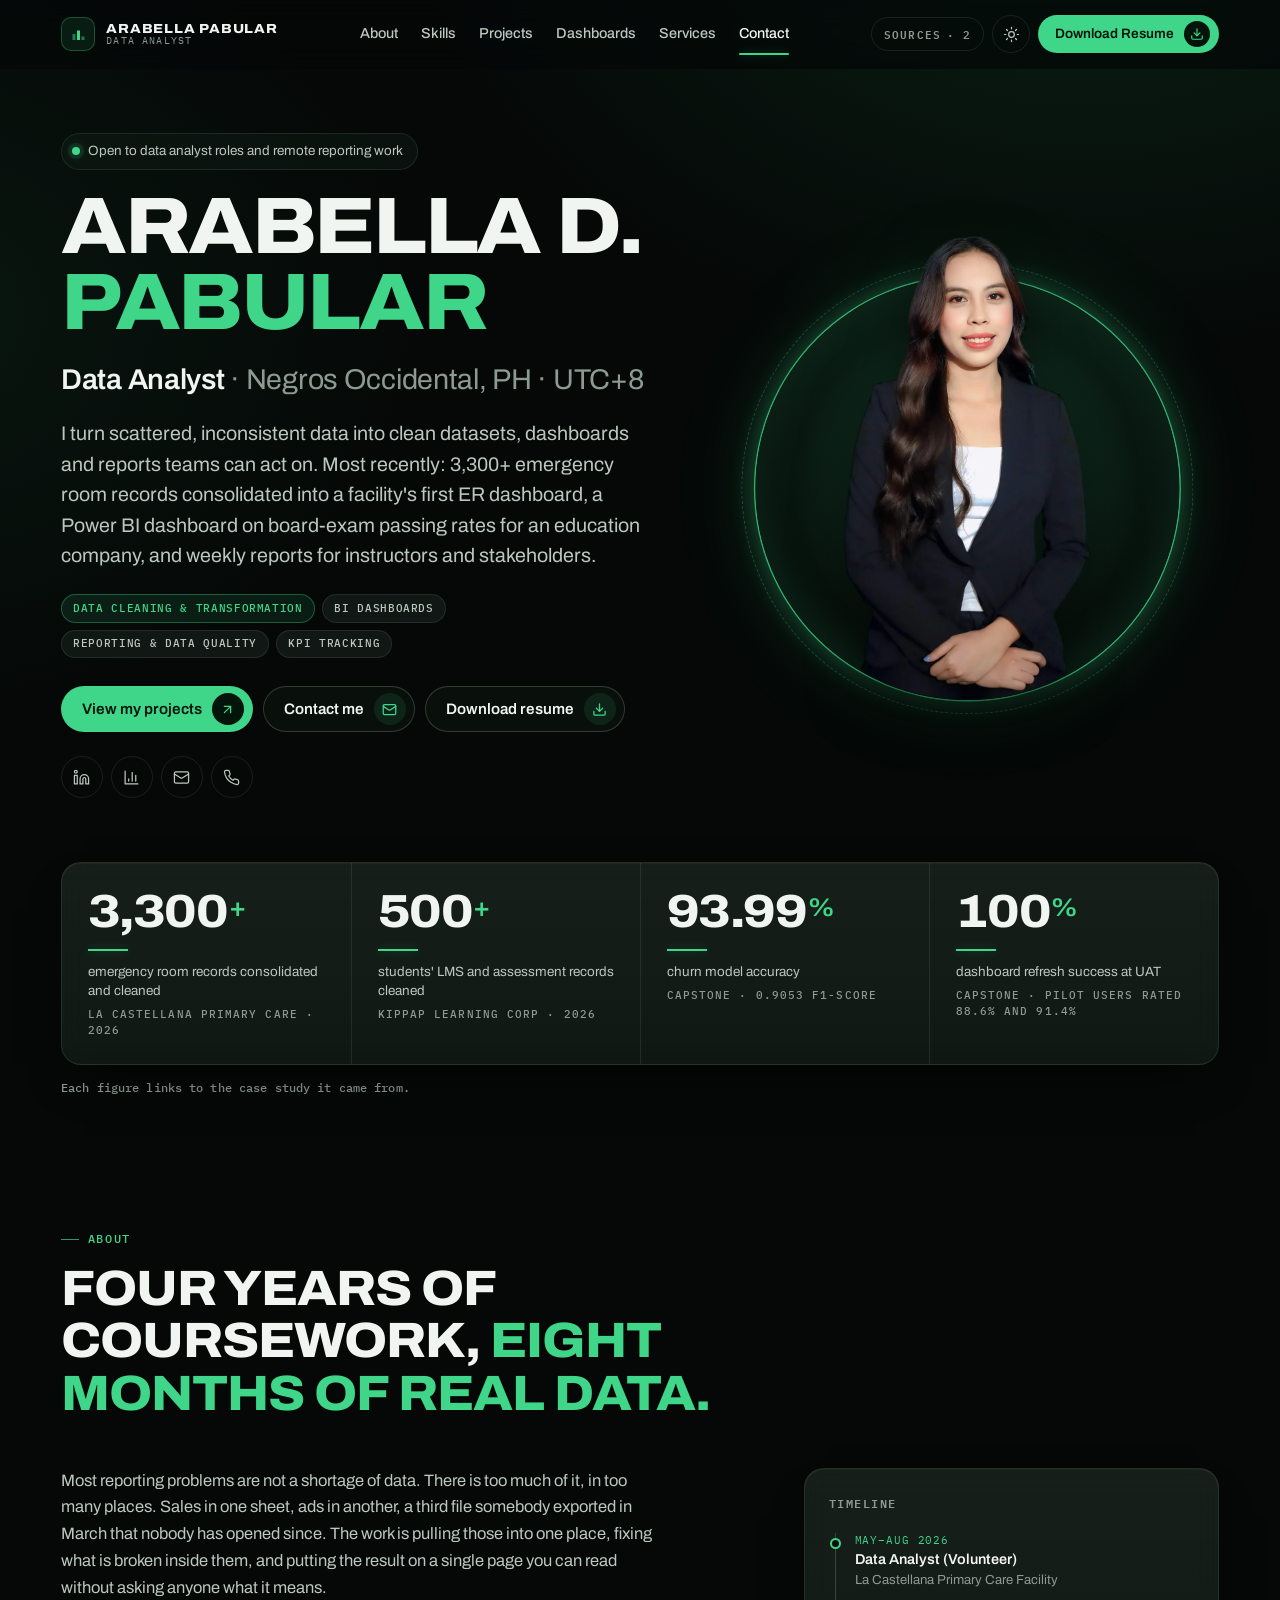
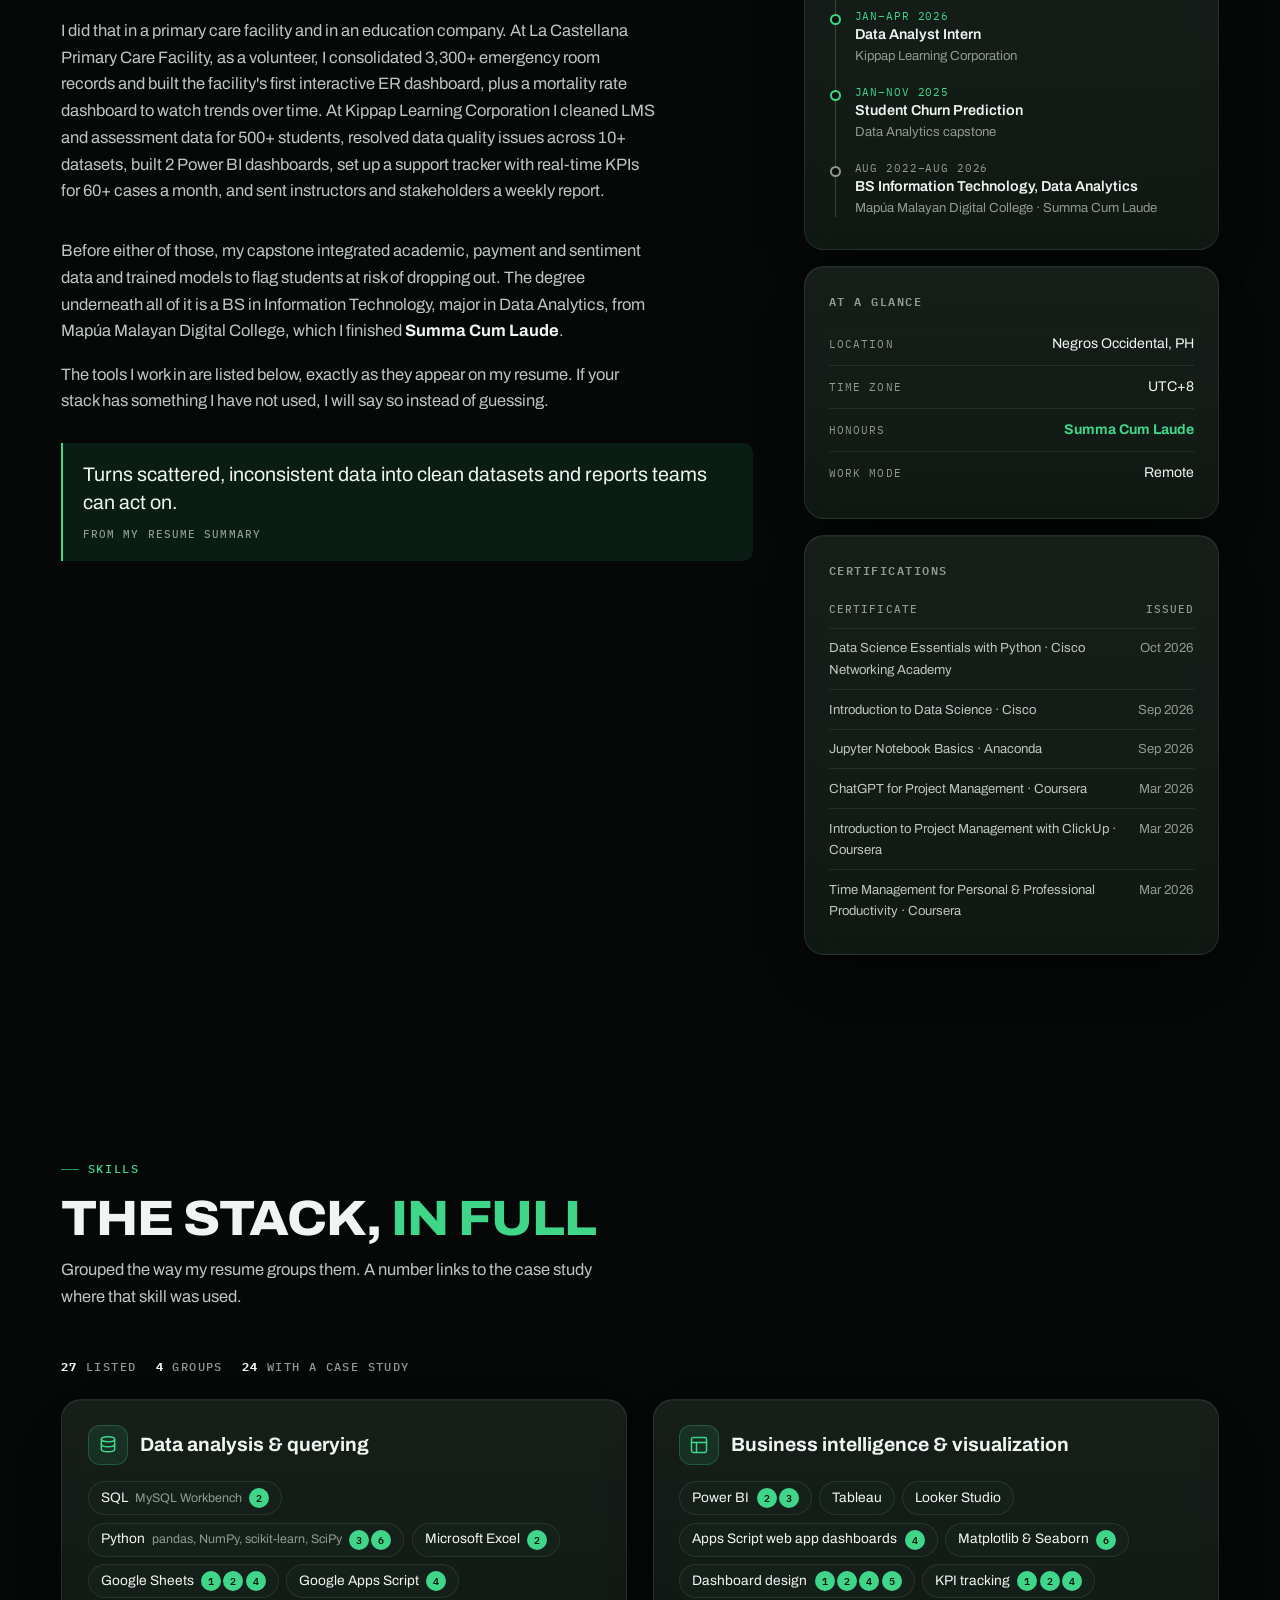
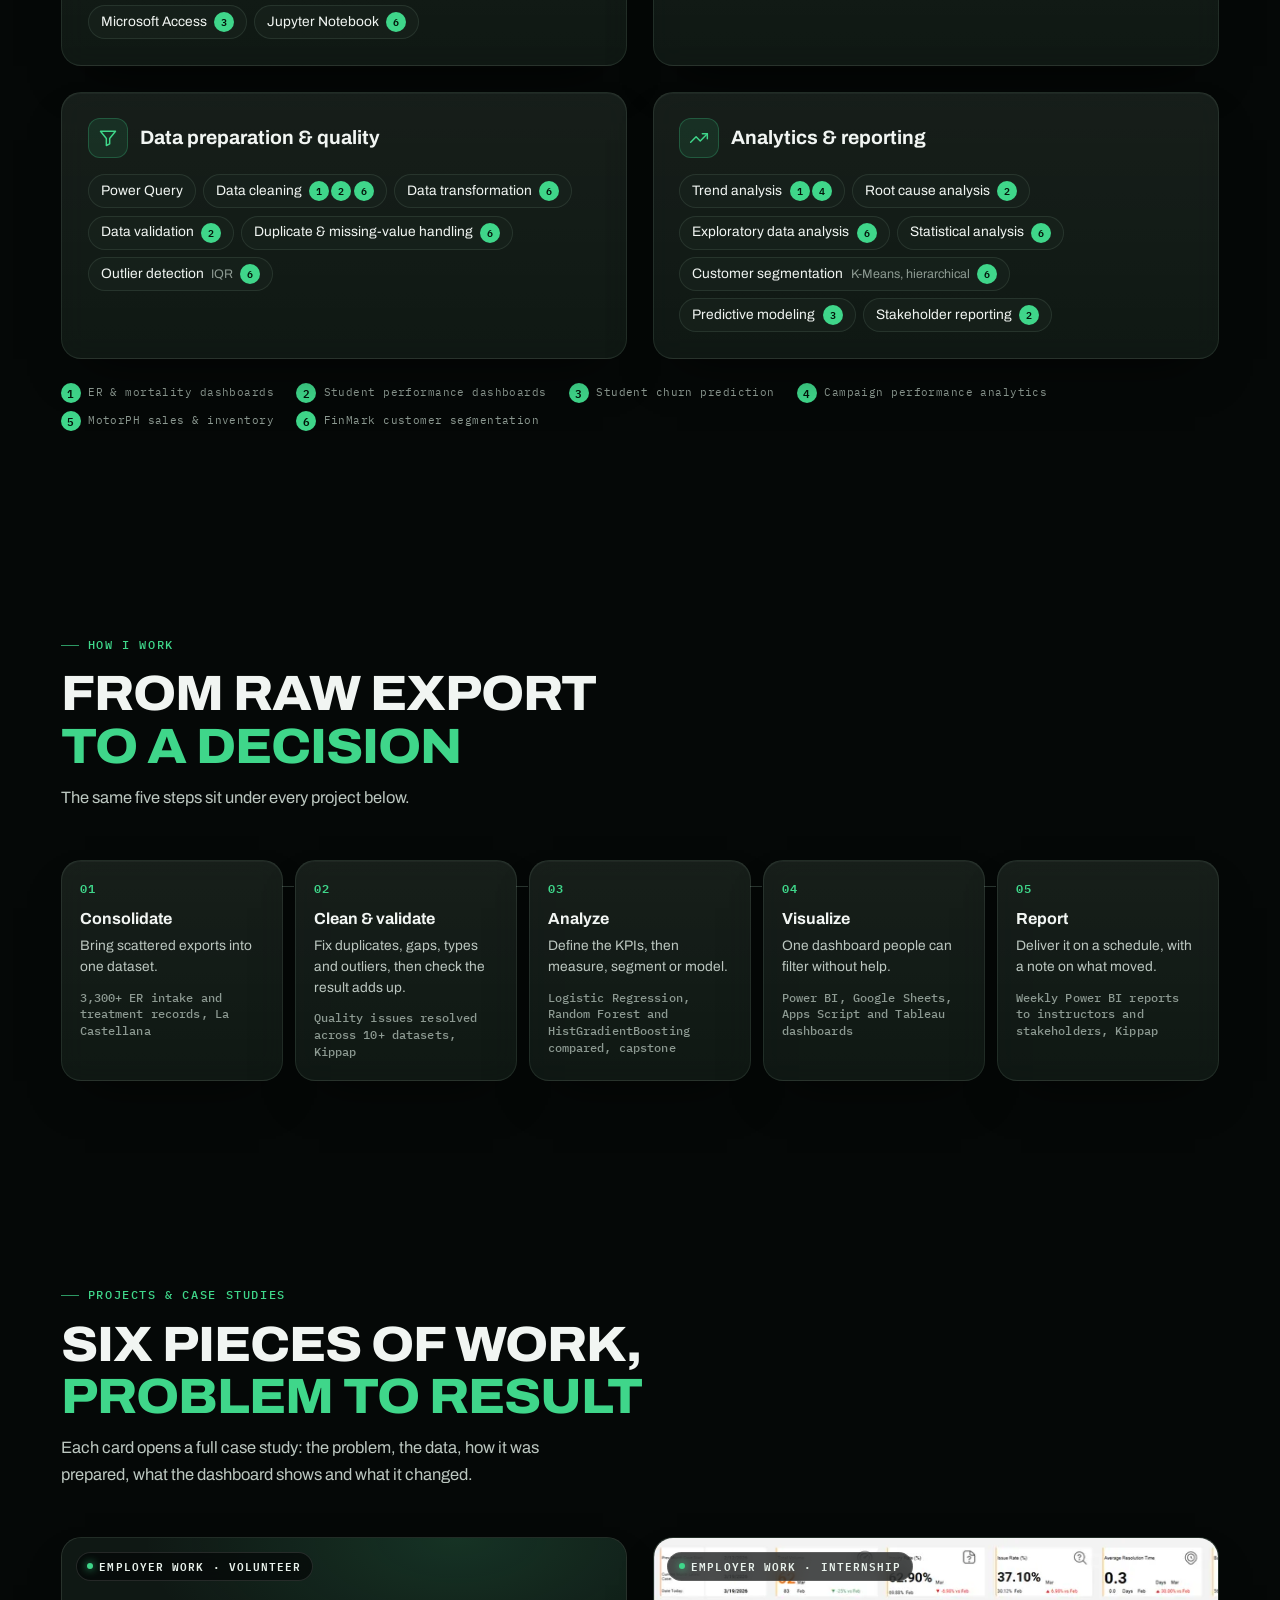
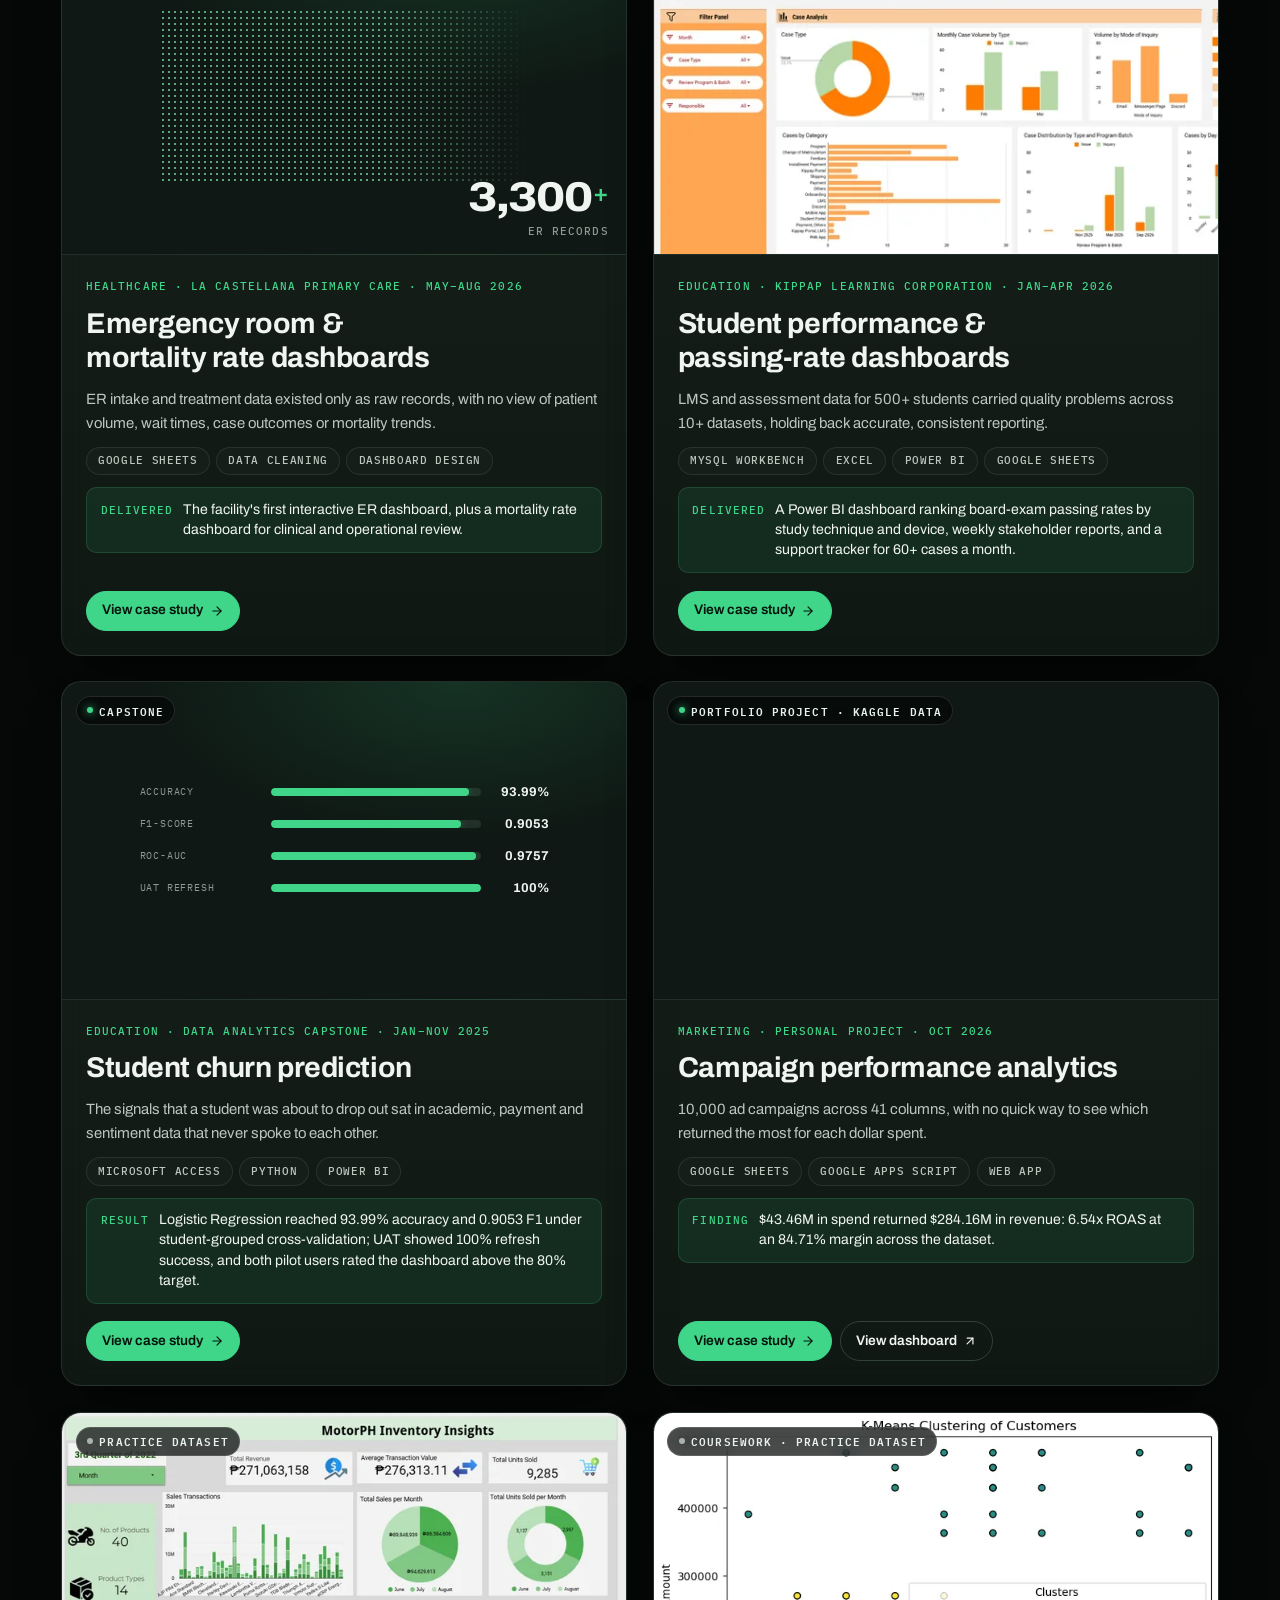
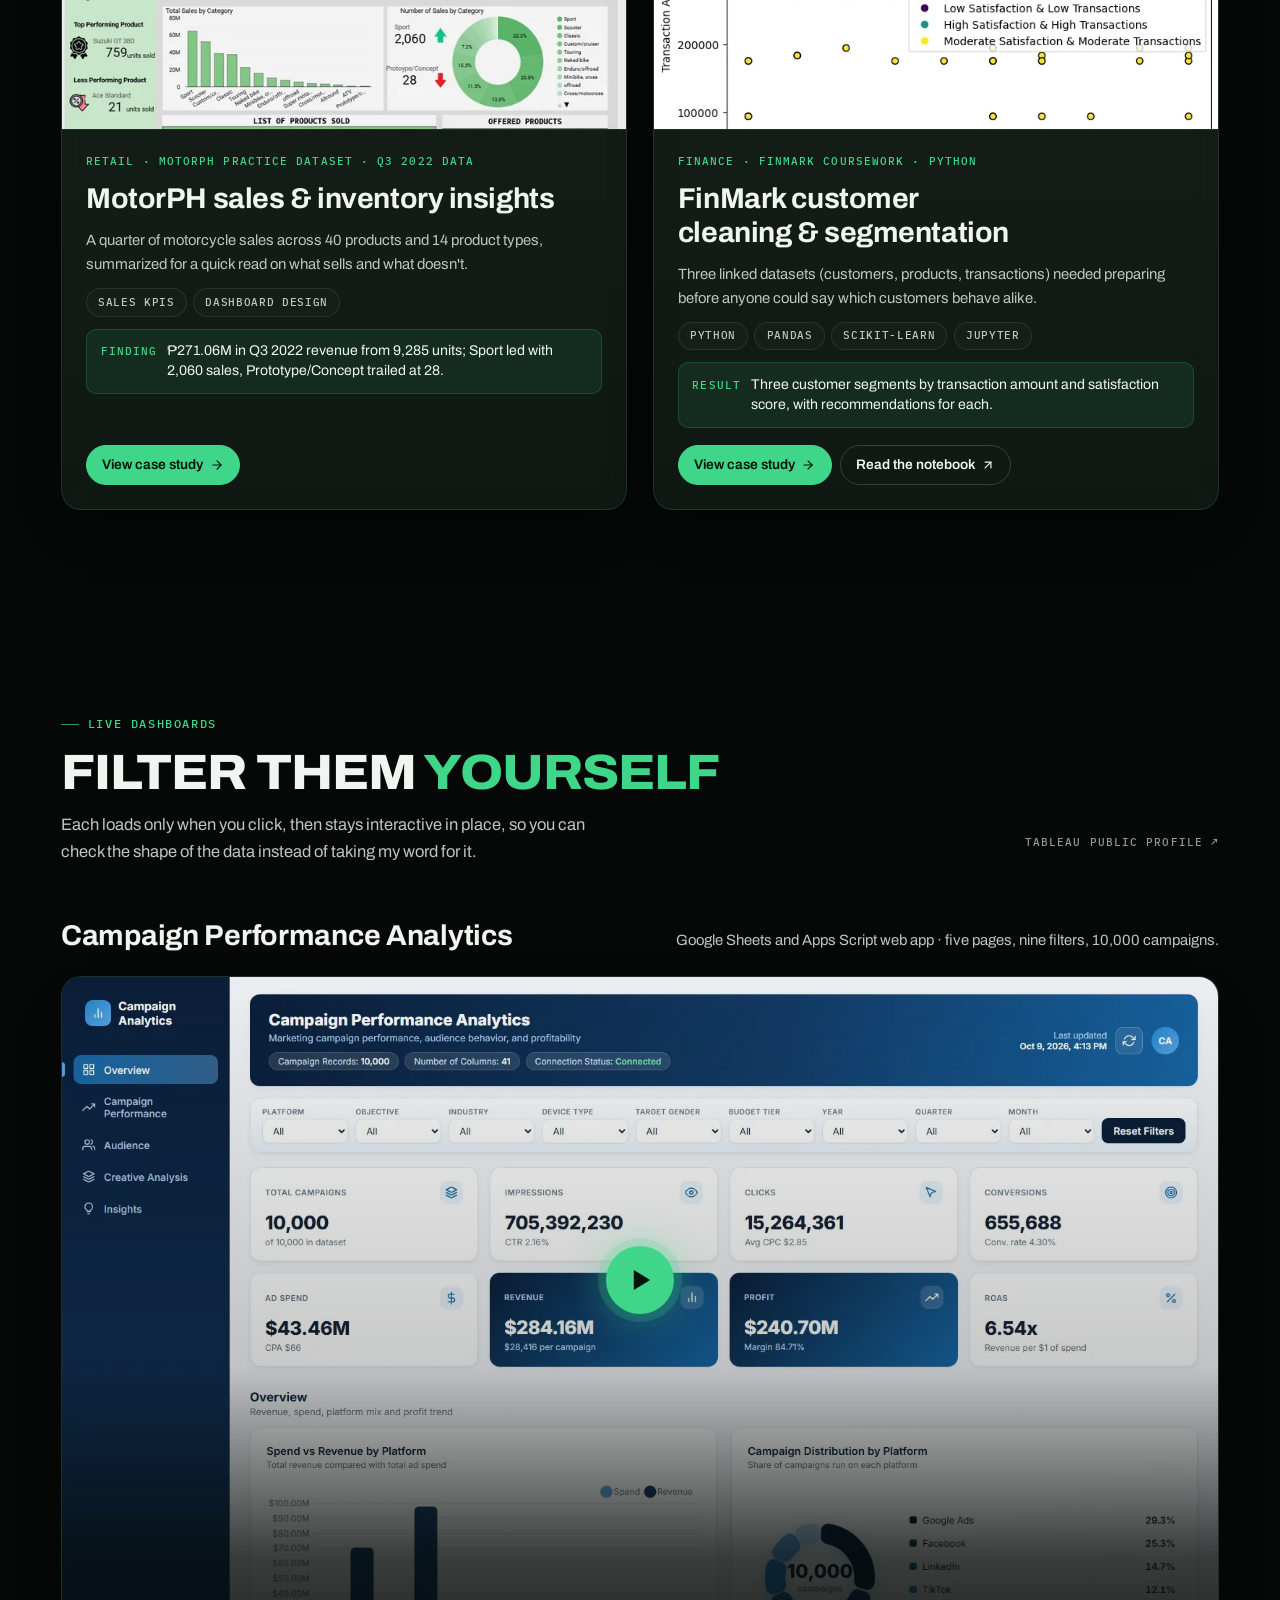
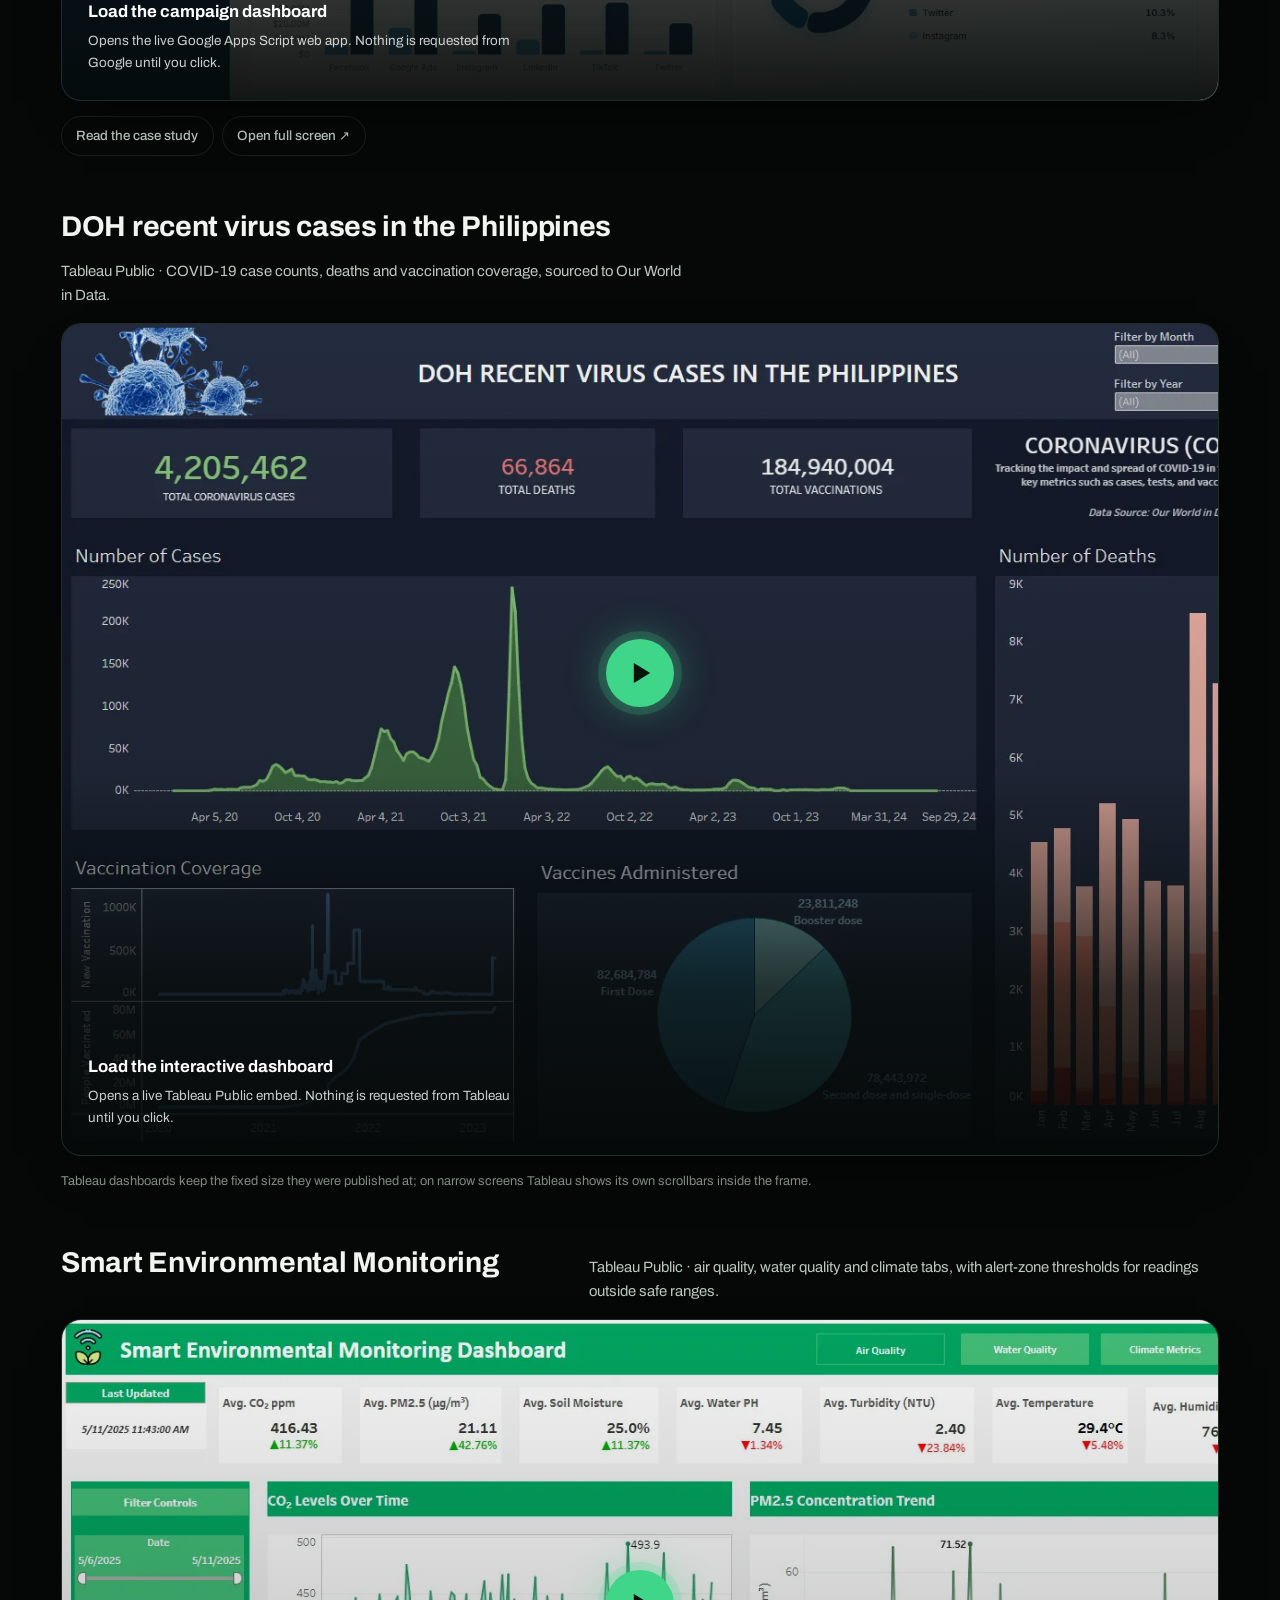
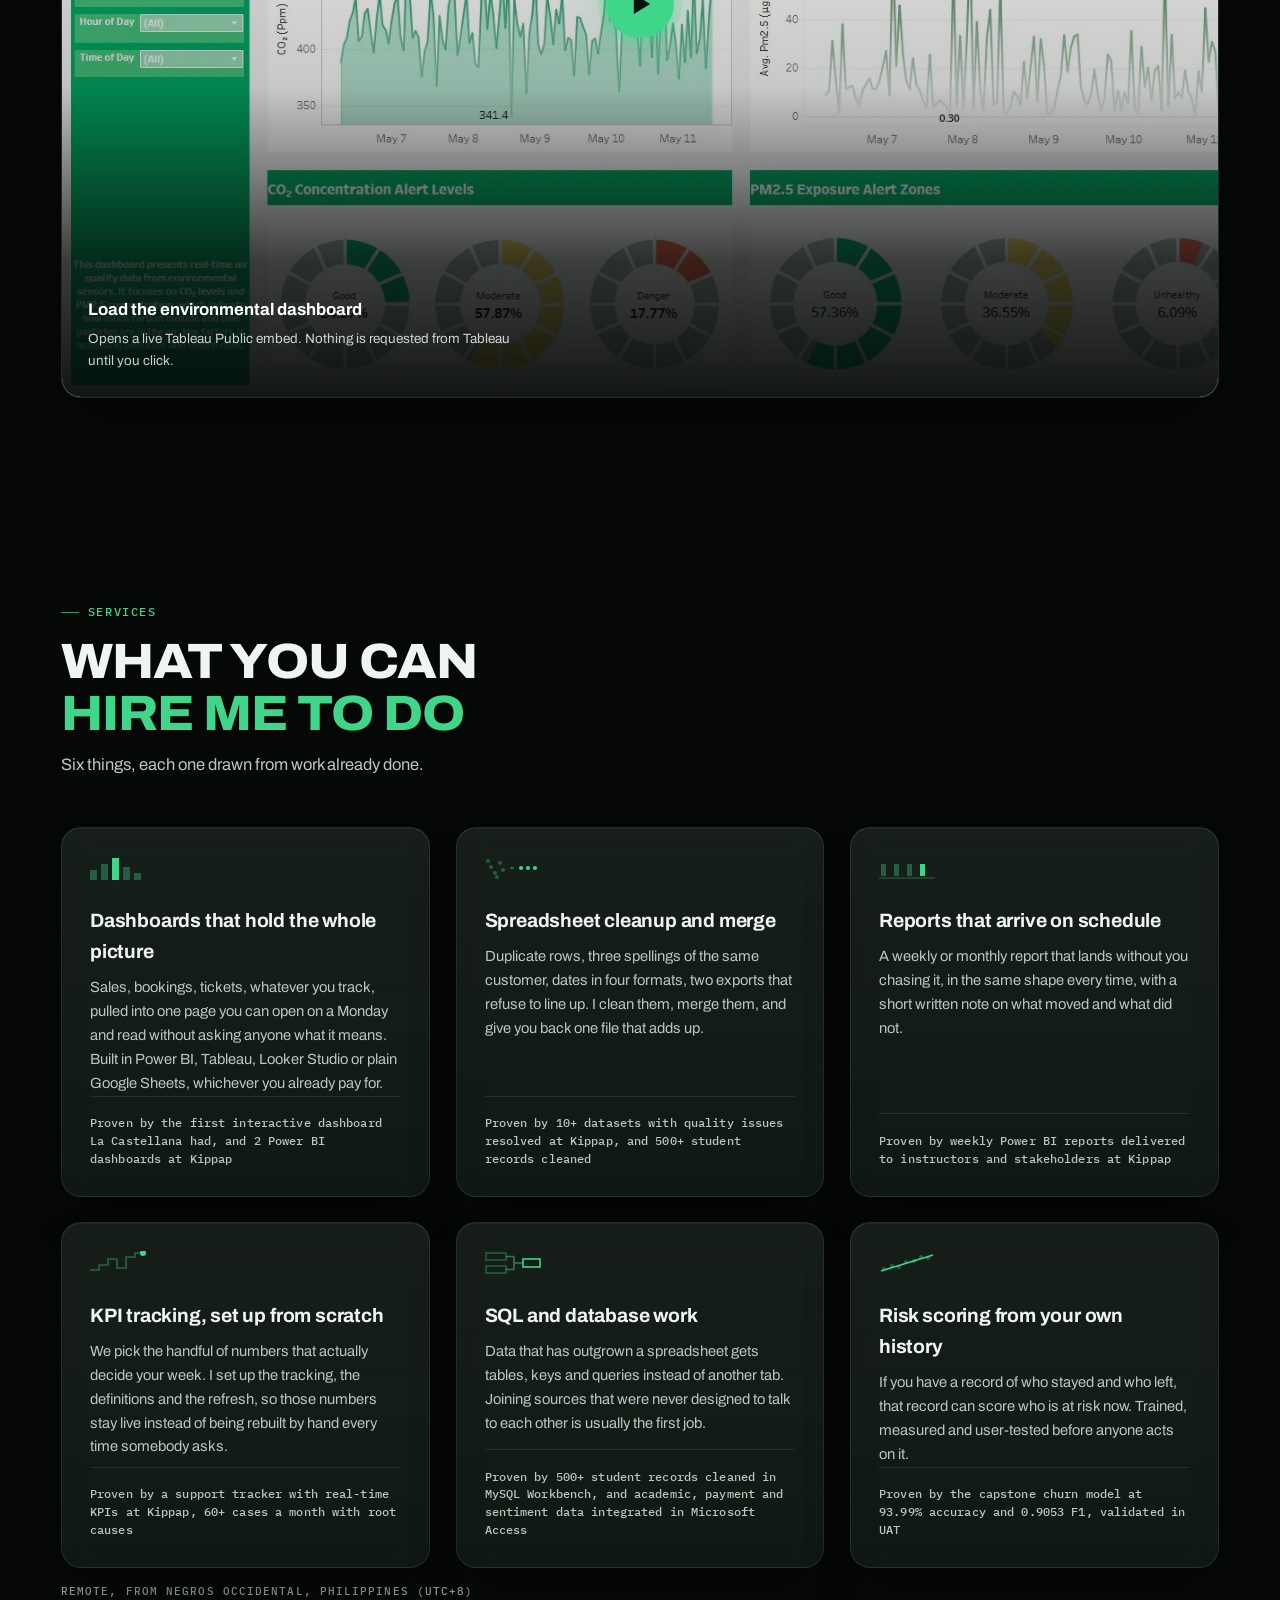
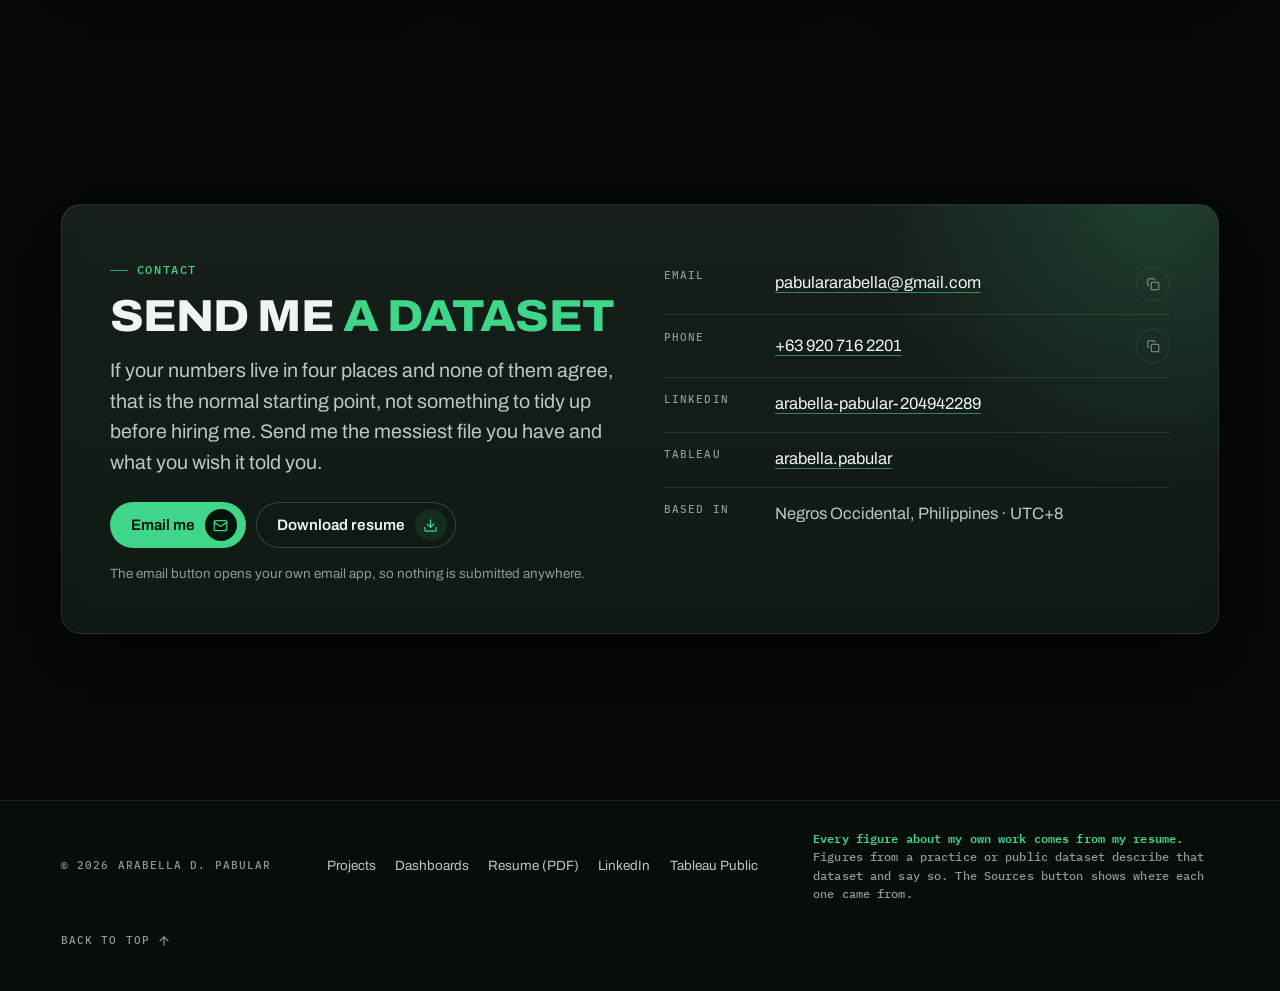
<file: index.html>
<!doctype html>
<html lang="en">
<head>
<meta charset="utf-8">
<meta name="viewport" content="width=device-width,initial-scale=1">
<title>Arabella D. Pabular — Data Analyst</title>
<meta name="description" content="Data Analyst in Negros Occidental, Philippines. Data cleaning and transformation, BI dashboards and recurring reporting in Power BI, SQL, Excel, Google Sheets, Python and Tableau.">
<meta name="author" content="Arabella D. Pabular">
<meta name="robots" content="index, follow, max-image-preview:large">
<meta name="color-scheme" content="dark light">
<meta name="theme-color" content="#050807">
<meta property="og:type" content="profile">
<meta property="og:site_name" content="Arabella D. Pabular">
<meta property="og:locale" content="en_PH">
<meta property="profile:first_name" content="Arabella">
<meta property="profile:last_name" content="Pabular">
<meta property="og:title" content="Arabella D. Pabular — Data Analyst">
<meta property="og:description" content="Dashboards, data cleaning and recurring KPI reporting. 3,300+ ER records consolidated, 500+ student records cleaned, a churn model at 93.99% accuracy.">
<link rel="canonical" href="https://aetherbella.github.io/">
<meta property="og:url" content="https://aetherbella.github.io/">
<meta property="og:image" content="https://aetherbella.github.io/assets/img/og.png">
<meta property="og:image:width" content="1200">
<meta property="og:image:height" content="630">
<meta property="og:image:alt" content="Arabella D. Pabular, Data Analyst. 3,300+ emergency room records analyzed, 500+ students' records cleaned, 93.99% predictive model accuracy, 100% dashboard refresh success at UAT.">
<meta name="twitter:card" content="summary_large_image">
<script>!function(){try{var d=document.documentElement;d.classList.add("js");var t=localStorage.getItem("apab-theme");("dark"===t||"light"===t)&&d.setAttribute("data-theme",t);"on"===localStorage.getItem("apab-sources")&&d.classList.add("sources-on")}catch(e){}}()</script>
<link rel="preconnect" href="https://fonts.googleapis.com">
<link rel="preconnect" href="https://fonts.gstatic.com" crossorigin>
<link rel="stylesheet" href="https://fonts.googleapis.com/css2?family=Archivo:wdth,wght@62..125,400..900&family=IBM+Plex+Mono:wght@400;500;600&display=swap">
<link rel="stylesheet" href="assets/css/site.css">
<link rel="preload" as="image" type="image/webp" href="assets/img/portrait/arabella-cutout.webp" imagesrcset="assets/img/portrait/arabella-cutout.webp 720w, assets/img/portrait/arabella-cutout@2x.webp 1080w" imagesizes="(max-width: 960px) 360px, 460px">
<link rel="icon" href="assets/img/favicon.svg" type="image/svg+xml">
<link rel="icon" href="assets/img/icon-180.png" sizes="180x180" type="image/png">
<link rel="apple-touch-icon" href="assets/img/icon-180.png">
<script type="application/ld+json">{
  "@context": "https://schema.org",
  "@type": "ProfilePage",
  "dateModified": "2026-10-09",
  "mainEntity": {
    "@type": "Person",
    "name": "Arabella D. Pabular",
    "givenName": "Arabella",
    "familyName": "Pabular",
    "jobTitle": "Data Analyst",
    "image": "https://aetherbella.github.io/assets/img/arabella.jpg",
    "description": "Data Analyst in Negros Occidental, Philippines. Cleans and consolidates spreadsheet and database exports, and builds dashboards and recurring KPI reports in Power BI, Tableau, Looker Studio, SQL, Python and Google Sheets.",
    "email": "mailto:pabulararabella@gmail.com",
    "telephone": "+63-920-716-2201",
    "address": { "@type": "PostalAddress", "addressRegion": "Negros Occidental", "addressCountry": "PH" },
    "award": "Summa Cum Laude",
    "alumniOf": { "@type": "CollegeOrUniversity", "name": "Mapúa Malayan Digital College" },
    "hasCredential": {
      "@type": "EducationalOccupationalCredential",
      "name": "Bachelor of Science in Information Technology, Major in Data Analytics",
      "credentialCategory": "degree",
      "educationalLevel": "Bachelor's degree",
      "recognizedBy": { "@type": "CollegeOrUniversity", "name": "Mapúa Malayan Digital College" }
    },
    "hasOccupation": {
      "@type": "Occupation",
      "name": "Data Analyst",
      "occupationalCategory": "Data Analyst",
      "skills": "Dashboard design, data cleaning, data transformation, data validation, SQL, Power BI, Power Query, Tableau, Looker Studio, Python, Google Apps Script, recurring KPI reporting"
    },
    "sameAs": [
      "https://www.linkedin.com/in/arabella-pabular-204942289",
      "https://public.tableau.com/app/profile/arabella.pabular"
    ],
    "knowsAbout": ["Power BI", "Power Query", "Tableau", "Looker Studio", "Google Sheets", "Google Apps Script", "Microsoft Excel", "SQL", "MySQL Workbench", "Microsoft Access", "Python", "Data Cleaning", "Data Transformation", "Data Validation", "Dashboard Design", "Predictive Modeling", "KPI Reporting"]
  }
}</script>
</head>
<body>
<a class="skip" href="#main">Skip to content</a>
<svg width="0" height="0" style="position:absolute" aria-hidden="true" focusable="false"><defs>
  <g id="i-mail"><rect width="20" height="16" x="2" y="4" rx="2"/><path d="m22 7-8.97 5.7a1.94 1.94 0 0 1-2.06 0L2 7"/></g>
  <g id="i-phone"><path d="M22 16.92v3a2 2 0 0 1-2.18 2 19.79 19.79 0 0 1-8.63-3.07 19.5 19.5 0 0 1-6-6 19.79 19.79 0 0 1-3.07-8.67A2 2 0 0 1 4.11 2h3a2 2 0 0 1 2 1.72 12.84 12.84 0 0 0 .7 2.81 2 2 0 0 1-.45 2.11L8.09 9.91a16 16 0 0 0 6 6l1.27-1.27a2 2 0 0 1 2.11-.45 12.84 12.84 0 0 0 2.81.7A2 2 0 0 1 22 16.92z"/></g>
  <g id="i-linkedin"><path d="M16 8a6 6 0 0 1 6 6v7h-4v-7a2 2 0 0 0-4 0v7h-4v-7a6 6 0 0 1 6-6z"/><rect width="4" height="12" x="2" y="9"/><circle cx="4" cy="4" r="2"/></g>
  <g id="i-chart"><path d="M3 3v18h18"/><path d="M18 17V9"/><path d="M13 17V5"/><path d="M8 17v-3"/></g>
  <g id="i-download"><path d="M12 15V3"/><path d="M21 15v4a2 2 0 0 1-2 2H5a2 2 0 0 1-2-2v-4"/><path d="m7 10 5 5 5-5"/></g>
  <g id="i-sun"><circle cx="12" cy="12" r="4"/><path d="M12 2v2M12 20v2M4.93 4.93l1.41 1.41M17.66 17.66l1.41 1.41M2 12h2M20 12h2M6.34 17.66l-1.41 1.41M19.07 4.93l-1.41 1.41"/></g>
  <g id="i-moon"><path d="M12 3a6 6 0 0 0 9 9 9 9 0 1 1-9-9Z"/></g>
  <g id="i-menu"><path d="M4 6h16M4 12h16M4 18h16"/></g>
  <g id="i-close"><path d="M18 6 6 18M6 6l12 12"/></g>
  <g id="i-copy"><rect width="13" height="13" x="9" y="9" rx="2"/><path d="M5 15a2 2 0 0 1-2-2V5a2 2 0 0 1 2-2h8a2 2 0 0 1 2 2"/></g>
  <g id="i-check"><path d="M20 6 9 17l-5-5"/></g>
  <g id="i-upright"><path d="M7 17 17 7"/><path d="M7 7h10v10"/></g>
  <g id="i-right"><path d="M5 12h14"/><path d="m12 5 7 7-7 7"/></g>
  <g id="i-up"><path d="M12 19V5"/><path d="m5 12 7-7 7 7"/></g>
  <g id="i-play"><path d="M5 3.5v17l14-8.5z"/></g>
  <g id="i-db"><ellipse cx="12" cy="5" rx="8" ry="3"/><path d="M4 5v6c0 1.66 3.58 3 8 3s8-1.34 8-3V5"/><path d="M4 11v6c0 1.66 3.58 3 8 3s8-1.34 8-3v-6"/></g>
  <g id="i-layout"><rect width="18" height="18" x="3" y="3" rx="2"/><path d="M3 9h18M9 21V9"/></g>
  <g id="i-filter"><path d="M3 4h18l-7 8.5V19l-4 2v-8.5z"/></g>
  <g id="i-trend"><path d="m22 7-8.5 8.5-5-5L2 17"/><path d="M16 7h6v6"/></g>
</defs></svg>
<div class="progress" id="progress" aria-hidden="true"></div>

<div class="page">
<header class="nav" id="nav">
  <div class="shell nav-inner">
    <a class="brand" href="#home">
      <span class="brand-mark" aria-hidden="true"><svg width="16" height="16" viewBox="0 0 16 16" fill="none"><rect x="2.5" y="8" width="3" height="6" fill="currentColor" opacity="0.5"/><rect x="7" y="4.5" width="3" height="9.5" fill="currentColor"/><rect x="11.5" y="10.5" width="3" height="3.5" fill="currentColor" opacity="0.5"/></svg></span>
      <span class="brand-name"><b>Arabella Pabular</b><span>Data Analyst</span></span>
      <span class="vh">, back to top</span>
    </a>
    <nav class="nav-links" id="navlinks" aria-label="Sections">
      <a href="#about">About</a>
      <a href="#skills">Skills</a>
      <a href="#projects">Projects</a>
      <a href="#dashboards">Dashboards</a>
      <a href="#services">Services</a>
      <a href="#contact">Contact</a>
      <span class="nav-ind" id="navind" aria-hidden="true"></span>
    </nav>
    <div class="nav-tools">
      <button class="pill" id="sources" type="button" aria-pressed="false" title="Show where every figure on this page comes from">Sources<span class="n" id="sources-n"></span></button>
      <button class="icon-btn" id="theme" type="button" aria-label="Switch to light theme"><svg width="17" height="17" viewBox="0 0 24 24" fill="none" stroke="currentColor" stroke-width="1.75" stroke-linecap="round" stroke-linejoin="round" aria-hidden="true"><use href="#i-sun" id="theme-icon"/></svg></button>
      <a class="btn btn-primary btn--sm" href="assets/docs/Arabella-Pabular-Data-Analyst-Resume.pdf" download><span><span class="cv-long">Download </span>Resume</span><span class="ico" aria-hidden="true"><svg width="14" height="14" viewBox="0 0 24 24" fill="none" stroke="currentColor" stroke-width="2" stroke-linecap="round" stroke-linejoin="round"><use href="#i-download"/></svg></span></a>
      <button class="icon-btn nav-toggle" id="navtoggle" type="button" aria-expanded="false" aria-controls="navlinks" aria-label="Open menu"><svg width="18" height="18" viewBox="0 0 24 24" fill="none" stroke="currentColor" stroke-width="1.75" stroke-linecap="round" stroke-linejoin="round" aria-hidden="true"><use href="#i-menu" id="navtoggle-icon"/></svg></button>
    </div>
  </div>
</header>

<main id="main" tabindex="-1">

<section id="home" class="hero">
  <div class="shell hero-grid">
    <div class="hero-text">
      <p class="hero-tag"><span class="dot" aria-hidden="true"></span>Open to data analyst roles and remote reporting work</p>
      <h1 class="hero-name">Arabella D. <span class="accent">Pabular</span></h1>
      <p class="hero-role">Data Analyst <span>· Negros Occidental, PH · UTC+8</span></p>
      <p class="lede hero-para">I turn scattered, inconsistent data into clean datasets, dashboards and reports teams can act on. Most recently: 3,300+ emergency room records consolidated into a facility's first ER dashboard, a Power BI dashboard on board-exam passing rates for an education company, and weekly reports for instructors and stakeholders.</p>
      <p class="cite"><span><span class="in">Resume · Professional summary; La Castellana Primary Care Facility, May–Aug 2026; Kippap Learning Corporation, Jan–Apr 2026.</span></span></p>
      <ul class="focus-list" aria-label="What I focus on">
        <li class="chip chip--accent">Data cleaning &amp; transformation</li>
        <li class="chip">BI dashboards</li>
        <li class="chip">Reporting &amp; data quality</li>
        <li class="chip">KPI tracking</li>
      </ul>
      <div class="hero-cta">
        <a class="btn btn-primary" href="#projects">View my projects<span class="ico" aria-hidden="true"><svg width="15" height="15" viewBox="0 0 24 24" fill="none" stroke="currentColor" stroke-width="2" stroke-linecap="round" stroke-linejoin="round"><use href="#i-upright"/></svg></span></a>
        <a class="btn btn-ghost" href="#contact">Contact me<span class="ico" aria-hidden="true"><svg width="15" height="15" viewBox="0 0 24 24" fill="none" stroke="currentColor" stroke-width="2" stroke-linecap="round" stroke-linejoin="round"><use href="#i-mail"/></svg></span></a>
        <a class="btn btn-ghost" href="assets/docs/Arabella-Pabular-Data-Analyst-Resume.pdf" download>Download resume<span class="ico" aria-hidden="true"><svg width="15" height="15" viewBox="0 0 24 24" fill="none" stroke="currentColor" stroke-width="2" stroke-linecap="round" stroke-linejoin="round"><use href="#i-download"/></svg></span></a>
      </div>
      <div class="hero-links">
        <a href="https://www.linkedin.com/in/arabella-pabular-204942289" target="_blank" rel="noopener" aria-label="LinkedIn profile (opens in a new tab)"><svg width="17" height="17" viewBox="0 0 24 24" fill="none" stroke="currentColor" stroke-width="1.75" stroke-linecap="round" stroke-linejoin="round" aria-hidden="true"><use href="#i-linkedin"/></svg></a>
        <a href="https://public.tableau.com/app/profile/arabella.pabular" target="_blank" rel="noopener" aria-label="Tableau Public profile (opens in a new tab)"><svg width="17" height="17" viewBox="0 0 24 24" fill="none" stroke="currentColor" stroke-width="1.75" stroke-linecap="round" stroke-linejoin="round" aria-hidden="true"><use href="#i-chart"/></svg></a>
        <a href="mailto:pabulararabella@gmail.com" aria-label="Email Arabella"><svg width="17" height="17" viewBox="0 0 24 24" fill="none" stroke="currentColor" stroke-width="1.75" stroke-linecap="round" stroke-linejoin="round" aria-hidden="true"><use href="#i-mail"/></svg></a>
        <a href="tel:+639207162201" aria-label="Call Arabella"><svg width="17" height="17" viewBox="0 0 24 24" fill="none" stroke="currentColor" stroke-width="1.75" stroke-linecap="round" stroke-linejoin="round" aria-hidden="true"><use href="#i-phone"/></svg></a>
      </div>
    </div>
    <div class="hero-figure">
      <div class="portrait-stage">
        <span class="ring" aria-hidden="true"></span>
        <picture>
          <source type="image/webp" srcset="assets/img/portrait/arabella-cutout.webp 720w, assets/img/portrait/arabella-cutout@2x.webp 1080w" sizes="(max-width: 960px) 360px, 460px">
          <img class="portrait" src="assets/img/portrait/arabella-cutout.png" width="720" height="1351" alt="Arabella D. Pabular, Data Analyst, in a black blazer" fetchpriority="high" decoding="async">
        </picture>
      </div>
    </div>
  </div>
</section>

<section class="stats" id="stats" aria-label="Headline figures">
  <div class="shell">
    <div class="stats-inner glass">
      <a class="stat" href="projects/er-mortality-dashboards.html"><span class="num">3,300<span class="u">+</span></span><span class="bar"></span><span class="lab">emergency room records consolidated and cleaned</span><span class="src micro">La Castellana Primary Care · 2026</span></a>
      <a class="stat" href="projects/student-performance-dashboards.html"><span class="num">500<span class="u">+</span></span><span class="bar"></span><span class="lab">students' LMS and assessment records cleaned</span><span class="src micro">Kippap Learning Corp · 2026</span></a>
      <a class="stat" href="projects/student-churn-prediction.html"><span class="num">93.99<span class="u">%</span></span><span class="bar"></span><span class="lab">churn model accuracy</span><span class="src micro">Capstone · 0.9053 F1-score</span></a>
      <a class="stat" href="projects/student-churn-prediction.html"><span class="num">100<span class="u">%</span></span><span class="bar"></span><span class="lab">dashboard refresh success at UAT</span><span class="src micro">Capstone · pilot users rated 88.6% and 91.4%</span></a>
    </div>
    <p class="stats-foot micro">Each figure links to the case study it came from.</p>
  </div>
</section>

<section id="about" class="section">
  <div class="shell">
    <div class="s-head" data-reveal>
      <span class="eyebrow">About</span>
      <h2 class="s-title">Four years of coursework, <span class="accent">eight months of real data.</span></h2>
    </div>
    <div class="about-grid">
      <div data-reveal>
        <div class="prose">
          <p>Most reporting problems are not a shortage of data. There is too much of it, in too many places. Sales in one sheet, ads in another, a third file somebody exported in March that nobody has opened since. The work is pulling those into one place, fixing what is broken inside them, and putting the result on a single page you can read without asking anyone what it means.</p>
          <p>I did that in a primary care facility and in an education company. At La Castellana Primary Care Facility, as a volunteer, I consolidated 3,300+ emergency room records and built the facility's first interactive ER dashboard, plus a mortality rate dashboard to watch trends over time. At Kippap Learning Corporation I cleaned LMS and assessment data for 500+ students, resolved data quality issues across 10+ datasets, built 2 Power BI dashboards, set up a support tracker with real-time KPIs for 60+ cases a month, and sent instructors and stakeholders a weekly report.</p>
          <p class="cite"><span><span class="in">Resume · Experience: La Castellana bullets 1–3, Kippap bullets 1–6.</span></span></p>
          <p>Before either of those, my capstone integrated academic, payment and sentiment data and trained models to flag students at risk of dropping out. The degree underneath all of it is a BS in Information Technology, major in Data Analytics, from Mapúa Malayan Digital College, which I finished <b>Summa Cum Laude</b>.</p>
          <p>The tools I work in are listed below, exactly as they appear on my resume. If your stack has something I have not used, I will say so instead of guessing.</p>
        </div>
        <blockquote class="pullquote">Turns scattered, inconsistent data into clean datasets and reports teams can act on. <cite class="micro">From my resume summary</cite></blockquote>
      </div>
      <aside data-reveal>
        <div class="side-card glass">
          <h3>Timeline</h3>
          <ol class="timeline">
            <li><a href="projects/er-mortality-dashboards.html"><span class="when">May–Aug 2026</span><span class="what">Data Analyst (Volunteer)</span><span class="where">La Castellana Primary Care Facility</span></a></li>
            <li><a href="projects/student-performance-dashboards.html"><span class="when">Jan–Apr 2026</span><span class="what">Data Analyst Intern</span><span class="where">Kippap Learning Corporation</span></a></li>
            <li><a href="projects/student-churn-prediction.html"><span class="when">Jan–Nov 2025</span><span class="what">Student Churn Prediction</span><span class="where">Data Analytics capstone</span></a></li>
            <li class="is-degree"><span class="when">Aug 2022–Aug 2026</span><span class="what">BS Information Technology, Data Analytics</span><span class="where">Mapúa Malayan Digital College · Summa Cum Laude</span></li>
          </ol>
        </div>
        <div class="side-card glass">
          <h3>At a glance</h3>
          <dl class="ledger">
            <div><dt>Location</dt><dd>Negros Occidental, PH</dd></div>
            <div><dt>Time zone</dt><dd>UTC+8</dd></div>
            <div class="hi"><dt>Honours</dt><dd>Summa Cum Laude</dd></div>
            <div><dt>Work mode</dt><dd>Remote</dd></div>
          </dl>
        </div>
        <div class="side-card glass">
          <table class="certs">
            <caption><h3>Certifications</h3></caption>
            <thead><tr><th scope="col">Certificate</th><th scope="col">Issued</th></tr></thead>
            <tbody>
              <tr><td>Data Science Essentials with Python · Cisco Networking Academy</td><td>Oct 2026</td></tr>
              <tr><td>Introduction to Data Science · Cisco</td><td>Sep 2026</td></tr>
              <tr><td>Jupyter Notebook Basics · Anaconda</td><td>Sep 2026</td></tr>
              <tr><td>ChatGPT for Project Management · Coursera</td><td>Mar 2026</td></tr>
              <tr><td>Introduction to Project Management with ClickUp · Coursera</td><td>Mar 2026</td></tr>
              <tr><td>Time Management for Personal &amp; Professional Productivity · Coursera</td><td>Mar 2026</td></tr>
            </tbody>
          </table>
        </div>
      </aside>
    </div>
  </div>
</section>

<section id="skills" class="section">
  <div class="shell">
    <div class="s-head" data-reveal>
      <span class="eyebrow">Skills</span>
      <h2 class="s-title">The stack, <span class="accent">in full</span></h2>
      <p class="s-stand">Grouped the way my resume groups them. A number links to the case study where that skill was used.</p>
    </div>
    <p class="counts mono"><span><b id="c-listed">27</b> listed</span> <span><b id="c-groups">4</b> groups</span> <span><b id="c-cases">24</b> with a case study</span></p>
    <div class="skill-grid">
      <div class="skillgroup glass" data-reveal>
        <div class="skillgroup-head"><span class="skillgroup-ico" aria-hidden="true"><svg width="20" height="20" viewBox="0 0 24 24" fill="none" stroke="currentColor" stroke-width="1.75" stroke-linecap="round" stroke-linejoin="round"><use href="#i-db"/></svg></span><h3>Data analysis &amp; querying</h3></div>
        <ul>
          <li>SQL <small>MySQL Workbench</small><span class="fn"><a href="projects/student-performance-dashboards.html" aria-label="Case study 2">2</a></span></li>
          <li>Python <small>pandas, NumPy, scikit-learn, SciPy</small><span class="fn"><a href="projects/student-churn-prediction.html" aria-label="Case study 3">3</a><a href="projects/finmark-customer-segmentation.html" aria-label="Case study 6">6</a></span></li>
          <li>Microsoft Excel<span class="fn"><a href="projects/student-performance-dashboards.html" aria-label="Case study 2">2</a></span></li>
          <li>Google Sheets<span class="fn"><a href="projects/er-mortality-dashboards.html" aria-label="Case study 1">1</a><a href="projects/student-performance-dashboards.html" aria-label="Case study 2">2</a><a href="projects/campaign-performance-analytics.html" aria-label="Case study 4">4</a></span></li>
          <li>Google Apps Script<span class="fn"><a href="projects/campaign-performance-analytics.html" aria-label="Case study 4">4</a></span></li>
          <li>Microsoft Access<span class="fn"><a href="projects/student-churn-prediction.html" aria-label="Case study 3">3</a></span></li>
          <li>Jupyter Notebook<span class="fn"><a href="projects/finmark-customer-segmentation.html" aria-label="Case study 6">6</a></span></li>
        </ul>
      </div>
      <div class="skillgroup glass" data-reveal>
        <div class="skillgroup-head"><span class="skillgroup-ico" aria-hidden="true"><svg width="20" height="20" viewBox="0 0 24 24" fill="none" stroke="currentColor" stroke-width="1.75" stroke-linecap="round" stroke-linejoin="round"><use href="#i-layout"/></svg></span><h3>Business intelligence &amp; visualization</h3></div>
        <ul>
          <li>Power BI<span class="fn"><a href="projects/student-performance-dashboards.html" aria-label="Case study 2">2</a><a href="projects/student-churn-prediction.html" aria-label="Case study 3">3</a></span></li>
          <li>Tableau</li>
          <li>Looker Studio</li>
          <li>Apps Script web app dashboards<span class="fn"><a href="projects/campaign-performance-analytics.html" aria-label="Case study 4">4</a></span></li>
          <li>Matplotlib &amp; Seaborn<span class="fn"><a href="projects/finmark-customer-segmentation.html" aria-label="Case study 6">6</a></span></li>
          <li>Dashboard design<span class="fn"><a href="projects/er-mortality-dashboards.html" aria-label="Case study 1">1</a><a href="projects/student-performance-dashboards.html" aria-label="Case study 2">2</a><a href="projects/campaign-performance-analytics.html" aria-label="Case study 4">4</a><a href="projects/motorph-sales-inventory.html" aria-label="Case study 5">5</a></span></li>
          <li>KPI tracking<span class="fn"><a href="projects/er-mortality-dashboards.html" aria-label="Case study 1">1</a><a href="projects/student-performance-dashboards.html" aria-label="Case study 2">2</a><a href="projects/campaign-performance-analytics.html" aria-label="Case study 4">4</a></span></li>
        </ul>
      </div>
      <div class="skillgroup glass" data-reveal>
        <div class="skillgroup-head"><span class="skillgroup-ico" aria-hidden="true"><svg width="20" height="20" viewBox="0 0 24 24" fill="none" stroke="currentColor" stroke-width="1.75" stroke-linecap="round" stroke-linejoin="round"><use href="#i-filter"/></svg></span><h3>Data preparation &amp; quality</h3></div>
        <ul>
          <li>Power Query</li>
          <li>Data cleaning<span class="fn"><a href="projects/er-mortality-dashboards.html" aria-label="Case study 1">1</a><a href="projects/student-performance-dashboards.html" aria-label="Case study 2">2</a><a href="projects/finmark-customer-segmentation.html" aria-label="Case study 6">6</a></span></li>
          <li>Data transformation<span class="fn"><a href="projects/finmark-customer-segmentation.html" aria-label="Case study 6">6</a></span></li>
          <li>Data validation<span class="fn"><a href="projects/student-performance-dashboards.html" aria-label="Case study 2">2</a></span></li>
          <li>Duplicate &amp; missing-value handling<span class="fn"><a href="projects/finmark-customer-segmentation.html" aria-label="Case study 6">6</a></span></li>
          <li>Outlier detection <small>IQR</small><span class="fn"><a href="projects/finmark-customer-segmentation.html" aria-label="Case study 6">6</a></span></li>
        </ul>
      </div>
      <div class="skillgroup glass" data-reveal>
        <div class="skillgroup-head"><span class="skillgroup-ico" aria-hidden="true"><svg width="20" height="20" viewBox="0 0 24 24" fill="none" stroke="currentColor" stroke-width="1.75" stroke-linecap="round" stroke-linejoin="round"><use href="#i-trend"/></svg></span><h3>Analytics &amp; reporting</h3></div>
        <ul>
          <li>Trend analysis<span class="fn"><a href="projects/er-mortality-dashboards.html" aria-label="Case study 1">1</a><a href="projects/campaign-performance-analytics.html" aria-label="Case study 4">4</a></span></li>
          <li>Root cause analysis<span class="fn"><a href="projects/student-performance-dashboards.html" aria-label="Case study 2">2</a></span></li>
          <li>Exploratory data analysis<span class="fn"><a href="projects/finmark-customer-segmentation.html" aria-label="Case study 6">6</a></span></li>
          <li>Statistical analysis<span class="fn"><a href="projects/finmark-customer-segmentation.html" aria-label="Case study 6">6</a></span></li>
          <li>Customer segmentation <small>K-Means, hierarchical</small><span class="fn"><a href="projects/finmark-customer-segmentation.html" aria-label="Case study 6">6</a></span></li>
          <li>Predictive modeling<span class="fn"><a href="projects/student-churn-prediction.html" aria-label="Case study 3">3</a></span></li>
          <li>Stakeholder reporting<span class="fn"><a href="projects/student-performance-dashboards.html" aria-label="Case study 2">2</a></span></li>
        </ul>
      </div>
    </div>
    <ul class="footnotes" aria-label="Case study numbers">
      <li><span class="m">1</span>ER &amp; mortality dashboards</li>
      <li><span class="m">2</span>Student performance dashboards</li>
      <li><span class="m">3</span>Student churn prediction</li>
      <li><span class="m">4</span>Campaign performance analytics</li>
      <li><span class="m">5</span>MotorPH sales &amp; inventory</li>
      <li><span class="m">6</span>FinMark customer segmentation</li>
    </ul>
  </div>
</section>

<section id="process" class="section" aria-labelledby="process-title">
  <div class="shell">
    <div class="s-head" data-reveal>
      <span class="eyebrow">How I work</span>
      <h2 class="s-title" id="process-title">From raw export <span class="accent">to a decision</span></h2>
      <p class="s-stand">The same five steps sit under every project below.</p>
    </div>
    <ol class="process">
      <li class="step glass" data-reveal><h3>Consolidate</h3><p>Bring scattered exports into one dataset.</p><span class="proof micro">3,300+ ER intake and treatment records, La Castellana</span></li>
      <li class="step glass" data-reveal><h3>Clean &amp; validate</h3><p>Fix duplicates, gaps, types and outliers, then check the result adds up.</p><span class="proof micro">Quality issues resolved across 10+ datasets, Kippap</span></li>
      <li class="step glass" data-reveal><h3>Analyze</h3><p>Define the KPIs, then measure, segment or model.</p><span class="proof micro">Logistic Regression, Random Forest and HistGradientBoosting compared, capstone</span></li>
      <li class="step glass" data-reveal><h3>Visualize</h3><p>One dashboard people can filter without help.</p><span class="proof micro">Power BI, Google Sheets, Apps Script and Tableau dashboards</span></li>
      <li class="step glass" data-reveal><h3>Report</h3><p>Deliver it on a schedule, with a note on what moved.</p><span class="proof micro">Weekly Power BI reports to instructors and stakeholders, Kippap</span></li>
    </ol>
  </div>
</section>

<section id="projects" class="section">
  <div class="shell">
    <div class="s-head s-head--row" data-reveal>
      <div class="s-head">
        <span class="eyebrow">Projects &amp; case studies</span>
        <h2 class="s-title">Six pieces of work, <span class="accent">problem to result</span></h2>
        <p class="s-stand">Each card opens a full case study: the problem, the data, how it was prepared, what the dashboard shows and what it changed.</p>
      </div>
    </div>
    <div class="project-grid">

      <article class="project-card glass" data-reveal>
        <div class="pc-thumb pc-thumb--gen" aria-hidden="true">
          <span class="badge">Employer work · Volunteer</span>
          <div class="gen-dots"></div>
          <div class="gen-figure"><span class="num">3,300<span class="u">+</span></span><span class="micro">ER records</span></div>
        </div>
        <div class="pc-body">
          <p class="pc-meta micro">Healthcare · La Castellana Primary Care · May–Aug 2026</p>
          <h3 class="pc-title"><a href="projects/er-mortality-dashboards.html">Emergency room &amp; mortality rate dashboards</a></h3>
          <p class="pc-problem">ER intake and treatment data existed only as raw records, with no view of patient volume, wait times, case outcomes or mortality trends.</p>
          <ul class="tags" aria-label="Tools"><li class="chip">Google Sheets</li><li class="chip">Data cleaning</li><li class="chip">Dashboard design</li></ul>
          <p class="pc-insight"><span class="micro">Delivered</span>The facility's first interactive ER dashboard, plus a mortality rate dashboard for clinical and operational review.</p>
          <div class="pc-links"><a class="link-arrow link-arrow--primary" href="projects/er-mortality-dashboards.html">View case study <svg width="14" height="14" viewBox="0 0 24 24" fill="none" stroke="currentColor" stroke-width="2" stroke-linecap="round" stroke-linejoin="round" aria-hidden="true"><use href="#i-right"/></svg></a></div>
        </div>
      </article>

      <article class="project-card glass" data-reveal>
        <div class="pc-thumb">
          <span class="badge">Employer work · Internship</span>
          <picture><source type="image/webp" srcset="assets/img/work/support-tracker.webp 700w, assets/img/work/support-tracker@2x.webp 1360w" sizes="(max-width: 760px) 92vw, 600px"><img src="assets/img/work/support-tracker.png" width="700" height="333" loading="lazy" decoding="async" alt="The Google Sheets support tracker built at Kippap, showing case volume, inquiry and issue rates, resolution time and root causes."></picture>
        </div>
        <div class="pc-body">
          <p class="pc-meta micro">Education · Kippap Learning Corporation · Jan–Apr 2026</p>
          <h3 class="pc-title"><a href="projects/student-performance-dashboards.html">Student performance &amp; passing-rate dashboards</a></h3>
          <p class="pc-problem">LMS and assessment data for 500+ students carried quality problems across 10+ datasets, holding back accurate, consistent reporting.</p>
          <ul class="tags" aria-label="Tools"><li class="chip">MySQL Workbench</li><li class="chip">Excel</li><li class="chip">Power BI</li><li class="chip">Google Sheets</li></ul>
          <p class="pc-insight"><span class="micro">Delivered</span>A Power BI dashboard ranking board-exam passing rates by study technique and device, weekly stakeholder reports, and a support tracker for 60+ cases a month.</p>
          <div class="pc-links"><a class="link-arrow link-arrow--primary" href="projects/student-performance-dashboards.html">View case study <svg width="14" height="14" viewBox="0 0 24 24" fill="none" stroke="currentColor" stroke-width="2" stroke-linecap="round" stroke-linejoin="round" aria-hidden="true"><use href="#i-right"/></svg></a></div>
        </div>
      </article>

      <article class="project-card glass" data-reveal>
        <div class="pc-thumb pc-thumb--gen" aria-hidden="true">
          <span class="badge">Capstone</span>
          <div class="gen-bars">
            <div><span>Accuracy</span><i style="--v:93.99%"></i><b>93.99%</b></div>
            <div><span>F1-score</span><i style="--v:90.53%"></i><b>0.9053</b></div>
            <div><span>ROC-AUC</span><i style="--v:97.57%"></i><b>0.9757</b></div>
            <div><span>UAT refresh</span><i style="--v:100%"></i><b>100%</b></div>
          </div>
        </div>
        <div class="pc-body">
          <p class="pc-meta micro">Education · Data Analytics capstone · Jan–Nov 2025</p>
          <h3 class="pc-title"><a href="projects/student-churn-prediction.html">Student churn prediction</a></h3>
          <p class="pc-problem">The signals that a student was about to drop out sat in academic, payment and sentiment data that never spoke to each other.</p>
          <ul class="tags" aria-label="Tools"><li class="chip">Microsoft Access</li><li class="chip">Python</li><li class="chip">Power BI</li></ul>
          <p class="pc-insight"><span class="micro">Result</span>Logistic Regression reached 93.99% accuracy and 0.9053 F1 under student-grouped cross-validation; UAT showed 100% refresh success, and both pilot users rated the dashboard above the 80% target.</p>
          <div class="pc-links"><a class="link-arrow link-arrow--primary" href="projects/student-churn-prediction.html">View case study <svg width="14" height="14" viewBox="0 0 24 24" fill="none" stroke="currentColor" stroke-width="2" stroke-linecap="round" stroke-linejoin="round" aria-hidden="true"><use href="#i-right"/></svg></a></div>
        </div>
      </article>

      <article class="project-card glass" data-reveal>
        <div class="pc-thumb">
          <span class="badge">Portfolio project · Kaggle data</span>
          <img src="assets/img/work/campaign-dashboard-preview.webp" width="1600" height="1000" loading="lazy" decoding="async" alt="The Campaign Performance Analytics dashboard overview: KPI cards for campaigns, impressions, clicks, conversions, spend, revenue, profit and ROAS, with filters across the top.">
        </div>
        <div class="pc-body">
          <p class="pc-meta micro">Marketing · Personal project · Oct 2026</p>
          <h3 class="pc-title"><a href="projects/campaign-performance-analytics.html">Campaign performance analytics</a></h3>
          <p class="pc-problem">10,000 ad campaigns across 41 columns, with no quick way to see which returned the most for each dollar spent.</p>
          <ul class="tags" aria-label="Tools"><li class="chip">Google Sheets</li><li class="chip">Google Apps Script</li><li class="chip">Web app</li></ul>
          <p class="pc-insight"><span class="micro">Finding</span>$43.46M in spend returned $284.16M in revenue: 6.54x ROAS at an 84.71% margin across the dataset.</p>
          <div class="pc-links">
            <a class="link-arrow link-arrow--primary" href="projects/campaign-performance-analytics.html">View case study <svg width="14" height="14" viewBox="0 0 24 24" fill="none" stroke="currentColor" stroke-width="2" stroke-linecap="round" stroke-linejoin="round" aria-hidden="true"><use href="#i-right"/></svg></a>
            <a class="link-arrow" href="https://script.google.com/macros/s/AKfycbzCHymbsDBk4rxQ4K7v3bkU-MygX-_5_xMVf3I42EPVuDA_x2kNFrJVzxo1gNPpK180/exec" target="_blank" rel="noopener">View dashboard <svg width="14" height="14" viewBox="0 0 24 24" fill="none" stroke="currentColor" stroke-width="2" stroke-linecap="round" stroke-linejoin="round" aria-hidden="true"><use href="#i-upright"/></svg><span class="vh"> (opens in a new tab)</span></a>
          </div>
        </div>
      </article>

      <article class="project-card glass" data-reveal>
        <div class="pc-thumb">
          <span class="badge badge--practice">Practice dataset</span>
          <picture><source type="image/webp" srcset="assets/img/work/motorph-inventory.webp 700w, assets/img/work/motorph-inventory@2x.webp 1105w" sizes="(max-width: 760px) 92vw, 600px"><img src="assets/img/work/motorph-inventory.png" width="700" height="531" loading="lazy" decoding="async" alt="The MotorPH Inventory Insights dashboard for Q3 2022: revenue, average transaction value, units sold, sales by month and category, and best and worst performing products."></picture>
        </div>
        <div class="pc-body">
          <p class="pc-meta micro">Retail · MotorPH practice dataset · Q3 2022 data</p>
          <h3 class="pc-title"><a href="projects/motorph-sales-inventory.html">MotorPH sales &amp; inventory insights</a></h3>
          <p class="pc-problem">A quarter of motorcycle sales across 40 products and 14 product types, summarized for a quick read on what sells and what doesn't.</p>
          <ul class="tags" aria-label="Topics"><li class="chip">Sales KPIs</li><li class="chip">Dashboard design</li></ul>
          <p class="pc-insight"><span class="micro">Finding</span>₱271.06M in Q3 2022 revenue from 9,285 units; Sport led with 2,060 sales, Prototype/Concept trailed at 28.</p>
          <div class="pc-links"><a class="link-arrow link-arrow--primary" href="projects/motorph-sales-inventory.html">View case study <svg width="14" height="14" viewBox="0 0 24 24" fill="none" stroke="currentColor" stroke-width="2" stroke-linecap="round" stroke-linejoin="round" aria-hidden="true"><use href="#i-right"/></svg></a></div>
        </div>
      </article>

      <article class="project-card glass" data-reveal>
        <div class="pc-thumb">
          <span class="badge badge--practice">Coursework · Practice dataset</span>
          <picture><source type="image/webp" srcset="assets/img/work/finmark-kmeans.webp"><img src="assets/img/work/finmark-kmeans.png" width="722" height="545" loading="lazy" decoding="async" alt="A K-Means scatter of FinMark practice-dataset customers, satisfaction score against transaction amount, split into three clusters."></picture>
        </div>
        <div class="pc-body">
          <p class="pc-meta micro">Finance · FinMark coursework · Python</p>
          <h3 class="pc-title"><a href="projects/finmark-customer-segmentation.html">FinMark customer cleaning &amp; segmentation</a></h3>
          <p class="pc-problem">Three linked datasets (customers, products, transactions) needed preparing before anyone could say which customers behave alike.</p>
          <ul class="tags" aria-label="Tools"><li class="chip">Python</li><li class="chip">pandas</li><li class="chip">scikit-learn</li><li class="chip">Jupyter</li></ul>
          <p class="pc-insight"><span class="micro">Result</span>Three customer segments by transaction amount and satisfaction score, with recommendations for each.</p>
          <div class="pc-links">
            <a class="link-arrow link-arrow--primary" href="projects/finmark-customer-segmentation.html">View case study <svg width="14" height="14" viewBox="0 0 24 24" fill="none" stroke="currentColor" stroke-width="2" stroke-linecap="round" stroke-linejoin="round" aria-hidden="true"><use href="#i-right"/></svg></a>
            <a class="link-arrow" href="notebooks/finmark-customer-segmentation.html">Read the notebook <svg width="14" height="14" viewBox="0 0 24 24" fill="none" stroke="currentColor" stroke-width="2" stroke-linecap="round" stroke-linejoin="round" aria-hidden="true"><use href="#i-upright"/></svg></a>
          </div>
        </div>
      </article>

    </div>
  </div>
</section>

<section id="dashboards" class="section">
  <div class="shell">
    <div class="s-head s-head--row" data-reveal>
      <div class="s-head">
        <span class="eyebrow">Live dashboards</span>
        <h2 class="s-title">Filter them <span class="accent">yourself</span></h2>
        <p class="s-stand">Each loads only when you click, then stays interactive in place, so you can check the shape of the data instead of taking my word for it.</p>
      </div>
      <a class="s-aside micro" href="https://public.tableau.com/app/profile/arabella.pabular" target="_blank" rel="noopener">Tableau Public profile ↗</a>
    </div>
    <div class="dash-list">

      <article class="dash" data-reveal>
        <div class="dash-head">
          <h3>Campaign Performance Analytics</h3>
          <p>Google Sheets and Apps Script web app · five pages, nine filters, 10,000 campaigns.</p>
        </div>
        <figure class="slot slot--embed slot--app" style="--ratio: 16 / 10" data-state="empty" data-embed="https://script.google.com/macros/s/AKfycbzCHymbsDBk4rxQ4K7v3bkU-MygX-_5_xMVf3I42EPVuDA_x2kNFrJVzxo1gNPpK180/exec" data-embed-title="Interactive campaign performance dashboard, a Google Apps Script web app">
          <button class="embed-load" type="button" hidden><img class="el-thumb" src="assets/img/work/campaign-dashboard-preview.webp" width="1600" height="1000" loading="lazy" decoding="async" alt="" onerror="this.remove()"><svg width="30" height="30" viewBox="0 0 24 24" fill="currentColor" aria-hidden="true"><use href="#i-play"/></svg><span class="el-title">Load the campaign dashboard</span><span class="el-note">Opens the live Google Apps Script web app. Nothing is requested from Google until you click.</span></button>
          <div class="slot-inner"><span class="slot-what">Live interactive dashboard</span><span class="slot-file"><code>Campaign Performance Analytics</code></span></div>
        </figure>
        <div class="slot-links">
          <a class="slot-link" href="projects/campaign-performance-analytics.html">Read the case study</a>
          <a class="slot-link" href="https://script.google.com/macros/s/AKfycbzCHymbsDBk4rxQ4K7v3bkU-MygX-_5_xMVf3I42EPVuDA_x2kNFrJVzxo1gNPpK180/exec" target="_blank" rel="noopener">Open full screen ↗</a>
        </div>
      </article>

      <article class="dash" data-reveal>
        <div class="dash-head">
          <h3>DOH recent virus cases in the Philippines</h3>
          <p>Tableau Public · COVID-19 case counts, deaths and vaccination coverage, sourced to Our World in Data.</p>
        </div>
        <figure class="slot slot--embed" style="--ratio: 1392 / 1000" data-state="empty" data-embed="https://public.tableau.com/views/Milestone2_MainDashboard/MainDashboard?:embed=y&amp;:showVizHome=no&amp;:display_count=n" data-embed-title="Interactive dashboard on Tableau Public: DOH recent virus cases in the Philippines">
          <button class="embed-load" type="button" hidden><img class="el-thumb" src="assets/img/work/doh-dashboard-preview.webp" width="1384" height="900" loading="lazy" decoding="async" alt="" onerror="this.remove()"><svg width="30" height="30" viewBox="0 0 24 24" fill="currentColor" aria-hidden="true"><use href="#i-play"/></svg><span class="el-title">Load the interactive dashboard</span><span class="el-note">Opens a live Tableau Public embed. Nothing is requested from Tableau until you click.</span></button>
          <div class="slot-inner"><span class="slot-what">Live interactive dashboard</span><span class="slot-file"><code>DOH virus cases · Philippines</code></span></div>
        </figure>
        <p class="embed-limit">Tableau dashboards keep the fixed size they were published at; on narrow screens Tableau shows its own scrollbars inside the frame.</p>
      </article>

      <article class="dash" data-reveal>
        <div class="dash-head">
          <h3>Smart Environmental Monitoring</h3>
          <p>Tableau Public · air quality, water quality and climate tabs, with alert-zone thresholds for readings outside safe ranges.</p>
        </div>
        <figure class="slot slot--embed" style="--ratio: 1366 / 800" data-state="empty" data-embed="https://public.tableau.com/views/SmartEnvironmentaltrackingDashboard3/AirDashboard?:embed=y&amp;:showVizHome=no&amp;:display_count=n" data-embed-title="Interactive dashboard on Tableau Public: Smart Environmental Monitoring">
          <button class="embed-load" type="button" hidden><img class="el-thumb" src="assets/img/work/environmental-dashboard-preview.webp" width="1350" height="755" loading="lazy" decoding="async" alt="" onerror="this.remove()"><svg width="30" height="30" viewBox="0 0 24 24" fill="currentColor" aria-hidden="true"><use href="#i-play"/></svg><span class="el-title">Load the environmental dashboard</span><span class="el-note">Opens a live Tableau Public embed. Nothing is requested from Tableau until you click.</span></button>
          <div class="slot-inner"><span class="slot-what">Live interactive dashboard</span><span class="slot-file"><code>Smart Environmental Monitoring</code></span></div>
        </figure>
      </article>

    </div>
  </div>
</section>

<section id="services" class="section">
  <div class="shell">
    <div class="s-head" data-reveal>
      <span class="eyebrow">Services</span>
      <h2 class="s-title">What you can <span class="accent">hire me to do</span></h2>
      <p class="s-stand">Six things, each one drawn from work already done.</p>
    </div>
    <div class="svc-grid">
      <article class="svc glass" data-reveal><span class="svc-mark" aria-hidden="true"><svg width="56" height="24" viewBox="0 0 56 24" fill="none"><rect x="0" y="14" width="7" height="10" fill="currentColor" opacity=".35"/><rect x="11" y="8" width="7" height="16" fill="currentColor" opacity=".35"/><rect x="22" y="2" width="7" height="22" fill="currentColor"/><rect x="33" y="11" width="7" height="13" fill="currentColor" opacity=".35"/><rect x="44" y="17" width="7" height="7" fill="currentColor" opacity=".35"/></svg></span><h3>Dashboards that hold the whole picture</h3><p>Sales, bookings, tickets, whatever you track, pulled into one page you can open on a Monday and read without asking anyone what it means. Built in Power BI, Tableau, Looker Studio or plain Google Sheets, whichever you already pay for.</p><p class="proof micro">Proven by the first interactive dashboard La Castellana had, and 2 Power BI dashboards at Kippap</p></article>
      <article class="svc glass" data-reveal><span class="svc-mark" aria-hidden="true"><svg width="56" height="24" viewBox="0 0 56 24" fill="none"><g fill="currentColor" opacity=".35"><circle cx="3" cy="5" r="2"/><circle cx="10" cy="17" r="2"/><circle cx="6" cy="11" r="2"/><circle cx="15" cy="7" r="2"/><circle cx="12" cy="21" r="2"/><circle cx="18" cy="14" r="2"/></g><path d="M25 12h4" stroke="currentColor" stroke-width="1.5" opacity=".5"/><g fill="currentColor"><circle cx="36" cy="12" r="2"/><circle cx="43" cy="12" r="2"/><circle cx="50" cy="12" r="2"/></g></svg></span><h3>Spreadsheet cleanup and merge</h3><p>Duplicate rows, three spellings of the same customer, dates in four formats, two exports that refuse to line up. I clean them, merge them, and give you back one file that adds up.</p><p class="proof micro">Proven by 10+ datasets with quality issues resolved at Kippap, and 500+ student records cleaned</p></article>
      <article class="svc glass" data-reveal><span class="svc-mark" aria-hidden="true"><svg width="56" height="24" viewBox="0 0 56 24" fill="none"><path d="M0 22h56" stroke="currentColor" stroke-width="1" opacity=".4"/><g fill="currentColor" opacity=".35"><rect x="2" y="8" width="5" height="12"/><rect x="15" y="8" width="5" height="12"/><rect x="28" y="8" width="5" height="12"/></g><rect x="41" y="8" width="5" height="12" fill="currentColor"/></svg></span><h3>Reports that arrive on schedule</h3><p>A weekly or monthly report that lands without you chasing it, in the same shape every time, with a short written note on what moved and what did not.</p><p class="proof micro">Proven by weekly Power BI reports delivered to instructors and stakeholders at Kippap</p></article>
      <article class="svc glass" data-reveal><span class="svc-mark" aria-hidden="true"><svg width="56" height="24" viewBox="0 0 56 24" fill="none" stroke="currentColor"><path d="M0 19h9v-5h9v-6h9v9h9V6h9v-4h11" stroke-width="1.6" opacity=".4" fill="none"/><circle cx="53" cy="2" r="3" fill="currentColor" stroke="none"/></svg></span><h3>KPI tracking, set up from scratch</h3><p>We pick the handful of numbers that actually decide your week. I set up the tracking, the definitions and the refresh, so those numbers stay live instead of being rebuilt by hand every time somebody asks.</p><p class="proof micro">Proven by a support tracker with real-time KPIs at Kippap, 60+ cases a month with root causes</p></article>
      <article class="svc glass" data-reveal><span class="svc-mark" aria-hidden="true"><svg width="56" height="24" viewBox="0 0 56 24" fill="none" stroke="currentColor" stroke-width="1.6"><rect x="1" y="2" width="20" height="7" opacity=".35"/><rect x="1" y="15" width="20" height="7" opacity=".35"/><path d="M21 5.5h8M21 18.5h8M29 5.5v13M29 12h9" opacity=".5"/><rect x="38" y="8" width="17" height="8"/></svg></span><h3>SQL and database work</h3><p>Data that has outgrown a spreadsheet gets tables, keys and queries instead of another tab. Joining sources that were never designed to talk to each other is usually the first job.</p><p class="proof micro">Proven by 500+ student records cleaned in MySQL Workbench, and academic, payment and sentiment data integrated in Microsoft Access</p></article>
      <article class="svc glass" data-reveal><span class="svc-mark" aria-hidden="true"><svg width="56" height="24" viewBox="0 0 56 24" fill="none"><g fill="currentColor" opacity=".35"><circle cx="5" cy="18" r="2"/><circle cx="13" cy="15" r="2"/><circle cx="20" cy="16" r="2"/><circle cx="27" cy="11" r="2"/><circle cx="35" cy="10" r="2"/><circle cx="42" cy="6" r="2"/><circle cx="49" cy="7" r="2"/></g><path d="M2 20 54 4" stroke="currentColor" stroke-width="1.8"/></svg></span><h3>Risk scoring from your own history</h3><p>If you have a record of who stayed and who left, that record can score who is at risk now. Trained, measured and user-tested before anyone acts on it.</p><p class="proof micro">Proven by the capstone churn model at 93.99% accuracy and 0.9053 F1, validated in UAT</p></article>
    </div>
    <p class="svc-foot micro">Remote, from Negros Occidental, Philippines (UTC+8)</p>
  </div>
</section>

<section id="contact" class="section">
  <div class="shell">
    <div class="contact-card glass" data-reveal>
      <div class="contact-lead">
        <span class="eyebrow">Contact</span>
        <h2 class="s-title" style="margin-top:.8rem">Send me <span class="accent">a dataset</span></h2>
        <p class="lede">If your numbers live in four places and none of them agree, that is the normal starting point, not something to tidy up before hiring me. Send me the messiest file you have and what you wish it told you.</p>
        <div class="hero-cta">
          <a class="btn btn-primary" href="mailto:pabulararabella@gmail.com?subject=Reporting%20work">Email me<span class="ico" aria-hidden="true"><svg width="15" height="15" viewBox="0 0 24 24" fill="none" stroke="currentColor" stroke-width="2" stroke-linecap="round" stroke-linejoin="round"><use href="#i-mail"/></svg></span></a>
          <a class="btn btn-ghost" href="assets/docs/Arabella-Pabular-Data-Analyst-Resume.pdf" download>Download resume<span class="ico" aria-hidden="true"><svg width="15" height="15" viewBox="0 0 24 24" fill="none" stroke="currentColor" stroke-width="2" stroke-linecap="round" stroke-linejoin="round"><use href="#i-download"/></svg></span></a>
        </div>
        <p class="contact-note">The email button opens your own email app, so nothing is submitted anywhere.</p>
      </div>
      <div>
        <table class="ctable">
          <caption class="vh">Contact details</caption>
          <tbody>
            <tr><th scope="row">Email</th><td><span class="row"><a href="mailto:pabulararabella@gmail.com">pabulararabella@gmail.com</a><button class="copy" type="button" data-copy="pabulararabella@gmail.com" aria-label="Copy email address"><svg width="14" height="14" viewBox="0 0 24 24" fill="none" stroke="currentColor" stroke-width="1.75" stroke-linecap="round" stroke-linejoin="round" aria-hidden="true"><use href="#i-copy"/></svg></button></span></td></tr>
            <tr><th scope="row">Phone</th><td><span class="row"><a href="tel:+639207162201">+63 920 716 2201</a><button class="copy" type="button" data-copy="+639207162201" aria-label="Copy phone number"><svg width="14" height="14" viewBox="0 0 24 24" fill="none" stroke="currentColor" stroke-width="1.75" stroke-linecap="round" stroke-linejoin="round" aria-hidden="true"><use href="#i-copy"/></svg></button></span></td></tr>
            <tr><th scope="row">LinkedIn</th><td><a href="https://www.linkedin.com/in/arabella-pabular-204942289" target="_blank" rel="noopener">arabella-pabular-204942289</a></td></tr>
            <tr><th scope="row">Tableau</th><td><a href="https://public.tableau.com/app/profile/arabella.pabular" target="_blank" rel="noopener">arabella.pabular</a></td></tr>
            <tr><th scope="row">Based in</th><td>Negros Occidental, Philippines · UTC+8</td></tr>
          </tbody>
        </table>
        <p class="vh" id="copy-status" role="status" aria-live="polite"></p>
      </div>
    </div>
  </div>
</section>

</main>

<footer class="foot">
  <div class="shell foot-inner">
    <p class="micro">© 2026 Arabella D. Pabular</p>
    <nav class="foot-links" aria-label="Footer">
      <a href="#projects">Projects</a>
      <a href="#dashboards">Dashboards</a>
      <a href="assets/docs/Arabella-Pabular-Data-Analyst-Resume.pdf" download>Resume (PDF)</a>
      <a href="https://www.linkedin.com/in/arabella-pabular-204942289" target="_blank" rel="noopener">LinkedIn</a>
      <a href="https://public.tableau.com/app/profile/arabella.pabular" target="_blank" rel="noopener">Tableau Public</a>
    </nav>
    <p class="ethic micro"><b>Every figure about my own work comes from my resume.</b> Figures from a practice or public dataset describe that dataset and say so. The Sources button shows where each one came from.</p>
    <a class="to-top" href="#home"><span class="micro">Back to top</span><svg width="14" height="14" viewBox="0 0 24 24" fill="none" stroke="currentColor" stroke-width="2" stroke-linecap="round" stroke-linejoin="round" aria-hidden="true"><use href="#i-up"/></svg></a>
  </div>
</footer>
</div>

<div class="lightbox" id="lightbox" hidden role="dialog" aria-modal="true" aria-label="Enlarged image">
  <button class="lightbox-close" id="lightbox-close" type="button" aria-label="Close image"><svg width="18" height="18" viewBox="0 0 24 24" fill="none" stroke="currentColor" stroke-width="1.75" stroke-linecap="round" stroke-linejoin="round" aria-hidden="true"><use href="#i-close"/></svg></button>
  <figure><img id="lightbox-img" alt=""><figcaption id="lightbox-cap" class="micro"></figcaption></figure>
</div>
<script src="assets/js/site.js" defer></script>
</body>
</html>
</file>
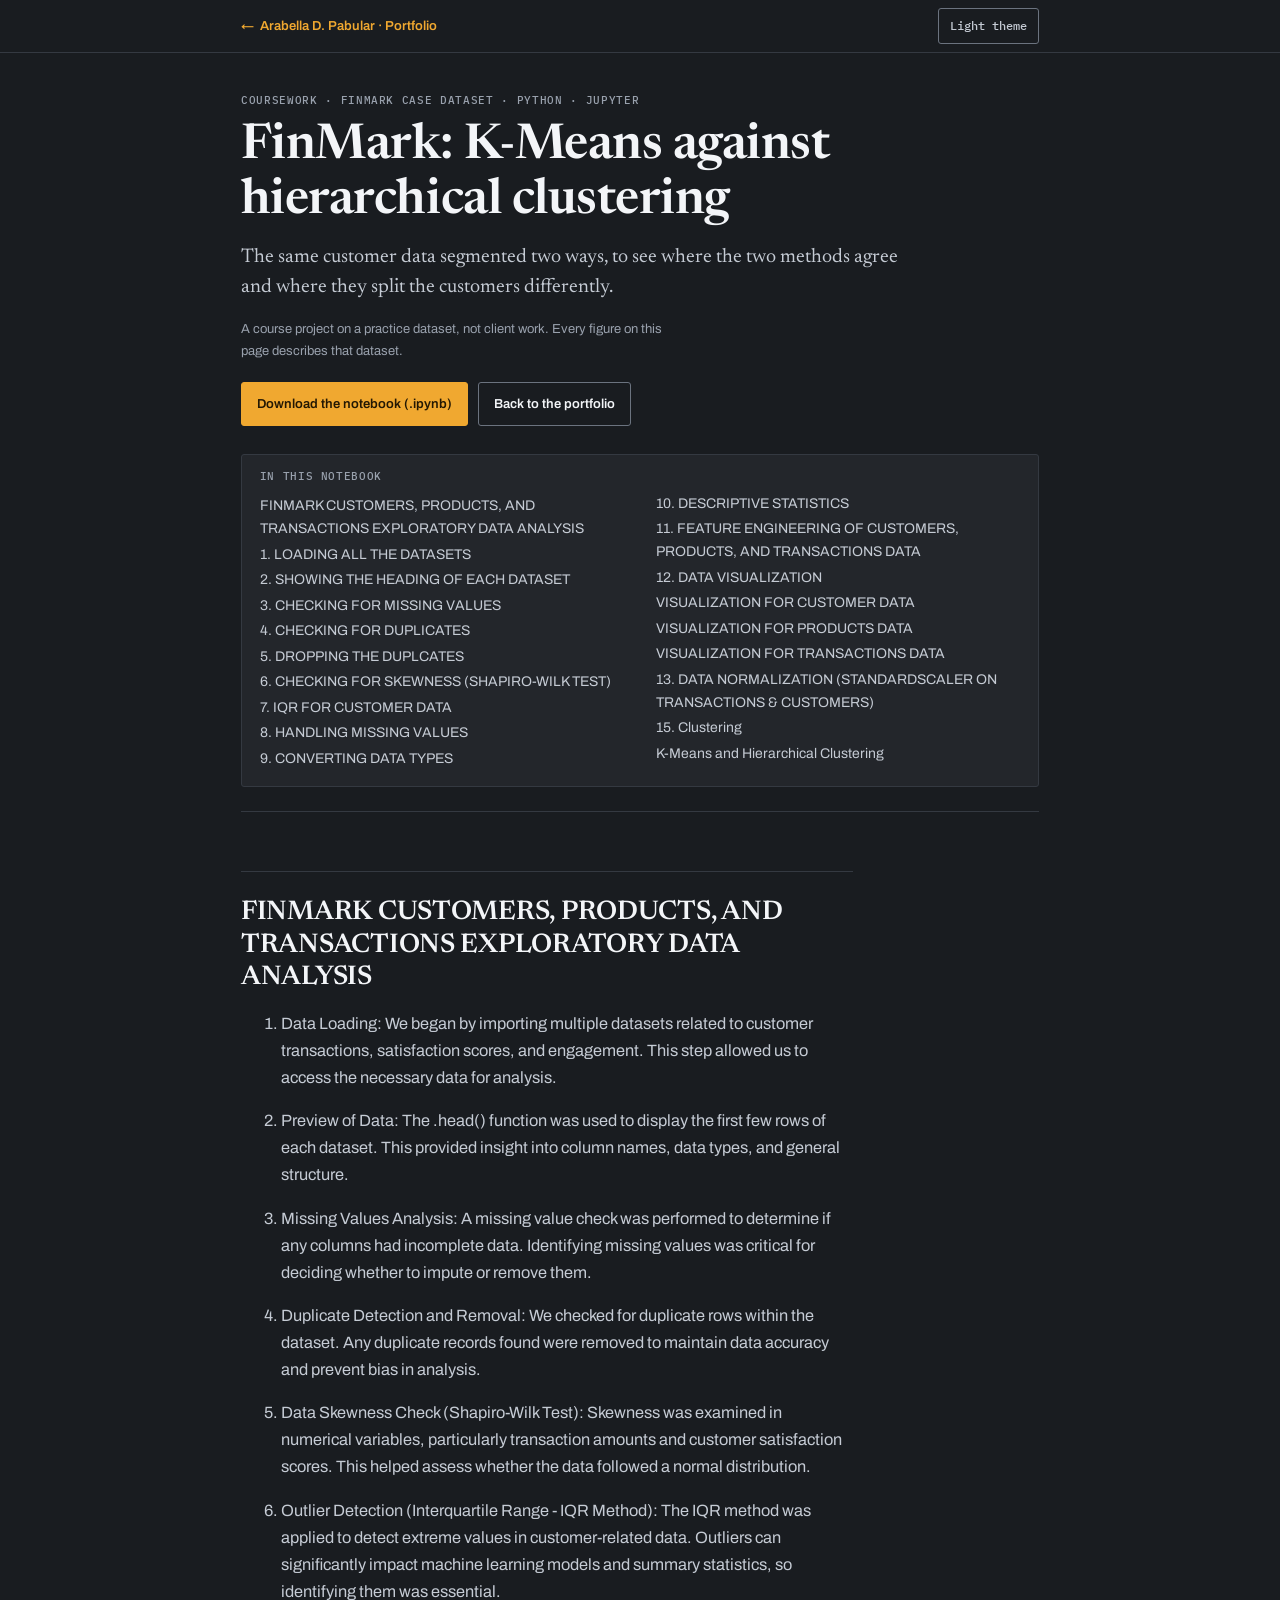
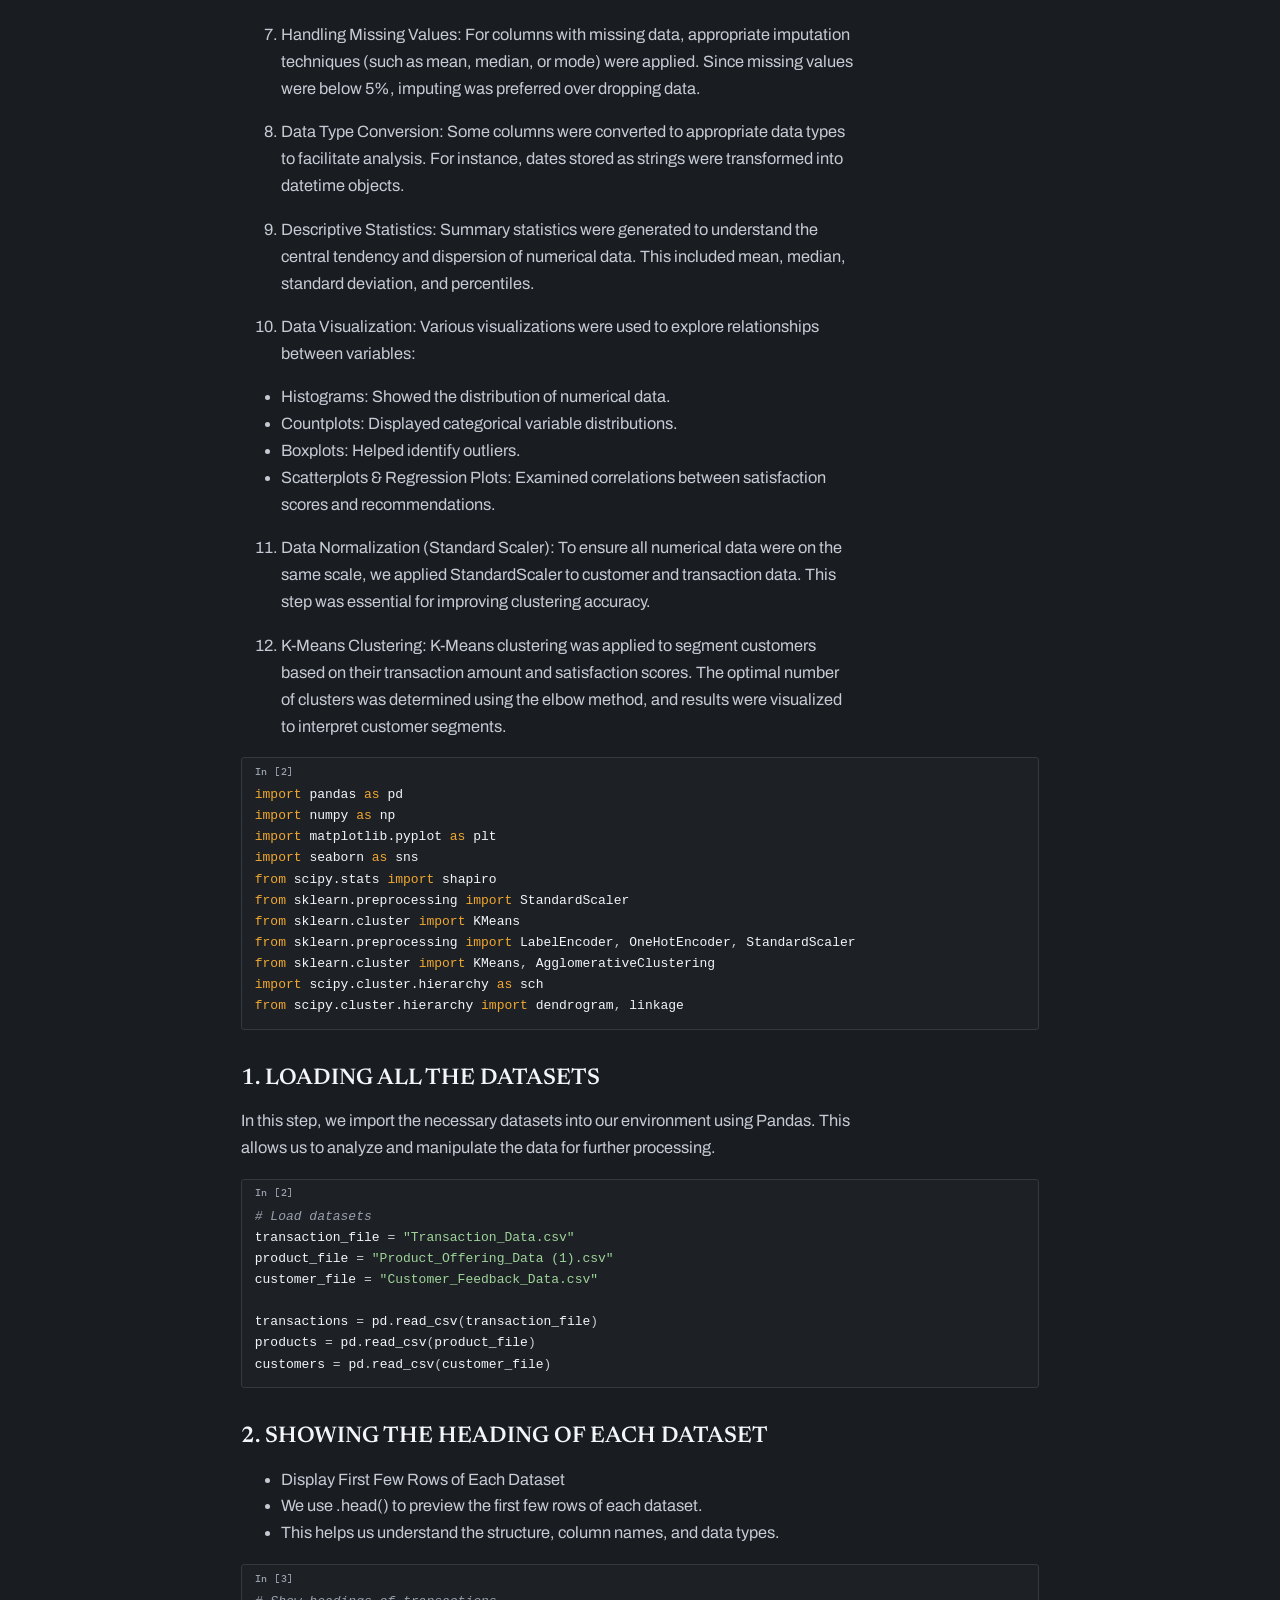
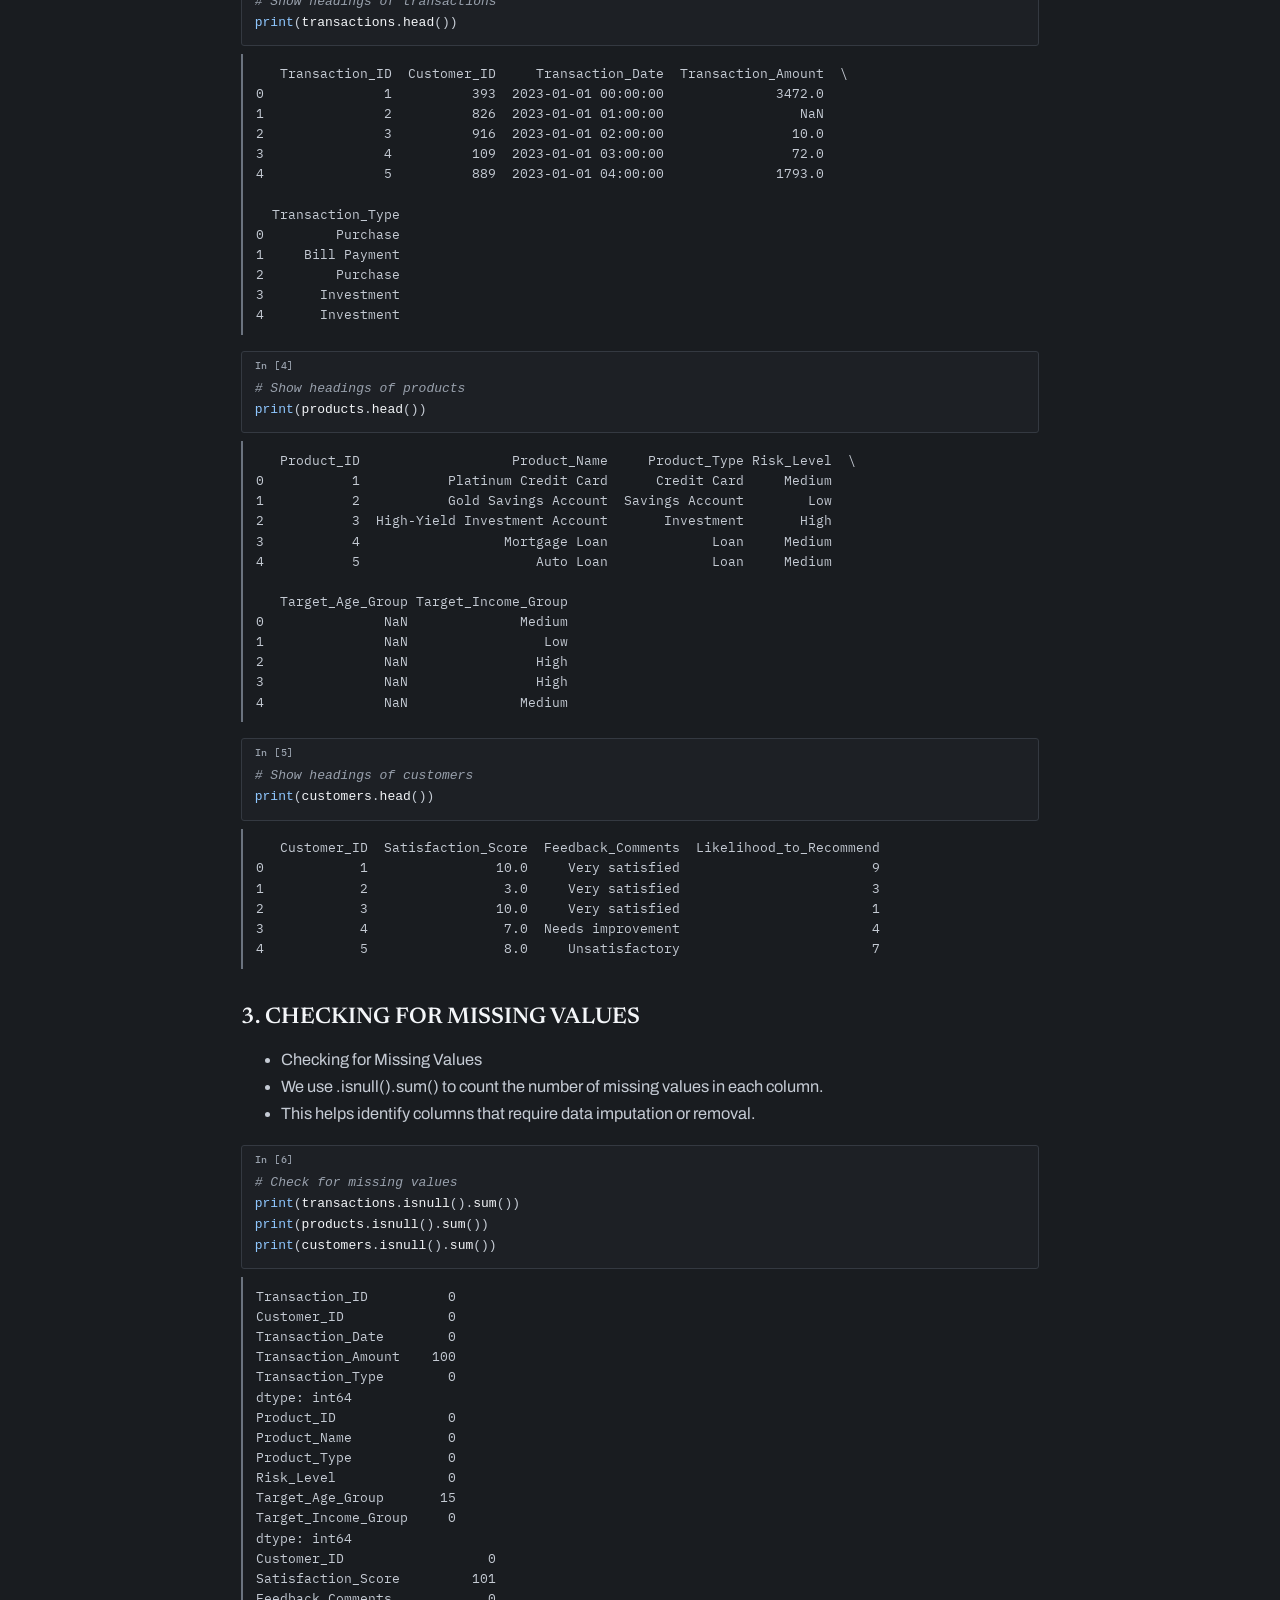
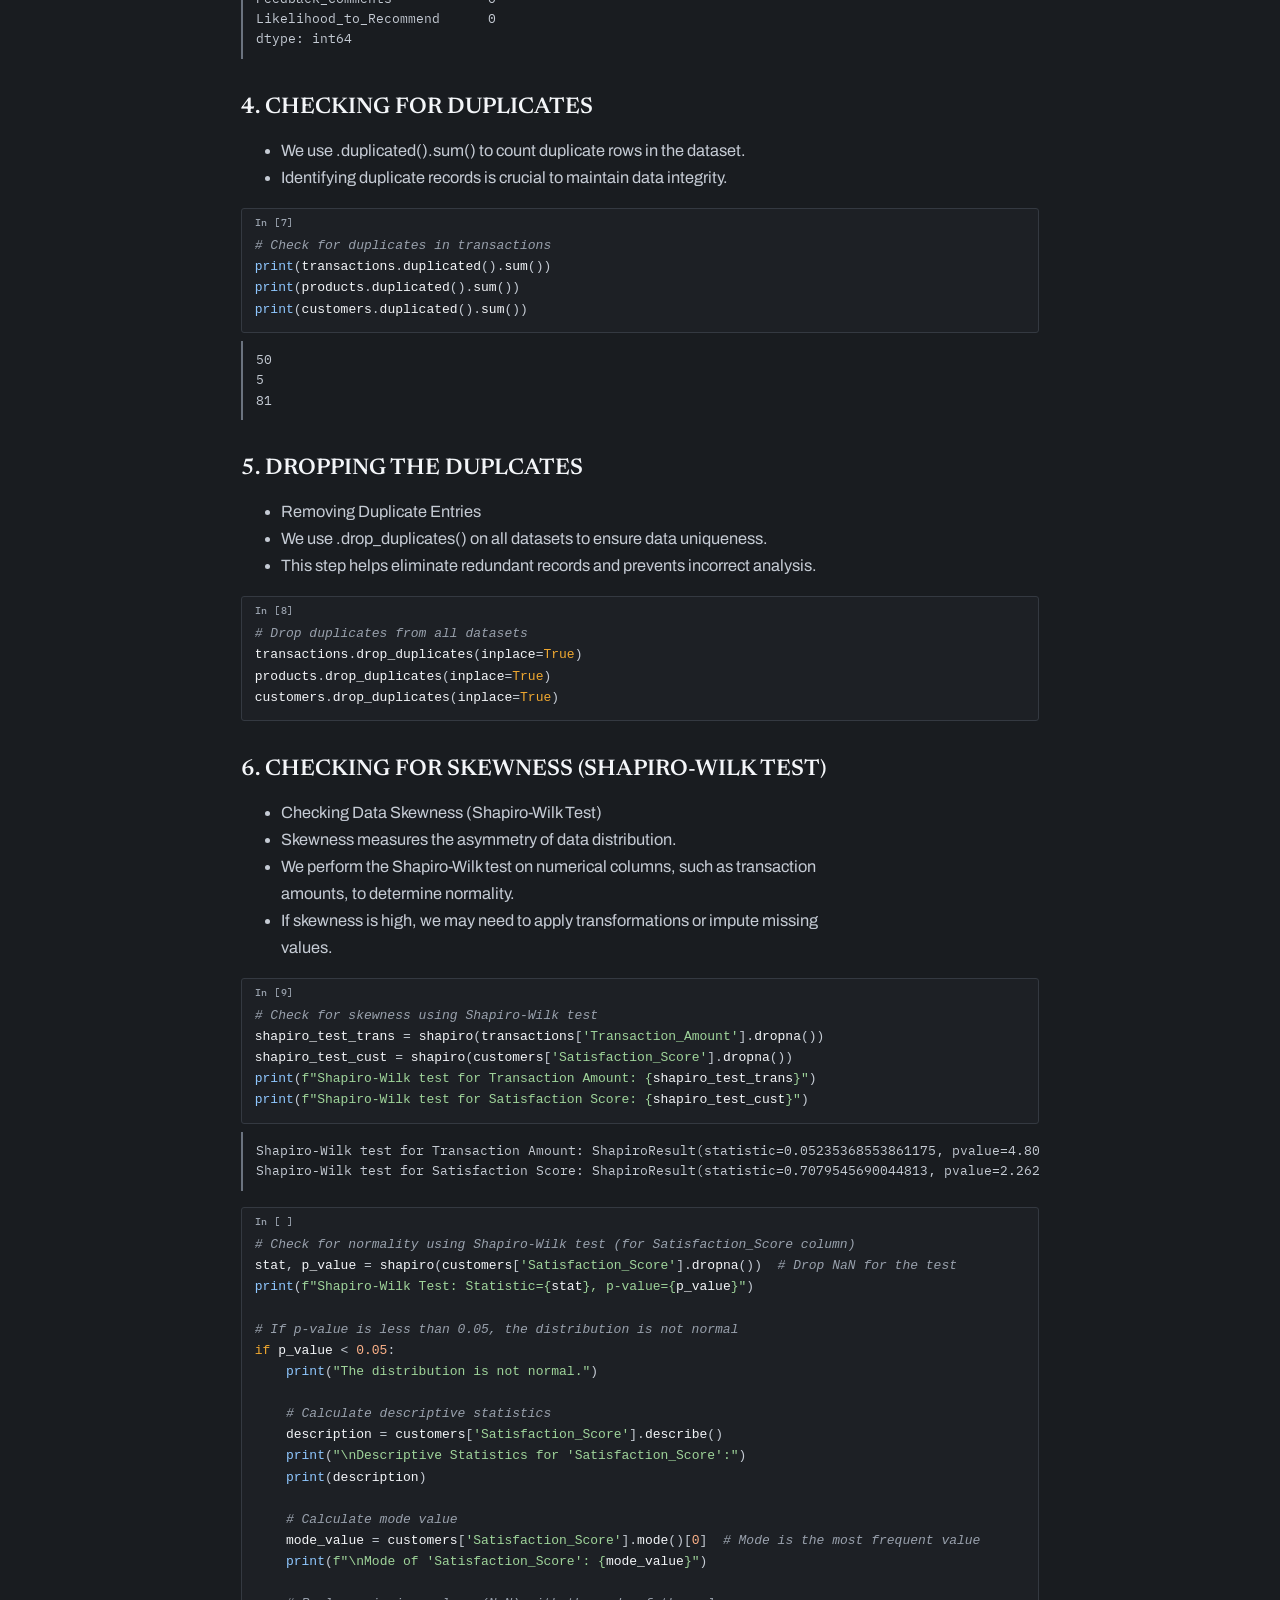
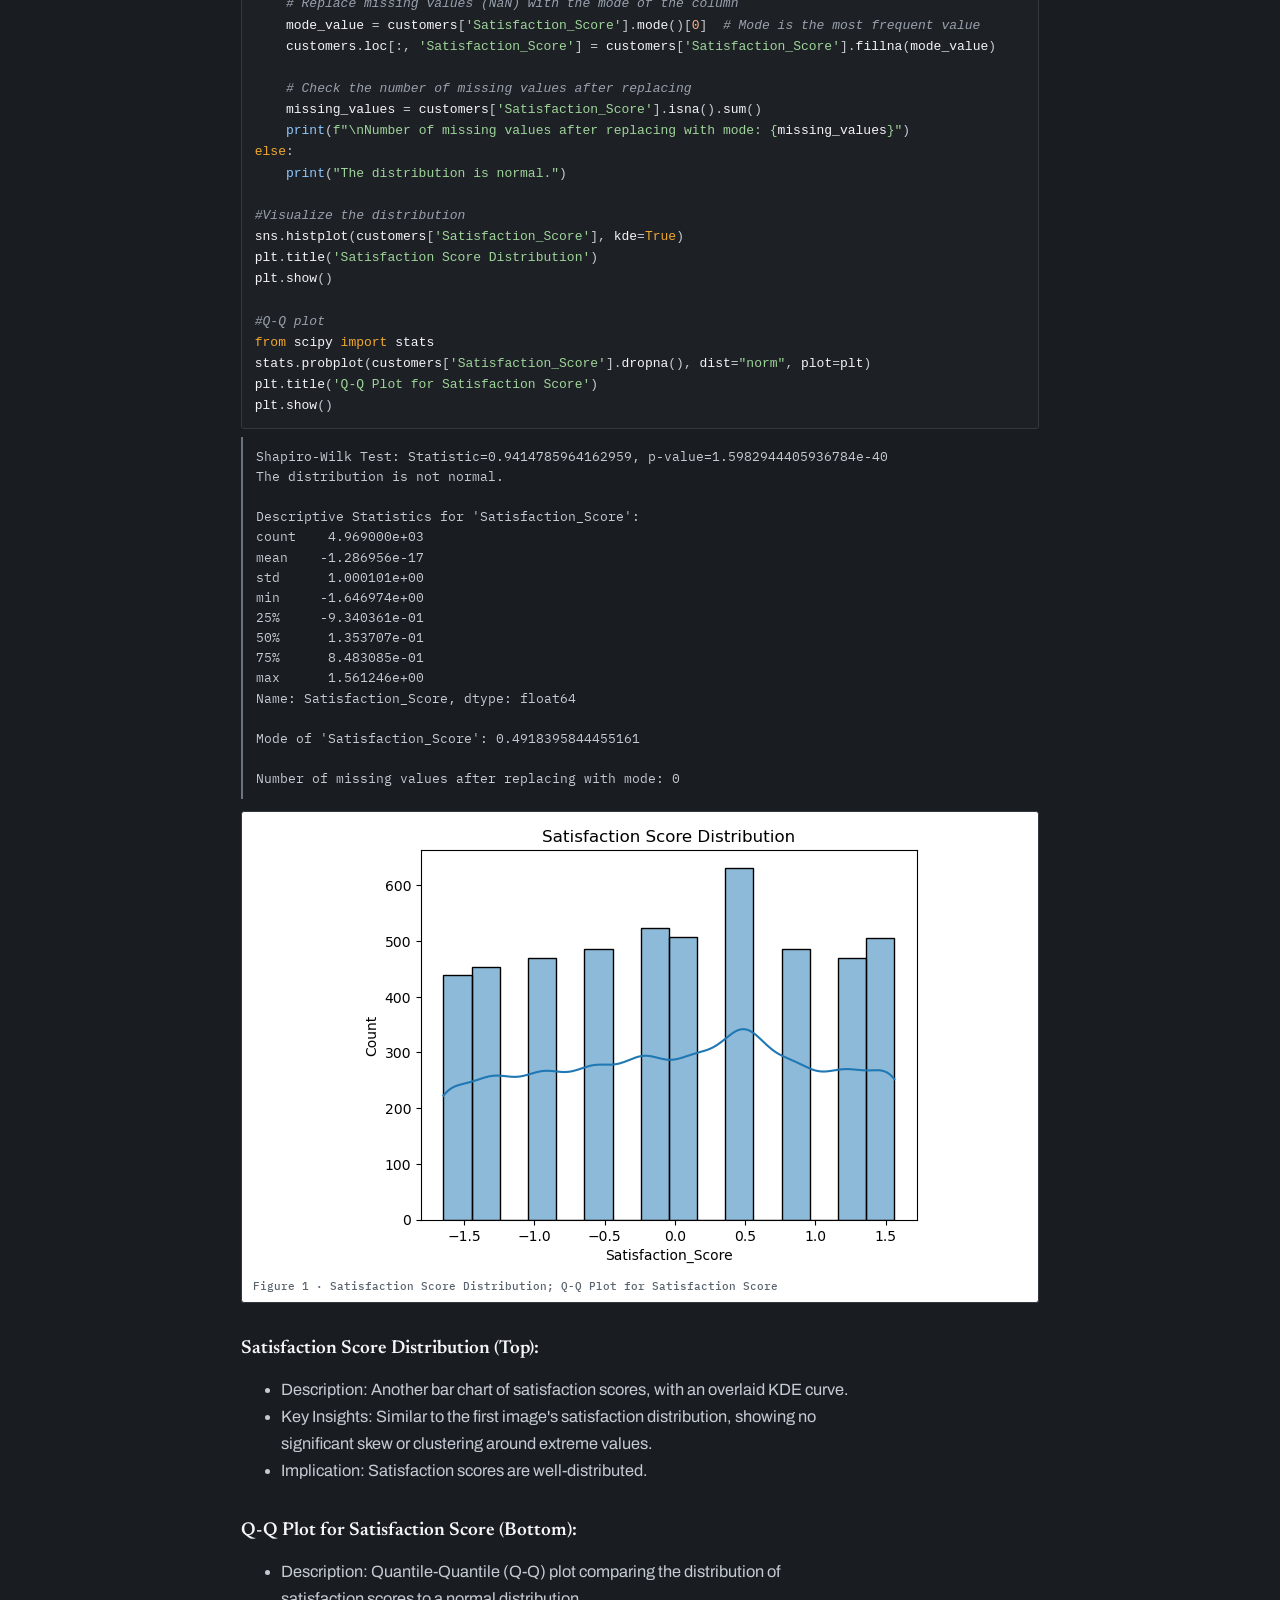
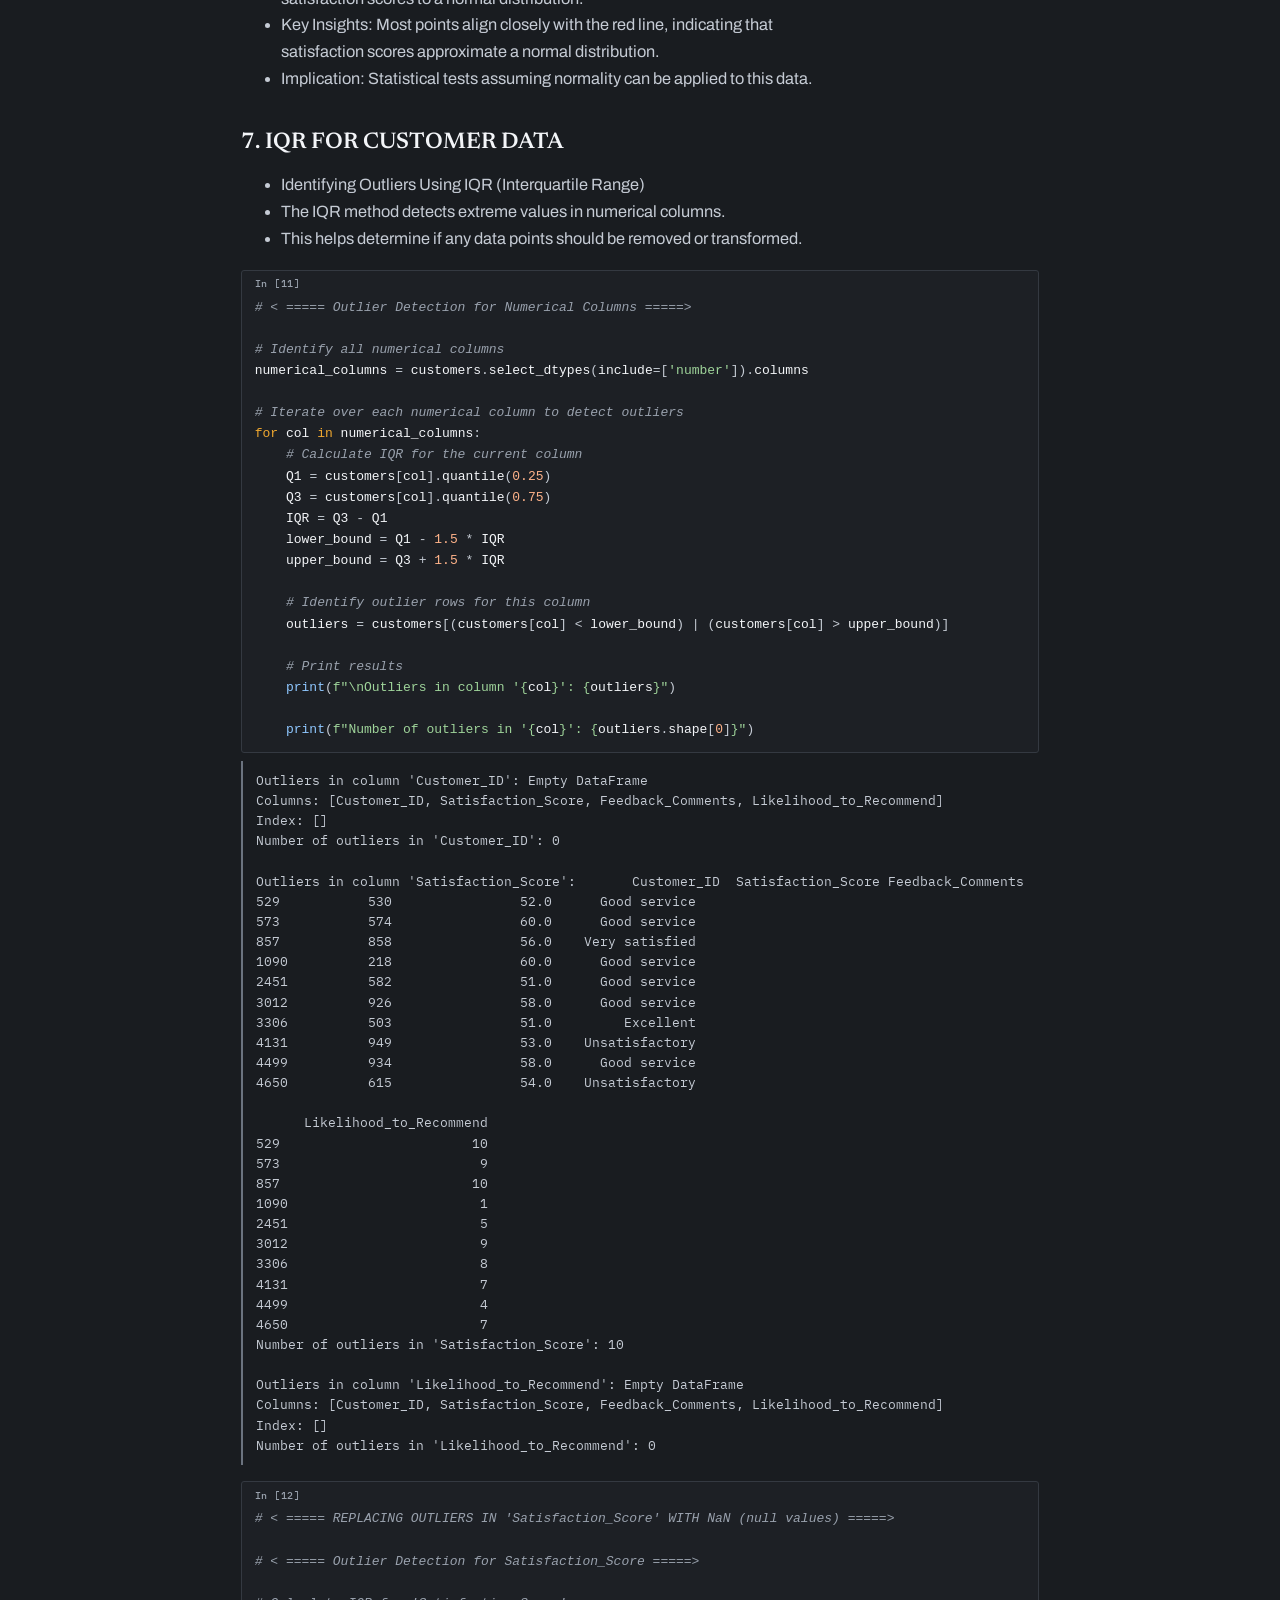
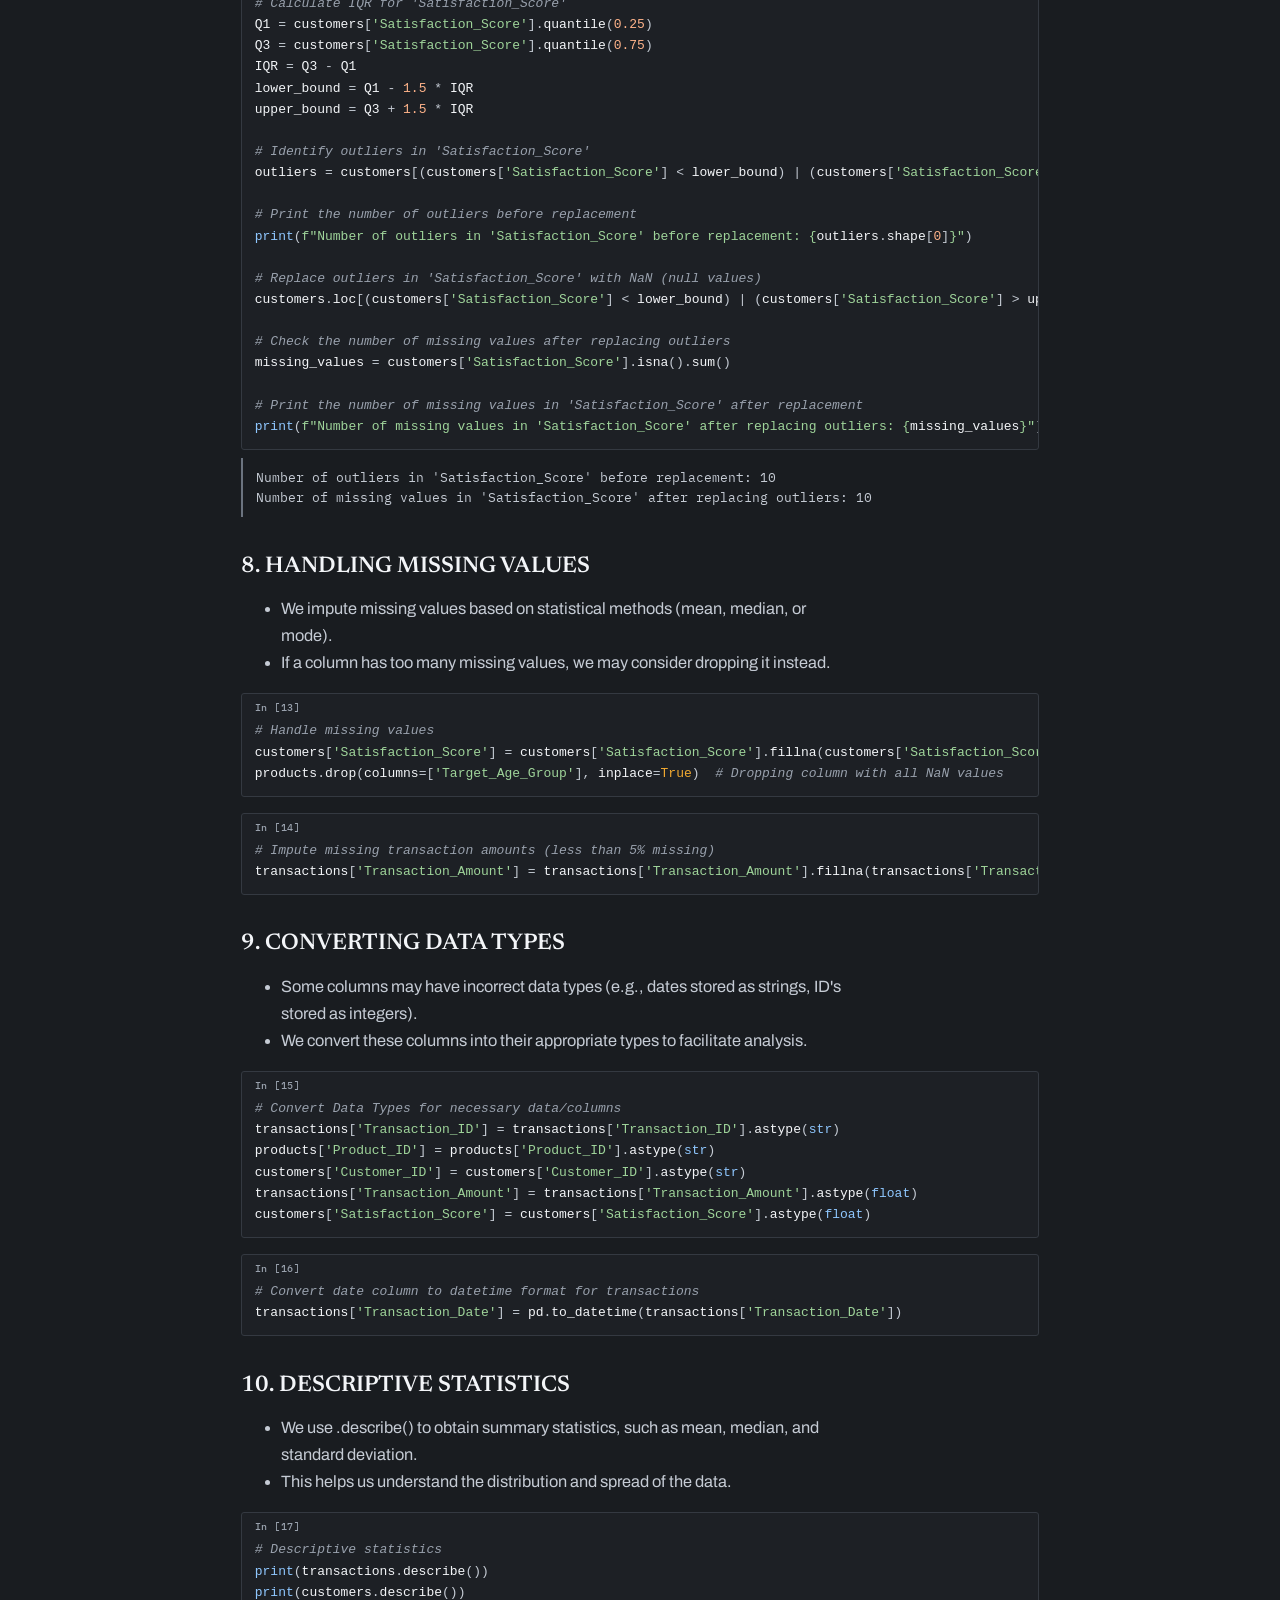
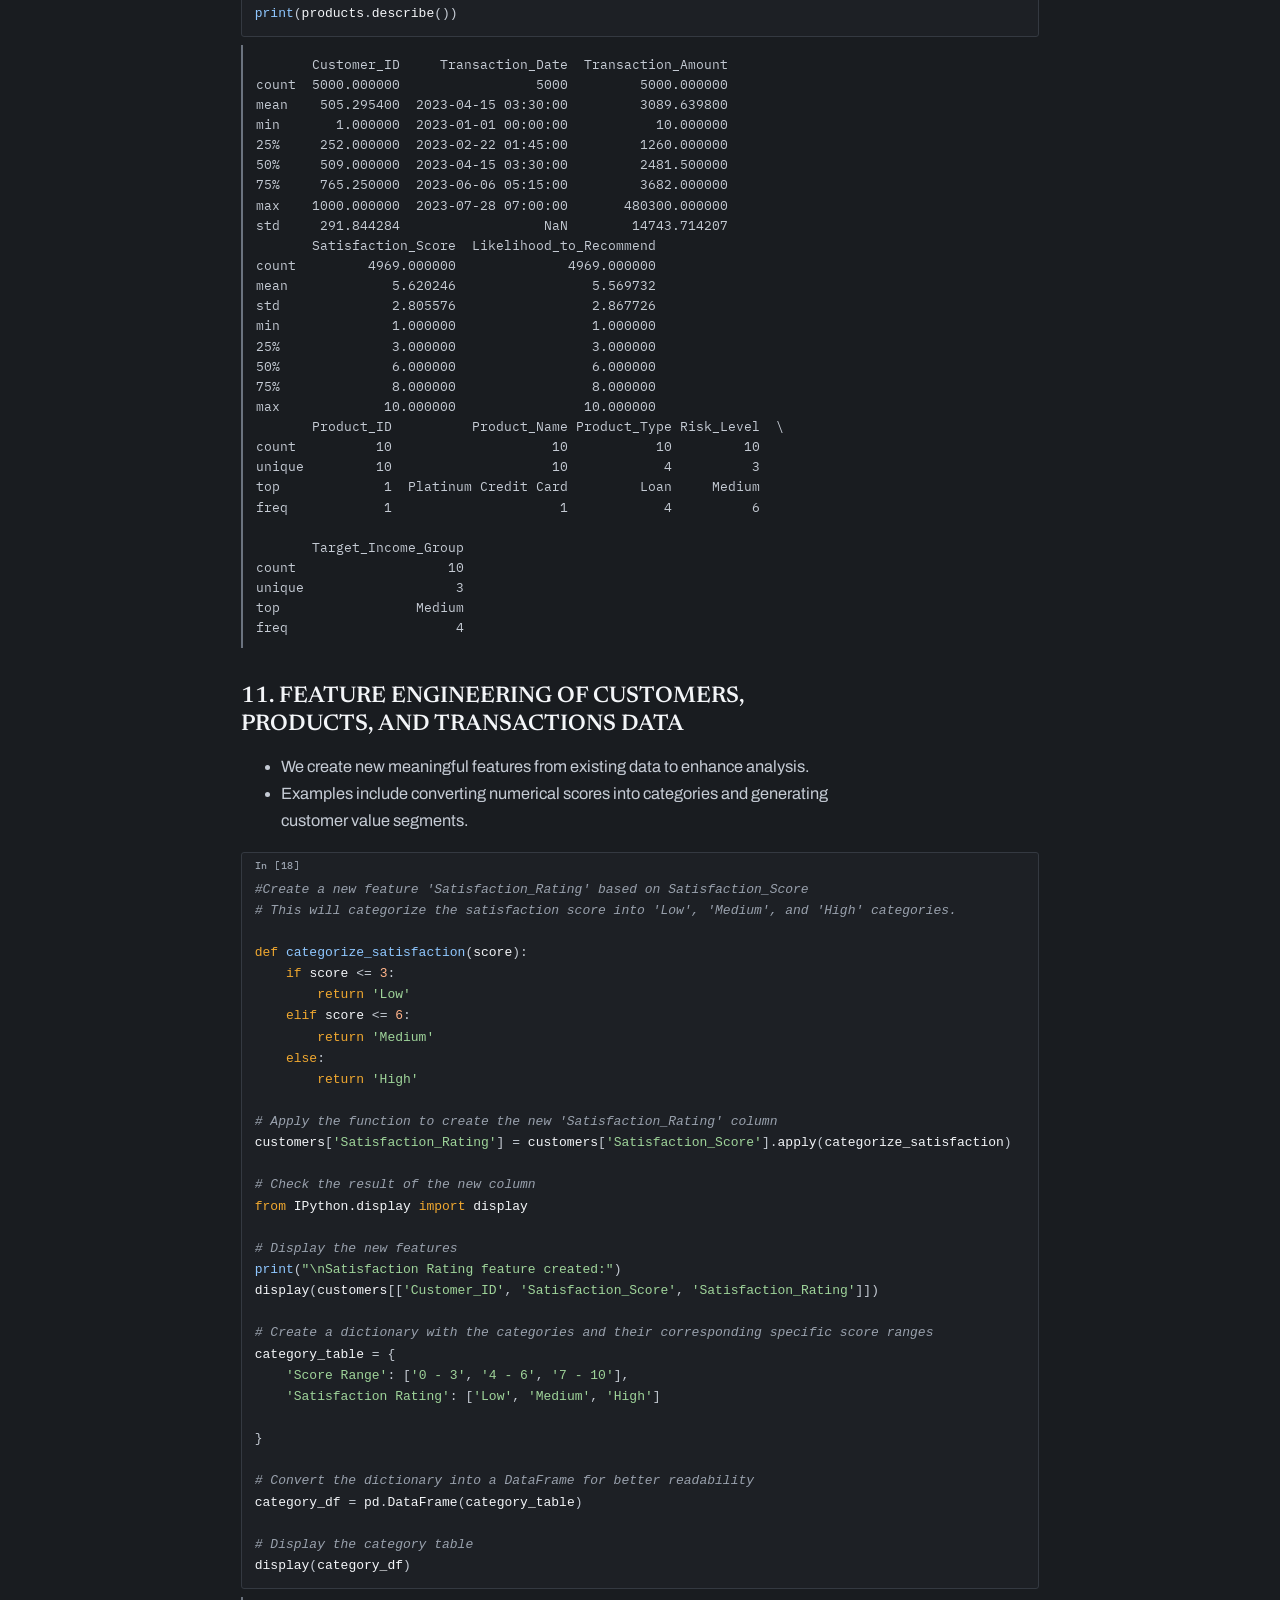
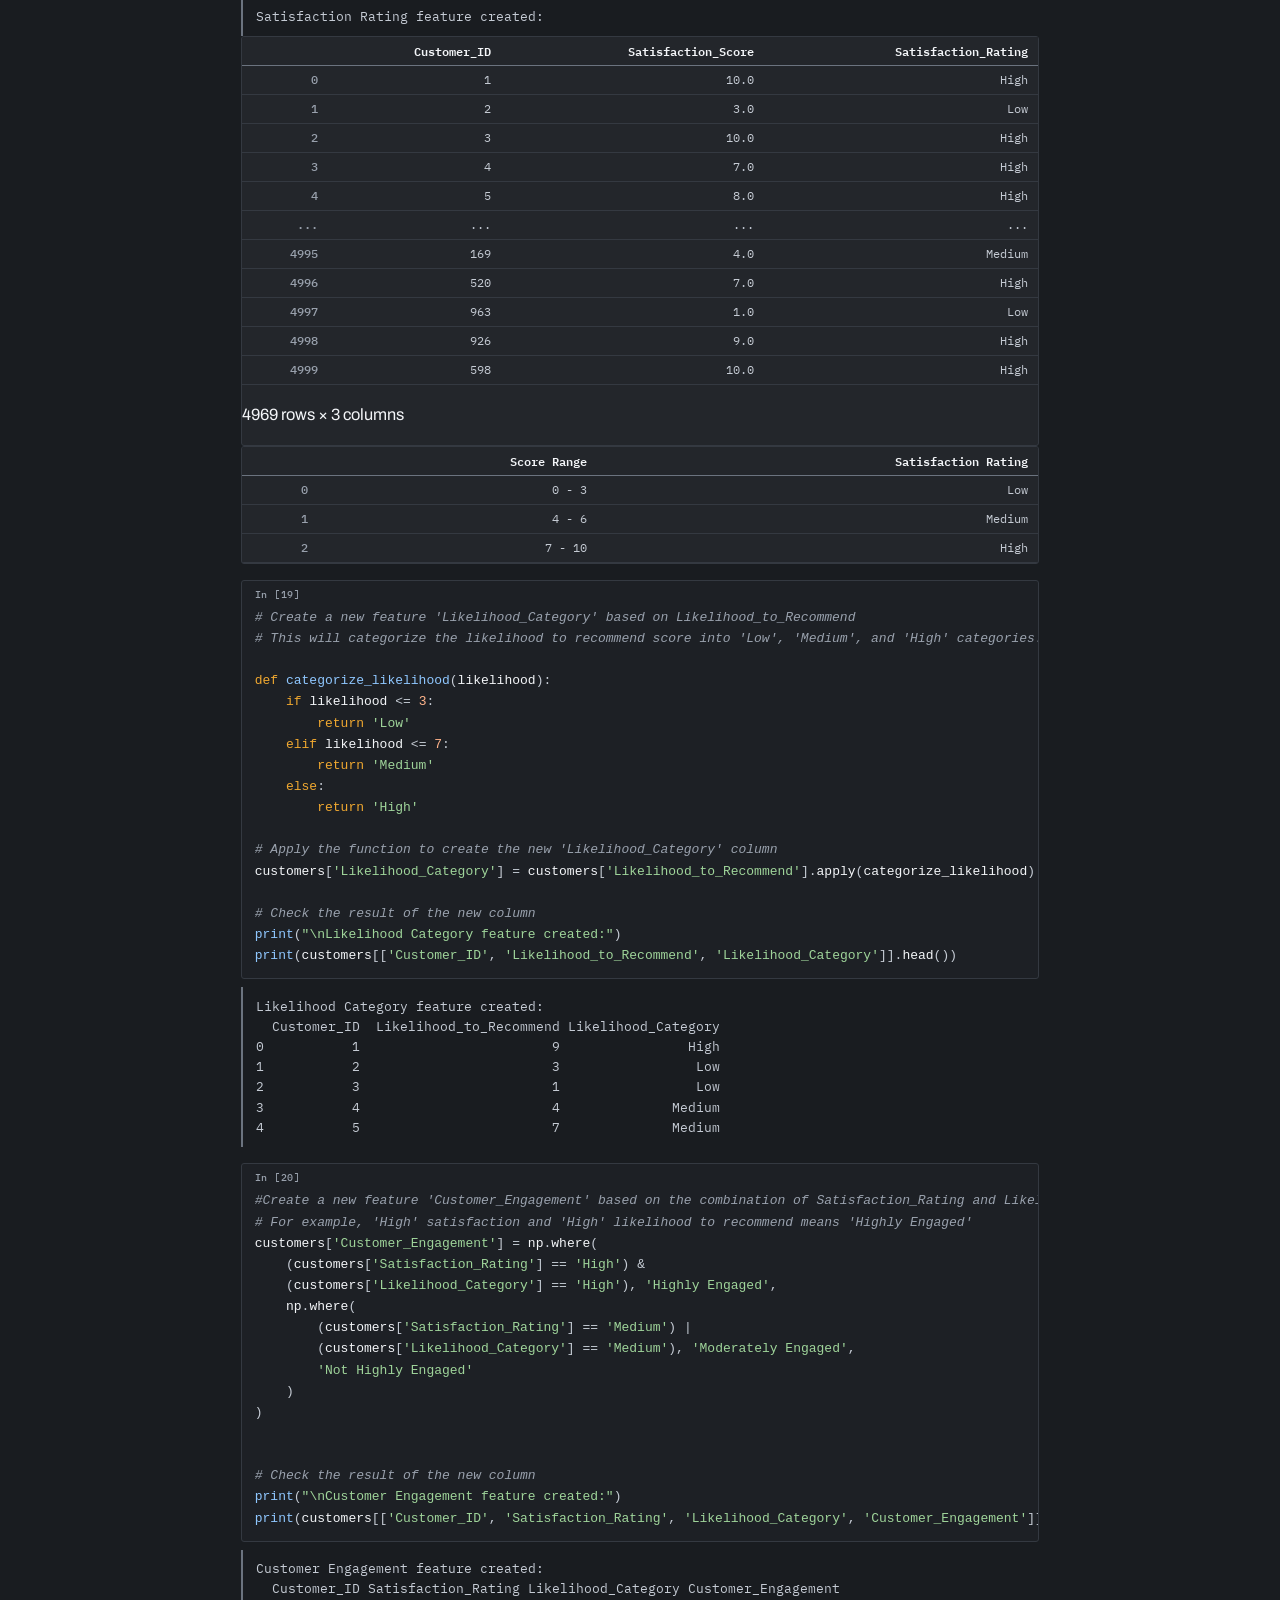
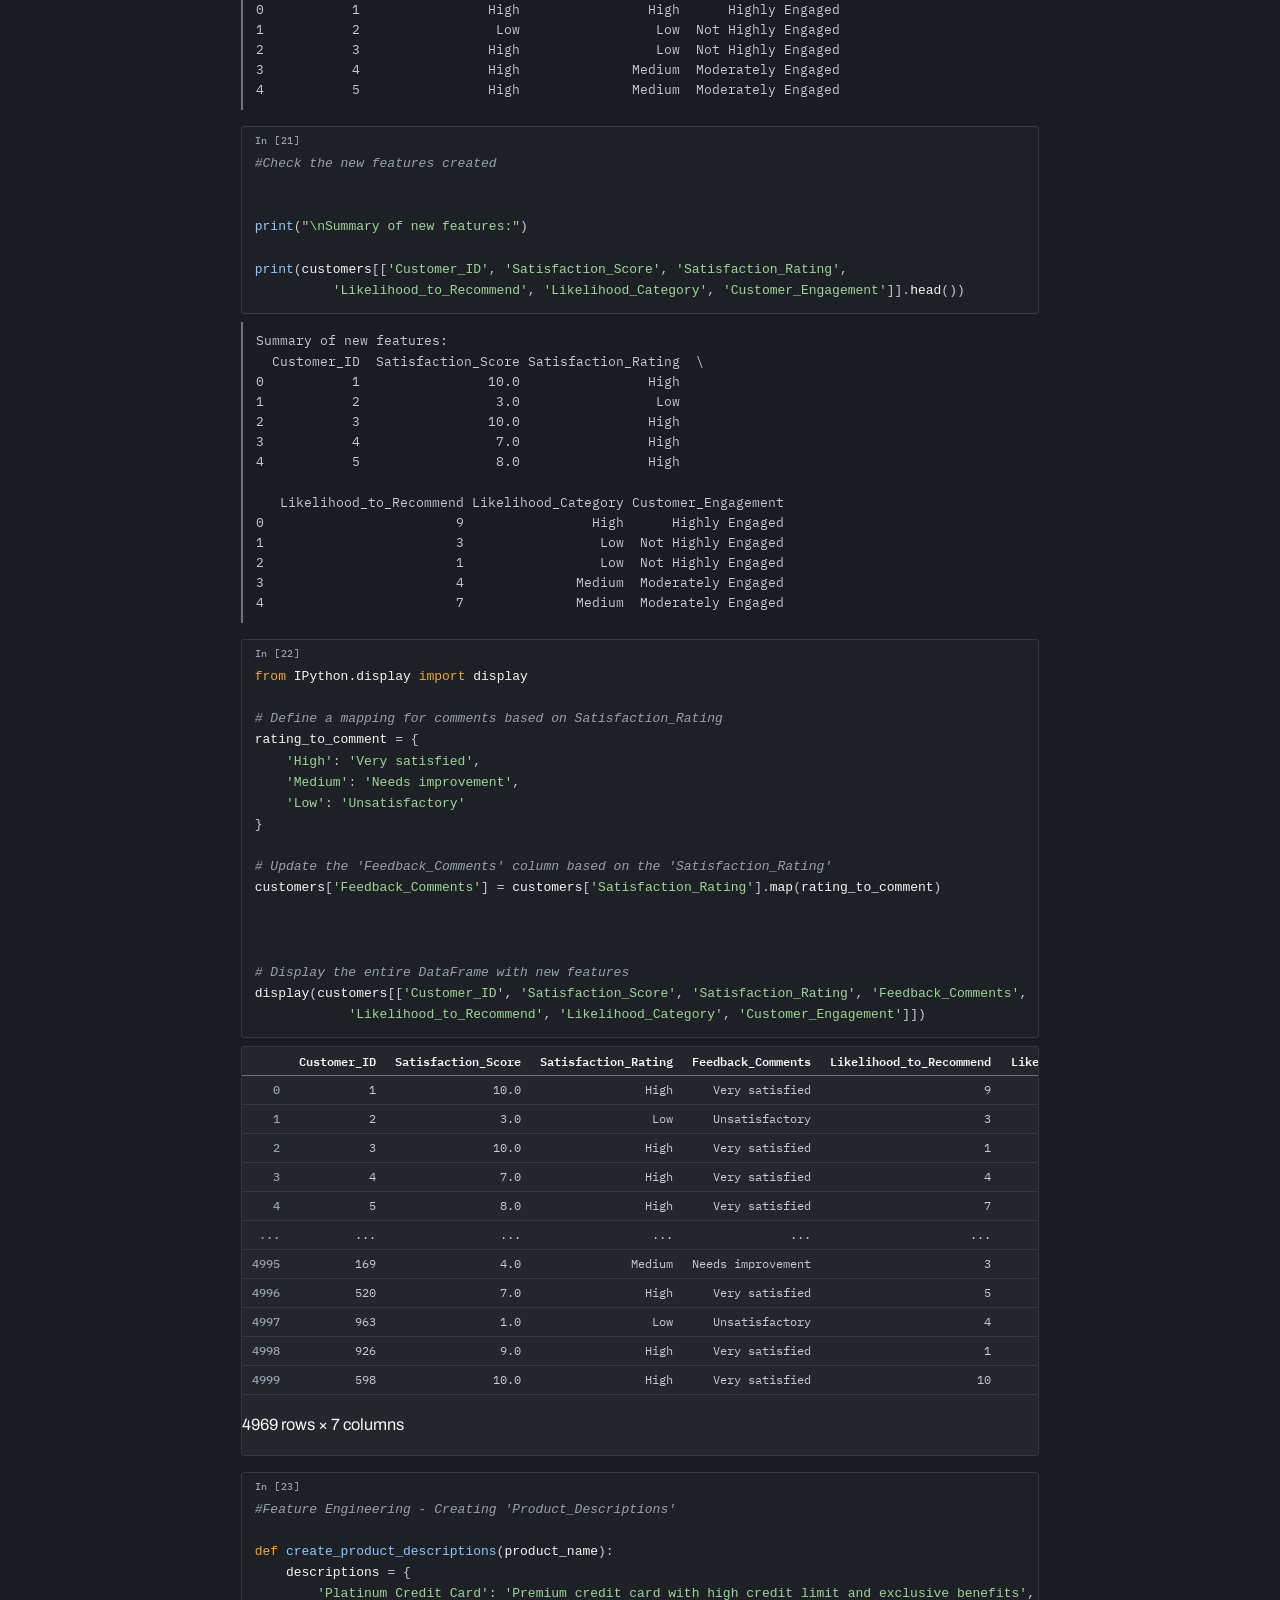
<file: notebooks/finmark-clustering-comparison.html>
<!doctype html><html lang="en"><head><meta charset="utf-8"><meta name="viewport" content="width=device-width,initial-scale=1"><title>FinMark: K-Means against hierarchical clustering · Arabella D. Pabular</title><meta name="description" content="The same customer data segmented two ways, to see where the two methods agree and where they split the customers differently."><meta name="robots" content="index, follow"><meta name="color-scheme" content="dark light"><link rel="icon" href="../assets/img/favicon.svg" type="image/svg+xml"><script>!function(){try{var t=localStorage.getItem("apab-theme");"dark"!==t&&"light"!==t||document.documentElement.setAttribute("data-theme",t)}catch(t){}}()</script><link rel="preconnect" href="https://fonts.googleapis.com"><link rel="preconnect" href="https://fonts.gstatic.com" crossorigin><link rel="stylesheet" href="https://fonts.googleapis.com/css2?family=Archivo:wdth,wght@62..125,100..900&amp;family=Newsreader:ital,opsz,wght@0,6..72,400..700;1,6..72,400..600&amp;family=IBM+Plex+Mono:wght@400;500;600&amp;display=swap"><style>:root{--ground:#191C20;--paper:#23262B;--paper-raised:#2B2F36;--paper-sunken:#1D2025;--rule:#343941;--rule-strong:#6B737F;--ink:#F3F5F8;--ink-2:#C5CBD4;--ink-3:#99A1AD;--accent:#F0A830;--accent-ink:#231803;--focus:#FFC96B;--select-bg:rgba(240,168,48,.28);--c-kw:#F0A830;--c-str:#9FD49A;--c-num:#FFB38A;--c-com:#99A1AD;--c-fn:#8FC7FF;--c-op:#C5CBD4;--serif:"Newsreader",Georgia,"Times New Roman",serif;--sans:"Archivo","Helvetica Neue",Arial,sans-serif;--mono:"IBM Plex Mono",ui-monospace,"Cascadia Mono",Menlo,Consolas,monospace;color-scheme:dark}:root[data-theme=light]{--ground:#E4DED0;--paper:#F7F4EE;--paper-raised:#FFFDF9;--paper-sunken:#EDE8DE;--rule:#DCD5C7;--rule-strong:#B3A992;--ink:#141A22;--ink-2:#3D4855;--ink-3:#59646F;--accent:#8A5200;--accent-ink:#FFFBF4;--focus:#8A5200;--select-bg:rgba(138,82,0,.18);--c-kw:#8A5200;--c-str:#2E6B2A;--c-num:#A3380F;--c-com:#59646F;--c-fn:#1F5B9A;--c-op:#3D4855;color-scheme:light}*,::after,::before{box-sizing:border-box}html{-webkit-text-size-adjust:100%}body{margin:0;background:var(--ground);color:var(--ink);font:400 clamp(.9375rem,.91rem + .14vw,1.0625rem)/1.65 var(--sans)}::selection{background:var(--select-bg)}a{color:var(--accent);text-underline-offset:.18em}.scroll:focus-visible,a:focus-visible,button:focus-visible{outline:2px solid var(--focus);outline-offset:2px}.skip{position:absolute;left:-999px;top:0;background:var(--accent);color:var(--accent-ink);padding:.5rem .8rem;z-index:9}.skip:focus{left:.5rem;top:.5rem}.wrap{max-width:880px;margin:0 auto;padding:0 clamp(1rem,3.2vw,2.75rem)}.bar{position:sticky;top:0;z-index:5;background:var(--ground);border-bottom:1px solid var(--rule)}.bar .wrap{display:flex;align-items:center;justify-content:space-between;gap:1rem;min-height:3.25rem}.back{font:600 .8125rem/1 var(--sans);text-decoration:none;display:inline-flex;align-items:center;gap:.4rem;min-height:44px}.theme{font:500 .75rem/1 var(--mono);color:var(--ink-2);background:0 0;border:1px solid var(--rule-strong);border-radius:3px;padding:.5rem .7rem;min-height:36px;cursor:pointer}header.head{padding:2.5rem 0 1.5rem;border-bottom:1px solid var(--rule)}.meta{font:500 .6875rem/1.4 var(--mono);letter-spacing:.06em;text-transform:uppercase;color:var(--ink-3);margin:0 0 .75rem}h1{font:600 clamp(1.875rem,1.4rem + 2.11vw,3.125rem)/1.1 var(--serif);margin:0 0 .9rem;letter-spacing:-.01em}.lede{font:400 clamp(1.0625rem,.99rem + .32vw,1.3125rem)/1.5 var(--serif);color:var(--ink-2);margin:0 0 1rem;max-width:62ch}.note{font-size:.8125rem;color:var(--ink-3);margin:0 0 1.25rem;max-width:62ch}.acts{display:flex;flex-wrap:wrap;gap:.6rem}.btn{display:inline-flex;align-items:center;min-height:44px;padding:.55rem .95rem;border-radius:3px;font:600 .8125rem/1 var(--sans);text-decoration:none;border:1px solid var(--rule-strong);color:var(--ink)}.btn.primary{background:var(--accent);color:var(--accent-ink);border-color:var(--accent)}nav.toc{margin:1.75rem 0 0;padding:1rem 1.1rem;background:var(--paper);border:1px solid var(--rule);border-radius:3px}nav.toc h2{font:500 .6875rem/1 var(--mono);letter-spacing:.06em;text-transform:uppercase;color:var(--ink-3);margin:0 0 .6rem}nav.toc ul{margin:0;padding:0;list-style:none;columns:2 16rem;column-gap:2rem}nav.toc li{margin:.15rem 0;break-inside:avoid;font-size:.875rem}nav.toc li.l3{list-style:none;margin-left:-.2rem;font-size:.8125rem}nav.toc a{color:var(--ink-2);text-decoration:none}nav.toc a:hover{color:var(--accent);text-decoration:underline}main{padding:1.5rem 0 4rem}.md{max-width:68ch}.md h1,.md h2,.md h3,.md h4{font-family:var(--serif);font-weight:600;line-height:1.2;margin:2.2rem 0 .7rem;scroll-margin-top:4.5rem}.md h1{font-size:clamp(1.3125rem,1.17rem + .65vw,1.75rem);border-top:1px solid var(--rule);padding-top:1.6rem}.md h2{font-size:clamp(1.1875rem,1.1rem + .4vw,1.4375rem)}.md h3{font-size:clamp(1.0625rem,1.02rem + .19vw,1.1875rem)}.md h4{font-size:1rem}.md li,.md p{color:var(--ink-2)}.md strong{color:var(--ink)}.md code{font:.85em var(--mono);background:var(--paper-sunken);padding:.08em .3em;border-radius:3px}.md table{border-collapse:collapse;margin:1rem 0;font-size:.875rem}.md td,.md th{border:1px solid var(--rule);padding:.35rem .6rem;text-align:left}.cell{margin:1rem 0}.code{background:var(--paper-sunken);border:1px solid var(--rule);border-radius:3px}.code .lbl{display:block;font:500 .625rem/1 var(--mono);color:var(--ink-3);padding:.55rem .8rem 0;letter-spacing:.05em}pre{margin:0;font:400 .8125rem/1.55 var(--mono);white-space:pre;tab-size:4}.scroll{overflow-x:auto;max-width:100%}.code pre{padding:.45rem .8rem .75rem}.out{margin-top:.5rem}.out pre{padding:.6rem .8rem;color:var(--ink-2);border-left:2px solid var(--rule-strong)}.out figure{margin:.75rem 0;background:#fff;border:1px solid var(--rule);border-radius:3px;padding:.5rem;max-width:100%}.out figure img{display:block;max-width:100%;height:auto;margin:0 auto}.out figcaption{font:500 .6875rem/1.3 var(--mono);color:#59646f;padding:.4rem .2rem 0}.tbl{border:1px solid var(--rule);border-radius:3px;background:var(--paper)}.tbl table{border-collapse:collapse;font:400 .75rem/1.4 var(--mono);color:var(--ink-2);min-width:100%}.tbl td,.tbl th{padding:.35rem .6rem;border-bottom:1px solid var(--rule);text-align:right;white-space:nowrap}.tbl thead th{color:var(--ink);font-weight:600;border-bottom:1px solid var(--rule-strong);position:sticky;top:0;background:var(--paper)}.tbl tbody th{color:var(--ink-3);font-weight:500}footer{border-top:1px solid var(--rule);padding:1.5rem 0 3rem;font-size:.8125rem;color:var(--ink-3)}.tk-k,.tk-kc,.tk-kd,.tk-kn,.tk-kr,.tk-ow{color:var(--c-kw)}.tk-s,.tk-s1,.tk-s2,.tk-sa,.tk-sb,.tk-sd,.tk-se,.tk-si{color:var(--c-str)}.tk-m,.tk-mf,.tk-mh,.tk-mi{color:var(--c-num)}.tk-c,.tk-c1,.tk-ch,.tk-cm{color:var(--c-com);font-style:italic}.tk-bp,.tk-nb,.tk-nc,.tk-nf{color:var(--c-fn)}.tk-o,.tk-p{color:var(--c-op)}.tk-n,.tk-nn{color:var(--ink)}@media (prefers-reduced-motion:no-preference){html{scroll-behavior:smooth}}@media print{.acts,.bar,nav.toc{display:none}body{background:#fff;color:#000}}</style></head><body><a class="skip" href="#main">Skip to content</a><div class="bar"><div class="wrap"><a class="back" href="../index.html#notebooks"><span aria-hidden="true">&larr;</span> Arabella D. Pabular · Portfolio</a> <button class="theme" id="theme" type="button" hidden>Light theme</button></div></div><div class="wrap"><header class="head"><p class="meta">Coursework · FinMark case dataset · Python · Jupyter</p><h1>FinMark: K-Means against hierarchical clustering</h1><p class="lede">The same customer data segmented two ways, to see where the two methods agree and where they split the customers differently.</p><p class="note">A course project on a practice dataset, not client work. Every figure on this page describes that dataset.</p><div class="acts"><a class="btn primary" href="finmark-clustering-comparison.ipynb" download>Download the notebook (.ipynb)</a> <a class="btn" href="../index.html#notebooks">Back to the portfolio</a></div><nav class="toc" aria-label="Sections of this notebook"><h2>In this notebook</h2><ul><li class="l1"><a href="#finmark-customers-products-and-transactions-exploratory-data">FINMARK CUSTOMERS, PRODUCTS, AND TRANSACTIONS EXPLORATORY DATA ANALYSIS</a></li><li class="l2"><a href="#1-loading-all-the-datasets">1. LOADING ALL THE DATASETS</a></li><li class="l2"><a href="#2-showing-the-heading-of-each-dataset">2. SHOWING THE HEADING OF EACH DATASET</a></li><li class="l2"><a href="#3-checking-for-missing-values">3. CHECKING FOR MISSING VALUES</a></li><li class="l2"><a href="#4-checking-for-duplicates">4. CHECKING FOR DUPLICATES</a></li><li class="l2"><a href="#5-dropping-the-duplcates">5. DROPPING THE DUPLCATES</a></li><li class="l2"><a href="#6-checking-for-skewness-shapiro-wilk-test">6. CHECKING FOR SKEWNESS (SHAPIRO-WILK TEST)</a></li><li class="l2"><a href="#7-iqr-for-customer-data">7. IQR FOR CUSTOMER DATA</a></li><li class="l2"><a href="#8-handling-missing-values">8. HANDLING MISSING VALUES</a></li><li class="l2"><a href="#9-converting-data-types">9. CONVERTING DATA TYPES</a></li><li class="l2"><a href="#10-descriptive-statistics">10. DESCRIPTIVE STATISTICS</a></li><li class="l2"><a href="#11-feature-engineering-of-customers-products-and-transaction">11. FEATURE ENGINEERING OF CUSTOMERS, PRODUCTS, AND TRANSACTIONS DATA</a></li><li class="l2"><a href="#12-data-visualization">12. DATA VISUALIZATION</a></li><li class="l2"><a href="#visualization-for-customer-data">VISUALIZATION FOR CUSTOMER DATA</a></li><li class="l2"><a href="#visualization-for-products-data">VISUALIZATION FOR PRODUCTS DATA</a></li><li class="l2"><a href="#visualization-for-transactions-data">VISUALIZATION FOR TRANSACTIONS DATA</a></li><li class="l2"><a href="#13-data-normalization-standardscaler-on-transactions-custome">13. DATA NORMALIZATION (STANDARDSCALER ON TRANSACTIONS &amp; CUSTOMERS)</a></li><li class="l1"><a href="#15-clustering">15. Clustering</a></li><li class="l2"><a href="#k-means-and-hierarchical-clustering">K-Means and Hierarchical Clustering</a></li></ul></nav></header><main id="main"><div class="cell md"><h1 id="finmark-customers-products-and-transactions-exploratory-data">FINMARK CUSTOMERS, PRODUCTS, AND TRANSACTIONS EXPLORATORY DATA ANALYSIS</h1><ol><li><p>Data Loading: We began by importing multiple datasets related to customer transactions, satisfaction scores, and engagement. This step allowed us to access the necessary data for analysis.</p></li><li><p>Preview of Data: The .head() function was used to display the first few rows of each dataset. This provided insight into column names, data types, and general structure.</p></li><li><p>Missing Values Analysis: A missing value check was performed to determine if any columns had incomplete data. Identifying missing values was critical for deciding whether to impute or remove them.</p></li><li><p>Duplicate Detection and Removal: We checked for duplicate rows within the dataset. Any duplicate records found were removed to maintain data accuracy and prevent bias in analysis.</p></li><li><p>Data Skewness Check (Shapiro-Wilk Test): Skewness was examined in numerical variables, particularly transaction amounts and customer satisfaction scores. This helped assess whether the data followed a normal distribution.</p></li><li><p>Outlier Detection (Interquartile Range - IQR Method): The IQR method was applied to detect extreme values in customer-related data. Outliers can significantly impact machine learning models and summary statistics, so identifying them was essential.</p></li><li><p>Handling Missing Values: For columns with missing data, appropriate imputation techniques (such as mean, median, or mode) were applied. Since missing values were below 5%, imputing was preferred over dropping data.</p></li><li><p>Data Type Conversion: Some columns were converted to appropriate data types to facilitate analysis. For instance, dates stored as strings were transformed into datetime objects.</p></li><li><p>Descriptive Statistics: Summary statistics were generated to understand the central tendency and dispersion of numerical data. This included mean, median, standard deviation, and percentiles.</p></li><li><p>Data Visualization: Various visualizations were used to explore relationships between variables:</p></li></ol><ul><li>Histograms: Showed the distribution of numerical data.</li><li>Countplots: Displayed categorical variable distributions.</li><li>Boxplots: Helped identify outliers.</li><li>Scatterplots &amp; Regression Plots: Examined correlations between satisfaction scores and recommendations.</li></ul><ol start="11"><li><p>Data Normalization (Standard Scaler): To ensure all numerical data were on the same scale, we applied StandardScaler to customer and transaction data. This step was essential for improving clustering accuracy.</p></li><li><p>K-Means Clustering: K-Means clustering was applied to segment customers based on their transaction amount and satisfaction scores. The optimal number of clusters was determined using the elbow method, and results were visualized to interpret customer segments.</p></li></ol></div><div class="cell"><div class="code"><span class="lbl">In [2]</span><div class="scroll" tabindex="0" role="region" aria-label="Code, cell 2"><pre><code><span class="tk-kn">import</span><span class="tk-w"> </span><span class="tk-nn">pandas</span><span class="tk-w"> </span><span class="tk-k">as</span><span class="tk-w"> </span><span class="tk-nn">pd</span>
<span class="tk-kn">import</span><span class="tk-w"> </span><span class="tk-nn">numpy</span><span class="tk-w"> </span><span class="tk-k">as</span><span class="tk-w"> </span><span class="tk-nn">np</span>
<span class="tk-kn">import</span><span class="tk-w"> </span><span class="tk-nn">matplotlib.pyplot</span><span class="tk-w"> </span><span class="tk-k">as</span><span class="tk-w"> </span><span class="tk-nn">plt</span>
<span class="tk-kn">import</span><span class="tk-w"> </span><span class="tk-nn">seaborn</span><span class="tk-w"> </span><span class="tk-k">as</span><span class="tk-w"> </span><span class="tk-nn">sns</span>
<span class="tk-kn">from</span><span class="tk-w"> </span><span class="tk-nn">scipy.stats</span><span class="tk-w"> </span><span class="tk-kn">import</span> <span class="tk-n">shapiro</span>
<span class="tk-kn">from</span><span class="tk-w"> </span><span class="tk-nn">sklearn.preprocessing</span><span class="tk-w"> </span><span class="tk-kn">import</span> <span class="tk-n">StandardScaler</span>
<span class="tk-kn">from</span><span class="tk-w"> </span><span class="tk-nn">sklearn.cluster</span><span class="tk-w"> </span><span class="tk-kn">import</span> <span class="tk-n">KMeans</span>
<span class="tk-kn">from</span><span class="tk-w"> </span><span class="tk-nn">sklearn.preprocessing</span><span class="tk-w"> </span><span class="tk-kn">import</span> <span class="tk-n">LabelEncoder</span><span class="tk-p">,</span> <span class="tk-n">OneHotEncoder</span><span class="tk-p">,</span> <span class="tk-n">StandardScaler</span>
<span class="tk-kn">from</span><span class="tk-w"> </span><span class="tk-nn">sklearn.cluster</span><span class="tk-w"> </span><span class="tk-kn">import</span> <span class="tk-n">KMeans</span><span class="tk-p">,</span> <span class="tk-n">AgglomerativeClustering</span>
<span class="tk-kn">import</span><span class="tk-w"> </span><span class="tk-nn">scipy.cluster.hierarchy</span><span class="tk-w"> </span><span class="tk-k">as</span><span class="tk-w"> </span><span class="tk-nn">sch</span>
<span class="tk-kn">from</span><span class="tk-w"> </span><span class="tk-nn">scipy.cluster.hierarchy</span><span class="tk-w"> </span><span class="tk-kn">import</span> <span class="tk-n">dendrogram</span><span class="tk-p">,</span> <span class="tk-n">linkage</span>
</code></pre></div></div></div><div class="cell md"><h2 id="1-loading-all-the-datasets">1. LOADING ALL THE DATASETS</h2><p>In this step, we import the necessary datasets into our environment using Pandas. This allows us to analyze and manipulate the data for further processing.</p></div><div class="cell"><div class="code"><span class="lbl">In [2]</span><div class="scroll" tabindex="0" role="region" aria-label="Code, cell 2"><pre><code><span class="tk-c1"># Load datasets</span>
<span class="tk-n">transaction_file</span> <span class="tk-o">=</span> <span class="tk-s2">"Transaction_Data.csv"</span>
<span class="tk-n">product_file</span> <span class="tk-o">=</span> <span class="tk-s2">"Product_Offering_Data (1).csv"</span>
<span class="tk-n">customer_file</span> <span class="tk-o">=</span> <span class="tk-s2">"Customer_Feedback_Data.csv"</span>

<span class="tk-n">transactions</span> <span class="tk-o">=</span> <span class="tk-n">pd</span><span class="tk-o">.</span><span class="tk-n">read_csv</span><span class="tk-p">(</span><span class="tk-n">transaction_file</span><span class="tk-p">)</span>
<span class="tk-n">products</span> <span class="tk-o">=</span> <span class="tk-n">pd</span><span class="tk-o">.</span><span class="tk-n">read_csv</span><span class="tk-p">(</span><span class="tk-n">product_file</span><span class="tk-p">)</span>
<span class="tk-n">customers</span> <span class="tk-o">=</span> <span class="tk-n">pd</span><span class="tk-o">.</span><span class="tk-n">read_csv</span><span class="tk-p">(</span><span class="tk-n">customer_file</span><span class="tk-p">)</span>
</code></pre></div></div></div><div class="cell md"><h2 id="2-showing-the-heading-of-each-dataset">2. SHOWING THE HEADING OF EACH DATASET</h2><ul><li>Display First Few Rows of Each Dataset</li><li>We use .head() to preview the first few rows of each dataset.</li><li>This helps us understand the structure, column names, and data types.</li></ul></div><div class="cell"><div class="code"><span class="lbl">In [3]</span><div class="scroll" tabindex="0" role="region" aria-label="Code, cell 3"><pre><code><span class="tk-c1"># Show headings of transactions</span>
<span class="tk-nb">print</span><span class="tk-p">(</span><span class="tk-n">transactions</span><span class="tk-o">.</span><span class="tk-n">head</span><span class="tk-p">())</span>
</code></pre></div></div><div class="out"><div class="scroll" tabindex="0" role="region" aria-label="Printed output"><pre>   Transaction_ID  Customer_ID     Transaction_Date  Transaction_Amount  \
0               1          393  2023-01-01 00:00:00              3472.0   
1               2          826  2023-01-01 01:00:00                 NaN   
2               3          916  2023-01-01 02:00:00                10.0   
3               4          109  2023-01-01 03:00:00                72.0   
4               5          889  2023-01-01 04:00:00              1793.0   

  Transaction_Type  
0         Purchase  
1     Bill Payment  
2         Purchase  
3       Investment  
4       Investment</pre></div></div></div><div class="cell"><div class="code"><span class="lbl">In [4]</span><div class="scroll" tabindex="0" role="region" aria-label="Code, cell 4"><pre><code><span class="tk-c1"># Show headings of products</span>
<span class="tk-nb">print</span><span class="tk-p">(</span><span class="tk-n">products</span><span class="tk-o">.</span><span class="tk-n">head</span><span class="tk-p">())</span>
</code></pre></div></div><div class="out"><div class="scroll" tabindex="0" role="region" aria-label="Printed output"><pre>   Product_ID                   Product_Name     Product_Type Risk_Level  \
0           1           Platinum Credit Card      Credit Card     Medium   
1           2           Gold Savings Account  Savings Account        Low   
2           3  High-Yield Investment Account       Investment       High   
3           4                  Mortgage Loan             Loan     Medium   
4           5                      Auto Loan             Loan     Medium   

   Target_Age_Group Target_Income_Group  
0               NaN              Medium  
1               NaN                 Low  
2               NaN                High  
3               NaN                High  
4               NaN              Medium</pre></div></div></div><div class="cell"><div class="code"><span class="lbl">In [5]</span><div class="scroll" tabindex="0" role="region" aria-label="Code, cell 5"><pre><code><span class="tk-c1"># Show headings of customers</span>
<span class="tk-nb">print</span><span class="tk-p">(</span><span class="tk-n">customers</span><span class="tk-o">.</span><span class="tk-n">head</span><span class="tk-p">())</span>
</code></pre></div></div><div class="out"><div class="scroll" tabindex="0" role="region" aria-label="Printed output"><pre>   Customer_ID  Satisfaction_Score  Feedback_Comments  Likelihood_to_Recommend
0            1                10.0     Very satisfied                        9
1            2                 3.0     Very satisfied                        3
2            3                10.0     Very satisfied                        1
3            4                 7.0  Needs improvement                        4
4            5                 8.0     Unsatisfactory                        7</pre></div></div></div><div class="cell md"><h2 id="3-checking-for-missing-values">3. CHECKING FOR MISSING VALUES</h2><ul><li>Checking for Missing Values</li><li>We use .isnull().sum() to count the number of missing values in each column.</li><li>This helps identify columns that require data imputation or removal.</li></ul></div><div class="cell"><div class="code"><span class="lbl">In [6]</span><div class="scroll" tabindex="0" role="region" aria-label="Code, cell 6"><pre><code><span class="tk-c1"># Check for missing values</span>
<span class="tk-nb">print</span><span class="tk-p">(</span><span class="tk-n">transactions</span><span class="tk-o">.</span><span class="tk-n">isnull</span><span class="tk-p">()</span><span class="tk-o">.</span><span class="tk-n">sum</span><span class="tk-p">())</span>
<span class="tk-nb">print</span><span class="tk-p">(</span><span class="tk-n">products</span><span class="tk-o">.</span><span class="tk-n">isnull</span><span class="tk-p">()</span><span class="tk-o">.</span><span class="tk-n">sum</span><span class="tk-p">())</span>
<span class="tk-nb">print</span><span class="tk-p">(</span><span class="tk-n">customers</span><span class="tk-o">.</span><span class="tk-n">isnull</span><span class="tk-p">()</span><span class="tk-o">.</span><span class="tk-n">sum</span><span class="tk-p">())</span>
</code></pre></div></div><div class="out"><div class="scroll" tabindex="0" role="region" aria-label="Printed output"><pre>Transaction_ID          0
Customer_ID             0
Transaction_Date        0
Transaction_Amount    100
Transaction_Type        0
dtype: int64
Product_ID              0
Product_Name            0
Product_Type            0
Risk_Level              0
Target_Age_Group       15
Target_Income_Group     0
dtype: int64
Customer_ID                  0
Satisfaction_Score         101
Feedback_Comments            0
Likelihood_to_Recommend      0
dtype: int64</pre></div></div></div><div class="cell md"><h2 id="4-checking-for-duplicates">4. CHECKING FOR DUPLICATES</h2><ul><li>We use .duplicated().sum() to count duplicate rows in the dataset.</li><li>Identifying duplicate records is crucial to maintain data integrity.</li></ul></div><div class="cell"><div class="code"><span class="lbl">In [7]</span><div class="scroll" tabindex="0" role="region" aria-label="Code, cell 7"><pre><code><span class="tk-c1"># Check for duplicates in transactions</span>
<span class="tk-nb">print</span><span class="tk-p">(</span><span class="tk-n">transactions</span><span class="tk-o">.</span><span class="tk-n">duplicated</span><span class="tk-p">()</span><span class="tk-o">.</span><span class="tk-n">sum</span><span class="tk-p">())</span>
<span class="tk-nb">print</span><span class="tk-p">(</span><span class="tk-n">products</span><span class="tk-o">.</span><span class="tk-n">duplicated</span><span class="tk-p">()</span><span class="tk-o">.</span><span class="tk-n">sum</span><span class="tk-p">())</span>
<span class="tk-nb">print</span><span class="tk-p">(</span><span class="tk-n">customers</span><span class="tk-o">.</span><span class="tk-n">duplicated</span><span class="tk-p">()</span><span class="tk-o">.</span><span class="tk-n">sum</span><span class="tk-p">())</span>
</code></pre></div></div><div class="out"><div class="scroll" tabindex="0" role="region" aria-label="Printed output"><pre>50
5
81</pre></div></div></div><div class="cell md"><h2 id="5-dropping-the-duplcates">5. DROPPING THE DUPLCATES</h2><ul><li>Removing Duplicate Entries</li><li>We use .drop_duplicates() on all datasets to ensure data uniqueness.</li><li>This step helps eliminate redundant records and prevents incorrect analysis.</li></ul></div><div class="cell"><div class="code"><span class="lbl">In [8]</span><div class="scroll" tabindex="0" role="region" aria-label="Code, cell 8"><pre><code><span class="tk-c1"># Drop duplicates from all datasets</span>
<span class="tk-n">transactions</span><span class="tk-o">.</span><span class="tk-n">drop_duplicates</span><span class="tk-p">(</span><span class="tk-n">inplace</span><span class="tk-o">=</span><span class="tk-kc">True</span><span class="tk-p">)</span>
<span class="tk-n">products</span><span class="tk-o">.</span><span class="tk-n">drop_duplicates</span><span class="tk-p">(</span><span class="tk-n">inplace</span><span class="tk-o">=</span><span class="tk-kc">True</span><span class="tk-p">)</span>
<span class="tk-n">customers</span><span class="tk-o">.</span><span class="tk-n">drop_duplicates</span><span class="tk-p">(</span><span class="tk-n">inplace</span><span class="tk-o">=</span><span class="tk-kc">True</span><span class="tk-p">)</span>
</code></pre></div></div></div><div class="cell md"><h2 id="6-checking-for-skewness-shapiro-wilk-test">6. CHECKING FOR SKEWNESS (SHAPIRO-WILK TEST)</h2><ul><li>Checking Data Skewness (Shapiro-Wilk Test)</li><li>Skewness measures the asymmetry of data distribution.</li><li>We perform the Shapiro-Wilk test on numerical columns, such as transaction amounts, to determine normality.</li><li>If skewness is high, we may need to apply transformations or impute missing values.</li></ul></div><div class="cell"><div class="code"><span class="lbl">In [9]</span><div class="scroll" tabindex="0" role="region" aria-label="Code, cell 9"><pre><code><span class="tk-c1"># Check for skewness using Shapiro-Wilk test</span>
<span class="tk-n">shapiro_test_trans</span> <span class="tk-o">=</span> <span class="tk-n">shapiro</span><span class="tk-p">(</span><span class="tk-n">transactions</span><span class="tk-p">[</span><span class="tk-s1">'Transaction_Amount'</span><span class="tk-p">]</span><span class="tk-o">.</span><span class="tk-n">dropna</span><span class="tk-p">())</span>
<span class="tk-n">shapiro_test_cust</span> <span class="tk-o">=</span> <span class="tk-n">shapiro</span><span class="tk-p">(</span><span class="tk-n">customers</span><span class="tk-p">[</span><span class="tk-s1">'Satisfaction_Score'</span><span class="tk-p">]</span><span class="tk-o">.</span><span class="tk-n">dropna</span><span class="tk-p">())</span>
<span class="tk-nb">print</span><span class="tk-p">(</span><span class="tk-sa">f</span><span class="tk-s2">"Shapiro-Wilk test for Transaction Amount: </span><span class="tk-si">{</span><span class="tk-n">shapiro_test_trans</span><span class="tk-si">}</span><span class="tk-s2">"</span><span class="tk-p">)</span>
<span class="tk-nb">print</span><span class="tk-p">(</span><span class="tk-sa">f</span><span class="tk-s2">"Shapiro-Wilk test for Satisfaction Score: </span><span class="tk-si">{</span><span class="tk-n">shapiro_test_cust</span><span class="tk-si">}</span><span class="tk-s2">"</span><span class="tk-p">)</span>
</code></pre></div></div><div class="out"><div class="scroll" tabindex="0" role="region" aria-label="Printed output"><pre>Shapiro-Wilk test for Transaction Amount: ShapiroResult(statistic=0.05235368553861175, pvalue=4.807730692666409e-94)
Shapiro-Wilk test for Satisfaction Score: ShapiroResult(statistic=0.7079545690044813, pvalue=2.2627974536637874e-68)</pre></div></div></div><div class="cell"><div class="code"><span class="lbl">In [ ]</span><div class="scroll" tabindex="0" role="region" aria-label="Code, cell "><pre><code><span class="tk-c1"># Check for normality using Shapiro-Wilk test (for Satisfaction_Score column)</span>
<span class="tk-n">stat</span><span class="tk-p">,</span> <span class="tk-n">p_value</span> <span class="tk-o">=</span> <span class="tk-n">shapiro</span><span class="tk-p">(</span><span class="tk-n">customers</span><span class="tk-p">[</span><span class="tk-s1">'Satisfaction_Score'</span><span class="tk-p">]</span><span class="tk-o">.</span><span class="tk-n">dropna</span><span class="tk-p">())</span>  <span class="tk-c1"># Drop NaN for the test</span>
<span class="tk-nb">print</span><span class="tk-p">(</span><span class="tk-sa">f</span><span class="tk-s2">"Shapiro-Wilk Test: Statistic=</span><span class="tk-si">{</span><span class="tk-n">stat</span><span class="tk-si">}</span><span class="tk-s2">, p-value=</span><span class="tk-si">{</span><span class="tk-n">p_value</span><span class="tk-si">}</span><span class="tk-s2">"</span><span class="tk-p">)</span>

<span class="tk-c1"># If p-value is less than 0.05, the distribution is not normal</span>
<span class="tk-k">if</span> <span class="tk-n">p_value</span> <span class="tk-o">&lt;</span> <span class="tk-mf">0.05</span><span class="tk-p">:</span>
    <span class="tk-nb">print</span><span class="tk-p">(</span><span class="tk-s2">"The distribution is not normal."</span><span class="tk-p">)</span>
    
    <span class="tk-c1"># Calculate descriptive statistics</span>
    <span class="tk-n">description</span> <span class="tk-o">=</span> <span class="tk-n">customers</span><span class="tk-p">[</span><span class="tk-s1">'Satisfaction_Score'</span><span class="tk-p">]</span><span class="tk-o">.</span><span class="tk-n">describe</span><span class="tk-p">()</span>
    <span class="tk-nb">print</span><span class="tk-p">(</span><span class="tk-s2">"</span><span class="tk-se">\n</span><span class="tk-s2">Descriptive Statistics for 'Satisfaction_Score':"</span><span class="tk-p">)</span>
    <span class="tk-nb">print</span><span class="tk-p">(</span><span class="tk-n">description</span><span class="tk-p">)</span>
    
    <span class="tk-c1"># Calculate mode value</span>
    <span class="tk-n">mode_value</span> <span class="tk-o">=</span> <span class="tk-n">customers</span><span class="tk-p">[</span><span class="tk-s1">'Satisfaction_Score'</span><span class="tk-p">]</span><span class="tk-o">.</span><span class="tk-n">mode</span><span class="tk-p">()[</span><span class="tk-mi">0</span><span class="tk-p">]</span>  <span class="tk-c1"># Mode is the most frequent value</span>
    <span class="tk-nb">print</span><span class="tk-p">(</span><span class="tk-sa">f</span><span class="tk-s2">"</span><span class="tk-se">\n</span><span class="tk-s2">Mode of 'Satisfaction_Score': </span><span class="tk-si">{</span><span class="tk-n">mode_value</span><span class="tk-si">}</span><span class="tk-s2">"</span><span class="tk-p">)</span>

    <span class="tk-c1"># Replace missing values (NaN) with the mode of the column</span>
    <span class="tk-n">mode_value</span> <span class="tk-o">=</span> <span class="tk-n">customers</span><span class="tk-p">[</span><span class="tk-s1">'Satisfaction_Score'</span><span class="tk-p">]</span><span class="tk-o">.</span><span class="tk-n">mode</span><span class="tk-p">()[</span><span class="tk-mi">0</span><span class="tk-p">]</span>  <span class="tk-c1"># Mode is the most frequent value</span>
    <span class="tk-n">customers</span><span class="tk-o">.</span><span class="tk-n">loc</span><span class="tk-p">[:,</span> <span class="tk-s1">'Satisfaction_Score'</span><span class="tk-p">]</span> <span class="tk-o">=</span> <span class="tk-n">customers</span><span class="tk-p">[</span><span class="tk-s1">'Satisfaction_Score'</span><span class="tk-p">]</span><span class="tk-o">.</span><span class="tk-n">fillna</span><span class="tk-p">(</span><span class="tk-n">mode_value</span><span class="tk-p">)</span>
    
    <span class="tk-c1"># Check the number of missing values after replacing</span>
    <span class="tk-n">missing_values</span> <span class="tk-o">=</span> <span class="tk-n">customers</span><span class="tk-p">[</span><span class="tk-s1">'Satisfaction_Score'</span><span class="tk-p">]</span><span class="tk-o">.</span><span class="tk-n">isna</span><span class="tk-p">()</span><span class="tk-o">.</span><span class="tk-n">sum</span><span class="tk-p">()</span>
    <span class="tk-nb">print</span><span class="tk-p">(</span><span class="tk-sa">f</span><span class="tk-s2">"</span><span class="tk-se">\n</span><span class="tk-s2">Number of missing values after replacing with mode: </span><span class="tk-si">{</span><span class="tk-n">missing_values</span><span class="tk-si">}</span><span class="tk-s2">"</span><span class="tk-p">)</span>
<span class="tk-k">else</span><span class="tk-p">:</span>
    <span class="tk-nb">print</span><span class="tk-p">(</span><span class="tk-s2">"The distribution is normal."</span><span class="tk-p">)</span>

<span class="tk-c1">#Visualize the distribution</span>
<span class="tk-n">sns</span><span class="tk-o">.</span><span class="tk-n">histplot</span><span class="tk-p">(</span><span class="tk-n">customers</span><span class="tk-p">[</span><span class="tk-s1">'Satisfaction_Score'</span><span class="tk-p">],</span> <span class="tk-n">kde</span><span class="tk-o">=</span><span class="tk-kc">True</span><span class="tk-p">)</span>
<span class="tk-n">plt</span><span class="tk-o">.</span><span class="tk-n">title</span><span class="tk-p">(</span><span class="tk-s1">'Satisfaction Score Distribution'</span><span class="tk-p">)</span>
<span class="tk-n">plt</span><span class="tk-o">.</span><span class="tk-n">show</span><span class="tk-p">()</span>

<span class="tk-c1">#Q-Q plot</span>
<span class="tk-kn">from</span><span class="tk-w"> </span><span class="tk-nn">scipy</span><span class="tk-w"> </span><span class="tk-kn">import</span> <span class="tk-n">stats</span>
<span class="tk-n">stats</span><span class="tk-o">.</span><span class="tk-n">probplot</span><span class="tk-p">(</span><span class="tk-n">customers</span><span class="tk-p">[</span><span class="tk-s1">'Satisfaction_Score'</span><span class="tk-p">]</span><span class="tk-o">.</span><span class="tk-n">dropna</span><span class="tk-p">(),</span> <span class="tk-n">dist</span><span class="tk-o">=</span><span class="tk-s2">"norm"</span><span class="tk-p">,</span> <span class="tk-n">plot</span><span class="tk-o">=</span><span class="tk-n">plt</span><span class="tk-p">)</span>
<span class="tk-n">plt</span><span class="tk-o">.</span><span class="tk-n">title</span><span class="tk-p">(</span><span class="tk-s1">'Q-Q Plot for Satisfaction Score'</span><span class="tk-p">)</span>
<span class="tk-n">plt</span><span class="tk-o">.</span><span class="tk-n">show</span><span class="tk-p">()</span>
</code></pre></div></div><div class="out"><div class="scroll" tabindex="0" role="region" aria-label="Printed output"><pre>Shapiro-Wilk Test: Statistic=0.9414785964162959, p-value=1.5982944405936784e-40
The distribution is not normal.

Descriptive Statistics for &#x27;Satisfaction_Score&#x27;:
count    4.969000e+03
mean    -1.286956e-17
std      1.000101e+00
min     -1.646974e+00
25%     -9.340361e-01
50%      1.353707e-01
75%      8.483085e-01
max      1.561246e+00
Name: Satisfaction_Score, dtype: float64

Mode of &#x27;Satisfaction_Score&#x27;: 0.4918395844455161

Number of missing values after replacing with mode: 0</pre></div><figure><img src="finmark-clustering-comparison/fig-01.png" width="571" height="453" loading="lazy" decoding="async" alt="Chart: Satisfaction Score Distribution; Q-Q Plot for Satisfaction Score"><figcaption>Figure 1 · Satisfaction Score Distribution; Q-Q Plot for Satisfaction Score</figcaption></figure></div></div><div class="cell md"><h3 id="satisfaction-score-distribution-top">Satisfaction Score Distribution (Top):</h3><ul><li>Description: Another bar chart of satisfaction scores, with an overlaid KDE curve.</li><li>Key Insights: Similar to the first image's satisfaction distribution, showing no significant skew or clustering around extreme values.</li><li>Implication: Satisfaction scores are well-distributed.</li></ul><h3 id="q-q-plot-for-satisfaction-score-bottom">Q-Q Plot for Satisfaction Score (Bottom):</h3><ul><li>Description: Quantile-Quantile (Q-Q) plot comparing the distribution of satisfaction scores to a normal distribution.</li><li>Key Insights: Most points align closely with the red line, indicating that satisfaction scores approximate a normal distribution.</li><li>Implication: Statistical tests assuming normality can be applied to this data.</li></ul></div><div class="cell md"><h2 id="7-iqr-for-customer-data">7. IQR FOR CUSTOMER DATA</h2><ul><li>Identifying Outliers Using IQR (Interquartile Range)</li><li>The IQR method detects extreme values in numerical columns.</li><li>This helps determine if any data points should be removed or transformed.</li></ul></div><div class="cell"><div class="code"><span class="lbl">In [11]</span><div class="scroll" tabindex="0" role="region" aria-label="Code, cell 11"><pre><code><span class="tk-c1"># &lt; ===== Outlier Detection for Numerical Columns =====&gt;</span>

<span class="tk-c1"># Identify all numerical columns</span>
<span class="tk-n">numerical_columns</span> <span class="tk-o">=</span> <span class="tk-n">customers</span><span class="tk-o">.</span><span class="tk-n">select_dtypes</span><span class="tk-p">(</span><span class="tk-n">include</span><span class="tk-o">=</span><span class="tk-p">[</span><span class="tk-s1">'number'</span><span class="tk-p">])</span><span class="tk-o">.</span><span class="tk-n">columns</span>

<span class="tk-c1"># Iterate over each numerical column to detect outliers</span>
<span class="tk-k">for</span> <span class="tk-n">col</span> <span class="tk-ow">in</span> <span class="tk-n">numerical_columns</span><span class="tk-p">:</span>
    <span class="tk-c1"># Calculate IQR for the current column</span>
    <span class="tk-n">Q1</span> <span class="tk-o">=</span> <span class="tk-n">customers</span><span class="tk-p">[</span><span class="tk-n">col</span><span class="tk-p">]</span><span class="tk-o">.</span><span class="tk-n">quantile</span><span class="tk-p">(</span><span class="tk-mf">0.25</span><span class="tk-p">)</span>
    <span class="tk-n">Q3</span> <span class="tk-o">=</span> <span class="tk-n">customers</span><span class="tk-p">[</span><span class="tk-n">col</span><span class="tk-p">]</span><span class="tk-o">.</span><span class="tk-n">quantile</span><span class="tk-p">(</span><span class="tk-mf">0.75</span><span class="tk-p">)</span>
    <span class="tk-n">IQR</span> <span class="tk-o">=</span> <span class="tk-n">Q3</span> <span class="tk-o">-</span> <span class="tk-n">Q1</span>
    <span class="tk-n">lower_bound</span> <span class="tk-o">=</span> <span class="tk-n">Q1</span> <span class="tk-o">-</span> <span class="tk-mf">1.5</span> <span class="tk-o">*</span> <span class="tk-n">IQR</span>
    <span class="tk-n">upper_bound</span> <span class="tk-o">=</span> <span class="tk-n">Q3</span> <span class="tk-o">+</span> <span class="tk-mf">1.5</span> <span class="tk-o">*</span> <span class="tk-n">IQR</span>
    
    <span class="tk-c1"># Identify outlier rows for this column</span>
    <span class="tk-n">outliers</span> <span class="tk-o">=</span> <span class="tk-n">customers</span><span class="tk-p">[(</span><span class="tk-n">customers</span><span class="tk-p">[</span><span class="tk-n">col</span><span class="tk-p">]</span> <span class="tk-o">&lt;</span> <span class="tk-n">lower_bound</span><span class="tk-p">)</span> <span class="tk-o">|</span> <span class="tk-p">(</span><span class="tk-n">customers</span><span class="tk-p">[</span><span class="tk-n">col</span><span class="tk-p">]</span> <span class="tk-o">&gt;</span> <span class="tk-n">upper_bound</span><span class="tk-p">)]</span>
    
    <span class="tk-c1"># Print results</span>
    <span class="tk-nb">print</span><span class="tk-p">(</span><span class="tk-sa">f</span><span class="tk-s2">"</span><span class="tk-se">\n</span><span class="tk-s2">Outliers in column '</span><span class="tk-si">{</span><span class="tk-n">col</span><span class="tk-si">}</span><span class="tk-s2">': </span><span class="tk-si">{</span><span class="tk-n">outliers</span><span class="tk-si">}</span><span class="tk-s2">"</span><span class="tk-p">)</span>
   
    <span class="tk-nb">print</span><span class="tk-p">(</span><span class="tk-sa">f</span><span class="tk-s2">"Number of outliers in '</span><span class="tk-si">{</span><span class="tk-n">col</span><span class="tk-si">}</span><span class="tk-s2">': </span><span class="tk-si">{</span><span class="tk-n">outliers</span><span class="tk-o">.</span><span class="tk-n">shape</span><span class="tk-p">[</span><span class="tk-mi">0</span><span class="tk-p">]</span><span class="tk-si">}</span><span class="tk-s2">"</span><span class="tk-p">)</span>
</code></pre></div></div><div class="out"><div class="scroll" tabindex="0" role="region" aria-label="Printed output"><pre>
Outliers in column &#x27;Customer_ID&#x27;: Empty DataFrame
Columns: [Customer_ID, Satisfaction_Score, Feedback_Comments, Likelihood_to_Recommend]
Index: []
Number of outliers in &#x27;Customer_ID&#x27;: 0

Outliers in column &#x27;Satisfaction_Score&#x27;:       Customer_ID  Satisfaction_Score Feedback_Comments  \
529           530                52.0      Good service   
573           574                60.0      Good service   
857           858                56.0    Very satisfied   
1090          218                60.0      Good service   
2451          582                51.0      Good service   
3012          926                58.0      Good service   
3306          503                51.0         Excellent   
4131          949                53.0    Unsatisfactory   
4499          934                58.0      Good service   
4650          615                54.0    Unsatisfactory   

      Likelihood_to_Recommend  
529                        10  
573                         9  
857                        10  
1090                        1  
2451                        5  
3012                        9  
3306                        8  
4131                        7  
4499                        4  
4650                        7  
Number of outliers in &#x27;Satisfaction_Score&#x27;: 10

Outliers in column &#x27;Likelihood_to_Recommend&#x27;: Empty DataFrame
Columns: [Customer_ID, Satisfaction_Score, Feedback_Comments, Likelihood_to_Recommend]
Index: []
Number of outliers in &#x27;Likelihood_to_Recommend&#x27;: 0</pre></div></div></div><div class="cell"><div class="code"><span class="lbl">In [12]</span><div class="scroll" tabindex="0" role="region" aria-label="Code, cell 12"><pre><code><span class="tk-c1"># &lt; ===== REPLACING OUTLIERS IN 'Satisfaction_Score' WITH NaN (null values) =====&gt;</span>

<span class="tk-c1"># &lt; ===== Outlier Detection for Satisfaction_Score =====&gt;</span>

<span class="tk-c1"># Calculate IQR for 'Satisfaction_Score'</span>
<span class="tk-n">Q1</span> <span class="tk-o">=</span> <span class="tk-n">customers</span><span class="tk-p">[</span><span class="tk-s1">'Satisfaction_Score'</span><span class="tk-p">]</span><span class="tk-o">.</span><span class="tk-n">quantile</span><span class="tk-p">(</span><span class="tk-mf">0.25</span><span class="tk-p">)</span>
<span class="tk-n">Q3</span> <span class="tk-o">=</span> <span class="tk-n">customers</span><span class="tk-p">[</span><span class="tk-s1">'Satisfaction_Score'</span><span class="tk-p">]</span><span class="tk-o">.</span><span class="tk-n">quantile</span><span class="tk-p">(</span><span class="tk-mf">0.75</span><span class="tk-p">)</span>
<span class="tk-n">IQR</span> <span class="tk-o">=</span> <span class="tk-n">Q3</span> <span class="tk-o">-</span> <span class="tk-n">Q1</span>
<span class="tk-n">lower_bound</span> <span class="tk-o">=</span> <span class="tk-n">Q1</span> <span class="tk-o">-</span> <span class="tk-mf">1.5</span> <span class="tk-o">*</span> <span class="tk-n">IQR</span>
<span class="tk-n">upper_bound</span> <span class="tk-o">=</span> <span class="tk-n">Q3</span> <span class="tk-o">+</span> <span class="tk-mf">1.5</span> <span class="tk-o">*</span> <span class="tk-n">IQR</span>

<span class="tk-c1"># Identify outliers in 'Satisfaction_Score'</span>
<span class="tk-n">outliers</span> <span class="tk-o">=</span> <span class="tk-n">customers</span><span class="tk-p">[(</span><span class="tk-n">customers</span><span class="tk-p">[</span><span class="tk-s1">'Satisfaction_Score'</span><span class="tk-p">]</span> <span class="tk-o">&lt;</span> <span class="tk-n">lower_bound</span><span class="tk-p">)</span> <span class="tk-o">|</span> <span class="tk-p">(</span><span class="tk-n">customers</span><span class="tk-p">[</span><span class="tk-s1">'Satisfaction_Score'</span><span class="tk-p">]</span> <span class="tk-o">&gt;</span> <span class="tk-n">upper_bound</span><span class="tk-p">)]</span>

<span class="tk-c1"># Print the number of outliers before replacement</span>
<span class="tk-nb">print</span><span class="tk-p">(</span><span class="tk-sa">f</span><span class="tk-s2">"Number of outliers in 'Satisfaction_Score' before replacement: </span><span class="tk-si">{</span><span class="tk-n">outliers</span><span class="tk-o">.</span><span class="tk-n">shape</span><span class="tk-p">[</span><span class="tk-mi">0</span><span class="tk-p">]</span><span class="tk-si">}</span><span class="tk-s2">"</span><span class="tk-p">)</span>

<span class="tk-c1"># Replace outliers in 'Satisfaction_Score' with NaN (null values)</span>
<span class="tk-n">customers</span><span class="tk-o">.</span><span class="tk-n">loc</span><span class="tk-p">[(</span><span class="tk-n">customers</span><span class="tk-p">[</span><span class="tk-s1">'Satisfaction_Score'</span><span class="tk-p">]</span> <span class="tk-o">&lt;</span> <span class="tk-n">lower_bound</span><span class="tk-p">)</span> <span class="tk-o">|</span> <span class="tk-p">(</span><span class="tk-n">customers</span><span class="tk-p">[</span><span class="tk-s1">'Satisfaction_Score'</span><span class="tk-p">]</span> <span class="tk-o">&gt;</span> <span class="tk-n">upper_bound</span><span class="tk-p">),</span> <span class="tk-s1">'Satisfaction_Score'</span><span class="tk-p">]</span> <span class="tk-o">=</span> <span class="tk-n">np</span><span class="tk-o">.</span><span class="tk-n">nan</span>

<span class="tk-c1"># Check the number of missing values after replacing outliers</span>
<span class="tk-n">missing_values</span> <span class="tk-o">=</span> <span class="tk-n">customers</span><span class="tk-p">[</span><span class="tk-s1">'Satisfaction_Score'</span><span class="tk-p">]</span><span class="tk-o">.</span><span class="tk-n">isna</span><span class="tk-p">()</span><span class="tk-o">.</span><span class="tk-n">sum</span><span class="tk-p">()</span>

<span class="tk-c1"># Print the number of missing values in 'Satisfaction_Score' after replacement</span>
<span class="tk-nb">print</span><span class="tk-p">(</span><span class="tk-sa">f</span><span class="tk-s2">"Number of missing values in 'Satisfaction_Score' after replacing outliers: </span><span class="tk-si">{</span><span class="tk-n">missing_values</span><span class="tk-si">}</span><span class="tk-s2">"</span><span class="tk-p">)</span>
</code></pre></div></div><div class="out"><div class="scroll" tabindex="0" role="region" aria-label="Printed output"><pre>Number of outliers in &#x27;Satisfaction_Score&#x27; before replacement: 10
Number of missing values in &#x27;Satisfaction_Score&#x27; after replacing outliers: 10</pre></div></div></div><div class="cell md"><h2 id="8-handling-missing-values">8. HANDLING MISSING VALUES</h2><ul><li>We impute missing values based on statistical methods (mean, median, or mode).</li><li>If a column has too many missing values, we may consider dropping it instead.</li></ul></div><div class="cell"><div class="code"><span class="lbl">In [13]</span><div class="scroll" tabindex="0" role="region" aria-label="Code, cell 13"><pre><code><span class="tk-c1"># Handle missing values</span>
<span class="tk-n">customers</span><span class="tk-p">[</span><span class="tk-s1">'Satisfaction_Score'</span><span class="tk-p">]</span> <span class="tk-o">=</span> <span class="tk-n">customers</span><span class="tk-p">[</span><span class="tk-s1">'Satisfaction_Score'</span><span class="tk-p">]</span><span class="tk-o">.</span><span class="tk-n">fillna</span><span class="tk-p">(</span><span class="tk-n">customers</span><span class="tk-p">[</span><span class="tk-s1">'Satisfaction_Score'</span><span class="tk-p">]</span><span class="tk-o">.</span><span class="tk-n">median</span><span class="tk-p">())</span>
<span class="tk-n">products</span><span class="tk-o">.</span><span class="tk-n">drop</span><span class="tk-p">(</span><span class="tk-n">columns</span><span class="tk-o">=</span><span class="tk-p">[</span><span class="tk-s1">'Target_Age_Group'</span><span class="tk-p">],</span> <span class="tk-n">inplace</span><span class="tk-o">=</span><span class="tk-kc">True</span><span class="tk-p">)</span>  <span class="tk-c1"># Dropping column with all NaN values</span>
</code></pre></div></div></div><div class="cell"><div class="code"><span class="lbl">In [14]</span><div class="scroll" tabindex="0" role="region" aria-label="Code, cell 14"><pre><code><span class="tk-c1"># Impute missing transaction amounts (less than 5% missing)</span>
<span class="tk-n">transactions</span><span class="tk-p">[</span><span class="tk-s1">'Transaction_Amount'</span><span class="tk-p">]</span> <span class="tk-o">=</span> <span class="tk-n">transactions</span><span class="tk-p">[</span><span class="tk-s1">'Transaction_Amount'</span><span class="tk-p">]</span><span class="tk-o">.</span><span class="tk-n">fillna</span><span class="tk-p">(</span><span class="tk-n">transactions</span><span class="tk-p">[</span><span class="tk-s1">'Transaction_Amount'</span><span class="tk-p">]</span><span class="tk-o">.</span><span class="tk-n">median</span><span class="tk-p">())</span>
</code></pre></div></div></div><div class="cell md"><h2 id="9-converting-data-types">9. CONVERTING DATA TYPES</h2><ul><li>Some columns may have incorrect data types (e.g., dates stored as strings, ID's stored as integers).</li><li>We convert these columns into their appropriate types to facilitate analysis.</li></ul></div><div class="cell"><div class="code"><span class="lbl">In [15]</span><div class="scroll" tabindex="0" role="region" aria-label="Code, cell 15"><pre><code><span class="tk-c1"># Convert Data Types for necessary data/columns</span>
<span class="tk-n">transactions</span><span class="tk-p">[</span><span class="tk-s1">'Transaction_ID'</span><span class="tk-p">]</span> <span class="tk-o">=</span> <span class="tk-n">transactions</span><span class="tk-p">[</span><span class="tk-s1">'Transaction_ID'</span><span class="tk-p">]</span><span class="tk-o">.</span><span class="tk-n">astype</span><span class="tk-p">(</span><span class="tk-nb">str</span><span class="tk-p">)</span>
<span class="tk-n">products</span><span class="tk-p">[</span><span class="tk-s1">'Product_ID'</span><span class="tk-p">]</span> <span class="tk-o">=</span> <span class="tk-n">products</span><span class="tk-p">[</span><span class="tk-s1">'Product_ID'</span><span class="tk-p">]</span><span class="tk-o">.</span><span class="tk-n">astype</span><span class="tk-p">(</span><span class="tk-nb">str</span><span class="tk-p">)</span>
<span class="tk-n">customers</span><span class="tk-p">[</span><span class="tk-s1">'Customer_ID'</span><span class="tk-p">]</span> <span class="tk-o">=</span> <span class="tk-n">customers</span><span class="tk-p">[</span><span class="tk-s1">'Customer_ID'</span><span class="tk-p">]</span><span class="tk-o">.</span><span class="tk-n">astype</span><span class="tk-p">(</span><span class="tk-nb">str</span><span class="tk-p">)</span>
<span class="tk-n">transactions</span><span class="tk-p">[</span><span class="tk-s1">'Transaction_Amount'</span><span class="tk-p">]</span> <span class="tk-o">=</span> <span class="tk-n">transactions</span><span class="tk-p">[</span><span class="tk-s1">'Transaction_Amount'</span><span class="tk-p">]</span><span class="tk-o">.</span><span class="tk-n">astype</span><span class="tk-p">(</span><span class="tk-nb">float</span><span class="tk-p">)</span>
<span class="tk-n">customers</span><span class="tk-p">[</span><span class="tk-s1">'Satisfaction_Score'</span><span class="tk-p">]</span> <span class="tk-o">=</span> <span class="tk-n">customers</span><span class="tk-p">[</span><span class="tk-s1">'Satisfaction_Score'</span><span class="tk-p">]</span><span class="tk-o">.</span><span class="tk-n">astype</span><span class="tk-p">(</span><span class="tk-nb">float</span><span class="tk-p">)</span>
</code></pre></div></div></div><div class="cell"><div class="code"><span class="lbl">In [16]</span><div class="scroll" tabindex="0" role="region" aria-label="Code, cell 16"><pre><code><span class="tk-c1"># Convert date column to datetime format for transactions</span>
<span class="tk-n">transactions</span><span class="tk-p">[</span><span class="tk-s1">'Transaction_Date'</span><span class="tk-p">]</span> <span class="tk-o">=</span> <span class="tk-n">pd</span><span class="tk-o">.</span><span class="tk-n">to_datetime</span><span class="tk-p">(</span><span class="tk-n">transactions</span><span class="tk-p">[</span><span class="tk-s1">'Transaction_Date'</span><span class="tk-p">])</span>
</code></pre></div></div></div><div class="cell md"><h2 id="10-descriptive-statistics">10. DESCRIPTIVE STATISTICS</h2><ul><li>We use .describe() to obtain summary statistics, such as mean, median, and standard deviation.</li><li>This helps us understand the distribution and spread of the data.</li></ul></div><div class="cell"><div class="code"><span class="lbl">In [17]</span><div class="scroll" tabindex="0" role="region" aria-label="Code, cell 17"><pre><code><span class="tk-c1"># Descriptive statistics</span>
<span class="tk-nb">print</span><span class="tk-p">(</span><span class="tk-n">transactions</span><span class="tk-o">.</span><span class="tk-n">describe</span><span class="tk-p">())</span>
<span class="tk-nb">print</span><span class="tk-p">(</span><span class="tk-n">customers</span><span class="tk-o">.</span><span class="tk-n">describe</span><span class="tk-p">())</span>
<span class="tk-nb">print</span><span class="tk-p">(</span><span class="tk-n">products</span><span class="tk-o">.</span><span class="tk-n">describe</span><span class="tk-p">())</span>
</code></pre></div></div><div class="out"><div class="scroll" tabindex="0" role="region" aria-label="Printed output"><pre>       Customer_ID     Transaction_Date  Transaction_Amount
count  5000.000000                 5000         5000.000000
mean    505.295400  2023-04-15 03:30:00         3089.639800
min       1.000000  2023-01-01 00:00:00           10.000000
25%     252.000000  2023-02-22 01:45:00         1260.000000
50%     509.000000  2023-04-15 03:30:00         2481.500000
75%     765.250000  2023-06-06 05:15:00         3682.000000
max    1000.000000  2023-07-28 07:00:00       480300.000000
std     291.844284                  NaN        14743.714207
       Satisfaction_Score  Likelihood_to_Recommend
count         4969.000000              4969.000000
mean             5.620246                 5.569732
std              2.805576                 2.867726
min              1.000000                 1.000000
25%              3.000000                 3.000000
50%              6.000000                 6.000000
75%              8.000000                 8.000000
max             10.000000                10.000000
       Product_ID          Product_Name Product_Type Risk_Level  \
count          10                    10           10         10   
unique         10                    10            4          3   
top             1  Platinum Credit Card         Loan     Medium   
freq            1                     1            4          6   

       Target_Income_Group  
count                   10  
unique                   3  
top                 Medium  
freq                     4</pre></div></div></div><div class="cell md"><h2 id="11-feature-engineering-of-customers-products-and-transaction">11. FEATURE ENGINEERING OF CUSTOMERS, PRODUCTS, AND TRANSACTIONS DATA</h2><ul><li>We create new meaningful features from existing data to enhance analysis.</li><li>Examples include converting numerical scores into categories and generating customer value segments.</li></ul></div><div class="cell"><div class="code"><span class="lbl">In [18]</span><div class="scroll" tabindex="0" role="region" aria-label="Code, cell 18"><pre><code><span class="tk-c1">#Create a new feature 'Satisfaction_Rating' based on Satisfaction_Score</span>
<span class="tk-c1"># This will categorize the satisfaction score into 'Low', 'Medium', and 'High' categories.</span>

<span class="tk-k">def</span><span class="tk-w"> </span><span class="tk-nf">categorize_satisfaction</span><span class="tk-p">(</span><span class="tk-n">score</span><span class="tk-p">):</span>
    <span class="tk-k">if</span> <span class="tk-n">score</span> <span class="tk-o">&lt;=</span> <span class="tk-mi">3</span><span class="tk-p">:</span>
        <span class="tk-k">return</span> <span class="tk-s1">'Low'</span>
    <span class="tk-k">elif</span> <span class="tk-n">score</span> <span class="tk-o">&lt;=</span> <span class="tk-mi">6</span><span class="tk-p">:</span>
        <span class="tk-k">return</span> <span class="tk-s1">'Medium'</span>
    <span class="tk-k">else</span><span class="tk-p">:</span>
        <span class="tk-k">return</span> <span class="tk-s1">'High'</span>

<span class="tk-c1"># Apply the function to create the new 'Satisfaction_Rating' column</span>
<span class="tk-n">customers</span><span class="tk-p">[</span><span class="tk-s1">'Satisfaction_Rating'</span><span class="tk-p">]</span> <span class="tk-o">=</span> <span class="tk-n">customers</span><span class="tk-p">[</span><span class="tk-s1">'Satisfaction_Score'</span><span class="tk-p">]</span><span class="tk-o">.</span><span class="tk-n">apply</span><span class="tk-p">(</span><span class="tk-n">categorize_satisfaction</span><span class="tk-p">)</span>

<span class="tk-c1"># Check the result of the new column</span>
<span class="tk-kn">from</span><span class="tk-w"> </span><span class="tk-nn">IPython.display</span><span class="tk-w"> </span><span class="tk-kn">import</span> <span class="tk-n">display</span>

<span class="tk-c1"># Display the new features</span>
<span class="tk-nb">print</span><span class="tk-p">(</span><span class="tk-s2">"</span><span class="tk-se">\n</span><span class="tk-s2">Satisfaction Rating feature created:"</span><span class="tk-p">)</span>
<span class="tk-n">display</span><span class="tk-p">(</span><span class="tk-n">customers</span><span class="tk-p">[[</span><span class="tk-s1">'Customer_ID'</span><span class="tk-p">,</span> <span class="tk-s1">'Satisfaction_Score'</span><span class="tk-p">,</span> <span class="tk-s1">'Satisfaction_Rating'</span><span class="tk-p">]])</span>

<span class="tk-c1"># Create a dictionary with the categories and their corresponding specific score ranges</span>
<span class="tk-n">category_table</span> <span class="tk-o">=</span> <span class="tk-p">{</span>
    <span class="tk-s1">'Score Range'</span><span class="tk-p">:</span> <span class="tk-p">[</span><span class="tk-s1">'0 - 3'</span><span class="tk-p">,</span> <span class="tk-s1">'4 - 6'</span><span class="tk-p">,</span> <span class="tk-s1">'7 - 10'</span><span class="tk-p">],</span>
    <span class="tk-s1">'Satisfaction Rating'</span><span class="tk-p">:</span> <span class="tk-p">[</span><span class="tk-s1">'Low'</span><span class="tk-p">,</span> <span class="tk-s1">'Medium'</span><span class="tk-p">,</span> <span class="tk-s1">'High'</span><span class="tk-p">]</span>
    
<span class="tk-p">}</span>

<span class="tk-c1"># Convert the dictionary into a DataFrame for better readability</span>
<span class="tk-n">category_df</span> <span class="tk-o">=</span> <span class="tk-n">pd</span><span class="tk-o">.</span><span class="tk-n">DataFrame</span><span class="tk-p">(</span><span class="tk-n">category_table</span><span class="tk-p">)</span>

<span class="tk-c1"># Display the category table</span>
<span class="tk-n">display</span><span class="tk-p">(</span><span class="tk-n">category_df</span><span class="tk-p">)</span>
</code></pre></div></div><div class="out"><div class="scroll" tabindex="0" role="region" aria-label="Printed output"><pre>
Satisfaction Rating feature created:</pre></div><div class="tbl scroll" tabindex="0" role="region" aria-label="Table output"><div><table><thead><tr style="text-align:right"><th></th><th>Customer_ID</th><th>Satisfaction_Score</th><th>Satisfaction_Rating</th></tr></thead><tbody><tr><th>0</th><td>1</td><td>10.0</td><td>High</td></tr><tr><th>1</th><td>2</td><td>3.0</td><td>Low</td></tr><tr><th>2</th><td>3</td><td>10.0</td><td>High</td></tr><tr><th>3</th><td>4</td><td>7.0</td><td>High</td></tr><tr><th>4</th><td>5</td><td>8.0</td><td>High</td></tr><tr><th>...</th><td>...</td><td>...</td><td>...</td></tr><tr><th>4995</th><td>169</td><td>4.0</td><td>Medium</td></tr><tr><th>4996</th><td>520</td><td>7.0</td><td>High</td></tr><tr><th>4997</th><td>963</td><td>1.0</td><td>Low</td></tr><tr><th>4998</th><td>926</td><td>9.0</td><td>High</td></tr><tr><th>4999</th><td>598</td><td>10.0</td><td>High</td></tr></tbody></table><p>4969 rows × 3 columns</p></div></div><div class="tbl scroll" tabindex="0" role="region" aria-label="Table output"><div><table><thead><tr style="text-align:right"><th></th><th>Score Range</th><th>Satisfaction Rating</th></tr></thead><tbody><tr><th>0</th><td>0 - 3</td><td>Low</td></tr><tr><th>1</th><td>4 - 6</td><td>Medium</td></tr><tr><th>2</th><td>7 - 10</td><td>High</td></tr></tbody></table></div></div></div></div><div class="cell"><div class="code"><span class="lbl">In [19]</span><div class="scroll" tabindex="0" role="region" aria-label="Code, cell 19"><pre><code><span class="tk-c1"># Create a new feature 'Likelihood_Category' based on Likelihood_to_Recommend</span>
<span class="tk-c1"># This will categorize the likelihood to recommend score into 'Low', 'Medium', and 'High' categories.</span>

<span class="tk-k">def</span><span class="tk-w"> </span><span class="tk-nf">categorize_likelihood</span><span class="tk-p">(</span><span class="tk-n">likelihood</span><span class="tk-p">):</span>
    <span class="tk-k">if</span> <span class="tk-n">likelihood</span> <span class="tk-o">&lt;=</span> <span class="tk-mi">3</span><span class="tk-p">:</span>
        <span class="tk-k">return</span> <span class="tk-s1">'Low'</span>
    <span class="tk-k">elif</span> <span class="tk-n">likelihood</span> <span class="tk-o">&lt;=</span> <span class="tk-mi">7</span><span class="tk-p">:</span>
        <span class="tk-k">return</span> <span class="tk-s1">'Medium'</span>
    <span class="tk-k">else</span><span class="tk-p">:</span>
        <span class="tk-k">return</span> <span class="tk-s1">'High'</span>

<span class="tk-c1"># Apply the function to create the new 'Likelihood_Category' column</span>
<span class="tk-n">customers</span><span class="tk-p">[</span><span class="tk-s1">'Likelihood_Category'</span><span class="tk-p">]</span> <span class="tk-o">=</span> <span class="tk-n">customers</span><span class="tk-p">[</span><span class="tk-s1">'Likelihood_to_Recommend'</span><span class="tk-p">]</span><span class="tk-o">.</span><span class="tk-n">apply</span><span class="tk-p">(</span><span class="tk-n">categorize_likelihood</span><span class="tk-p">)</span>

<span class="tk-c1"># Check the result of the new column</span>
<span class="tk-nb">print</span><span class="tk-p">(</span><span class="tk-s2">"</span><span class="tk-se">\n</span><span class="tk-s2">Likelihood Category feature created:"</span><span class="tk-p">)</span>
<span class="tk-nb">print</span><span class="tk-p">(</span><span class="tk-n">customers</span><span class="tk-p">[[</span><span class="tk-s1">'Customer_ID'</span><span class="tk-p">,</span> <span class="tk-s1">'Likelihood_to_Recommend'</span><span class="tk-p">,</span> <span class="tk-s1">'Likelihood_Category'</span><span class="tk-p">]]</span><span class="tk-o">.</span><span class="tk-n">head</span><span class="tk-p">())</span>
</code></pre></div></div><div class="out"><div class="scroll" tabindex="0" role="region" aria-label="Printed output"><pre>
Likelihood Category feature created:
  Customer_ID  Likelihood_to_Recommend Likelihood_Category
0           1                        9                High
1           2                        3                 Low
2           3                        1                 Low
3           4                        4              Medium
4           5                        7              Medium</pre></div></div></div><div class="cell"><div class="code"><span class="lbl">In [20]</span><div class="scroll" tabindex="0" role="region" aria-label="Code, cell 20"><pre><code><span class="tk-c1">#Create a new feature 'Customer_Engagement' based on the combination of Satisfaction_Rating and Likelihood_Category</span>
<span class="tk-c1"># For example, 'High' satisfaction and 'High' likelihood to recommend means 'Highly Engaged'</span>
<span class="tk-n">customers</span><span class="tk-p">[</span><span class="tk-s1">'Customer_Engagement'</span><span class="tk-p">]</span> <span class="tk-o">=</span> <span class="tk-n">np</span><span class="tk-o">.</span><span class="tk-n">where</span><span class="tk-p">(</span>
    <span class="tk-p">(</span><span class="tk-n">customers</span><span class="tk-p">[</span><span class="tk-s1">'Satisfaction_Rating'</span><span class="tk-p">]</span> <span class="tk-o">==</span> <span class="tk-s1">'High'</span><span class="tk-p">)</span> <span class="tk-o">&amp;</span> 
    <span class="tk-p">(</span><span class="tk-n">customers</span><span class="tk-p">[</span><span class="tk-s1">'Likelihood_Category'</span><span class="tk-p">]</span> <span class="tk-o">==</span> <span class="tk-s1">'High'</span><span class="tk-p">),</span> <span class="tk-s1">'Highly Engaged'</span><span class="tk-p">,</span>
    <span class="tk-n">np</span><span class="tk-o">.</span><span class="tk-n">where</span><span class="tk-p">(</span>
        <span class="tk-p">(</span><span class="tk-n">customers</span><span class="tk-p">[</span><span class="tk-s1">'Satisfaction_Rating'</span><span class="tk-p">]</span> <span class="tk-o">==</span> <span class="tk-s1">'Medium'</span><span class="tk-p">)</span> <span class="tk-o">|</span> 
        <span class="tk-p">(</span><span class="tk-n">customers</span><span class="tk-p">[</span><span class="tk-s1">'Likelihood_Category'</span><span class="tk-p">]</span> <span class="tk-o">==</span> <span class="tk-s1">'Medium'</span><span class="tk-p">),</span> <span class="tk-s1">'Moderately Engaged'</span><span class="tk-p">,</span>
        <span class="tk-s1">'Not Highly Engaged'</span>
    <span class="tk-p">)</span>
<span class="tk-p">)</span>


<span class="tk-c1"># Check the result of the new column</span>
<span class="tk-nb">print</span><span class="tk-p">(</span><span class="tk-s2">"</span><span class="tk-se">\n</span><span class="tk-s2">Customer Engagement feature created:"</span><span class="tk-p">)</span>
<span class="tk-nb">print</span><span class="tk-p">(</span><span class="tk-n">customers</span><span class="tk-p">[[</span><span class="tk-s1">'Customer_ID'</span><span class="tk-p">,</span> <span class="tk-s1">'Satisfaction_Rating'</span><span class="tk-p">,</span> <span class="tk-s1">'Likelihood_Category'</span><span class="tk-p">,</span> <span class="tk-s1">'Customer_Engagement'</span><span class="tk-p">]]</span><span class="tk-o">.</span><span class="tk-n">head</span><span class="tk-p">())</span>
</code></pre></div></div><div class="out"><div class="scroll" tabindex="0" role="region" aria-label="Printed output"><pre>
Customer Engagement feature created:
  Customer_ID Satisfaction_Rating Likelihood_Category Customer_Engagement
0           1                High                High      Highly Engaged
1           2                 Low                 Low  Not Highly Engaged
2           3                High                 Low  Not Highly Engaged
3           4                High              Medium  Moderately Engaged
4           5                High              Medium  Moderately Engaged</pre></div></div></div><div class="cell"><div class="code"><span class="lbl">In [21]</span><div class="scroll" tabindex="0" role="region" aria-label="Code, cell 21"><pre><code><span class="tk-c1">#Check the new features created</span>


<span class="tk-nb">print</span><span class="tk-p">(</span><span class="tk-s2">"</span><span class="tk-se">\n</span><span class="tk-s2">Summary of new features:"</span><span class="tk-p">)</span>

<span class="tk-nb">print</span><span class="tk-p">(</span><span class="tk-n">customers</span><span class="tk-p">[[</span><span class="tk-s1">'Customer_ID'</span><span class="tk-p">,</span> <span class="tk-s1">'Satisfaction_Score'</span><span class="tk-p">,</span> <span class="tk-s1">'Satisfaction_Rating'</span><span class="tk-p">,</span>
          <span class="tk-s1">'Likelihood_to_Recommend'</span><span class="tk-p">,</span> <span class="tk-s1">'Likelihood_Category'</span><span class="tk-p">,</span> <span class="tk-s1">'Customer_Engagement'</span><span class="tk-p">]]</span><span class="tk-o">.</span><span class="tk-n">head</span><span class="tk-p">())</span>
</code></pre></div></div><div class="out"><div class="scroll" tabindex="0" role="region" aria-label="Printed output"><pre>
Summary of new features:
  Customer_ID  Satisfaction_Score Satisfaction_Rating  \
0           1                10.0                High   
1           2                 3.0                 Low   
2           3                10.0                High   
3           4                 7.0                High   
4           5                 8.0                High   

   Likelihood_to_Recommend Likelihood_Category Customer_Engagement  
0                        9                High      Highly Engaged  
1                        3                 Low  Not Highly Engaged  
2                        1                 Low  Not Highly Engaged  
3                        4              Medium  Moderately Engaged  
4                        7              Medium  Moderately Engaged</pre></div></div></div><div class="cell"><div class="code"><span class="lbl">In [22]</span><div class="scroll" tabindex="0" role="region" aria-label="Code, cell 22"><pre><code><span class="tk-kn">from</span><span class="tk-w"> </span><span class="tk-nn">IPython.display</span><span class="tk-w"> </span><span class="tk-kn">import</span> <span class="tk-n">display</span>

<span class="tk-c1"># Define a mapping for comments based on Satisfaction_Rating</span>
<span class="tk-n">rating_to_comment</span> <span class="tk-o">=</span> <span class="tk-p">{</span>
    <span class="tk-s1">'High'</span><span class="tk-p">:</span> <span class="tk-s1">'Very satisfied'</span><span class="tk-p">,</span>
    <span class="tk-s1">'Medium'</span><span class="tk-p">:</span> <span class="tk-s1">'Needs improvement'</span><span class="tk-p">,</span>
    <span class="tk-s1">'Low'</span><span class="tk-p">:</span> <span class="tk-s1">'Unsatisfactory'</span>
<span class="tk-p">}</span>

<span class="tk-c1"># Update the 'Feedback_Comments' column based on the 'Satisfaction_Rating'</span>
<span class="tk-n">customers</span><span class="tk-p">[</span><span class="tk-s1">'Feedback_Comments'</span><span class="tk-p">]</span> <span class="tk-o">=</span> <span class="tk-n">customers</span><span class="tk-p">[</span><span class="tk-s1">'Satisfaction_Rating'</span><span class="tk-p">]</span><span class="tk-o">.</span><span class="tk-n">map</span><span class="tk-p">(</span><span class="tk-n">rating_to_comment</span><span class="tk-p">)</span>



<span class="tk-c1"># Display the entire DataFrame with new features</span>
<span class="tk-n">display</span><span class="tk-p">(</span><span class="tk-n">customers</span><span class="tk-p">[[</span><span class="tk-s1">'Customer_ID'</span><span class="tk-p">,</span> <span class="tk-s1">'Satisfaction_Score'</span><span class="tk-p">,</span> <span class="tk-s1">'Satisfaction_Rating'</span><span class="tk-p">,</span> <span class="tk-s1">'Feedback_Comments'</span><span class="tk-p">,</span>
            <span class="tk-s1">'Likelihood_to_Recommend'</span><span class="tk-p">,</span> <span class="tk-s1">'Likelihood_Category'</span><span class="tk-p">,</span> <span class="tk-s1">'Customer_Engagement'</span><span class="tk-p">]])</span>
</code></pre></div></div><div class="out"><div class="tbl scroll" tabindex="0" role="region" aria-label="Table output"><div><table><thead><tr style="text-align:right"><th></th><th>Customer_ID</th><th>Satisfaction_Score</th><th>Satisfaction_Rating</th><th>Feedback_Comments</th><th>Likelihood_to_Recommend</th><th>Likelihood_Category</th><th>Customer_Engagement</th></tr></thead><tbody><tr><th>0</th><td>1</td><td>10.0</td><td>High</td><td>Very satisfied</td><td>9</td><td>High</td><td>Highly Engaged</td></tr><tr><th>1</th><td>2</td><td>3.0</td><td>Low</td><td>Unsatisfactory</td><td>3</td><td>Low</td><td>Not Highly Engaged</td></tr><tr><th>2</th><td>3</td><td>10.0</td><td>High</td><td>Very satisfied</td><td>1</td><td>Low</td><td>Not Highly Engaged</td></tr><tr><th>3</th><td>4</td><td>7.0</td><td>High</td><td>Very satisfied</td><td>4</td><td>Medium</td><td>Moderately Engaged</td></tr><tr><th>4</th><td>5</td><td>8.0</td><td>High</td><td>Very satisfied</td><td>7</td><td>Medium</td><td>Moderately Engaged</td></tr><tr><th>...</th><td>...</td><td>...</td><td>...</td><td>...</td><td>...</td><td>...</td><td>...</td></tr><tr><th>4995</th><td>169</td><td>4.0</td><td>Medium</td><td>Needs improvement</td><td>3</td><td>Low</td><td>Moderately Engaged</td></tr><tr><th>4996</th><td>520</td><td>7.0</td><td>High</td><td>Very satisfied</td><td>5</td><td>Medium</td><td>Moderately Engaged</td></tr><tr><th>4997</th><td>963</td><td>1.0</td><td>Low</td><td>Unsatisfactory</td><td>4</td><td>Medium</td><td>Moderately Engaged</td></tr><tr><th>4998</th><td>926</td><td>9.0</td><td>High</td><td>Very satisfied</td><td>1</td><td>Low</td><td>Not Highly Engaged</td></tr><tr><th>4999</th><td>598</td><td>10.0</td><td>High</td><td>Very satisfied</td><td>10</td><td>High</td><td>Highly Engaged</td></tr></tbody></table><p>4969 rows × 7 columns</p></div></div></div></div><div class="cell"><div class="code"><span class="lbl">In [23]</span><div class="scroll" tabindex="0" role="region" aria-label="Code, cell 23"><pre><code><span class="tk-c1">#Feature Engineering - Creating 'Product_Descriptions'</span>

<span class="tk-k">def</span><span class="tk-w"> </span><span class="tk-nf">create_product_descriptions</span><span class="tk-p">(</span><span class="tk-n">product_name</span><span class="tk-p">):</span>
    <span class="tk-n">descriptions</span> <span class="tk-o">=</span> <span class="tk-p">{</span>
        <span class="tk-s1">'Platinum Credit Card'</span><span class="tk-p">:</span> <span class="tk-s1">'Premium credit card with high credit limit and exclusive benefits'</span><span class="tk-p">,</span>
        <span class="tk-s1">'Gold Savings Account'</span><span class="tk-p">:</span> <span class="tk-s1">'High-interest savings account for substantial deposits'</span><span class="tk-p">,</span>
        <span class="tk-s1">'High-Yield Investment Account'</span><span class="tk-p">:</span> <span class="tk-s1">'Investment account designed for maximizing returns'</span><span class="tk-p">,</span>
        <span class="tk-s1">'Mortgage Loan'</span><span class="tk-p">:</span> <span class="tk-s1">'Long-term financing for real estate property purchase'</span><span class="tk-p">,</span>
        <span class="tk-s1">'Auto Loan'</span><span class="tk-p">:</span> <span class="tk-s1">'Vehicle financing with competitive interest rates'</span><span class="tk-p">,</span>
        <span class="tk-s1">'Personal Loan'</span><span class="tk-p">:</span> <span class="tk-s1">'Unsecured loan for various personal expenses'</span><span class="tk-p">,</span>
        <span class="tk-s1">'Youth Savings Account'</span><span class="tk-p">:</span> <span class="tk-s1">'Savings account tailored for young customers'</span><span class="tk-p">,</span>
        <span class="tk-s1">'Retirement Investment Fund'</span><span class="tk-p">:</span> <span class="tk-s1">'Long-term investment vehicle for retirement planning'</span><span class="tk-p">,</span>
        <span class="tk-s1">'Business Loan'</span><span class="tk-p">:</span> <span class="tk-s1">'Financial support for business growth and operations'</span><span class="tk-p">,</span>
        <span class="tk-s1">'Travel Credit Card'</span><span class="tk-p">:</span> <span class="tk-s1">'Credit card offering travel rewards and benefits'</span>
    <span class="tk-p">}</span>
    <span class="tk-k">return</span> <span class="tk-n">descriptions</span><span class="tk-o">.</span><span class="tk-n">get</span><span class="tk-p">(</span><span class="tk-n">product_name</span><span class="tk-p">,</span> <span class="tk-s1">'Unspecified product'</span><span class="tk-p">)</span>

<span class="tk-c1"># Apply the function to create the new column</span>
<span class="tk-n">products</span><span class="tk-p">[</span><span class="tk-s1">'Product_Description'</span><span class="tk-p">]</span> <span class="tk-o">=</span> <span class="tk-n">products</span><span class="tk-p">[</span><span class="tk-s1">'Product_Name'</span><span class="tk-p">]</span><span class="tk-o">.</span><span class="tk-n">apply</span><span class="tk-p">(</span><span class="tk-n">create_product_descriptions</span><span class="tk-p">)</span>
</code></pre></div></div></div><div class="cell"><div class="code"><span class="lbl">In [24]</span><div class="scroll" tabindex="0" role="region" aria-label="Code, cell 24"><pre><code><span class="tk-c1">#Verify Changes</span>

<span class="tk-nb">print</span><span class="tk-p">(</span><span class="tk-n">products</span><span class="tk-p">)</span>
</code></pre></div></div><div class="out"><div class="scroll" tabindex="0" role="region" aria-label="Printed output"><pre>  Product_ID                   Product_Name     Product_Type Risk_Level  \
0          1           Platinum Credit Card      Credit Card     Medium   
1          2           Gold Savings Account  Savings Account        Low   
2          3  High-Yield Investment Account       Investment       High   
3          4                  Mortgage Loan             Loan     Medium   
4          5                      Auto Loan             Loan     Medium   
5          6                  Personal Loan             Loan     Medium   
6          7          Youth Savings Account  Savings Account        Low   
7          8     Retirement Investment Fund       Investment       High   
8          9                  Business Loan             Loan     Medium   
9         10             Travel Credit Card      Credit Card     Medium   

  Target_Income_Group                                Product_Description  
0              Medium  Premium credit card with high credit limit and...  
1                 Low  High-interest savings account for substantial ...  
2                High  Investment account designed for maximizing ret...  
3                High  Long-term financing for real estate property p...  
4              Medium  Vehicle financing with competitive interest rates  
5                 Low       Unsecured loan for various personal expenses  
6                 Low       Savings account tailored for young customers  
7                High  Long-term investment vehicle for retirement pl...  
8              Medium  Financial support for business growth and oper...  
9              Medium   Credit card offering travel rewards and benefits</pre></div></div></div><div class="cell"><div class="code"><span class="lbl">In [25]</span><div class="scroll" tabindex="0" role="region" aria-label="Code, cell 25"><pre><code><span class="tk-c1"># Feature Engineering - Year &amp; Month</span>

<span class="tk-c1"># Extract date features</span>
<span class="tk-n">transactions</span><span class="tk-p">[</span><span class="tk-s1">'Year'</span><span class="tk-p">]</span> <span class="tk-o">=</span> <span class="tk-n">transactions</span><span class="tk-p">[</span><span class="tk-s1">'Transaction_Date'</span><span class="tk-p">]</span><span class="tk-o">.</span><span class="tk-n">dt</span><span class="tk-o">.</span><span class="tk-n">year</span>
<span class="tk-n">transactions</span><span class="tk-p">[</span><span class="tk-s1">'Month'</span><span class="tk-p">]</span> <span class="tk-o">=</span> <span class="tk-n">transactions</span><span class="tk-p">[</span><span class="tk-s1">'Transaction_Date'</span><span class="tk-p">]</span><span class="tk-o">.</span><span class="tk-n">dt</span><span class="tk-o">.</span><span class="tk-n">strftime</span><span class="tk-p">(</span><span class="tk-s1">'%B'</span><span class="tk-p">)</span>  <span class="tk-c1"># Use '%B' for full month names, or '%m' for month numbers</span>


<span class="tk-n">transactions</span>
</code></pre></div></div><div class="out"><div class="tbl scroll" tabindex="0" role="region" aria-label="Table output"><div><table><thead><tr style="text-align:right"><th></th><th>Transaction_ID</th><th>Customer_ID</th><th>Transaction_Date</th><th>Transaction_Amount</th><th>Transaction_Type</th><th>Year</th><th>Month</th></tr></thead><tbody><tr><th>0</th><td>1</td><td>393</td><td>2023-01-01 00:00:00</td><td>3472.0</td><td>Purchase</td><td>2023</td><td>January</td></tr><tr><th>1</th><td>2</td><td>826</td><td>2023-01-01 01:00:00</td><td>2481.5</td><td>Bill Payment</td><td>2023</td><td>January</td></tr><tr><th>2</th><td>3</td><td>916</td><td>2023-01-01 02:00:00</td><td>10.0</td><td>Purchase</td><td>2023</td><td>January</td></tr><tr><th>3</th><td>4</td><td>109</td><td>2023-01-01 03:00:00</td><td>72.0</td><td>Investment</td><td>2023</td><td>January</td></tr><tr><th>4</th><td>5</td><td>889</td><td>2023-01-01 04:00:00</td><td>1793.0</td><td>Investment</td><td>2023</td><td>January</td></tr><tr><th>...</th><td>...</td><td>...</td><td>...</td><td>...</td><td>...</td><td>...</td><td>...</td></tr><tr><th>4995</th><td>4996</td><td>175</td><td>2023-07-28 03:00:00</td><td>2755.0</td><td>Investment</td><td>2023</td><td>July</td></tr><tr><th>4996</th><td>4997</td><td>338</td><td>2023-07-28 04:00:00</td><td>3555.0</td><td>Bill Payment</td><td>2023</td><td>July</td></tr><tr><th>4997</th><td>4998</td><td>694</td><td>2023-07-28 05:00:00</td><td>3003.0</td><td>Bill Payment</td><td>2023</td><td>July</td></tr><tr><th>4998</th><td>4999</td><td>940</td><td>2023-07-28 06:00:00</td><td>790.0</td><td>Purchase</td><td>2023</td><td>July</td></tr><tr><th>4999</th><td>5000</td><td>353</td><td>2023-07-28 07:00:00</td><td>955.0</td><td>Investment</td><td>2023</td><td>July</td></tr></tbody></table><p>5000 rows × 7 columns</p></div></div></div></div><div class="cell md"><h2 id="12-data-visualization">12. DATA VISUALIZATION</h2><ul><li>Visualizing the data</li><li>Various charts and graphs help us understand trends, distributions, and relationships between variables.</li></ul></div><div class="cell md"><h2 id="visualization-for-customer-data">VISUALIZATION FOR CUSTOMER DATA</h2></div><div class="cell md"><h3 id="1-satisfaction-score-distribution">1. Satisfaction Score Distribution</h3><ul><li>Description: Another bar chart of satisfaction scores, with an overlaid KDE curve.</li><li>Key Insights: Similar to the first image's satisfaction distribution, showing no significant skew or clustering around extreme values.</li><li>Implication: Satisfaction scores are well-distributed.</li></ul><h3 id="2-q-q-plot-for-satisfaction-score">2. Q-Q Plot for Satisfaction Score</h3><ul><li>Description: Quantile-Quantile (Q-Q) plot comparing the distribution of satisfaction scores to a normal distribution.</li><li>Key Insights: Most points align closely with the red line, indicating that satisfaction scores approximate a normal distribution.</li><li>Implication: Statistical tests assuming normality can be applied to this data.</li></ul></div><div class="cell"><div class="code"><span class="lbl">In [26]</span><div class="scroll" tabindex="0" role="region" aria-label="Code, cell 26"><pre><code><span class="tk-c1"># Set up the figure for multiple subplots</span>
<span class="tk-n">plt</span><span class="tk-o">.</span><span class="tk-n">figure</span><span class="tk-p">(</span><span class="tk-n">figsize</span><span class="tk-o">=</span><span class="tk-p">(</span><span class="tk-mi">18</span><span class="tk-p">,</span> <span class="tk-mi">12</span><span class="tk-p">))</span>

<span class="tk-c1"># 1. Satisfaction Score Distribution</span>
<span class="tk-n">plt</span><span class="tk-o">.</span><span class="tk-n">subplot</span><span class="tk-p">(</span><span class="tk-mi">2</span><span class="tk-p">,</span> <span class="tk-mi">3</span><span class="tk-p">,</span> <span class="tk-mi">1</span><span class="tk-p">)</span>
<span class="tk-n">sns</span><span class="tk-o">.</span><span class="tk-n">histplot</span><span class="tk-p">(</span><span class="tk-n">customers</span><span class="tk-p">[</span><span class="tk-s1">'Satisfaction_Score'</span><span class="tk-p">],</span> <span class="tk-n">kde</span><span class="tk-o">=</span><span class="tk-kc">True</span><span class="tk-p">,</span> <span class="tk-n">color</span><span class="tk-o">=</span><span class="tk-s1">'blue'</span><span class="tk-p">)</span>
<span class="tk-n">plt</span><span class="tk-o">.</span><span class="tk-n">title</span><span class="tk-p">(</span><span class="tk-s1">'Satisfaction Score Distribution'</span><span class="tk-p">)</span>

<span class="tk-c1"># 2. Satisfaction Rating Count (Fixed Warning)</span>
<span class="tk-n">plt</span><span class="tk-o">.</span><span class="tk-n">subplot</span><span class="tk-p">(</span><span class="tk-mi">2</span><span class="tk-p">,</span> <span class="tk-mi">3</span><span class="tk-p">,</span> <span class="tk-mi">2</span><span class="tk-p">)</span>
<span class="tk-n">sns</span><span class="tk-o">.</span><span class="tk-n">countplot</span><span class="tk-p">(</span><span class="tk-n">x</span><span class="tk-o">=</span><span class="tk-s1">'Satisfaction_Rating'</span><span class="tk-p">,</span> <span class="tk-n">data</span><span class="tk-o">=</span><span class="tk-n">customers</span><span class="tk-p">,</span> <span class="tk-n">hue</span><span class="tk-o">=</span><span class="tk-s1">'Satisfaction_Rating'</span><span class="tk-p">,</span> <span class="tk-n">palette</span><span class="tk-o">=</span><span class="tk-s1">'coolwarm'</span><span class="tk-p">,</span> <span class="tk-n">legend</span><span class="tk-o">=</span><span class="tk-kc">False</span><span class="tk-p">)</span>
<span class="tk-n">plt</span><span class="tk-o">.</span><span class="tk-n">title</span><span class="tk-p">(</span><span class="tk-s1">'Satisfaction Rating Count'</span><span class="tk-p">)</span>

<span class="tk-c1"># 3. Likelihood to Recommend Distribution</span>
<span class="tk-n">plt</span><span class="tk-o">.</span><span class="tk-n">subplot</span><span class="tk-p">(</span><span class="tk-mi">2</span><span class="tk-p">,</span> <span class="tk-mi">3</span><span class="tk-p">,</span> <span class="tk-mi">3</span><span class="tk-p">)</span>
<span class="tk-n">sns</span><span class="tk-o">.</span><span class="tk-n">histplot</span><span class="tk-p">(</span><span class="tk-n">customers</span><span class="tk-p">[</span><span class="tk-s1">'Likelihood_to_Recommend'</span><span class="tk-p">],</span> <span class="tk-n">kde</span><span class="tk-o">=</span><span class="tk-kc">True</span><span class="tk-p">,</span> <span class="tk-n">color</span><span class="tk-o">=</span><span class="tk-s1">'green'</span><span class="tk-p">)</span>
<span class="tk-n">plt</span><span class="tk-o">.</span><span class="tk-n">title</span><span class="tk-p">(</span><span class="tk-s1">'Likelihood to Recommend Distribution'</span><span class="tk-p">)</span>

<span class="tk-c1"># 4. Likelihood Category Count (Fixed Warning)</span>
<span class="tk-n">plt</span><span class="tk-o">.</span><span class="tk-n">subplot</span><span class="tk-p">(</span><span class="tk-mi">2</span><span class="tk-p">,</span> <span class="tk-mi">3</span><span class="tk-p">,</span> <span class="tk-mi">4</span><span class="tk-p">)</span>
<span class="tk-n">sns</span><span class="tk-o">.</span><span class="tk-n">countplot</span><span class="tk-p">(</span><span class="tk-n">x</span><span class="tk-o">=</span><span class="tk-s1">'Likelihood_Category'</span><span class="tk-p">,</span> <span class="tk-n">data</span><span class="tk-o">=</span><span class="tk-n">customers</span><span class="tk-p">,</span> <span class="tk-n">hue</span><span class="tk-o">=</span><span class="tk-s1">'Likelihood_Category'</span><span class="tk-p">,</span> <span class="tk-n">palette</span><span class="tk-o">=</span><span class="tk-s1">'viridis'</span><span class="tk-p">,</span> <span class="tk-n">legend</span><span class="tk-o">=</span><span class="tk-kc">False</span><span class="tk-p">)</span>
<span class="tk-n">plt</span><span class="tk-o">.</span><span class="tk-n">title</span><span class="tk-p">(</span><span class="tk-s1">'Likelihood Category Count'</span><span class="tk-p">)</span>

<span class="tk-c1"># 5. Customer Engagement Count (Fixed Warning)</span>
<span class="tk-n">plt</span><span class="tk-o">.</span><span class="tk-n">subplot</span><span class="tk-p">(</span><span class="tk-mi">2</span><span class="tk-p">,</span> <span class="tk-mi">3</span><span class="tk-p">,</span> <span class="tk-mi">5</span><span class="tk-p">)</span>
<span class="tk-n">sns</span><span class="tk-o">.</span><span class="tk-n">countplot</span><span class="tk-p">(</span><span class="tk-n">x</span><span class="tk-o">=</span><span class="tk-s1">'Customer_Engagement'</span><span class="tk-p">,</span> <span class="tk-n">data</span><span class="tk-o">=</span><span class="tk-n">customers</span><span class="tk-p">,</span> <span class="tk-n">hue</span><span class="tk-o">=</span><span class="tk-s1">'Customer_Engagement'</span><span class="tk-p">,</span> <span class="tk-n">palette</span><span class="tk-o">=</span><span class="tk-s1">'Set2'</span><span class="tk-p">,</span> <span class="tk-n">legend</span><span class="tk-o">=</span><span class="tk-kc">False</span><span class="tk-p">)</span>
<span class="tk-n">plt</span><span class="tk-o">.</span><span class="tk-n">title</span><span class="tk-p">(</span><span class="tk-s1">'Customer Engagement Count'</span><span class="tk-p">)</span>

<span class="tk-c1"># Adjust layout to avoid overlap</span>
<span class="tk-n">plt</span><span class="tk-o">.</span><span class="tk-n">tight_layout</span><span class="tk-p">()</span>

<span class="tk-c1"># Show the plot</span>
<span class="tk-n">plt</span><span class="tk-o">.</span><span class="tk-n">show</span><span class="tk-p">()</span>
</code></pre></div></div><div class="out"><figure><img src="finmark-clustering-comparison/fig-02.png" width="1790" height="1190" loading="lazy" decoding="async" alt="Chart: Satisfaction Score Distribution; Satisfaction Rating Count; Likelihood to Recommend Distribution; Likelihood Category Count; Customer Engagement Count"><figcaption>Figure 2 · Satisfaction Score Distribution; Satisfaction Rating Count; Likelihood to Recommend Distribution; Likelihood Category Count; Customer Engagement Count</figcaption></figure></div></div><div class="cell"><div class="code"><span class="lbl">In [27]</span><div class="scroll" tabindex="0" role="region" aria-label="Code, cell 27"><pre><code><span class="tk-c1">#Finding the correlation coeffecient for 'Satisfaction_Score' and 'Likelihood_to_Recommend'</span>

<span class="tk-n">correlation_matrix</span> <span class="tk-o">=</span> <span class="tk-n">customers</span><span class="tk-p">[[</span><span class="tk-s1">'Satisfaction_Score'</span><span class="tk-p">,</span> <span class="tk-s1">'Likelihood_to_Recommend'</span><span class="tk-p">]]</span><span class="tk-o">.</span><span class="tk-n">corr</span><span class="tk-p">()</span>
<span class="tk-nb">print</span><span class="tk-p">(</span><span class="tk-n">correlation_matrix</span><span class="tk-p">)</span>

<span class="tk-c1">#corr (Satisfaction_Score, Likelihood_to_Recommend) == (Likelihood_to_Recommend, Satisfaction_Score)</span>
</code></pre></div></div><div class="out"><div class="scroll" tabindex="0" role="region" aria-label="Printed output"><pre>                         Satisfaction_Score  Likelihood_to_Recommend
Satisfaction_Score                 1.000000                -0.022439
Likelihood_to_Recommend           -0.022439                 1.000000</pre></div></div></div><div class="cell md"><h3 id="1-satisfaction-score-distribution-top-left">1. Satisfaction Score Distribution (Top-Left):</h3><ul><li>Description: This bar chart displays the distribution of satisfaction scores among the customers.</li><li>Key Insights: Scores are relatively balanced, with no significant skew. The overlaid line (likely a KDE curve) indicates the density, showing where most scores cluster.</li><li>Implication: Customer satisfaction appears spread across all score ranges, suggesting varied customer experiences.</li></ul><h3 id="2-satisfaction-rating-count-top-middle">2. Satisfaction Rating Count (Top-Middle):</h3><ul><li>Description: A bar chart showing the count of customers grouped by satisfaction rating (High, Medium, Low).</li><li>Key Insights: "High" ratings dominate, followed by "Medium" and then "Low."</li><li>Implication: The company is performing well overall in terms of customer satisfaction.</li></ul><h3 id="3-likelihood-to-recommend-distribution-top-right">3. Likelihood to Recommend Distribution (Top-Right):</h3><ul><li>Description: Bar chart showing the distribution of customers’ likelihood to recommend (scale 1-10).</li><li>Key Insights: Scores are fairly uniform, with some peaks around higher values.</li><li>Implication: A significant portion of customers are likely to recommend the service, though variability exists.</li></ul><h3 id="4-likelihood-category-count-bottom-left">4. Likelihood Category Count (Bottom-Left):</h3><ul><li>Description: A bar chart categorizing likelihood to recommend into High, Medium, and Low categories.</li><li>Key Insights: "Medium" dominates, with "Low" and "High" nearly equal.</li><li>Implication: There's room for improvement in shifting "Medium" to "High."</li></ul><h3 id="5-customer-engagement-count-bottom-middle">5. Customer Engagement Count (Bottom-Middle):</h3><ul><li>Description: Engagement levels are divided into "Highly Engaged," "Moderately Engaged," and "Not Highly Engaged."</li><li>Key Insights: The majority are "Moderately Engaged," with fewer "Highly Engaged."</li><li>Implication: Efforts can be focused on increasing customer engagement levels.</li></ul><h3 id="6-satisfaction-score-vs-likelihood-to-recommend-bottom-right">6. Satisfaction Score vs. Likelihood to Recommend (Bottom-Right):</h3><ul><li>Description: A scatter plot showing the relationship between satisfaction scores and likelihood to recommend.</li><li>Key Insights: Points are spread out, indicating no strong correlation. The red line suggests a trend.</li><li>Implication: While satisfaction influences recommendation, other factors may play a role.</li></ul></div><div class="cell md"><h2 id="visualization-for-products-data">VISUALIZATION FOR PRODUCTS DATA</h2></div><div class="cell"><div class="code"><span class="lbl">In [28]</span><div class="scroll" tabindex="0" role="region" aria-label="Code, cell 28"><pre><code><span class="tk-c1"># Risk Level vs Target Income Group</span>

<span class="tk-c1"># Define the desired order</span>
<span class="tk-n">risk_order</span> <span class="tk-o">=</span> <span class="tk-p">[</span><span class="tk-s1">'Low'</span><span class="tk-p">,</span> <span class="tk-s1">'Medium'</span><span class="tk-p">,</span> <span class="tk-s1">'High'</span><span class="tk-p">]</span>
<span class="tk-n">income_order</span> <span class="tk-o">=</span> <span class="tk-p">[</span><span class="tk-s1">'Low'</span><span class="tk-p">,</span> <span class="tk-s1">'Medium'</span><span class="tk-p">,</span> <span class="tk-s1">'High'</span><span class="tk-p">]</span>

<span class="tk-c1"># Create the crosstab</span>
<span class="tk-n">cross_tab</span> <span class="tk-o">=</span> <span class="tk-n">pd</span><span class="tk-o">.</span><span class="tk-n">crosstab</span><span class="tk-p">(</span><span class="tk-n">products</span><span class="tk-p">[</span><span class="tk-s1">'Risk_Level'</span><span class="tk-p">],</span> <span class="tk-n">products</span><span class="tk-p">[</span><span class="tk-s1">'Target_Income_Group'</span><span class="tk-p">])</span>

<span class="tk-c1"># Reorder the index and columns</span>
<span class="tk-n">cross_tab</span> <span class="tk-o">=</span> <span class="tk-n">cross_tab</span><span class="tk-o">.</span><span class="tk-n">reindex</span><span class="tk-p">(</span><span class="tk-n">index</span><span class="tk-o">=</span><span class="tk-n">risk_order</span><span class="tk-p">,</span> <span class="tk-n">columns</span><span class="tk-o">=</span><span class="tk-n">income_order</span><span class="tk-p">)</span>

<span class="tk-c1"># Create the heatmap</span>
<span class="tk-n">plt</span><span class="tk-o">.</span><span class="tk-n">figure</span><span class="tk-p">(</span><span class="tk-n">figsize</span><span class="tk-o">=</span><span class="tk-p">(</span><span class="tk-mi">10</span><span class="tk-p">,</span> <span class="tk-mi">8</span><span class="tk-p">))</span>
<span class="tk-n">sns</span><span class="tk-o">.</span><span class="tk-n">heatmap</span><span class="tk-p">(</span><span class="tk-n">cross_tab</span><span class="tk-p">,</span> <span class="tk-n">annot</span><span class="tk-o">=</span><span class="tk-kc">True</span><span class="tk-p">,</span> <span class="tk-n">cmap</span><span class="tk-o">=</span><span class="tk-s1">'Blues'</span><span class="tk-p">,</span> <span class="tk-n">fmt</span><span class="tk-o">=</span><span class="tk-s1">'d'</span><span class="tk-p">)</span>
<span class="tk-n">plt</span><span class="tk-o">.</span><span class="tk-n">title</span><span class="tk-p">(</span><span class="tk-s1">'Risk Level vs Target Income Group'</span><span class="tk-p">)</span>
<span class="tk-n">plt</span><span class="tk-o">.</span><span class="tk-n">xlabel</span><span class="tk-p">(</span><span class="tk-s1">'Target Income Group'</span><span class="tk-p">)</span>
<span class="tk-n">plt</span><span class="tk-o">.</span><span class="tk-n">ylabel</span><span class="tk-p">(</span><span class="tk-s1">'Risk Level'</span><span class="tk-p">)</span>
<span class="tk-n">plt</span><span class="tk-o">.</span><span class="tk-n">show</span><span class="tk-p">()</span>
</code></pre></div></div><div class="out"><figure><img src="finmark-clustering-comparison/fig-03.png" width="784" height="699" loading="lazy" decoding="async" alt="Chart: Risk Level vs Target Income Group"><figcaption>Figure 3 · Risk Level vs Target Income Group</figcaption></figure></div></div><div class="cell md"><h3 id="risk-level-vs-target-income-group">Risk Level vs Target Income Group</h3><p>The heatmap visualizes the relationship between Risk Level and Target Income Group across our financial products. Here's what we can interpret:</p><p>• Diagonal Pattern: 1. There's a clear diagonal pattern from top-left to bottom-right, suggesting a strong positive correlation between risk levels and target income groups 2. Products with low risk tend to target low-income groups 3. Products with medium risk predominantly target medium-income groups 4. High-risk products are mainly aimed at high-income groups</p><p>• Key Concentrations:</p><ol><li>The highest concentration appears in the Medium Risk - Medium Income cell, indicating this is our most common product configuration</li><li>We see 2 products each in the Low Risk - Low Income and High Risk - High Income segments, showing a balanced approach at the extremes</li></ol><p>• Notable Gaps:</p><ol><li>There are no products in the High Risk - Low Income combination, which demonstrates responsible product design</li><li>Similarly, we don't see any Low Risk - High Income products, suggesting our high-income products are designed to offer higher potential returns with corresponding risk</li></ol><p>• Business Implications:</p><ol><li>The alignment between risk and income groups suggests a well-thought-out product strategy</li><li>The bank appears to practice responsible risk management by matching product risk levels with customers' income capacity</li><li>There's a clear focus on medium-risk, medium-income products, which likely represents the largest market segment</li></ol></div><div class="cell"><div class="code"><span class="lbl">In [29]</span><div class="scroll" tabindex="0" role="region" aria-label="Code, cell 29"><pre><code><span class="tk-c1"># Let's also visualize the distribution of Product Types</span>
<span class="tk-n">plt</span><span class="tk-o">.</span><span class="tk-n">figure</span><span class="tk-p">(</span><span class="tk-n">figsize</span><span class="tk-o">=</span><span class="tk-p">(</span><span class="tk-mi">12</span><span class="tk-p">,</span> <span class="tk-mi">6</span><span class="tk-p">))</span>
<span class="tk-n">products</span><span class="tk-p">[</span><span class="tk-s1">'Product_Type'</span><span class="tk-p">]</span><span class="tk-o">.</span><span class="tk-n">value_counts</span><span class="tk-p">()</span><span class="tk-o">.</span><span class="tk-n">plot</span><span class="tk-p">(</span><span class="tk-n">kind</span><span class="tk-o">=</span><span class="tk-s1">'bar'</span><span class="tk-p">)</span>
<span class="tk-n">plt</span><span class="tk-o">.</span><span class="tk-n">title</span><span class="tk-p">(</span><span class="tk-s1">'Distribution of Product Types'</span><span class="tk-p">)</span>
<span class="tk-n">plt</span><span class="tk-o">.</span><span class="tk-n">xlabel</span><span class="tk-p">(</span><span class="tk-s1">'Product Type'</span><span class="tk-p">)</span>
<span class="tk-n">plt</span><span class="tk-o">.</span><span class="tk-n">ylabel</span><span class="tk-p">(</span><span class="tk-s1">'Count'</span><span class="tk-p">)</span>
<span class="tk-n">plt</span><span class="tk-o">.</span><span class="tk-n">xticks</span><span class="tk-p">(</span><span class="tk-n">rotation</span><span class="tk-o">=</span><span class="tk-mi">45</span><span class="tk-p">)</span>
<span class="tk-n">plt</span><span class="tk-o">.</span><span class="tk-n">tight_layout</span><span class="tk-p">()</span>
<span class="tk-n">plt</span><span class="tk-o">.</span><span class="tk-n">show</span><span class="tk-p">()</span>
</code></pre></div></div><div class="out"><figure><img src="finmark-clustering-comparison/fig-04.png" width="1189" height="590" loading="lazy" decoding="async" alt="Chart: Distribution of Product Types"><figcaption>Figure 4 · Distribution of Product Types</figcaption></figure></div></div><div class="cell md"><h3 id="distribution-of-product-types-explanation">Distribution of Product Types (Explanation)</h3><ul><li>Loans (4 products):</li></ul><ol><li>The highest category with 4 different products</li><li>Includes Mortgage Loan, Auto Loan, Personal Loan, and Business Loan</li><li>Most of these have Medium risk level and varying target income groups</li></ol><ul><li>Credit Cards (2 products):</li></ul><ol><li>Two offerings: Platinum Credit Card and Travel Credit Card</li><li>Both have Medium risk level and are targeted at Medium income groups</li><li>Each has distinct benefits (premium/exclusive benefits vs. travel rewards)</li></ol><ul><li>Savings Accounts (2 products):</li></ul><ol><li>Gold Savings Account and Youth Savings Account</li><li>Both have Low risk level and are targeted at Low income groups</li><li>Different target audiences (general vs. young customers)</li></ol><ul><li>Investment (2 products):</li></ul><ol><li>High-Yield Investment Account and Retirement Investment Fund</li><li>Both have High risk level and target High income groups</li><li>Different purposes (maximizing returns vs. retirement planning)</li></ol></div><div class="cell md"><h2 id="visualization-for-transactions-data">VISUALIZATION FOR TRANSACTIONS DATA</h2></div><div class="cell"><div class="code"><span class="lbl">In [30]</span><div class="scroll" tabindex="0" role="region" aria-label="Code, cell 30"><pre><code><span class="tk-c1"># Pie Chart for Transaction Type Distribution</span>

<span class="tk-n">plt</span><span class="tk-o">.</span><span class="tk-n">figure</span><span class="tk-p">(</span><span class="tk-n">figsize</span><span class="tk-o">=</span><span class="tk-p">(</span><span class="tk-mi">6</span><span class="tk-p">,</span> <span class="tk-mi">6</span><span class="tk-p">))</span>
<span class="tk-n">transactions</span><span class="tk-p">[</span><span class="tk-s1">'Transaction_Type'</span><span class="tk-p">]</span><span class="tk-o">.</span><span class="tk-n">value_counts</span><span class="tk-p">()</span><span class="tk-o">.</span><span class="tk-n">plot</span><span class="tk-o">.</span><span class="tk-n">pie</span><span class="tk-p">(</span><span class="tk-n">autopct</span><span class="tk-o">=</span><span class="tk-s1">'</span><span class="tk-si">%1.1f%%</span><span class="tk-s1">'</span><span class="tk-p">,</span> <span class="tk-n">startangle</span><span class="tk-o">=</span><span class="tk-mi">90</span><span class="tk-p">,</span> <span class="tk-n">cmap</span><span class="tk-o">=</span><span class="tk-s2">"Set2"</span><span class="tk-p">)</span>
<span class="tk-n">plt</span><span class="tk-o">.</span><span class="tk-n">ylabel</span><span class="tk-p">(</span><span class="tk-s2">""</span><span class="tk-p">)</span>  <span class="tk-c1"># Remove y-label</span>
<span class="tk-n">plt</span><span class="tk-o">.</span><span class="tk-n">title</span><span class="tk-p">(</span><span class="tk-s2">"Transaction Type Distribution"</span><span class="tk-p">)</span>
<span class="tk-n">plt</span><span class="tk-o">.</span><span class="tk-n">show</span><span class="tk-p">()</span>
</code></pre></div></div><div class="out"><figure><img src="finmark-clustering-comparison/fig-05.png" width="498" height="502" loading="lazy" decoding="async" alt="Chart: Transaction Type Distribution"><figcaption>Figure 5 · Transaction Type Distribution</figcaption></figure></div></div><div class="cell md"><h3 id="transaction-type-distribution">Transaction Type Distribution</h3><ul><li>Loan Payments: The top category indicates that users place a high priority on repaying their debt, which may be a sign of a responsible financial attitude or a strong borrowing culture. Financial institutions can benefit from this trend, which shows a consistent need for credit management services.</li><li>Investments: A high proportion shows that users are becoming more financially aware and are actively making investments in assets that increase wealth. Financial institutions now have the chance to provide customized investment products.</li><li>Purchases and Bill Payments: These two categories are almost equal, indicating consistent consumer expenditure on necessities as well as wants. Retailers and utility companies can more precisely predict demand thanks to this stability.</li></ul></div><div class="cell"><div class="code"><span class="lbl">In [31]</span><div class="scroll" tabindex="0" role="region" aria-label="Code, cell 31"><pre><code><span class="tk-c1"># Group by month and calculate statistics for the 'Month' column</span>
<span class="tk-n">monthly_sales_stats</span> <span class="tk-o">=</span> <span class="tk-n">transactions</span><span class="tk-o">.</span><span class="tk-n">groupby</span><span class="tk-p">(</span><span class="tk-s1">'Month'</span><span class="tk-p">)[</span><span class="tk-s1">'Transaction_Amount'</span><span class="tk-p">]</span><span class="tk-o">.</span><span class="tk-n">describe</span><span class="tk-p">()</span>

<span class="tk-c1"># Sort months in calendar order (optional)</span>
<span class="tk-n">monthly_sales_stats</span> <span class="tk-o">=</span> <span class="tk-n">monthly_sales_stats</span><span class="tk-o">.</span><span class="tk-n">reindex</span><span class="tk-p">([</span>
    <span class="tk-s1">'January'</span><span class="tk-p">,</span> <span class="tk-s1">'February'</span><span class="tk-p">,</span> <span class="tk-s1">'March'</span><span class="tk-p">,</span> <span class="tk-s1">'April'</span><span class="tk-p">,</span> <span class="tk-s1">'May'</span><span class="tk-p">,</span> <span class="tk-s1">'June'</span><span class="tk-p">,</span>
    <span class="tk-s1">'July'</span><span class="tk-p">,</span> <span class="tk-s1">'August'</span><span class="tk-p">,</span> <span class="tk-s1">'September'</span><span class="tk-p">,</span> <span class="tk-s1">'October'</span><span class="tk-p">,</span> <span class="tk-s1">'November'</span><span class="tk-p">,</span> <span class="tk-s1">'December'</span>
<span class="tk-p">])</span>

<span class="tk-c1"># Display the statistics for each month</span>
<span class="tk-nb">print</span><span class="tk-p">(</span><span class="tk-n">monthly_sales_stats</span><span class="tk-p">)</span>
</code></pre></div></div><div class="out"><div class="scroll" tabindex="0" role="region" aria-label="Printed output"><pre>           count         mean           std   min      25%      50%      75%  \
Month                                                                          
January    744.0  3135.504032  17574.087199  10.0  1271.75  2481.50  3662.75   
February   672.0  3035.272321  15021.278262  16.0  1263.25  2481.50  3578.25   
March      744.0  2955.174731   9775.199441  13.0  1249.25  2443.00  3682.00   
April      720.0  3232.765972  16316.270778  11.0  1292.25  2481.50  3719.50   
May        744.0  3749.199597  20440.386536  10.0  1265.75  2481.50  3832.25   
June       720.0  2457.652778   1413.335878  18.0  1242.50  2479.25  3598.50   
July       656.0  3034.336890  14134.943328  21.0  1271.50  2496.00  3679.50   
August       NaN          NaN           NaN   NaN      NaN      NaN      NaN   
September    NaN          NaN           NaN   NaN      NaN      NaN      NaN   
October      NaN          NaN           NaN   NaN      NaN      NaN      NaN   
November     NaN          NaN           NaN   NaN      NaN      NaN      NaN   
December     NaN          NaN           NaN   NaN      NaN      NaN      NaN   

                max  
Month                
January    480300.0  
February   390200.0  
March      194500.0  
April      428900.0  
May        458600.0  
June         4986.0  
July       362700.0  
August          NaN  
September       NaN  
October         NaN  
November        NaN  
December        NaN</pre></div></div></div><div class="cell"><div class="code"><span class="lbl">In [32]</span><div class="scroll" tabindex="0" role="region" aria-label="Code, cell 32"><pre><code><span class="tk-c1"># Plot count of sales for each month</span>
<span class="tk-n">monthly_sales_stats</span><span class="tk-p">[</span><span class="tk-s1">'count'</span><span class="tk-p">]</span><span class="tk-o">.</span><span class="tk-n">plot</span><span class="tk-p">(</span><span class="tk-n">kind</span><span class="tk-o">=</span><span class="tk-s1">'line'</span><span class="tk-p">,</span> <span class="tk-n">figsize</span><span class="tk-o">=</span><span class="tk-p">(</span><span class="tk-mi">10</span><span class="tk-p">,</span> <span class="tk-mi">6</span><span class="tk-p">),</span> <span class="tk-n">marker</span><span class="tk-o">=</span><span class="tk-s1">'o'</span><span class="tk-p">,</span> <span class="tk-n">title</span><span class="tk-o">=</span><span class="tk-s1">'Monthly Sales Trend'</span><span class="tk-p">)</span>
<span class="tk-n">plt</span><span class="tk-o">.</span><span class="tk-n">xlabel</span><span class="tk-p">(</span><span class="tk-s1">'Month'</span><span class="tk-p">)</span>
<span class="tk-n">plt</span><span class="tk-o">.</span><span class="tk-n">ylabel</span><span class="tk-p">(</span><span class="tk-s1">'Sales Count'</span><span class="tk-p">)</span>
<span class="tk-n">plt</span><span class="tk-o">.</span><span class="tk-n">grid</span><span class="tk-p">()</span>
<span class="tk-n">plt</span><span class="tk-o">.</span><span class="tk-n">xticks</span><span class="tk-p">(</span><span class="tk-n">rotation</span><span class="tk-o">=</span><span class="tk-mi">45</span><span class="tk-p">)</span>
<span class="tk-n">plt</span><span class="tk-o">.</span><span class="tk-n">show</span><span class="tk-p">()</span>
</code></pre></div></div><div class="out"><figure><img src="finmark-clustering-comparison/fig-06.png" width="850" height="585" loading="lazy" decoding="async" alt="Chart: Monthly Sales Trend"><figcaption>Figure 6 · Monthly Sales Trend</figcaption></figure></div></div><div class="cell md"><h3 id="monthly-sales-trend">Monthly Sales Trend</h3><ul><li>Sales Volume Trends: Sales reach their highest levels in January and May, indicating increased financial activity. February and July see significant drops in transactions.</li><li>Seasonal Patterns: A drop every February shows as a seasonal pattern likely due to post-holiday spending reductions after December and January. The drop from June to July might be a sign of a seasonal decline, brought on by mid-year holidays, a slowdown in business, or consumer hesitancy before larger purchases in later months.</li></ul></div><div class="cell"><div class="code"><span class="lbl">In [33]</span><div class="scroll" tabindex="0" role="region" aria-label="Code, cell 33"><pre><code><span class="tk-c1"># Group by month and calculate statistics for the 'Year' column</span>
<span class="tk-n">yearly_sales_stats</span> <span class="tk-o">=</span> <span class="tk-n">transactions</span><span class="tk-o">.</span><span class="tk-n">groupby</span><span class="tk-p">(</span><span class="tk-s1">'Year'</span><span class="tk-p">)[</span><span class="tk-s1">'Transaction_Amount'</span><span class="tk-p">]</span><span class="tk-o">.</span><span class="tk-n">describe</span><span class="tk-p">()</span>

<span class="tk-c1"># Display the statistics for each month</span>
<span class="tk-nb">print</span><span class="tk-p">(</span><span class="tk-n">yearly_sales_stats</span><span class="tk-p">)</span>
</code></pre></div></div><div class="out"><div class="scroll" tabindex="0" role="region" aria-label="Printed output"><pre>       count       mean           std   min     25%     50%     75%       max
Year                                                                         
2023  5000.0  3089.6398  14743.714207  10.0  1260.0  2481.5  3682.0  480300.0</pre></div></div></div><div class="cell"><div class="code"><span class="lbl">In [34]</span><div class="scroll" tabindex="0" role="region" aria-label="Code, cell 34"><pre><code><span class="tk-c1"># Line graph visualization for top 3 products for each month</span>

<span class="tk-c1"># Group by Month and Product, then sum sales</span>
<span class="tk-n">monthly_sales</span> <span class="tk-o">=</span> <span class="tk-n">transactions</span><span class="tk-o">.</span><span class="tk-n">groupby</span><span class="tk-p">([</span><span class="tk-s1">'Month'</span><span class="tk-p">,</span> <span class="tk-s1">'Transaction_Type'</span><span class="tk-p">])[</span><span class="tk-s1">'Transaction_Amount'</span><span class="tk-p">]</span><span class="tk-o">.</span><span class="tk-n">sum</span><span class="tk-p">()</span><span class="tk-o">.</span><span class="tk-n">reset_index</span><span class="tk-p">()</span>

<span class="tk-c1"># Get the top 3 best-selling products overall</span>
<span class="tk-n">top_products</span> <span class="tk-o">=</span> <span class="tk-n">monthly_sales</span><span class="tk-o">.</span><span class="tk-n">groupby</span><span class="tk-p">(</span><span class="tk-s2">"Transaction_Type"</span><span class="tk-p">)[</span><span class="tk-s2">"Transaction_Amount"</span><span class="tk-p">]</span><span class="tk-o">.</span><span class="tk-n">sum</span><span class="tk-p">()</span><span class="tk-o">.</span><span class="tk-n">nlargest</span><span class="tk-p">(</span><span class="tk-mi">3</span><span class="tk-p">)</span><span class="tk-o">.</span><span class="tk-n">index</span>

<span class="tk-c1"># Filter dataset to include only these top products</span>
<span class="tk-n">filtered_sales</span> <span class="tk-o">=</span> <span class="tk-n">monthly_sales</span><span class="tk-p">[</span><span class="tk-n">monthly_sales</span><span class="tk-p">[</span><span class="tk-s2">"Transaction_Type"</span><span class="tk-p">]</span><span class="tk-o">.</span><span class="tk-n">isin</span><span class="tk-p">(</span><span class="tk-n">top_products</span><span class="tk-p">)]</span>

<span class="tk-c1"># Pivot table to reshape data for line plotting</span>
<span class="tk-n">pivot_table</span> <span class="tk-o">=</span> <span class="tk-n">filtered_sales</span><span class="tk-o">.</span><span class="tk-n">pivot</span><span class="tk-p">(</span><span class="tk-n">index</span><span class="tk-o">=</span><span class="tk-s2">"Month"</span><span class="tk-p">,</span> <span class="tk-n">columns</span><span class="tk-o">=</span><span class="tk-s2">"Transaction_Type"</span><span class="tk-p">,</span> <span class="tk-n">values</span><span class="tk-o">=</span><span class="tk-s2">"Transaction_Amount"</span><span class="tk-p">)</span>

<span class="tk-c1"># Sort months if needed (assuming months are strings like "January", "February", etc.)</span>
<span class="tk-n">month_order</span> <span class="tk-o">=</span> <span class="tk-p">[</span><span class="tk-s2">"January"</span><span class="tk-p">,</span> <span class="tk-s2">"February"</span><span class="tk-p">,</span> <span class="tk-s2">"March"</span><span class="tk-p">,</span> <span class="tk-s2">"April"</span><span class="tk-p">,</span> <span class="tk-s2">"May"</span><span class="tk-p">,</span> <span class="tk-s2">"June"</span><span class="tk-p">,</span> <span class="tk-s2">"July"</span><span class="tk-p">,</span> <span class="tk-s2">"August"</span><span class="tk-p">,</span> <span class="tk-s2">"September"</span><span class="tk-p">,</span> <span class="tk-s2">"October"</span><span class="tk-p">,</span> <span class="tk-s2">"November"</span><span class="tk-p">,</span> <span class="tk-s2">"December"</span><span class="tk-p">]</span>
<span class="tk-n">pivot_table</span> <span class="tk-o">=</span> <span class="tk-n">pivot_table</span><span class="tk-o">.</span><span class="tk-n">reindex</span><span class="tk-p">(</span><span class="tk-n">month_order</span><span class="tk-p">)</span>

<span class="tk-c1"># Plot the line graph</span>
<span class="tk-n">plt</span><span class="tk-o">.</span><span class="tk-n">figure</span><span class="tk-p">(</span><span class="tk-n">figsize</span><span class="tk-o">=</span><span class="tk-p">(</span><span class="tk-mi">10</span><span class="tk-p">,</span> <span class="tk-mi">5</span><span class="tk-p">))</span>
<span class="tk-n">sns</span><span class="tk-o">.</span><span class="tk-n">lineplot</span><span class="tk-p">(</span><span class="tk-n">data</span><span class="tk-o">=</span><span class="tk-n">pivot_table</span><span class="tk-p">,</span> <span class="tk-n">markers</span><span class="tk-o">=</span><span class="tk-kc">True</span><span class="tk-p">,</span> <span class="tk-n">dashes</span><span class="tk-o">=</span><span class="tk-kc">False</span><span class="tk-p">)</span>

<span class="tk-c1"># Titles and labels</span>
<span class="tk-n">plt</span><span class="tk-o">.</span><span class="tk-n">title</span><span class="tk-p">(</span><span class="tk-s2">"Top 3 Best-Selling Products Over Time"</span><span class="tk-p">)</span>
<span class="tk-n">plt</span><span class="tk-o">.</span><span class="tk-n">xlabel</span><span class="tk-p">(</span><span class="tk-s2">"Month"</span><span class="tk-p">)</span>
<span class="tk-n">plt</span><span class="tk-o">.</span><span class="tk-n">ylabel</span><span class="tk-p">(</span><span class="tk-s2">"Total Sales"</span><span class="tk-p">)</span>
<span class="tk-n">plt</span><span class="tk-o">.</span><span class="tk-n">xticks</span><span class="tk-p">(</span><span class="tk-n">rotation</span><span class="tk-o">=</span><span class="tk-mi">45</span><span class="tk-p">)</span>  <span class="tk-c1"># Rotate x-axis labels for better readability</span>
<span class="tk-n">plt</span><span class="tk-o">.</span><span class="tk-n">legend</span><span class="tk-p">(</span><span class="tk-n">title</span><span class="tk-o">=</span><span class="tk-s2">"Product"</span><span class="tk-p">)</span>  <span class="tk-c1"># Add legend for product names</span>
<span class="tk-n">plt</span><span class="tk-o">.</span><span class="tk-n">grid</span><span class="tk-p">(</span><span class="tk-kc">True</span><span class="tk-p">)</span>

<span class="tk-n">plt</span><span class="tk-o">.</span><span class="tk-n">show</span><span class="tk-p">()</span>
</code></pre></div></div><div class="out"><figure><img src="finmark-clustering-comparison/fig-07.png" width="877" height="508" loading="lazy" decoding="async" alt="Chart: Top 3 Best-Selling Products Over Time"><figcaption>Figure 7 · Top 3 Best-Selling Products Over Time</figcaption></figure></div></div><div class="cell md"><h3 id="the-top-3-products-and-their-sales-each-month">The Top 3 Products and their Sales Each Month</h3><ul><li>Bill Payments show two major peaks in January and May, with notable drops between these months, reflecting when consumers typically handle their financial obligations.</li><li>Investment Sales reach their highest point in April, possibly driven by tax season and financial planning activities, followed by a decline in subsequent months.</li><li>Loan Payments begin at a low level and steadily rise until reaching their peak in July, indicating a preference for mid-year loan settlements. These patterns help businesses anticipate customer behavior and plan their services accordingly throughout the year.</li></ul></div><div class="cell md"><h3 id="1-customers-data-k-means-clustering-of-feedback-comments">1. Customers Data (K-Means Clustering of Feedback_Comments)</h3></div><div class="cell md"><h2 id="13-data-normalization-standardscaler-on-transactions-custome">13. DATA NORMALIZATION (STANDARDSCALER ON TRANSACTIONS &amp; CUSTOMERS)</h2><ul><li>Normalizing data using StandardScaler</li><li>Standardization ensures all numerical features are on the same scale, improving the performance of clustering algorithms.</li></ul></div><div class="cell"><div class="code"><span class="lbl">In [35]</span><div class="scroll" tabindex="0" role="region" aria-label="Code, cell 35"><pre><code><span class="tk-c1"># Normalization using Standard Scaler</span>
<span class="tk-n">scaler</span> <span class="tk-o">=</span> <span class="tk-n">StandardScaler</span><span class="tk-p">()</span>
<span class="tk-n">transactions</span><span class="tk-p">[[</span><span class="tk-s1">'Transaction_Amount'</span><span class="tk-p">]]</span> <span class="tk-o">=</span> <span class="tk-n">scaler</span><span class="tk-o">.</span><span class="tk-n">fit_transform</span><span class="tk-p">(</span><span class="tk-n">transactions</span><span class="tk-p">[[</span><span class="tk-s1">'Transaction_Amount'</span><span class="tk-p">]])</span>
<span class="tk-n">customers</span><span class="tk-p">[[</span><span class="tk-s1">'Satisfaction_Score'</span><span class="tk-p">]]</span> <span class="tk-o">=</span> <span class="tk-n">scaler</span><span class="tk-o">.</span><span class="tk-n">fit_transform</span><span class="tk-p">(</span><span class="tk-n">customers</span><span class="tk-p">[[</span><span class="tk-s1">'Satisfaction_Score'</span><span class="tk-p">]])</span>
</code></pre></div></div></div><div class="cell"><div class="code"><span class="lbl">In [36]</span><div class="scroll" tabindex="0" role="region" aria-label="Code, cell 36"><pre><code><span class="tk-nb">print</span><span class="tk-p">(</span><span class="tk-s2">"Normalized Transaction Amounts:"</span><span class="tk-p">)</span>
<span class="tk-nb">print</span><span class="tk-p">(</span><span class="tk-n">transactions</span><span class="tk-p">[[</span><span class="tk-s1">'Transaction_Amount'</span><span class="tk-p">]]</span><span class="tk-o">.</span><span class="tk-n">head</span><span class="tk-p">())</span>

<span class="tk-nb">print</span><span class="tk-p">(</span><span class="tk-s2">"Normalized Satisfaction Scores:"</span><span class="tk-p">)</span>
<span class="tk-nb">print</span><span class="tk-p">(</span><span class="tk-n">customers</span><span class="tk-p">[[</span><span class="tk-s1">'Satisfaction_Score'</span><span class="tk-p">]]</span><span class="tk-o">.</span><span class="tk-n">head</span><span class="tk-p">())</span>
</code></pre></div></div><div class="out"><div class="scroll" tabindex="0" role="region" aria-label="Printed output"><pre>Normalized Transaction Amounts:
   Transaction_Amount
0            0.025936
1           -0.041252
2           -0.208899
3           -0.204693
4           -0.087954
Normalized Satisfaction Scores:
   Satisfaction_Score
0            1.561246
1           -0.934036
2            1.561246
3            0.491840
4            0.848309</pre></div></div></div><div class="cell"><div class="code"><span class="lbl">In [37]</span><div class="scroll" tabindex="0" role="region" aria-label="Code, cell 37"><pre><code><span class="tk-nb">print</span><span class="tk-p">(</span><span class="tk-s2">"Data preprocessing and clustering completed successfully."</span><span class="tk-p">)</span>
</code></pre></div></div><div class="out"><div class="scroll" tabindex="0" role="region" aria-label="Printed output"><pre>Data preprocessing and clustering completed successfully.</pre></div></div></div><div class="cell md"><h1 id="15-clustering">15. Clustering</h1><p>In data mining, clustering is known as the technique of grouping similar data points together based on their features and characteristics. It can also be referred to as the process of creating clusters, or the grouping of a set of objects for objects in the same group to be more similar to each other than those in other groups.</p></div><div class="cell md"><h2 id="k-means-and-hierarchical-clustering">K-Means and Hierarchical Clustering</h2></div><div class="cell"><div class="code"><span class="lbl">In [6]</span><div class="scroll" tabindex="0" role="region" aria-label="Code, cell 6"><pre><code><span class="tk-c1"># Load datasets</span>
<span class="tk-n">df_feedback</span> <span class="tk-o">=</span> <span class="tk-n">pd</span><span class="tk-o">.</span><span class="tk-n">read_csv</span><span class="tk-p">(</span><span class="tk-s2">"Customer Feedback for Clustering.csv"</span><span class="tk-p">)</span>
<span class="tk-n">df_transactions</span> <span class="tk-o">=</span> <span class="tk-n">pd</span><span class="tk-o">.</span><span class="tk-n">read_csv</span><span class="tk-p">(</span><span class="tk-s2">"Transactions Data for Clustering.csv"</span><span class="tk-p">)</span>

<span class="tk-c1"># Merge datasets on Customer_ID</span>
<span class="tk-n">df_merged</span> <span class="tk-o">=</span> <span class="tk-n">pd</span><span class="tk-o">.</span><span class="tk-n">merge</span><span class="tk-p">(</span><span class="tk-n">df_feedback</span><span class="tk-p">,</span> <span class="tk-n">df_transactions</span><span class="tk-p">,</span> <span class="tk-n">on</span><span class="tk-o">=</span><span class="tk-s2">"Customer_ID"</span><span class="tk-p">)</span>

<span class="tk-c1"># Select relevant columns for clustering</span>
<span class="tk-n">X</span> <span class="tk-o">=</span> <span class="tk-n">df_merged</span><span class="tk-p">[[</span><span class="tk-s2">"Satisfaction_Score"</span><span class="tk-p">,</span> <span class="tk-s2">"Transaction_Amount"</span><span class="tk-p">]]</span>

<span class="tk-c1"># Determine the optimal number of clusters using the Elbow Method</span>
<span class="tk-n">wcss</span> <span class="tk-o">=</span> <span class="tk-p">[]</span>
<span class="tk-n">k_values</span> <span class="tk-o">=</span> <span class="tk-nb">range</span><span class="tk-p">(</span><span class="tk-mi">1</span><span class="tk-p">,</span> <span class="tk-mi">11</span><span class="tk-p">)</span>
<span class="tk-k">for</span> <span class="tk-n">k</span> <span class="tk-ow">in</span> <span class="tk-n">k_values</span><span class="tk-p">:</span>
    <span class="tk-n">kmeans</span> <span class="tk-o">=</span> <span class="tk-n">KMeans</span><span class="tk-p">(</span><span class="tk-n">n_clusters</span><span class="tk-o">=</span><span class="tk-n">k</span><span class="tk-p">,</span> <span class="tk-n">random_state</span><span class="tk-o">=</span><span class="tk-mi">42</span><span class="tk-p">,</span> <span class="tk-n">n_init</span><span class="tk-o">=</span><span class="tk-mi">10</span><span class="tk-p">)</span>
    <span class="tk-n">kmeans</span><span class="tk-o">.</span><span class="tk-n">fit</span><span class="tk-p">(</span><span class="tk-n">X</span><span class="tk-p">)</span>
    <span class="tk-n">wcss</span><span class="tk-o">.</span><span class="tk-n">append</span><span class="tk-p">(</span><span class="tk-n">kmeans</span><span class="tk-o">.</span><span class="tk-n">inertia_</span><span class="tk-p">)</span>

<span class="tk-c1"># Plot the Elbow Method</span>
<span class="tk-n">plt</span><span class="tk-o">.</span><span class="tk-n">figure</span><span class="tk-p">(</span><span class="tk-n">figsize</span><span class="tk-o">=</span><span class="tk-p">(</span><span class="tk-mi">8</span><span class="tk-p">,</span> <span class="tk-mi">6</span><span class="tk-p">))</span>
<span class="tk-n">plt</span><span class="tk-o">.</span><span class="tk-n">plot</span><span class="tk-p">(</span><span class="tk-n">k_values</span><span class="tk-p">,</span> <span class="tk-n">wcss</span><span class="tk-p">,</span> <span class="tk-n">marker</span><span class="tk-o">=</span><span class="tk-s1">'o'</span><span class="tk-p">,</span> <span class="tk-n">linestyle</span><span class="tk-o">=</span><span class="tk-s1">'--'</span><span class="tk-p">)</span>
<span class="tk-n">plt</span><span class="tk-o">.</span><span class="tk-n">xlabel</span><span class="tk-p">(</span><span class="tk-s1">'Number of Clusters'</span><span class="tk-p">)</span>
<span class="tk-n">plt</span><span class="tk-o">.</span><span class="tk-n">ylabel</span><span class="tk-p">(</span><span class="tk-s1">'WCSS'</span><span class="tk-p">)</span>  <span class="tk-c1"># Within-cluster sum of squares</span>
<span class="tk-n">plt</span><span class="tk-o">.</span><span class="tk-n">title</span><span class="tk-p">(</span><span class="tk-s1">'Elbow Method for Optimal K'</span><span class="tk-p">)</span>
<span class="tk-n">plt</span><span class="tk-o">.</span><span class="tk-n">show</span><span class="tk-p">()</span>

<span class="tk-c1"># Apply K-Means clustering (3 clusters)</span>
<span class="tk-n">kmeans</span> <span class="tk-o">=</span> <span class="tk-n">KMeans</span><span class="tk-p">(</span><span class="tk-n">n_clusters</span><span class="tk-o">=</span><span class="tk-mi">3</span><span class="tk-p">,</span> <span class="tk-n">random_state</span><span class="tk-o">=</span><span class="tk-mi">42</span><span class="tk-p">,</span> <span class="tk-n">n_init</span><span class="tk-o">=</span><span class="tk-mi">10</span><span class="tk-p">)</span>
<span class="tk-n">kmeans</span><span class="tk-o">.</span><span class="tk-n">fit</span><span class="tk-p">(</span><span class="tk-n">X</span><span class="tk-p">)</span>
<span class="tk-n">clusters</span> <span class="tk-o">=</span> <span class="tk-n">kmeans</span><span class="tk-o">.</span><span class="tk-n">labels_</span>

<span class="tk-n">df_merged</span><span class="tk-p">[</span><span class="tk-s2">"KMeans Cluster"</span><span class="tk-p">]</span> <span class="tk-o">=</span> <span class="tk-n">clusters</span>  <span class="tk-c1"># Add cluster labels to the dataset</span>

<span class="tk-n">cluster_mapping</span> <span class="tk-o">=</span> <span class="tk-p">{</span>
    <span class="tk-mi">0</span><span class="tk-p">:</span> <span class="tk-s2">"Low Satisfaction &amp; Low Transactions"</span><span class="tk-p">,</span>  
    <span class="tk-mi">1</span><span class="tk-p">:</span> <span class="tk-s2">"High Satisfaction &amp; High Transactions"</span><span class="tk-p">,</span> 
    <span class="tk-mi">2</span><span class="tk-p">:</span> <span class="tk-s2">"Moderate Satisfaction &amp; Moderate Transactions"</span>  
<span class="tk-p">}</span>

<span class="tk-n">df_merged</span><span class="tk-p">[</span><span class="tk-s2">"Cluster Label"</span><span class="tk-p">]</span> <span class="tk-o">=</span> <span class="tk-n">df_merged</span><span class="tk-p">[</span><span class="tk-s2">"KMeans Cluster"</span><span class="tk-p">]</span><span class="tk-o">.</span><span class="tk-n">map</span><span class="tk-p">(</span><span class="tk-n">cluster_mapping</span><span class="tk-p">)</span>

<span class="tk-c1"># Plot the K-Means clusters</span>
<span class="tk-n">plt</span><span class="tk-o">.</span><span class="tk-n">figure</span><span class="tk-p">(</span><span class="tk-n">figsize</span><span class="tk-o">=</span><span class="tk-p">(</span><span class="tk-mi">8</span><span class="tk-p">,</span> <span class="tk-mi">6</span><span class="tk-p">))</span>
<span class="tk-n">scatter</span> <span class="tk-o">=</span> <span class="tk-n">plt</span><span class="tk-o">.</span><span class="tk-n">scatter</span><span class="tk-p">(</span><span class="tk-n">df_merged</span><span class="tk-p">[</span><span class="tk-s2">"Satisfaction_Score"</span><span class="tk-p">],</span> <span class="tk-n">df_merged</span><span class="tk-p">[</span><span class="tk-s2">"Transaction_Amount"</span><span class="tk-p">],</span> 
                      <span class="tk-n">c</span><span class="tk-o">=</span><span class="tk-n">clusters</span><span class="tk-p">,</span> <span class="tk-n">cmap</span><span class="tk-o">=</span><span class="tk-s1">'viridis'</span><span class="tk-p">,</span> <span class="tk-n">edgecolors</span><span class="tk-o">=</span><span class="tk-s1">'black'</span><span class="tk-p">)</span>
<span class="tk-n">plt</span><span class="tk-o">.</span><span class="tk-n">xlabel</span><span class="tk-p">(</span><span class="tk-s2">"Satisfaction Score"</span><span class="tk-p">)</span>
<span class="tk-n">plt</span><span class="tk-o">.</span><span class="tk-n">ylabel</span><span class="tk-p">(</span><span class="tk-s2">"Transaction Amount"</span><span class="tk-p">)</span>
<span class="tk-n">plt</span><span class="tk-o">.</span><span class="tk-n">title</span><span class="tk-p">(</span><span class="tk-s2">"K-Means Clustering of Customers"</span><span class="tk-p">)</span>

<span class="tk-c1"># Add custom cluster labels to the legend</span>
<span class="tk-n">handles</span><span class="tk-p">,</span> <span class="tk-n">_</span> <span class="tk-o">=</span> <span class="tk-n">scatter</span><span class="tk-o">.</span><span class="tk-n">legend_elements</span><span class="tk-p">()</span>
<span class="tk-n">plt</span><span class="tk-o">.</span><span class="tk-n">legend</span><span class="tk-p">(</span><span class="tk-n">handles</span><span class="tk-p">,</span> <span class="tk-n">cluster_mapping</span><span class="tk-o">.</span><span class="tk-n">values</span><span class="tk-p">(),</span> <span class="tk-n">title</span><span class="tk-o">=</span><span class="tk-s2">"Clusters"</span><span class="tk-p">)</span>
<span class="tk-n">plt</span><span class="tk-o">.</span><span class="tk-n">show</span><span class="tk-p">()</span>

<span class="tk-c1"># Hierarchical Clustering</span>
<span class="tk-n">linked</span> <span class="tk-o">=</span> <span class="tk-n">linkage</span><span class="tk-p">(</span><span class="tk-n">X</span><span class="tk-p">,</span> <span class="tk-n">method</span><span class="tk-o">=</span><span class="tk-s1">'ward'</span><span class="tk-p">)</span>
<span class="tk-n">plt</span><span class="tk-o">.</span><span class="tk-n">figure</span><span class="tk-p">(</span><span class="tk-n">figsize</span><span class="tk-o">=</span><span class="tk-p">(</span><span class="tk-mi">10</span><span class="tk-p">,</span> <span class="tk-mi">7</span><span class="tk-p">))</span>
<span class="tk-n">dendrogram</span><span class="tk-p">(</span><span class="tk-n">linked</span><span class="tk-p">,</span> <span class="tk-n">labels</span><span class="tk-o">=</span><span class="tk-n">df_merged</span><span class="tk-o">.</span><span class="tk-n">index</span><span class="tk-p">,</span> <span class="tk-n">orientation</span><span class="tk-o">=</span><span class="tk-s1">'top'</span><span class="tk-p">,</span> <span class="tk-n">distance_sort</span><span class="tk-o">=</span><span class="tk-s1">'descending'</span><span class="tk-p">,</span> <span class="tk-n">show_leaf_counts</span><span class="tk-o">=</span><span class="tk-kc">True</span><span class="tk-p">)</span>
<span class="tk-n">plt</span><span class="tk-o">.</span><span class="tk-n">title</span><span class="tk-p">(</span><span class="tk-s2">"Hierarchical Clustering Dendrogram"</span><span class="tk-p">)</span>
<span class="tk-n">plt</span><span class="tk-o">.</span><span class="tk-n">xlabel</span><span class="tk-p">(</span><span class="tk-s2">"Data Points"</span><span class="tk-p">)</span>
<span class="tk-n">plt</span><span class="tk-o">.</span><span class="tk-n">ylabel</span><span class="tk-p">(</span><span class="tk-s2">"Euclidean Distance"</span><span class="tk-p">)</span>
<span class="tk-n">plt</span><span class="tk-o">.</span><span class="tk-n">show</span><span class="tk-p">()</span>

<span class="tk-c1"># Apply Agglomerative Clustering (3 clusters)</span>
<span class="tk-n">agg_cluster</span> <span class="tk-o">=</span> <span class="tk-n">AgglomerativeClustering</span><span class="tk-p">(</span><span class="tk-n">n_clusters</span><span class="tk-o">=</span><span class="tk-mi">3</span><span class="tk-p">,</span> <span class="tk-n">linkage</span><span class="tk-o">=</span><span class="tk-s1">'ward'</span><span class="tk-p">)</span>
<span class="tk-n">df_merged</span><span class="tk-p">[</span><span class="tk-s1">'Hierarchical Cluster'</span><span class="tk-p">]</span> <span class="tk-o">=</span> <span class="tk-n">agg_cluster</span><span class="tk-o">.</span><span class="tk-n">fit_predict</span><span class="tk-p">(</span><span class="tk-n">X</span><span class="tk-p">)</span>

<span class="tk-c1"># Define custom cluster labels for Hierarchical Clustering</span>
<span class="tk-n">hierarchical_cluster_labels</span> <span class="tk-o">=</span> <span class="tk-p">{</span>
    <span class="tk-mi">0</span><span class="tk-p">:</span> <span class="tk-s2">"Moderate Satisfaction &amp; Moderate Transactions"</span><span class="tk-p">,</span>
    <span class="tk-mi">1</span><span class="tk-p">:</span> <span class="tk-s2">"Low Satisfaction &amp; Low Transactions"</span><span class="tk-p">,</span>
    <span class="tk-mi">2</span><span class="tk-p">:</span> <span class="tk-s2">"High Satisfaction &amp; High Transactions"</span>
<span class="tk-p">}</span>

<span class="tk-n">df_merged</span><span class="tk-p">[</span><span class="tk-s2">"Hierarchical Cluster Label"</span><span class="tk-p">]</span> <span class="tk-o">=</span> <span class="tk-n">df_merged</span><span class="tk-p">[</span><span class="tk-s2">"Hierarchical Cluster"</span><span class="tk-p">]</span><span class="tk-o">.</span><span class="tk-n">map</span><span class="tk-p">(</span><span class="tk-n">hierarchical_cluster_labels</span><span class="tk-p">)</span>

<span class="tk-c1"># Plot Hierarchical Clusters</span>
<span class="tk-n">plt</span><span class="tk-o">.</span><span class="tk-n">figure</span><span class="tk-p">(</span><span class="tk-n">figsize</span><span class="tk-o">=</span><span class="tk-p">(</span><span class="tk-mi">8</span><span class="tk-p">,</span> <span class="tk-mi">6</span><span class="tk-p">))</span>
<span class="tk-n">scatter</span> <span class="tk-o">=</span> <span class="tk-n">plt</span><span class="tk-o">.</span><span class="tk-n">scatter</span><span class="tk-p">(</span><span class="tk-n">df_merged</span><span class="tk-p">[</span><span class="tk-s2">"Satisfaction_Score"</span><span class="tk-p">],</span> <span class="tk-n">df_merged</span><span class="tk-p">[</span><span class="tk-s2">"Transaction_Amount"</span><span class="tk-p">],</span> 
                      <span class="tk-n">c</span><span class="tk-o">=</span><span class="tk-n">df_merged</span><span class="tk-p">[</span><span class="tk-s2">"Hierarchical Cluster"</span><span class="tk-p">],</span> <span class="tk-n">cmap</span><span class="tk-o">=</span><span class="tk-s1">'rainbow'</span><span class="tk-p">,</span> <span class="tk-n">edgecolors</span><span class="tk-o">=</span><span class="tk-s1">'black'</span><span class="tk-p">)</span>

<span class="tk-n">plt</span><span class="tk-o">.</span><span class="tk-n">xlabel</span><span class="tk-p">(</span><span class="tk-s2">"Satisfaction Score"</span><span class="tk-p">)</span>
<span class="tk-n">plt</span><span class="tk-o">.</span><span class="tk-n">ylabel</span><span class="tk-p">(</span><span class="tk-s2">"Transaction Amount"</span><span class="tk-p">)</span>
<span class="tk-n">plt</span><span class="tk-o">.</span><span class="tk-n">title</span><span class="tk-p">(</span><span class="tk-s2">"Hierarchical Clustering of Customers"</span><span class="tk-p">)</span>

<span class="tk-c1"># Add custom cluster labels to the legend</span>
<span class="tk-n">handles</span><span class="tk-p">,</span> <span class="tk-n">_</span> <span class="tk-o">=</span> <span class="tk-n">scatter</span><span class="tk-o">.</span><span class="tk-n">legend_elements</span><span class="tk-p">()</span>
<span class="tk-n">plt</span><span class="tk-o">.</span><span class="tk-n">legend</span><span class="tk-p">(</span><span class="tk-n">handles</span><span class="tk-p">,</span> <span class="tk-n">hierarchical_cluster_labels</span><span class="tk-o">.</span><span class="tk-n">values</span><span class="tk-p">(),</span> <span class="tk-n">title</span><span class="tk-o">=</span><span class="tk-s2">"Clusters"</span><span class="tk-p">,</span> <span class="tk-n">loc</span><span class="tk-o">=</span><span class="tk-s2">"lower left"</span><span class="tk-p">)</span>

<span class="tk-n">plt</span><span class="tk-o">.</span><span class="tk-n">show</span><span class="tk-p">()</span>
</code></pre></div></div><div class="out"><figure><img src="finmark-clustering-comparison/fig-08.png" width="678" height="545" loading="lazy" decoding="async" alt="Chart: Elbow Method for Optimal K"><figcaption>Figure 8 · Elbow Method for Optimal K</figcaption></figure><figure><img src="finmark-clustering-comparison/fig-09.png" width="722" height="545" loading="lazy" decoding="async" alt="Chart: K-Means Clustering of Customers"><figcaption>Figure 9 · K-Means Clustering of Customers</figcaption></figure><figure><img src="finmark-clustering-comparison/fig-10.png" width="849" height="630" loading="lazy" decoding="async" alt="Chart: Hierarchical Clustering Dendrogram"><figcaption>Figure 10 · Hierarchical Clustering Dendrogram</figcaption></figure><figure><img src="finmark-clustering-comparison/fig-11.png" width="722" height="545" loading="lazy" decoding="async" alt="Chart: Hierarchical Clustering of Customers"><figcaption>Figure 11 · Hierarchical Clustering of Customers</figcaption></figure></div></div><div class="cell md"><h3 id="customer-segmentation-using-k-means-and-hierarchical-cluster">Customer Segmentation Using K-Means and Hierarchical Clustering</h3><p>In this analysis, we performed customer segmentation using both K-Means Clustering and Hierarchical Clustering based on Satisfaction Score and Transaction Amount. These clustering techniques helped us identify distinct customer groups, providing insights into their purchasing behavior.</p><ol><li>Determining the Optimal Number of Clusters (Elbow Method)</li></ol><p>Before applying K-Means, we used the Elbow Method to determine the optimal number of clusters. This method involves calculating the Within-Cluster Sum of Squares (WCSS) for different values of k and plotting the results. The point where the WCSS curve starts flattening out (forming an "elbow") indicates the ideal number of clusters.</p><p>From our analysis, we identified that three clusters best represented the dataset.</p><ol start="2"><li>Applying K-Means Clustering</li></ol><p>Once the optimal number of clusters was determined, we implemented K-Means Clustering, which assigned customers into three distinct groups based on their Satisfaction Score and Transaction Amount.</p><p>After analyzing the results, we mapped the clusters as follows:</p><ul><li>Low Satisfaction &amp; Low Transactions (Purple) – Customers with low satisfaction scores and low transaction amounts.</li><li>Moderate Satisfaction &amp; Moderate Transactions (Yellow) – Customers with moderate satisfaction scores and moderate transaction amounts.</li><li>High Satisfaction &amp; High Transactions (Teal) – High-value customers with both high satisfaction scores and high transaction amounts.</li></ul><p>During the clustering process, we encountered an issue where the numerical labels assigned by K-Means did not match the expected customer groups. To resolve this, we manually mapped the clusters based on the data distribution to ensure proper categorization.</p><p>We then visualized the clusters using a scatter plot, where each customer was plotted based on their satisfaction score and transaction amount, with colors representing the assigned clusters.</p><ol start="3"><li>Applying Hierarchical Clustering</li></ol><p>To validate our segmentation and explore an alternative clustering approach, we also applied Hierarchical Clustering. This technique builds a hierarchy of clusters by either merging smaller clusters (agglomerative clustering) or dividing larger clusters (divisive clustering).</p><p>In our case, we used Agglomerative Hierarchical Clustering, which starts with each data point as its own cluster and iteratively merges the closest clusters until only a predefined number of clusters remain. We measured cluster similarity using the Ward linkage method, which minimizes variance within clusters.</p><p>To visualize the hierarchical clustering process, we generated a dendrogram, which illustrates how individual customers were merged into clusters at different levels. Based on this dendrogram, we confirmed that three clusters were an appropriate choice, aligning with the results from the K-Means algorithm.</p><ol start="4"><li>Comparison and Insights</li></ol><ul><li>K-Means Clustering is efficient for large datasets and produces clear, well-separated clusters. However, it requires specifying the number of clusters in advance.</li><li>Hierarchical Clustering provides a detailed clustering structure and does not require predefining the number of clusters. The dendrogram allows us to explore different cluster groupings interactively.</li><li>Both methods produced similar customer segments, reinforcing the reliability of our clustering results.</li></ul></div></main><footer>Rendered from the notebook's saved outputs, nothing re-run. 38 code cells, 11 charts. <a href="../index.html#notebooks">Back to the portfolio</a></footer></div><script>!function(){var t=document.documentElement,e=document.getElementById("theme");function a(){return"light"===t.getAttribute("data-theme")?"light":"dark"}function i(){var t=a();e.textContent="light"===t?"Dark theme":"Light theme",e.setAttribute("aria-label","Switch to "+("light"===t?"dark":"light")+" theme")}e&&(i(),e.hidden=!1,e.addEventListener("click",function(){var e="light"===a()?"dark":"light";t.setAttribute("data-theme",e);try{localStorage.setItem("apab-theme",e)}catch(t){}i()}))}()</script></body></html>
</file>
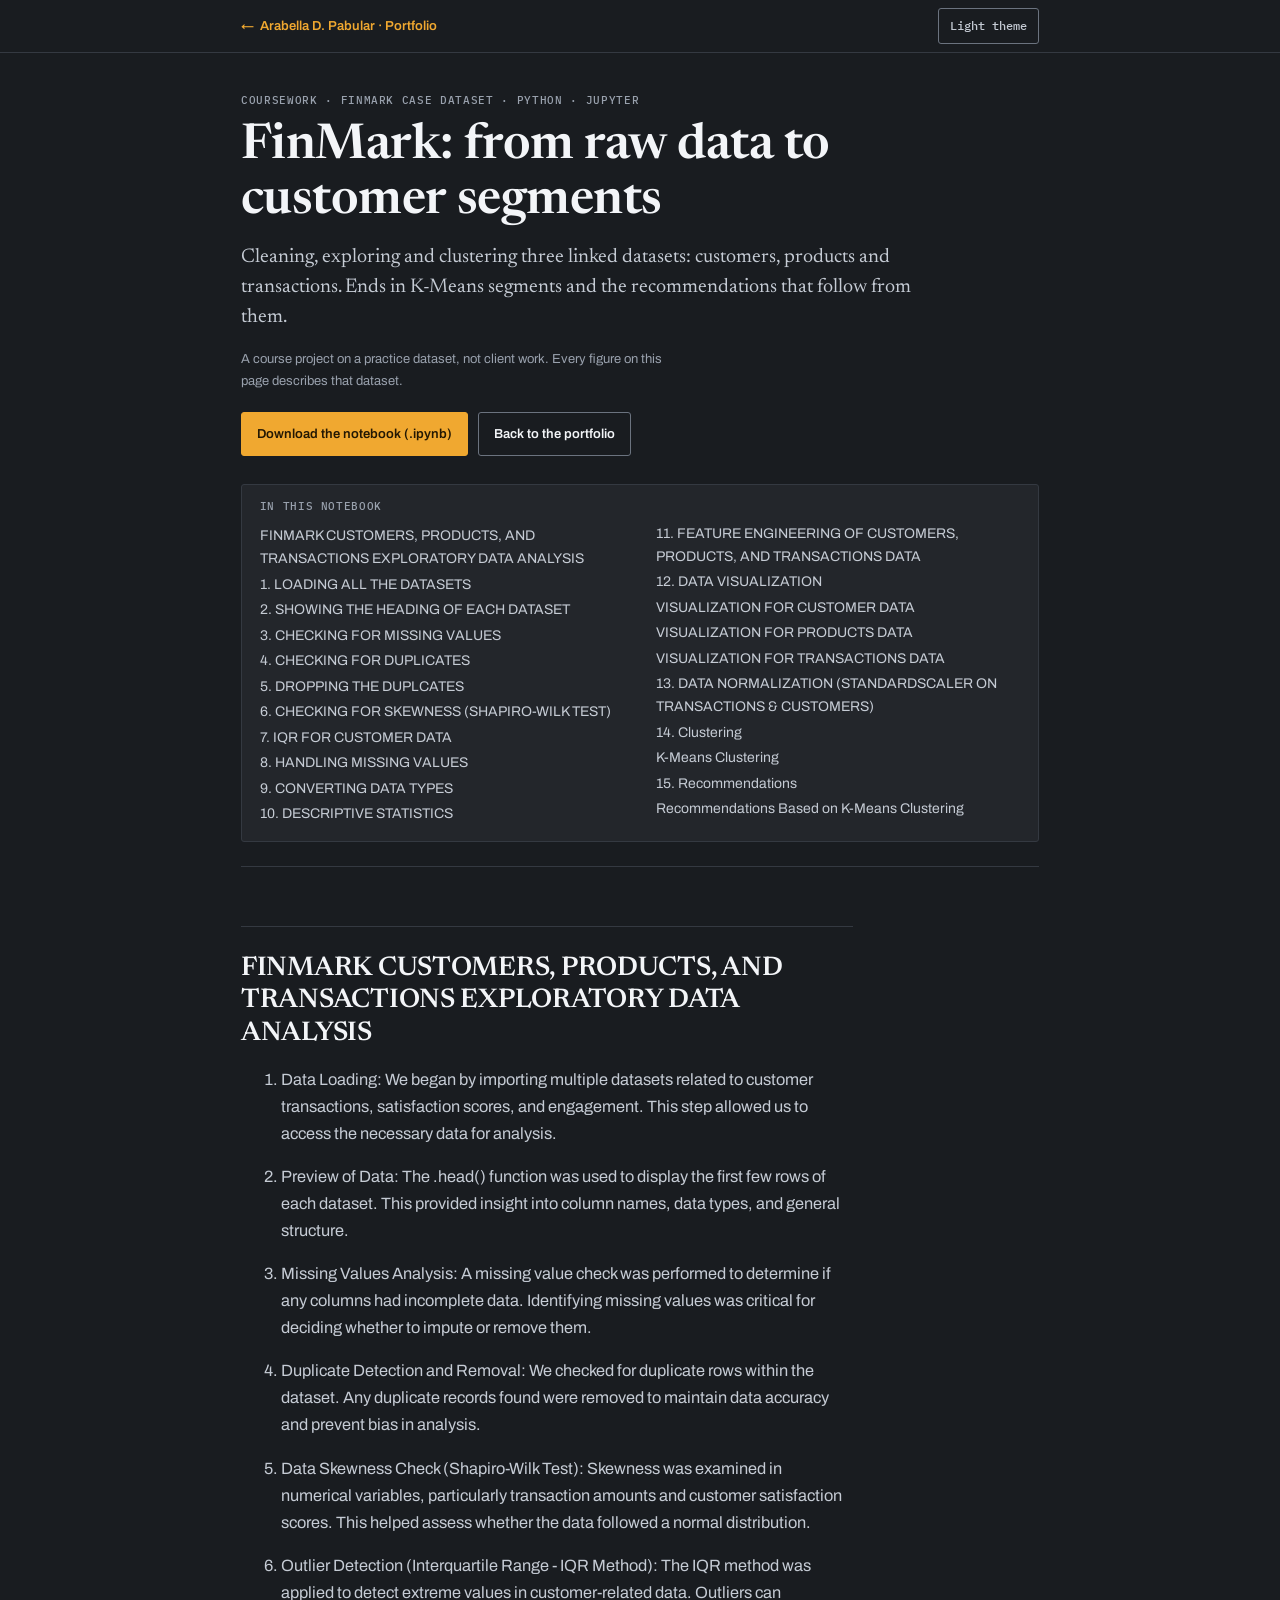
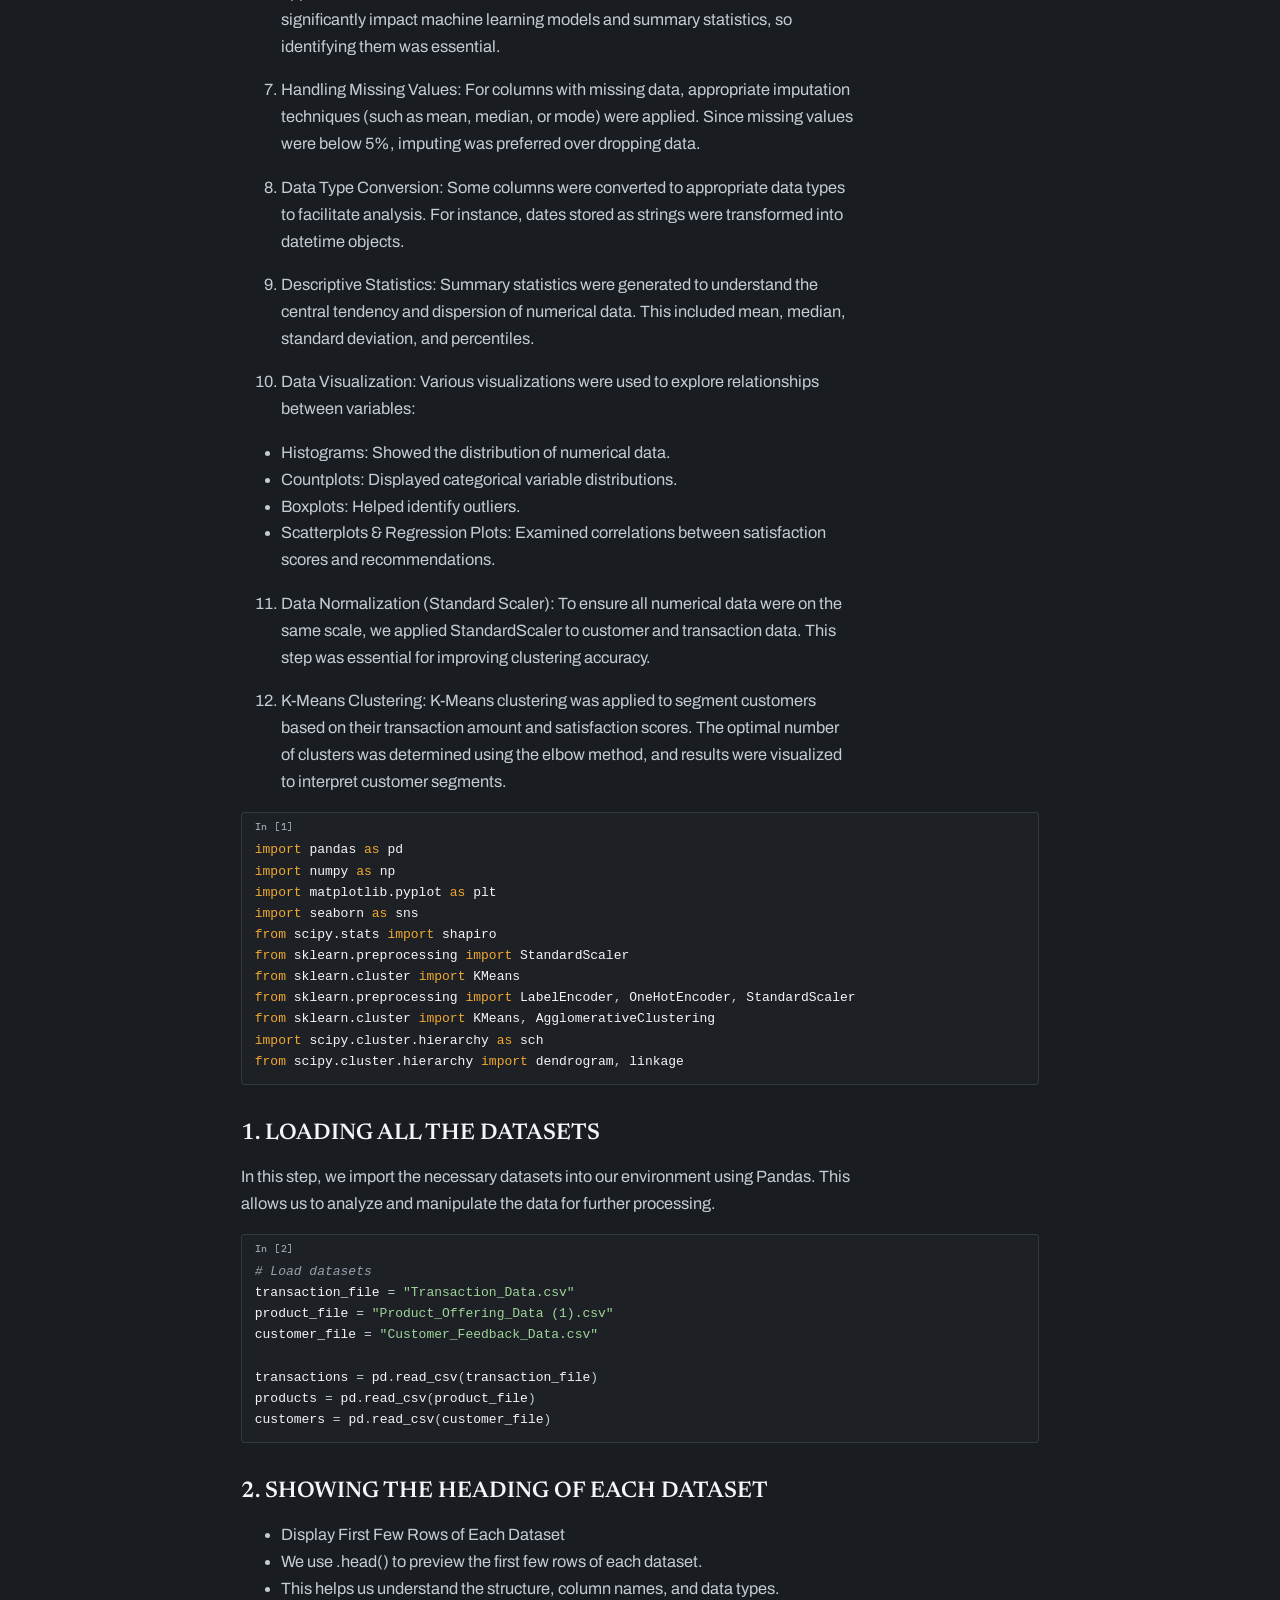
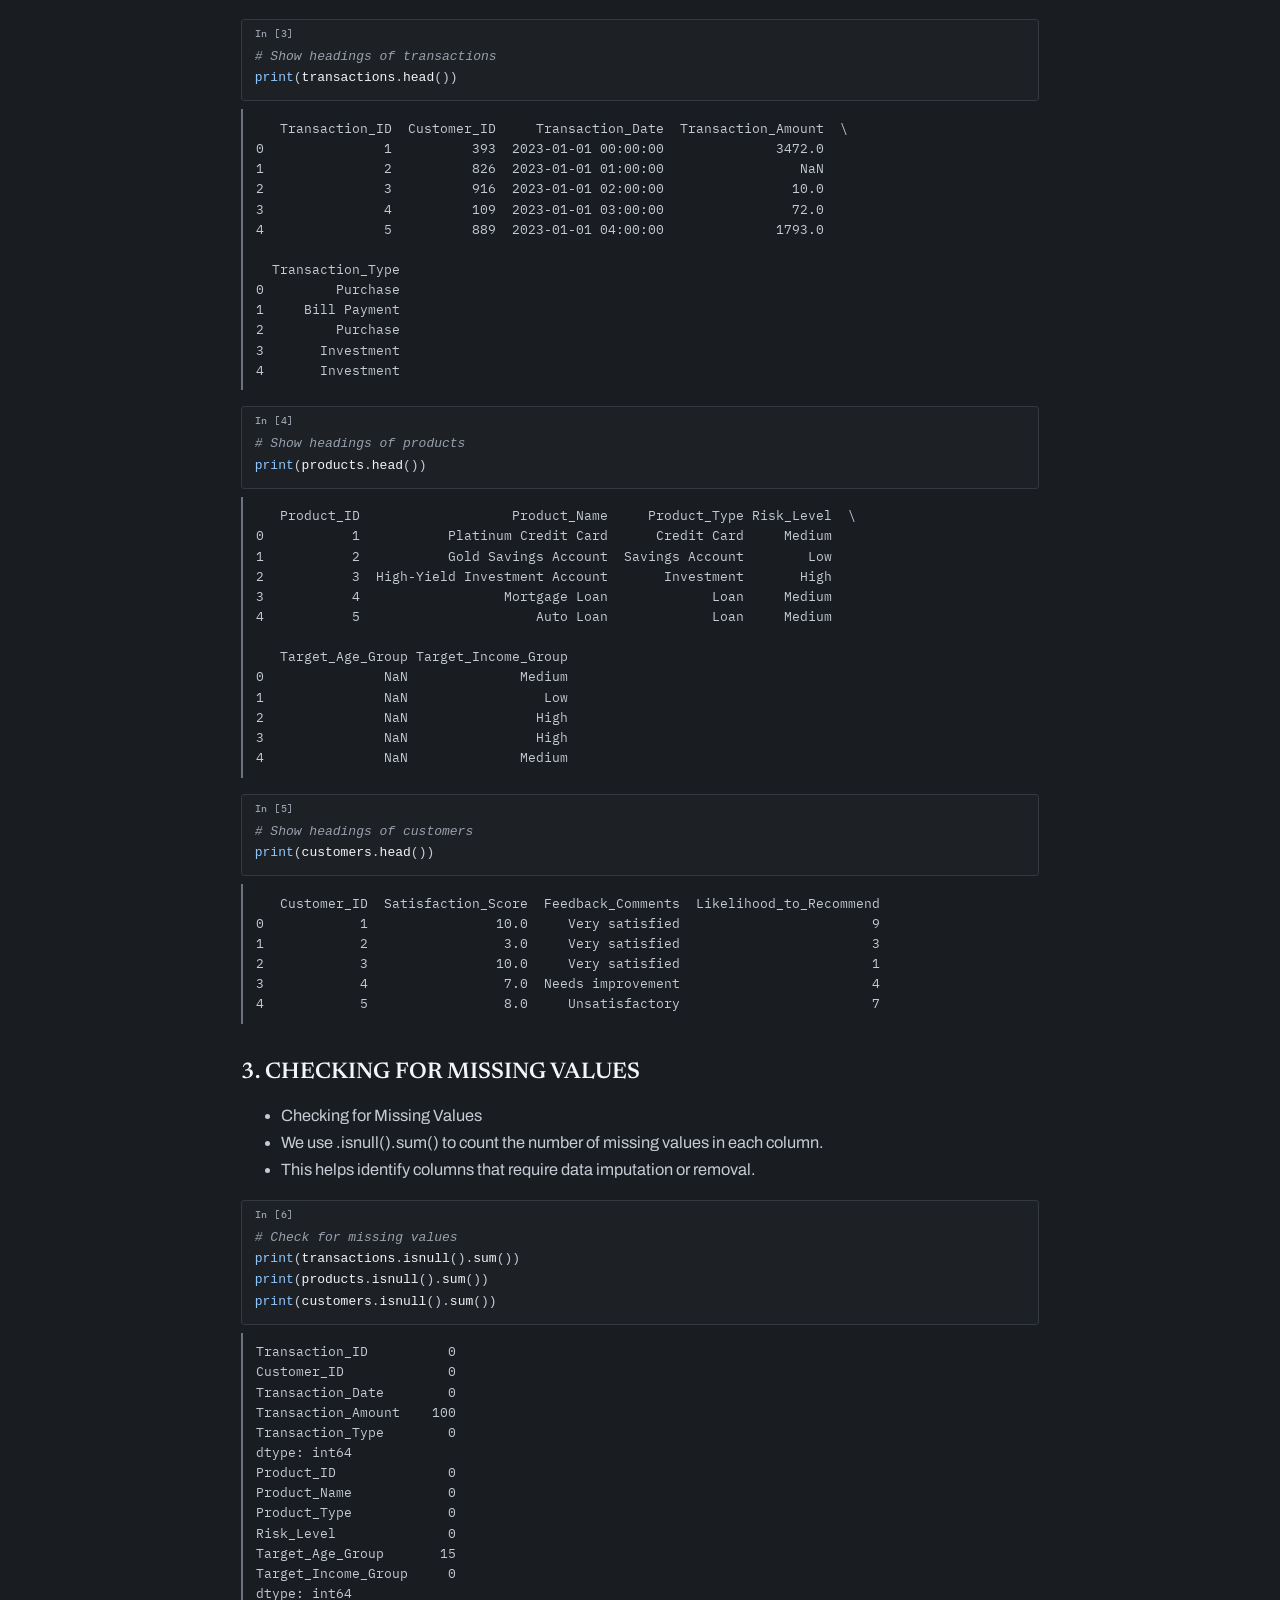
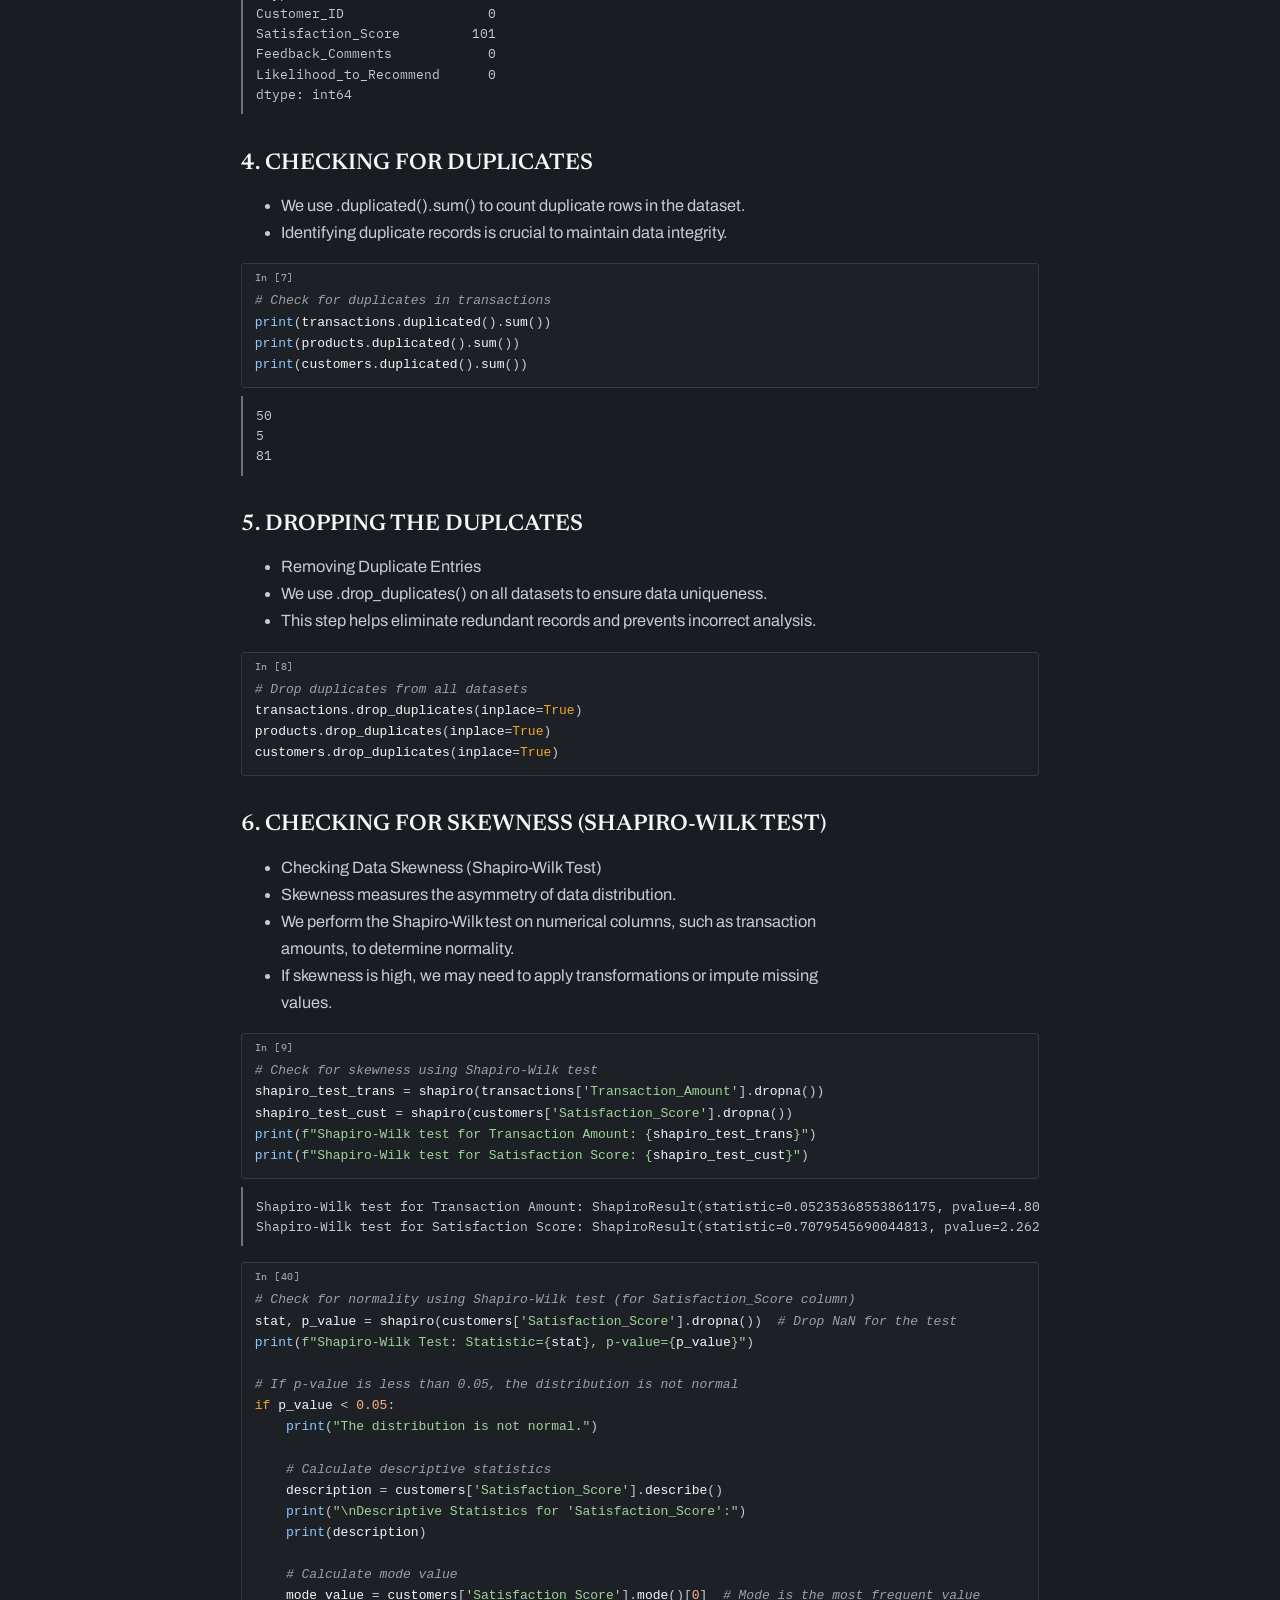
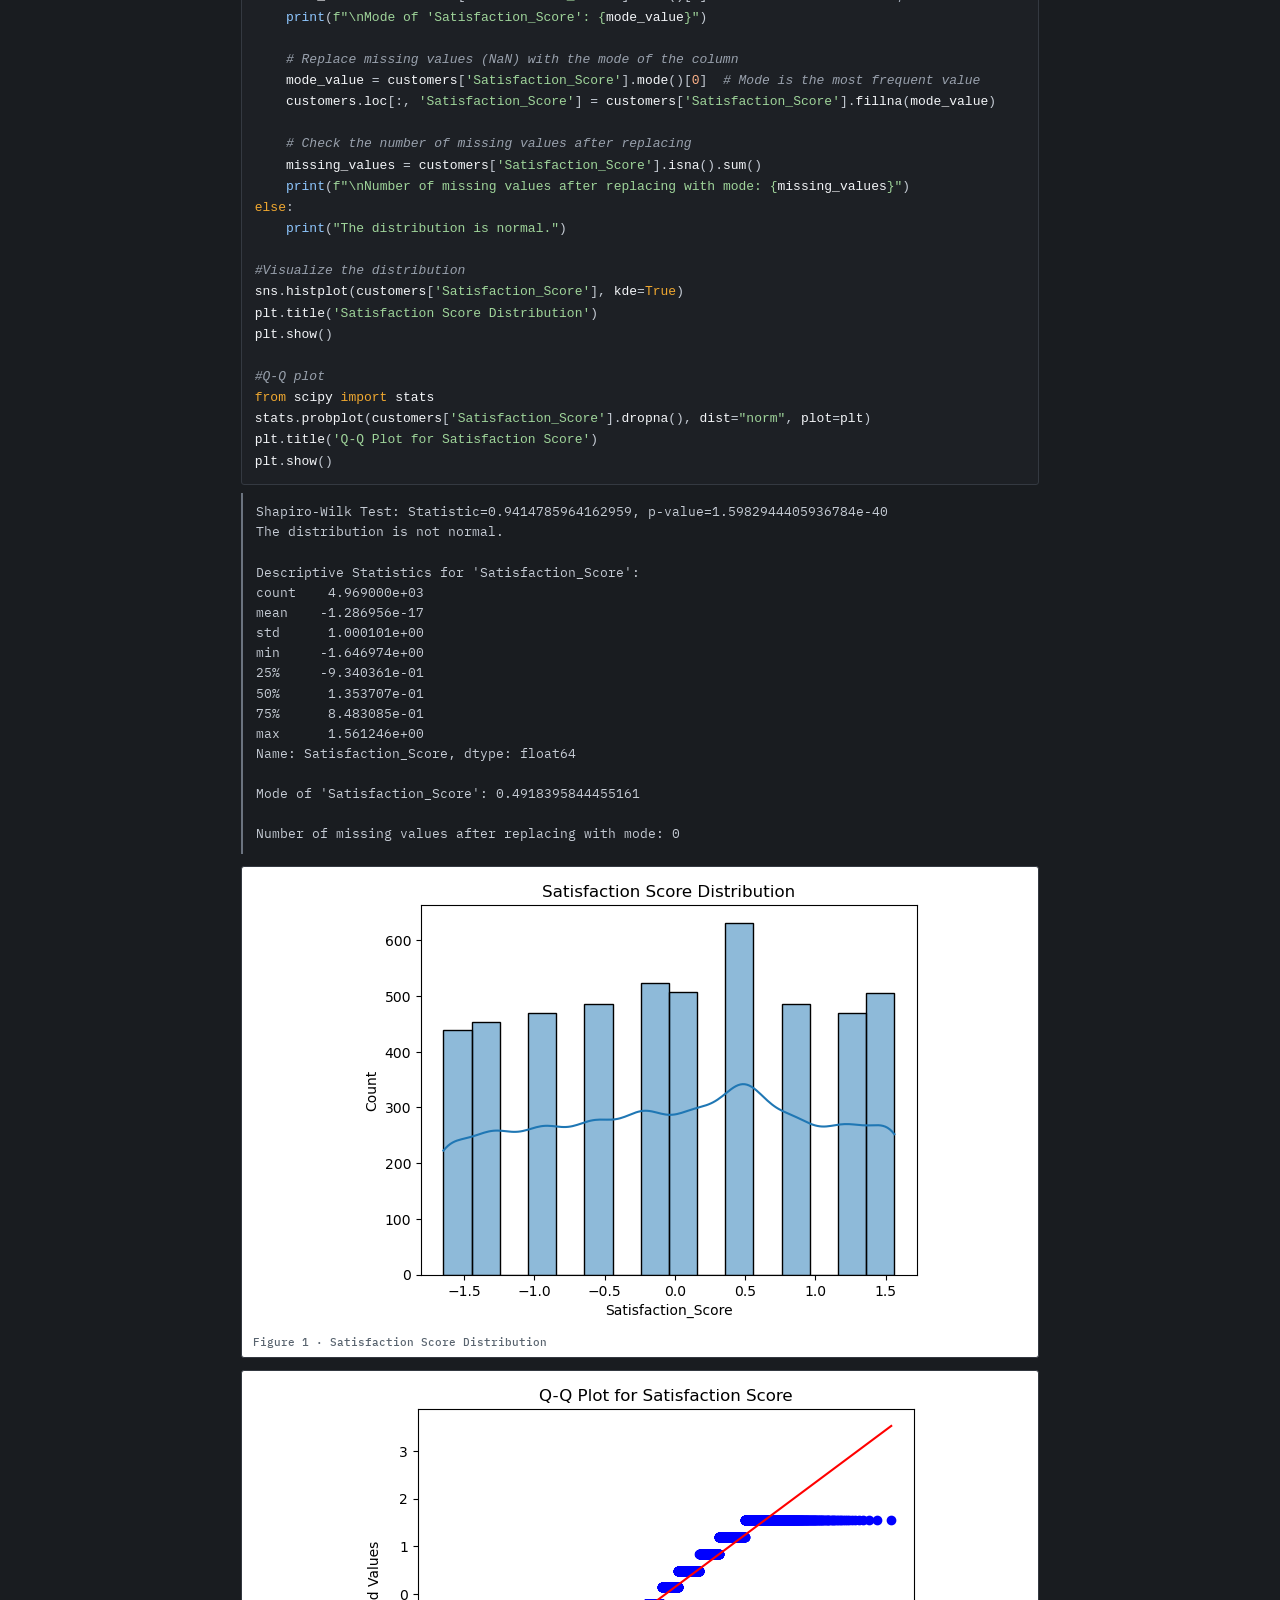
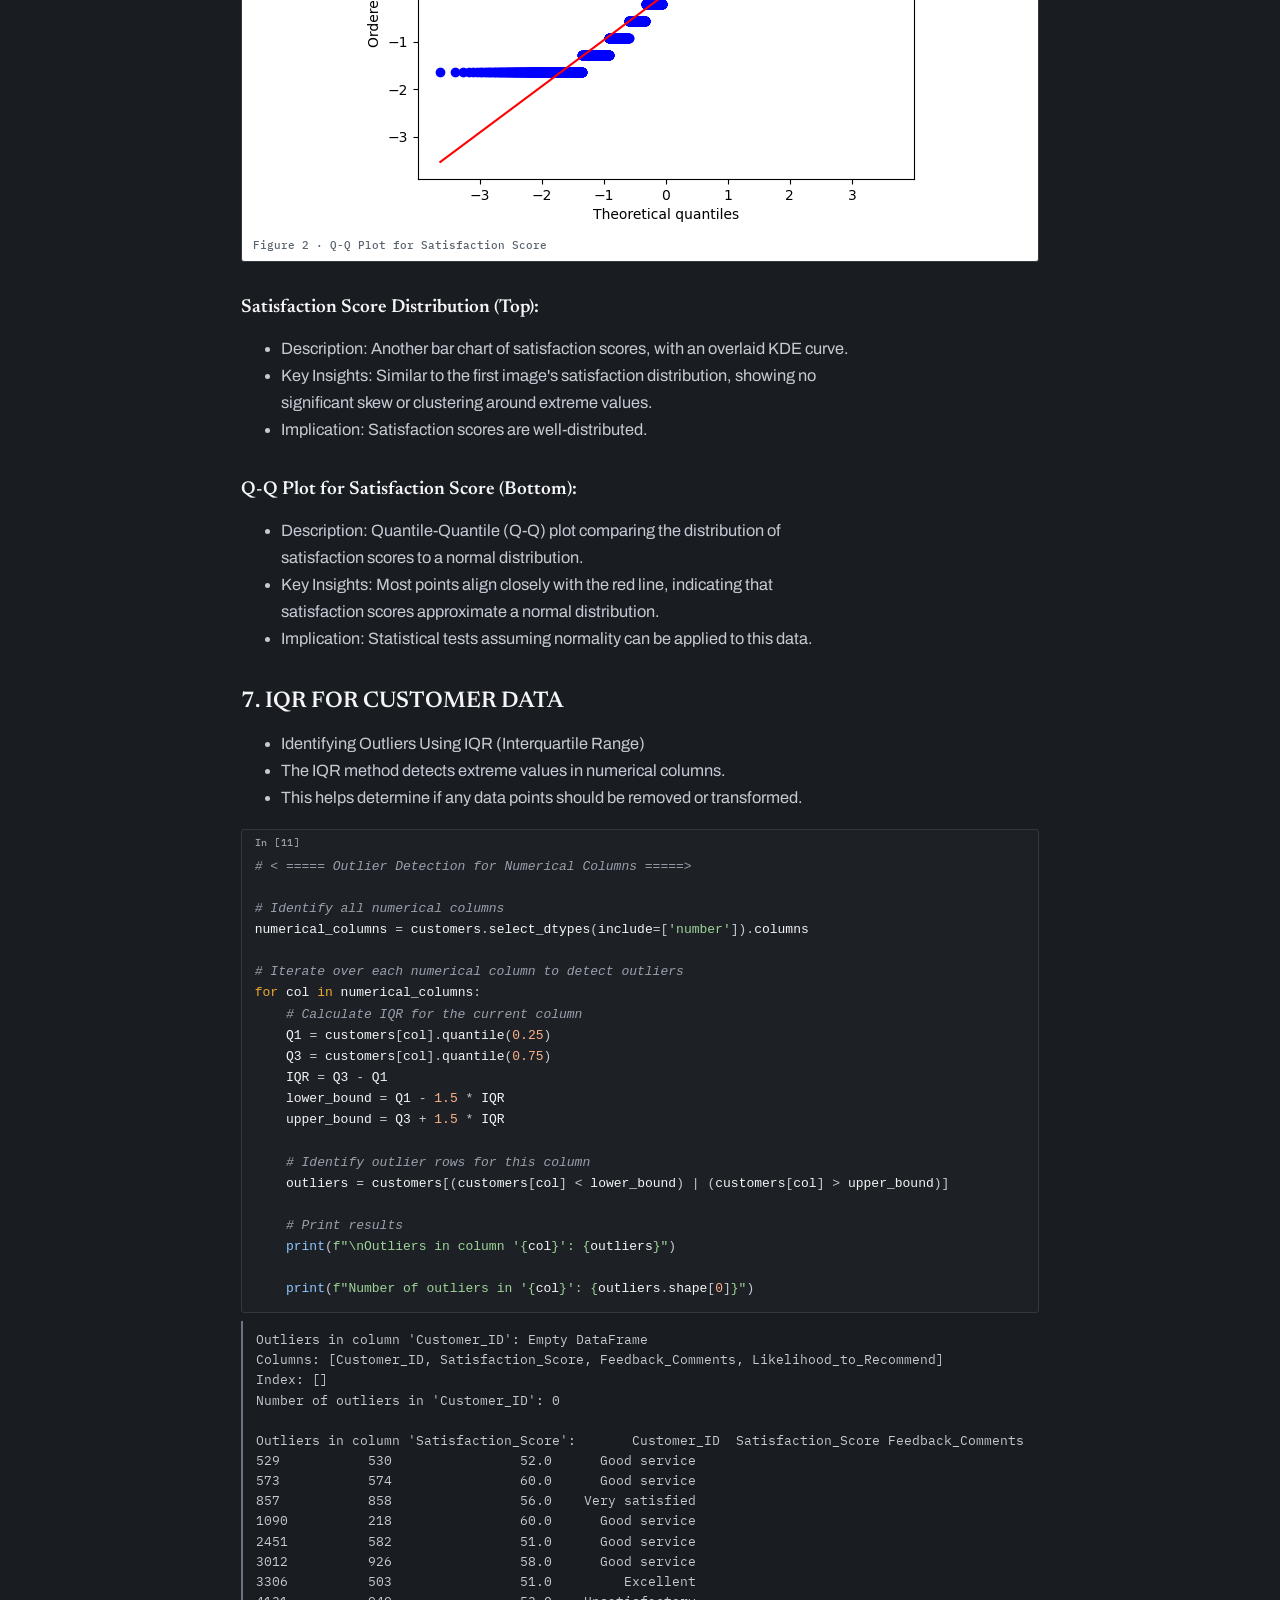
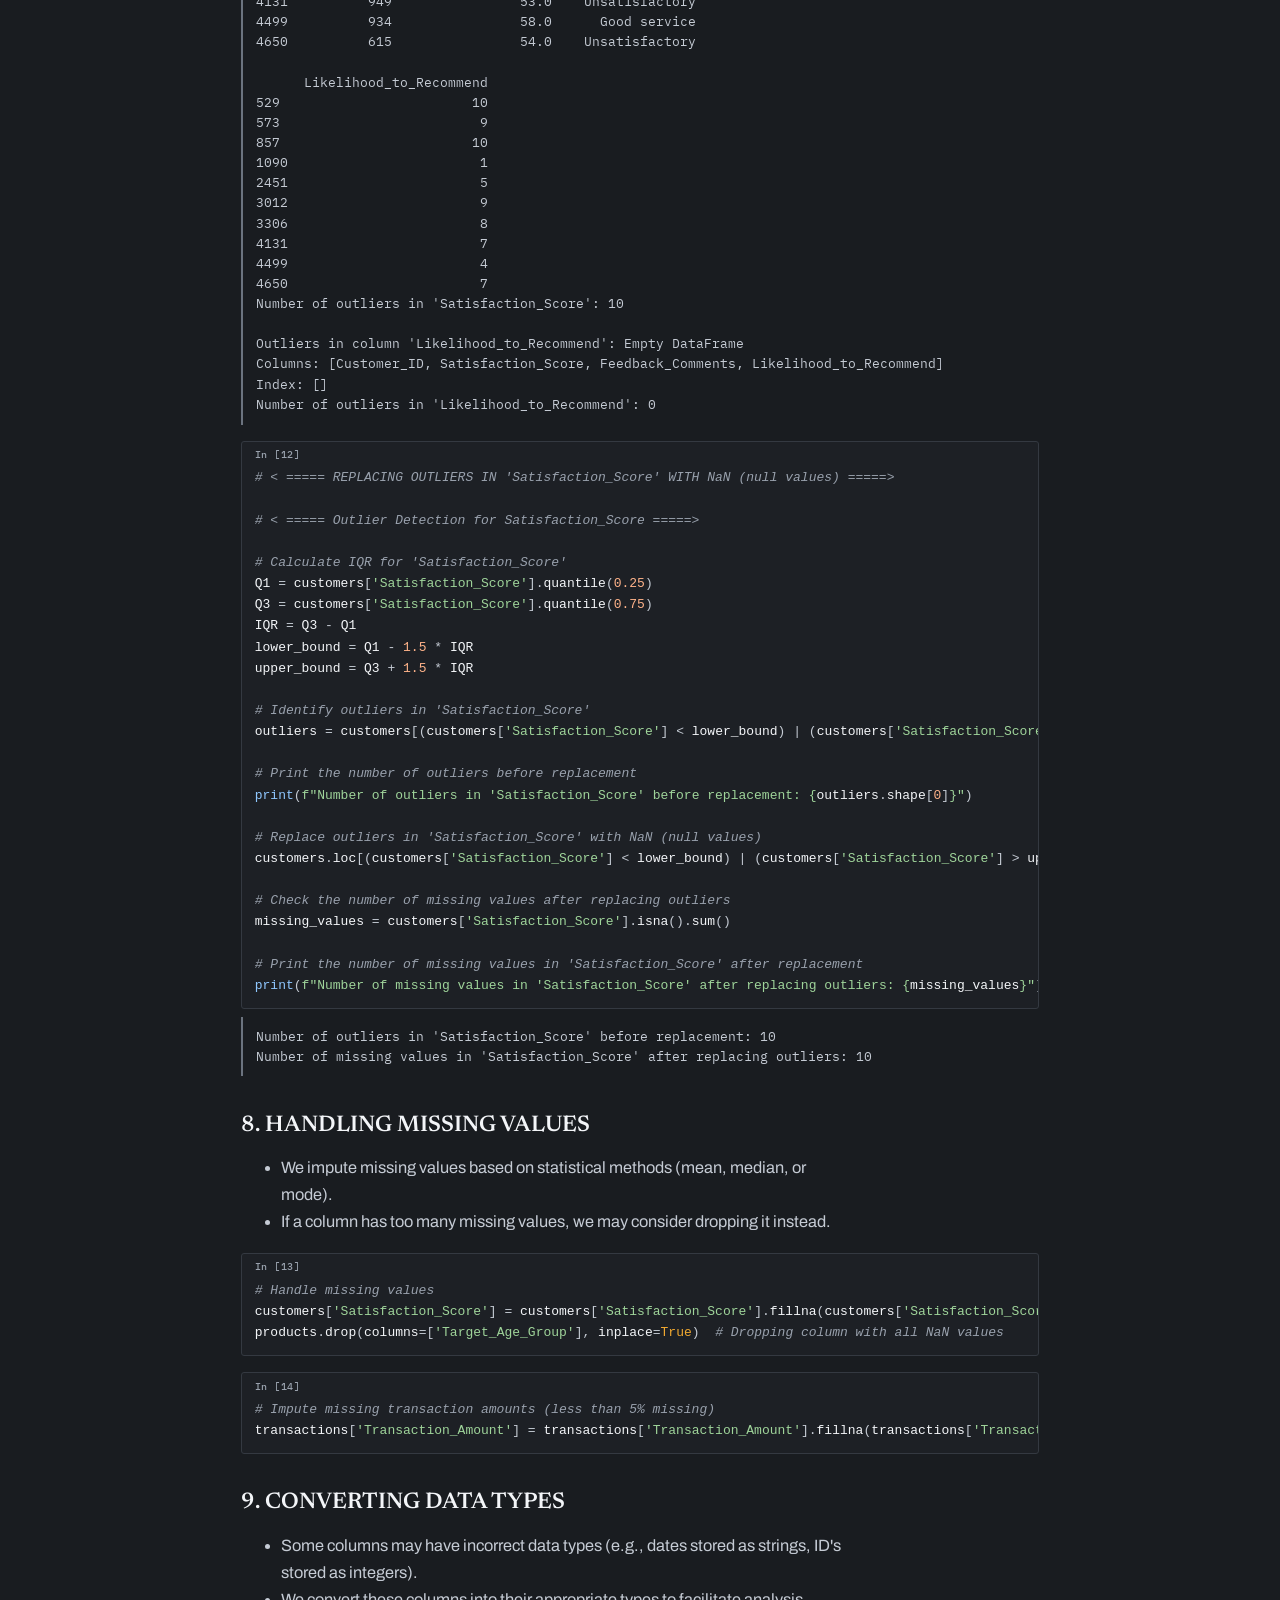
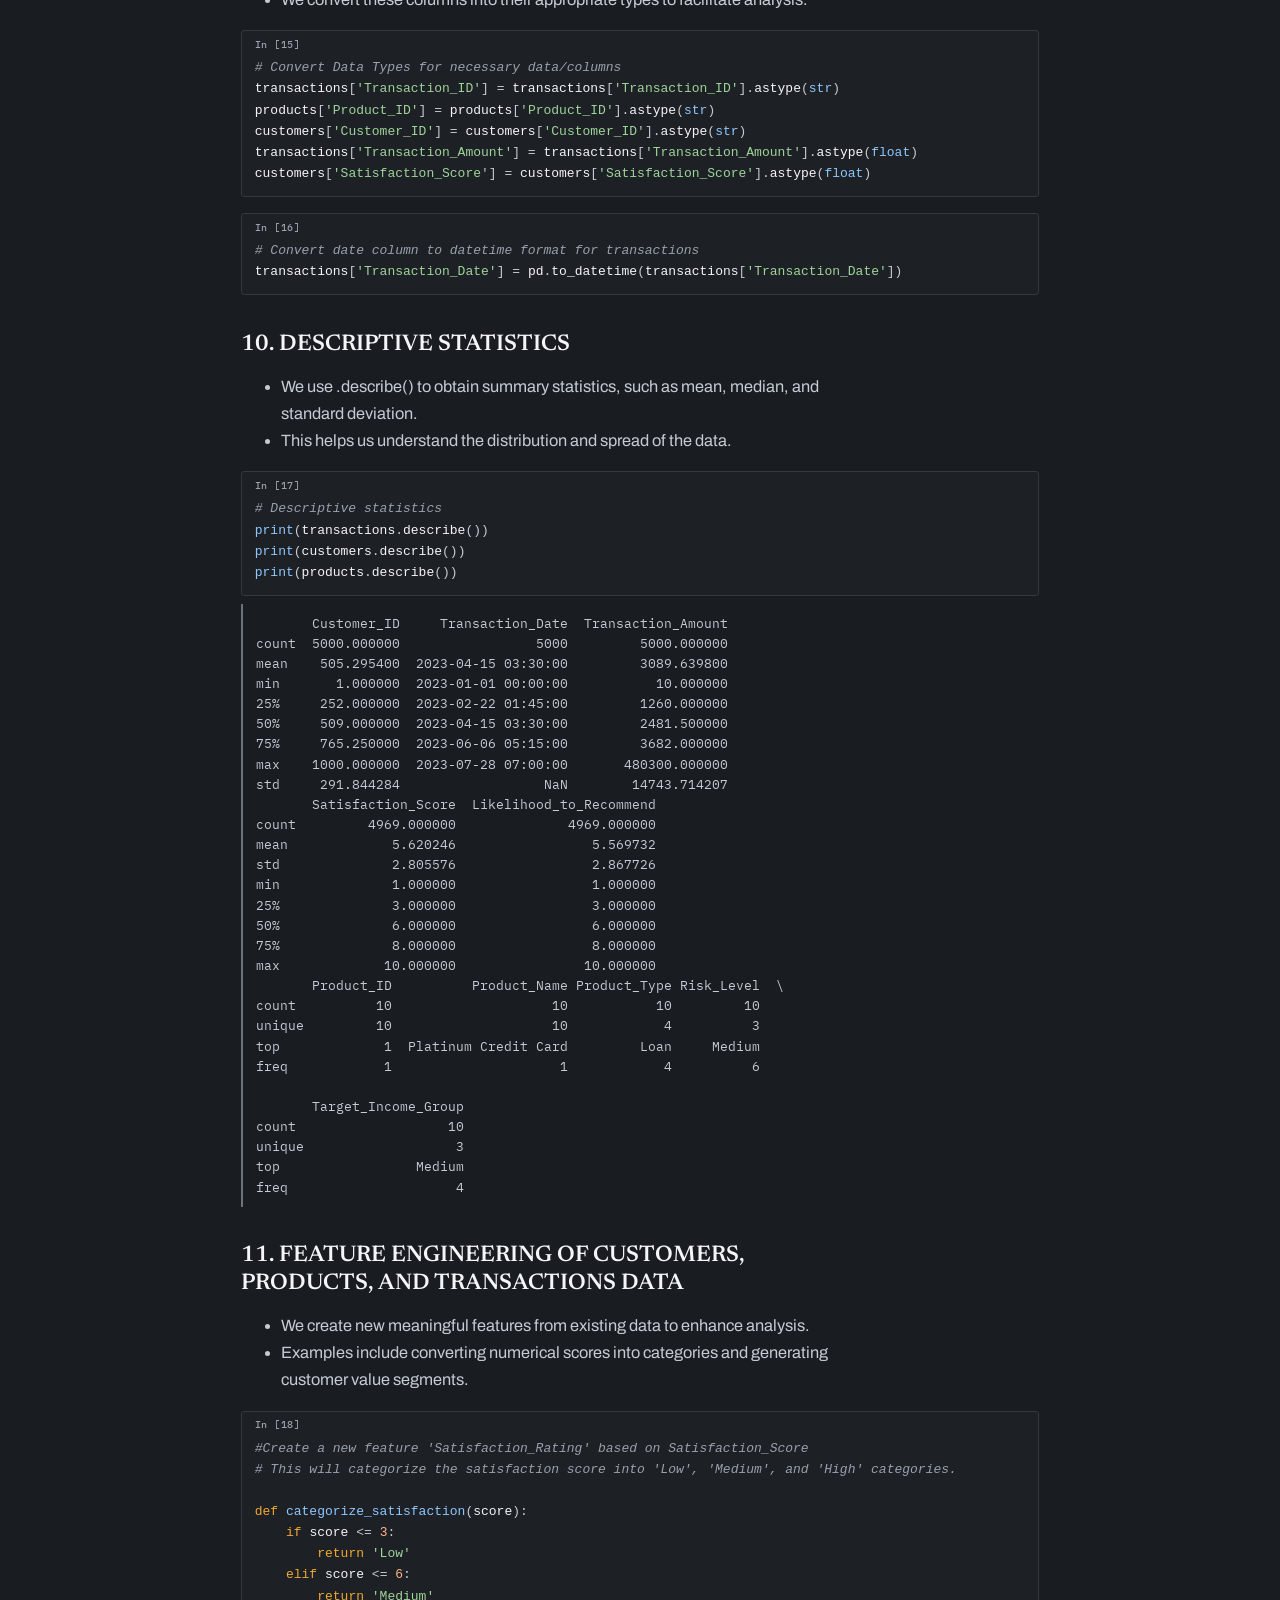
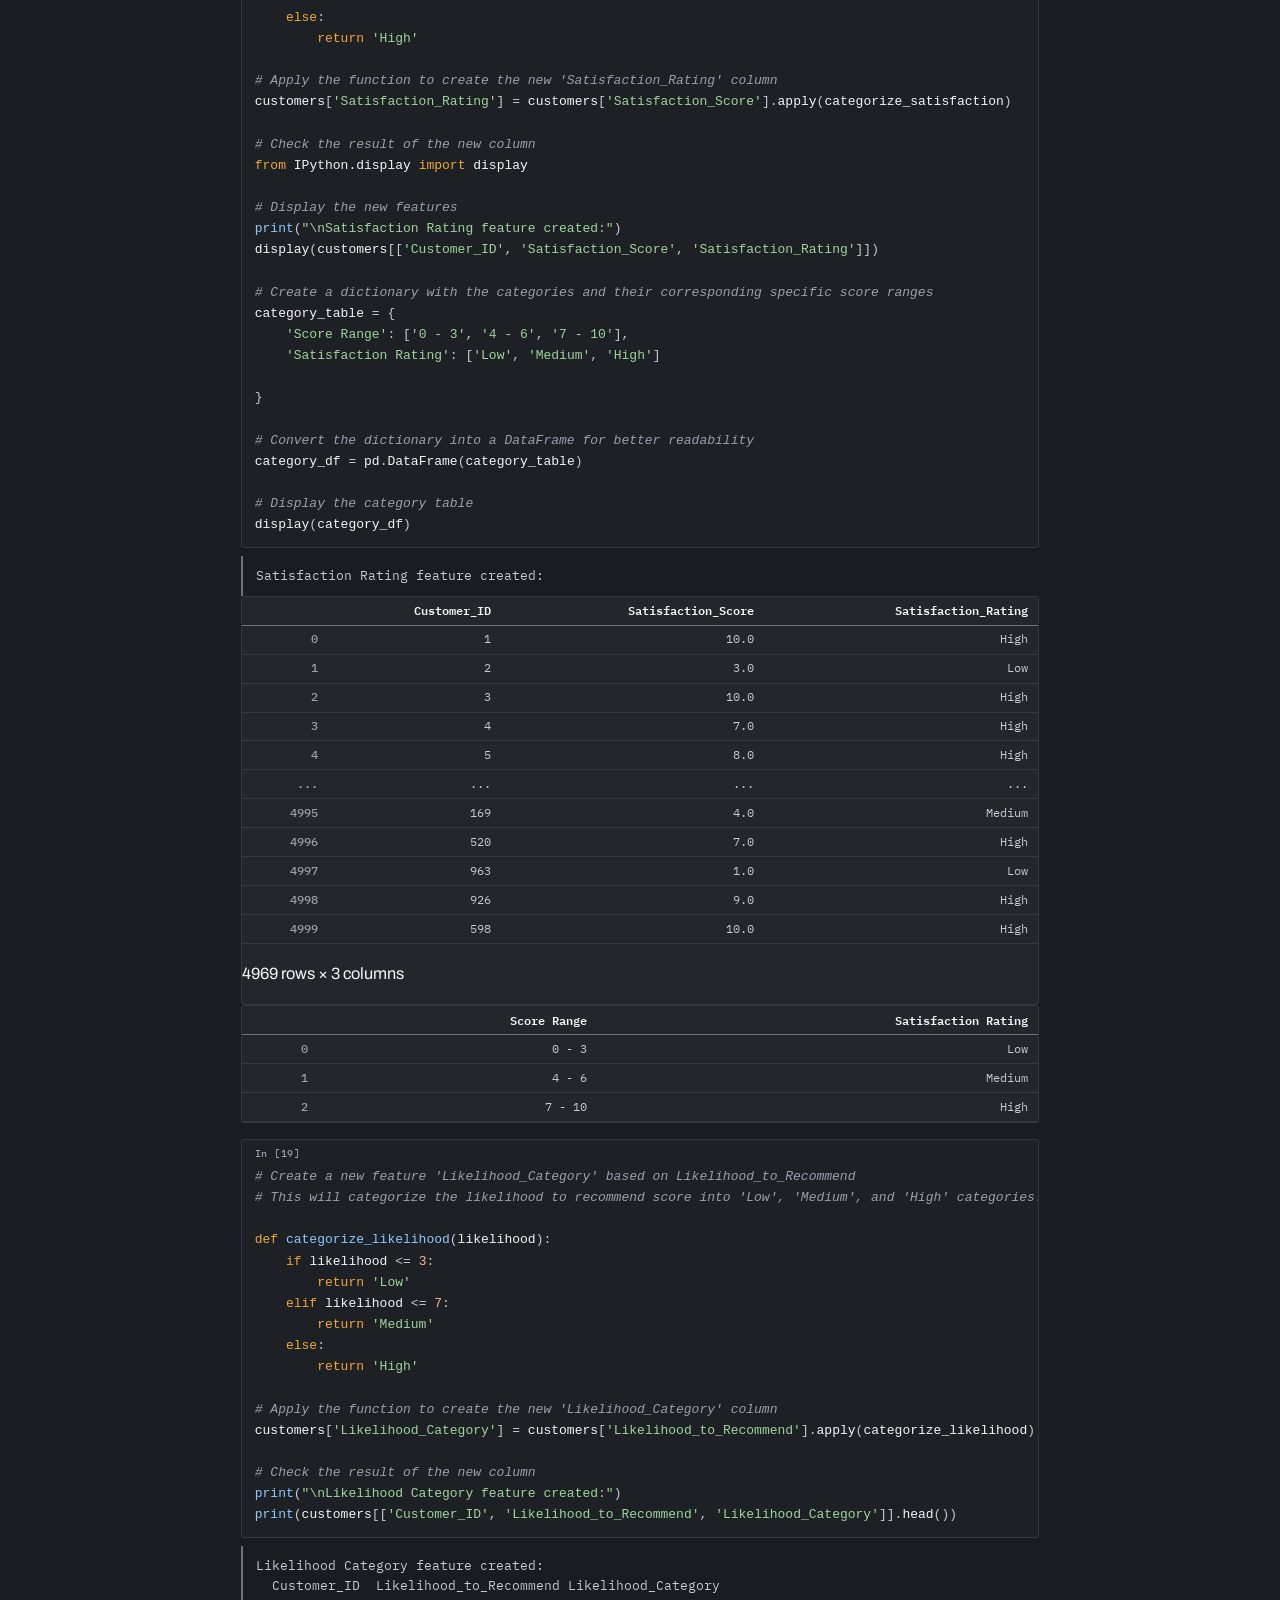
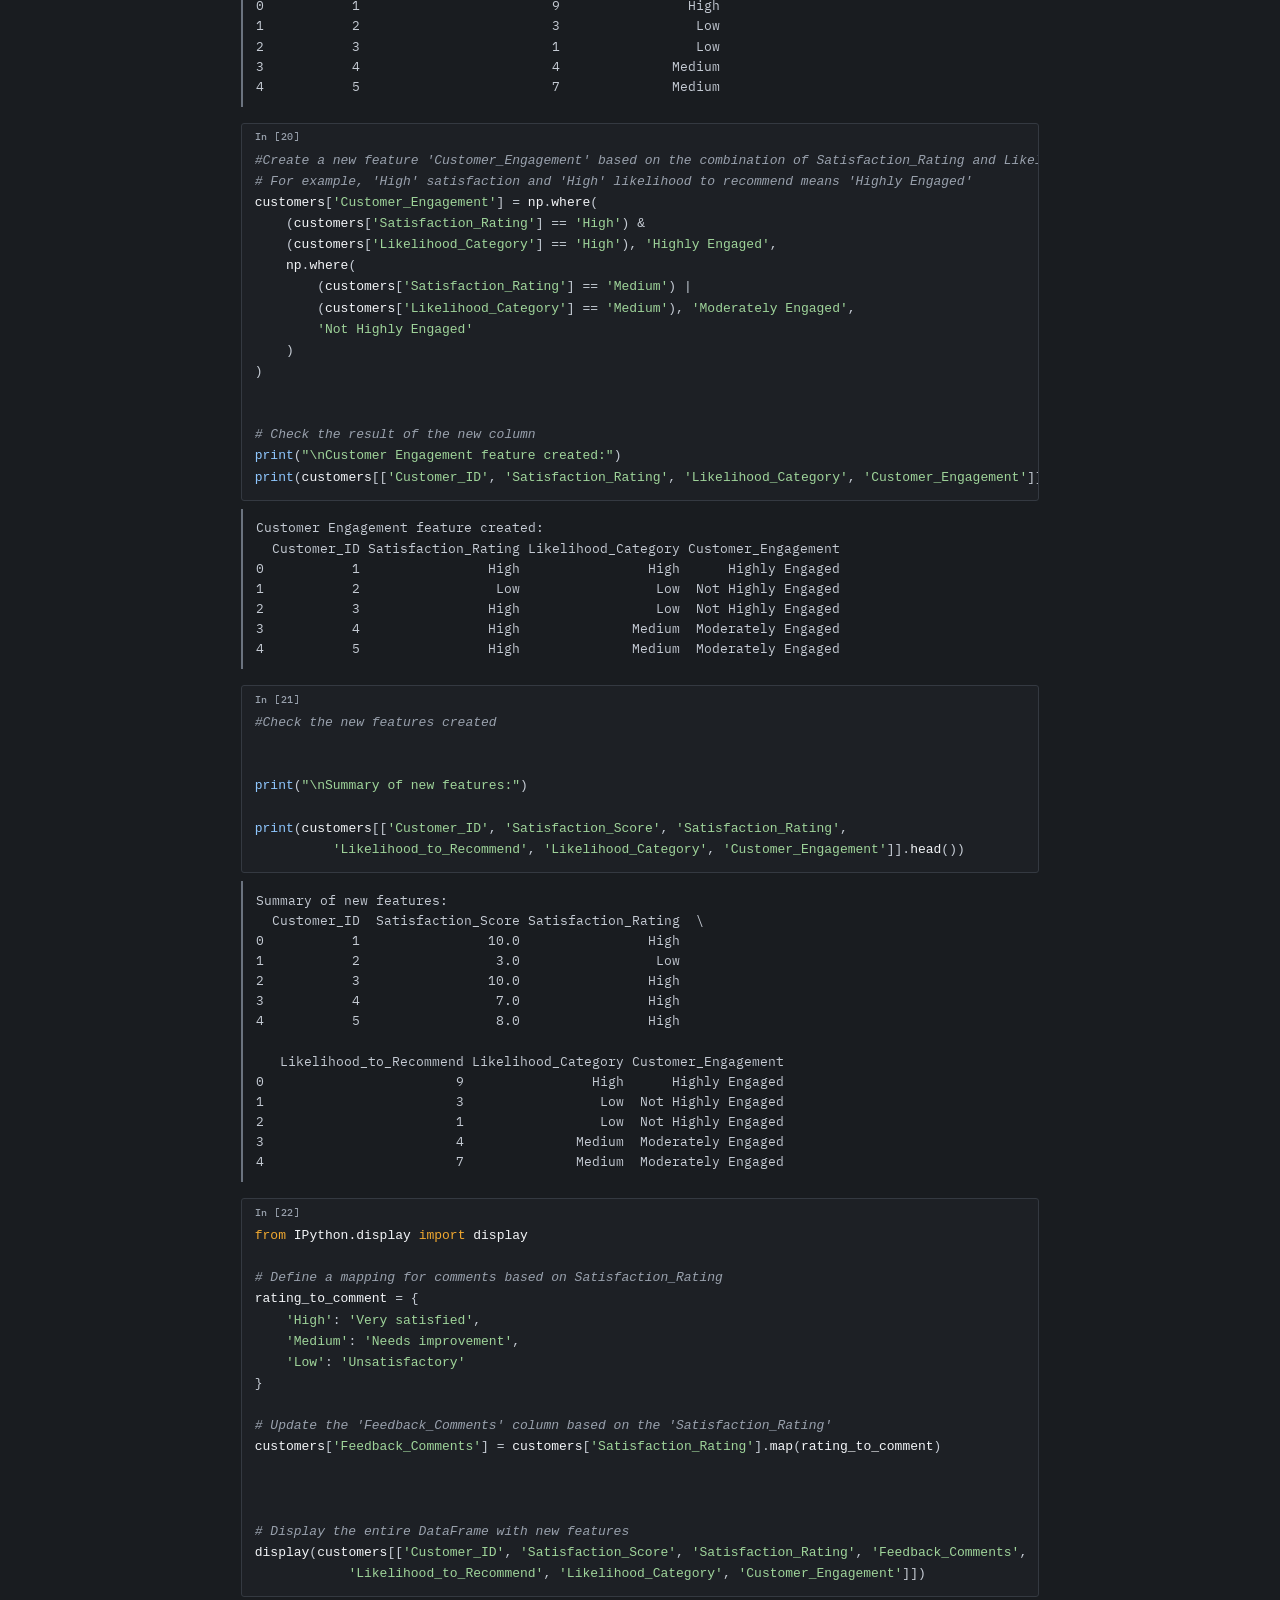
<file: notebooks/finmark-customer-segmentation.html>
<!doctype html><html lang="en"><head><meta charset="utf-8"><meta name="viewport" content="width=device-width,initial-scale=1"><title>FinMark: from raw data to customer segments · Arabella D. Pabular</title><meta name="description" content="Cleaning, exploring and clustering three linked datasets: customers, products and transactions. Ends in K-Means segments and the recommendations that follow from them."><meta name="robots" content="index, follow"><meta name="color-scheme" content="dark light"><link rel="icon" href="../assets/img/favicon.svg" type="image/svg+xml"><script>!function(){try{var t=localStorage.getItem("apab-theme");"dark"!==t&&"light"!==t||document.documentElement.setAttribute("data-theme",t)}catch(t){}}()</script><link rel="preconnect" href="https://fonts.googleapis.com"><link rel="preconnect" href="https://fonts.gstatic.com" crossorigin><link rel="stylesheet" href="https://fonts.googleapis.com/css2?family=Archivo:wdth,wght@62..125,100..900&amp;family=Newsreader:ital,opsz,wght@0,6..72,400..700;1,6..72,400..600&amp;family=IBM+Plex+Mono:wght@400;500;600&amp;display=swap"><style>:root{--ground:#191C20;--paper:#23262B;--paper-raised:#2B2F36;--paper-sunken:#1D2025;--rule:#343941;--rule-strong:#6B737F;--ink:#F3F5F8;--ink-2:#C5CBD4;--ink-3:#99A1AD;--accent:#F0A830;--accent-ink:#231803;--focus:#FFC96B;--select-bg:rgba(240,168,48,.28);--c-kw:#F0A830;--c-str:#9FD49A;--c-num:#FFB38A;--c-com:#99A1AD;--c-fn:#8FC7FF;--c-op:#C5CBD4;--serif:"Newsreader",Georgia,"Times New Roman",serif;--sans:"Archivo","Helvetica Neue",Arial,sans-serif;--mono:"IBM Plex Mono",ui-monospace,"Cascadia Mono",Menlo,Consolas,monospace;color-scheme:dark}:root[data-theme=light]{--ground:#E4DED0;--paper:#F7F4EE;--paper-raised:#FFFDF9;--paper-sunken:#EDE8DE;--rule:#DCD5C7;--rule-strong:#B3A992;--ink:#141A22;--ink-2:#3D4855;--ink-3:#59646F;--accent:#8A5200;--accent-ink:#FFFBF4;--focus:#8A5200;--select-bg:rgba(138,82,0,.18);--c-kw:#8A5200;--c-str:#2E6B2A;--c-num:#A3380F;--c-com:#59646F;--c-fn:#1F5B9A;--c-op:#3D4855;color-scheme:light}*,::after,::before{box-sizing:border-box}html{-webkit-text-size-adjust:100%}body{margin:0;background:var(--ground);color:var(--ink);font:400 clamp(.9375rem,.91rem + .14vw,1.0625rem)/1.65 var(--sans)}::selection{background:var(--select-bg)}a{color:var(--accent);text-underline-offset:.18em}.scroll:focus-visible,a:focus-visible,button:focus-visible{outline:2px solid var(--focus);outline-offset:2px}.skip{position:absolute;left:-999px;top:0;background:var(--accent);color:var(--accent-ink);padding:.5rem .8rem;z-index:9}.skip:focus{left:.5rem;top:.5rem}.wrap{max-width:880px;margin:0 auto;padding:0 clamp(1rem,3.2vw,2.75rem)}.bar{position:sticky;top:0;z-index:5;background:var(--ground);border-bottom:1px solid var(--rule)}.bar .wrap{display:flex;align-items:center;justify-content:space-between;gap:1rem;min-height:3.25rem}.back{font:600 .8125rem/1 var(--sans);text-decoration:none;display:inline-flex;align-items:center;gap:.4rem;min-height:44px}.theme{font:500 .75rem/1 var(--mono);color:var(--ink-2);background:0 0;border:1px solid var(--rule-strong);border-radius:3px;padding:.5rem .7rem;min-height:36px;cursor:pointer}header.head{padding:2.5rem 0 1.5rem;border-bottom:1px solid var(--rule)}.meta{font:500 .6875rem/1.4 var(--mono);letter-spacing:.06em;text-transform:uppercase;color:var(--ink-3);margin:0 0 .75rem}h1{font:600 clamp(1.875rem,1.4rem + 2.11vw,3.125rem)/1.1 var(--serif);margin:0 0 .9rem;letter-spacing:-.01em}.lede{font:400 clamp(1.0625rem,.99rem + .32vw,1.3125rem)/1.5 var(--serif);color:var(--ink-2);margin:0 0 1rem;max-width:62ch}.note{font-size:.8125rem;color:var(--ink-3);margin:0 0 1.25rem;max-width:62ch}.acts{display:flex;flex-wrap:wrap;gap:.6rem}.btn{display:inline-flex;align-items:center;min-height:44px;padding:.55rem .95rem;border-radius:3px;font:600 .8125rem/1 var(--sans);text-decoration:none;border:1px solid var(--rule-strong);color:var(--ink)}.btn.primary{background:var(--accent);color:var(--accent-ink);border-color:var(--accent)}nav.toc{margin:1.75rem 0 0;padding:1rem 1.1rem;background:var(--paper);border:1px solid var(--rule);border-radius:3px}nav.toc h2{font:500 .6875rem/1 var(--mono);letter-spacing:.06em;text-transform:uppercase;color:var(--ink-3);margin:0 0 .6rem}nav.toc ul{margin:0;padding:0;list-style:none;columns:2 16rem;column-gap:2rem}nav.toc li{margin:.15rem 0;break-inside:avoid;font-size:.875rem}nav.toc li.l3{list-style:none;margin-left:-.2rem;font-size:.8125rem}nav.toc a{color:var(--ink-2);text-decoration:none}nav.toc a:hover{color:var(--accent);text-decoration:underline}main{padding:1.5rem 0 4rem}.md{max-width:68ch}.md h1,.md h2,.md h3,.md h4{font-family:var(--serif);font-weight:600;line-height:1.2;margin:2.2rem 0 .7rem;scroll-margin-top:4.5rem}.md h1{font-size:clamp(1.3125rem,1.17rem + .65vw,1.75rem);border-top:1px solid var(--rule);padding-top:1.6rem}.md h2{font-size:clamp(1.1875rem,1.1rem + .4vw,1.4375rem)}.md h3{font-size:clamp(1.0625rem,1.02rem + .19vw,1.1875rem)}.md h4{font-size:1rem}.md li,.md p{color:var(--ink-2)}.md strong{color:var(--ink)}.md code{font:.85em var(--mono);background:var(--paper-sunken);padding:.08em .3em;border-radius:3px}.md table{border-collapse:collapse;margin:1rem 0;font-size:.875rem}.md td,.md th{border:1px solid var(--rule);padding:.35rem .6rem;text-align:left}.cell{margin:1rem 0}.code{background:var(--paper-sunken);border:1px solid var(--rule);border-radius:3px}.code .lbl{display:block;font:500 .625rem/1 var(--mono);color:var(--ink-3);padding:.55rem .8rem 0;letter-spacing:.05em}pre{margin:0;font:400 .8125rem/1.55 var(--mono);white-space:pre;tab-size:4}.scroll{overflow-x:auto;max-width:100%}.code pre{padding:.45rem .8rem .75rem}.out{margin-top:.5rem}.out pre{padding:.6rem .8rem;color:var(--ink-2);border-left:2px solid var(--rule-strong)}.out figure{margin:.75rem 0;background:#fff;border:1px solid var(--rule);border-radius:3px;padding:.5rem;max-width:100%}.out figure img{display:block;max-width:100%;height:auto;margin:0 auto}.out figcaption{font:500 .6875rem/1.3 var(--mono);color:#59646f;padding:.4rem .2rem 0}.tbl{border:1px solid var(--rule);border-radius:3px;background:var(--paper)}.tbl table{border-collapse:collapse;font:400 .75rem/1.4 var(--mono);color:var(--ink-2);min-width:100%}.tbl td,.tbl th{padding:.35rem .6rem;border-bottom:1px solid var(--rule);text-align:right;white-space:nowrap}.tbl thead th{color:var(--ink);font-weight:600;border-bottom:1px solid var(--rule-strong);position:sticky;top:0;background:var(--paper)}.tbl tbody th{color:var(--ink-3);font-weight:500}footer{border-top:1px solid var(--rule);padding:1.5rem 0 3rem;font-size:.8125rem;color:var(--ink-3)}.tk-k,.tk-kc,.tk-kd,.tk-kn,.tk-kr,.tk-ow{color:var(--c-kw)}.tk-s,.tk-s1,.tk-s2,.tk-sa,.tk-sb,.tk-sd,.tk-se,.tk-si{color:var(--c-str)}.tk-m,.tk-mf,.tk-mh,.tk-mi{color:var(--c-num)}.tk-c,.tk-c1,.tk-ch,.tk-cm{color:var(--c-com);font-style:italic}.tk-bp,.tk-nb,.tk-nc,.tk-nf{color:var(--c-fn)}.tk-o,.tk-p{color:var(--c-op)}.tk-n,.tk-nn{color:var(--ink)}@media (prefers-reduced-motion:no-preference){html{scroll-behavior:smooth}}@media print{.acts,.bar,nav.toc{display:none}body{background:#fff;color:#000}}</style></head><body><a class="skip" href="#main">Skip to content</a><div class="bar"><div class="wrap"><a class="back" href="../index.html#notebooks"><span aria-hidden="true">&larr;</span> Arabella D. Pabular · Portfolio</a> <button class="theme" id="theme" type="button" hidden>Light theme</button></div></div><div class="wrap"><header class="head"><p class="meta">Coursework · FinMark case dataset · Python · Jupyter</p><h1>FinMark: from raw data to customer segments</h1><p class="lede">Cleaning, exploring and clustering three linked datasets: customers, products and transactions. Ends in K-Means segments and the recommendations that follow from them.</p><p class="note">A course project on a practice dataset, not client work. Every figure on this page describes that dataset.</p><div class="acts"><a class="btn primary" href="finmark-customer-segmentation.ipynb" download>Download the notebook (.ipynb)</a> <a class="btn" href="../index.html#notebooks">Back to the portfolio</a></div><nav class="toc" aria-label="Sections of this notebook"><h2>In this notebook</h2><ul><li class="l1"><a href="#finmark-customers-products-and-transactions-exploratory-data">FINMARK CUSTOMERS, PRODUCTS, AND TRANSACTIONS EXPLORATORY DATA ANALYSIS</a></li><li class="l2"><a href="#1-loading-all-the-datasets">1. LOADING ALL THE DATASETS</a></li><li class="l2"><a href="#2-showing-the-heading-of-each-dataset">2. SHOWING THE HEADING OF EACH DATASET</a></li><li class="l2"><a href="#3-checking-for-missing-values">3. CHECKING FOR MISSING VALUES</a></li><li class="l2"><a href="#4-checking-for-duplicates">4. CHECKING FOR DUPLICATES</a></li><li class="l2"><a href="#5-dropping-the-duplcates">5. DROPPING THE DUPLCATES</a></li><li class="l2"><a href="#6-checking-for-skewness-shapiro-wilk-test">6. CHECKING FOR SKEWNESS (SHAPIRO-WILK TEST)</a></li><li class="l2"><a href="#7-iqr-for-customer-data">7. IQR FOR CUSTOMER DATA</a></li><li class="l2"><a href="#8-handling-missing-values">8. HANDLING MISSING VALUES</a></li><li class="l2"><a href="#9-converting-data-types">9. CONVERTING DATA TYPES</a></li><li class="l2"><a href="#10-descriptive-statistics">10. DESCRIPTIVE STATISTICS</a></li><li class="l2"><a href="#11-feature-engineering-of-customers-products-and-transaction">11. FEATURE ENGINEERING OF CUSTOMERS, PRODUCTS, AND TRANSACTIONS DATA</a></li><li class="l2"><a href="#12-data-visualization">12. DATA VISUALIZATION</a></li><li class="l2"><a href="#visualization-for-customer-data">VISUALIZATION FOR CUSTOMER DATA</a></li><li class="l2"><a href="#visualization-for-products-data">VISUALIZATION FOR PRODUCTS DATA</a></li><li class="l2"><a href="#visualization-for-transactions-data">VISUALIZATION FOR TRANSACTIONS DATA</a></li><li class="l2"><a href="#13-data-normalization-standardscaler-on-transactions-custome">13. DATA NORMALIZATION (STANDARDSCALER ON TRANSACTIONS &amp; CUSTOMERS)</a></li><li class="l1"><a href="#14-clustering">14. Clustering</a></li><li class="l2"><a href="#k-means-clustering">K-Means Clustering</a></li><li class="l1"><a href="#15-recommendations">15. Recommendations</a></li><li class="l2"><a href="#recommendations-based-on-k-means-clustering">Recommendations Based on K-Means Clustering</a></li></ul></nav></header><main id="main"><div class="cell md"><h1 id="finmark-customers-products-and-transactions-exploratory-data">FINMARK CUSTOMERS, PRODUCTS, AND TRANSACTIONS EXPLORATORY DATA ANALYSIS</h1><ol><li><p>Data Loading: We began by importing multiple datasets related to customer transactions, satisfaction scores, and engagement. This step allowed us to access the necessary data for analysis.</p></li><li><p>Preview of Data: The .head() function was used to display the first few rows of each dataset. This provided insight into column names, data types, and general structure.</p></li><li><p>Missing Values Analysis: A missing value check was performed to determine if any columns had incomplete data. Identifying missing values was critical for deciding whether to impute or remove them.</p></li><li><p>Duplicate Detection and Removal: We checked for duplicate rows within the dataset. Any duplicate records found were removed to maintain data accuracy and prevent bias in analysis.</p></li><li><p>Data Skewness Check (Shapiro-Wilk Test): Skewness was examined in numerical variables, particularly transaction amounts and customer satisfaction scores. This helped assess whether the data followed a normal distribution.</p></li><li><p>Outlier Detection (Interquartile Range - IQR Method): The IQR method was applied to detect extreme values in customer-related data. Outliers can significantly impact machine learning models and summary statistics, so identifying them was essential.</p></li><li><p>Handling Missing Values: For columns with missing data, appropriate imputation techniques (such as mean, median, or mode) were applied. Since missing values were below 5%, imputing was preferred over dropping data.</p></li><li><p>Data Type Conversion: Some columns were converted to appropriate data types to facilitate analysis. For instance, dates stored as strings were transformed into datetime objects.</p></li><li><p>Descriptive Statistics: Summary statistics were generated to understand the central tendency and dispersion of numerical data. This included mean, median, standard deviation, and percentiles.</p></li><li><p>Data Visualization: Various visualizations were used to explore relationships between variables:</p></li></ol><ul><li>Histograms: Showed the distribution of numerical data.</li><li>Countplots: Displayed categorical variable distributions.</li><li>Boxplots: Helped identify outliers.</li><li>Scatterplots &amp; Regression Plots: Examined correlations between satisfaction scores and recommendations.</li></ul><ol start="11"><li><p>Data Normalization (Standard Scaler): To ensure all numerical data were on the same scale, we applied StandardScaler to customer and transaction data. This step was essential for improving clustering accuracy.</p></li><li><p>K-Means Clustering: K-Means clustering was applied to segment customers based on their transaction amount and satisfaction scores. The optimal number of clusters was determined using the elbow method, and results were visualized to interpret customer segments.</p></li></ol></div><div class="cell"><div class="code"><span class="lbl">In [1]</span><div class="scroll" tabindex="0" role="region" aria-label="Code, cell 1"><pre><code><span class="tk-kn">import</span><span class="tk-w"> </span><span class="tk-nn">pandas</span><span class="tk-w"> </span><span class="tk-k">as</span><span class="tk-w"> </span><span class="tk-nn">pd</span>
<span class="tk-kn">import</span><span class="tk-w"> </span><span class="tk-nn">numpy</span><span class="tk-w"> </span><span class="tk-k">as</span><span class="tk-w"> </span><span class="tk-nn">np</span>
<span class="tk-kn">import</span><span class="tk-w"> </span><span class="tk-nn">matplotlib.pyplot</span><span class="tk-w"> </span><span class="tk-k">as</span><span class="tk-w"> </span><span class="tk-nn">plt</span>
<span class="tk-kn">import</span><span class="tk-w"> </span><span class="tk-nn">seaborn</span><span class="tk-w"> </span><span class="tk-k">as</span><span class="tk-w"> </span><span class="tk-nn">sns</span>
<span class="tk-kn">from</span><span class="tk-w"> </span><span class="tk-nn">scipy.stats</span><span class="tk-w"> </span><span class="tk-kn">import</span> <span class="tk-n">shapiro</span>
<span class="tk-kn">from</span><span class="tk-w"> </span><span class="tk-nn">sklearn.preprocessing</span><span class="tk-w"> </span><span class="tk-kn">import</span> <span class="tk-n">StandardScaler</span>
<span class="tk-kn">from</span><span class="tk-w"> </span><span class="tk-nn">sklearn.cluster</span><span class="tk-w"> </span><span class="tk-kn">import</span> <span class="tk-n">KMeans</span>
<span class="tk-kn">from</span><span class="tk-w"> </span><span class="tk-nn">sklearn.preprocessing</span><span class="tk-w"> </span><span class="tk-kn">import</span> <span class="tk-n">LabelEncoder</span><span class="tk-p">,</span> <span class="tk-n">OneHotEncoder</span><span class="tk-p">,</span> <span class="tk-n">StandardScaler</span>
<span class="tk-kn">from</span><span class="tk-w"> </span><span class="tk-nn">sklearn.cluster</span><span class="tk-w"> </span><span class="tk-kn">import</span> <span class="tk-n">KMeans</span><span class="tk-p">,</span> <span class="tk-n">AgglomerativeClustering</span>
<span class="tk-kn">import</span><span class="tk-w"> </span><span class="tk-nn">scipy.cluster.hierarchy</span><span class="tk-w"> </span><span class="tk-k">as</span><span class="tk-w"> </span><span class="tk-nn">sch</span>
<span class="tk-kn">from</span><span class="tk-w"> </span><span class="tk-nn">scipy.cluster.hierarchy</span><span class="tk-w"> </span><span class="tk-kn">import</span> <span class="tk-n">dendrogram</span><span class="tk-p">,</span> <span class="tk-n">linkage</span>
</code></pre></div></div></div><div class="cell md"><h2 id="1-loading-all-the-datasets">1. LOADING ALL THE DATASETS</h2><p>In this step, we import the necessary datasets into our environment using Pandas. This allows us to analyze and manipulate the data for further processing.</p></div><div class="cell"><div class="code"><span class="lbl">In [2]</span><div class="scroll" tabindex="0" role="region" aria-label="Code, cell 2"><pre><code><span class="tk-c1"># Load datasets</span>
<span class="tk-n">transaction_file</span> <span class="tk-o">=</span> <span class="tk-s2">"Transaction_Data.csv"</span>
<span class="tk-n">product_file</span> <span class="tk-o">=</span> <span class="tk-s2">"Product_Offering_Data (1).csv"</span>
<span class="tk-n">customer_file</span> <span class="tk-o">=</span> <span class="tk-s2">"Customer_Feedback_Data.csv"</span>

<span class="tk-n">transactions</span> <span class="tk-o">=</span> <span class="tk-n">pd</span><span class="tk-o">.</span><span class="tk-n">read_csv</span><span class="tk-p">(</span><span class="tk-n">transaction_file</span><span class="tk-p">)</span>
<span class="tk-n">products</span> <span class="tk-o">=</span> <span class="tk-n">pd</span><span class="tk-o">.</span><span class="tk-n">read_csv</span><span class="tk-p">(</span><span class="tk-n">product_file</span><span class="tk-p">)</span>
<span class="tk-n">customers</span> <span class="tk-o">=</span> <span class="tk-n">pd</span><span class="tk-o">.</span><span class="tk-n">read_csv</span><span class="tk-p">(</span><span class="tk-n">customer_file</span><span class="tk-p">)</span>
</code></pre></div></div></div><div class="cell md"><h2 id="2-showing-the-heading-of-each-dataset">2. SHOWING THE HEADING OF EACH DATASET</h2><ul><li>Display First Few Rows of Each Dataset</li><li>We use .head() to preview the first few rows of each dataset.</li><li>This helps us understand the structure, column names, and data types.</li></ul></div><div class="cell"><div class="code"><span class="lbl">In [3]</span><div class="scroll" tabindex="0" role="region" aria-label="Code, cell 3"><pre><code><span class="tk-c1"># Show headings of transactions</span>
<span class="tk-nb">print</span><span class="tk-p">(</span><span class="tk-n">transactions</span><span class="tk-o">.</span><span class="tk-n">head</span><span class="tk-p">())</span>
</code></pre></div></div><div class="out"><div class="scroll" tabindex="0" role="region" aria-label="Printed output"><pre>   Transaction_ID  Customer_ID     Transaction_Date  Transaction_Amount  \
0               1          393  2023-01-01 00:00:00              3472.0   
1               2          826  2023-01-01 01:00:00                 NaN   
2               3          916  2023-01-01 02:00:00                10.0   
3               4          109  2023-01-01 03:00:00                72.0   
4               5          889  2023-01-01 04:00:00              1793.0   

  Transaction_Type  
0         Purchase  
1     Bill Payment  
2         Purchase  
3       Investment  
4       Investment</pre></div></div></div><div class="cell"><div class="code"><span class="lbl">In [4]</span><div class="scroll" tabindex="0" role="region" aria-label="Code, cell 4"><pre><code><span class="tk-c1"># Show headings of products</span>
<span class="tk-nb">print</span><span class="tk-p">(</span><span class="tk-n">products</span><span class="tk-o">.</span><span class="tk-n">head</span><span class="tk-p">())</span>
</code></pre></div></div><div class="out"><div class="scroll" tabindex="0" role="region" aria-label="Printed output"><pre>   Product_ID                   Product_Name     Product_Type Risk_Level  \
0           1           Platinum Credit Card      Credit Card     Medium   
1           2           Gold Savings Account  Savings Account        Low   
2           3  High-Yield Investment Account       Investment       High   
3           4                  Mortgage Loan             Loan     Medium   
4           5                      Auto Loan             Loan     Medium   

   Target_Age_Group Target_Income_Group  
0               NaN              Medium  
1               NaN                 Low  
2               NaN                High  
3               NaN                High  
4               NaN              Medium</pre></div></div></div><div class="cell"><div class="code"><span class="lbl">In [5]</span><div class="scroll" tabindex="0" role="region" aria-label="Code, cell 5"><pre><code><span class="tk-c1"># Show headings of customers</span>
<span class="tk-nb">print</span><span class="tk-p">(</span><span class="tk-n">customers</span><span class="tk-o">.</span><span class="tk-n">head</span><span class="tk-p">())</span>
</code></pre></div></div><div class="out"><div class="scroll" tabindex="0" role="region" aria-label="Printed output"><pre>   Customer_ID  Satisfaction_Score  Feedback_Comments  Likelihood_to_Recommend
0            1                10.0     Very satisfied                        9
1            2                 3.0     Very satisfied                        3
2            3                10.0     Very satisfied                        1
3            4                 7.0  Needs improvement                        4
4            5                 8.0     Unsatisfactory                        7</pre></div></div></div><div class="cell md"><h2 id="3-checking-for-missing-values">3. CHECKING FOR MISSING VALUES</h2><ul><li>Checking for Missing Values</li><li>We use .isnull().sum() to count the number of missing values in each column.</li><li>This helps identify columns that require data imputation or removal.</li></ul></div><div class="cell"><div class="code"><span class="lbl">In [6]</span><div class="scroll" tabindex="0" role="region" aria-label="Code, cell 6"><pre><code><span class="tk-c1"># Check for missing values</span>
<span class="tk-nb">print</span><span class="tk-p">(</span><span class="tk-n">transactions</span><span class="tk-o">.</span><span class="tk-n">isnull</span><span class="tk-p">()</span><span class="tk-o">.</span><span class="tk-n">sum</span><span class="tk-p">())</span>
<span class="tk-nb">print</span><span class="tk-p">(</span><span class="tk-n">products</span><span class="tk-o">.</span><span class="tk-n">isnull</span><span class="tk-p">()</span><span class="tk-o">.</span><span class="tk-n">sum</span><span class="tk-p">())</span>
<span class="tk-nb">print</span><span class="tk-p">(</span><span class="tk-n">customers</span><span class="tk-o">.</span><span class="tk-n">isnull</span><span class="tk-p">()</span><span class="tk-o">.</span><span class="tk-n">sum</span><span class="tk-p">())</span>
</code></pre></div></div><div class="out"><div class="scroll" tabindex="0" role="region" aria-label="Printed output"><pre>Transaction_ID          0
Customer_ID             0
Transaction_Date        0
Transaction_Amount    100
Transaction_Type        0
dtype: int64
Product_ID              0
Product_Name            0
Product_Type            0
Risk_Level              0
Target_Age_Group       15
Target_Income_Group     0
dtype: int64
Customer_ID                  0
Satisfaction_Score         101
Feedback_Comments            0
Likelihood_to_Recommend      0
dtype: int64</pre></div></div></div><div class="cell md"><h2 id="4-checking-for-duplicates">4. CHECKING FOR DUPLICATES</h2><ul><li>We use .duplicated().sum() to count duplicate rows in the dataset.</li><li>Identifying duplicate records is crucial to maintain data integrity.</li></ul></div><div class="cell"><div class="code"><span class="lbl">In [7]</span><div class="scroll" tabindex="0" role="region" aria-label="Code, cell 7"><pre><code><span class="tk-c1"># Check for duplicates in transactions</span>
<span class="tk-nb">print</span><span class="tk-p">(</span><span class="tk-n">transactions</span><span class="tk-o">.</span><span class="tk-n">duplicated</span><span class="tk-p">()</span><span class="tk-o">.</span><span class="tk-n">sum</span><span class="tk-p">())</span>
<span class="tk-nb">print</span><span class="tk-p">(</span><span class="tk-n">products</span><span class="tk-o">.</span><span class="tk-n">duplicated</span><span class="tk-p">()</span><span class="tk-o">.</span><span class="tk-n">sum</span><span class="tk-p">())</span>
<span class="tk-nb">print</span><span class="tk-p">(</span><span class="tk-n">customers</span><span class="tk-o">.</span><span class="tk-n">duplicated</span><span class="tk-p">()</span><span class="tk-o">.</span><span class="tk-n">sum</span><span class="tk-p">())</span>
</code></pre></div></div><div class="out"><div class="scroll" tabindex="0" role="region" aria-label="Printed output"><pre>50
5
81</pre></div></div></div><div class="cell md"><h2 id="5-dropping-the-duplcates">5. DROPPING THE DUPLCATES</h2><ul><li>Removing Duplicate Entries</li><li>We use .drop_duplicates() on all datasets to ensure data uniqueness.</li><li>This step helps eliminate redundant records and prevents incorrect analysis.</li></ul></div><div class="cell"><div class="code"><span class="lbl">In [8]</span><div class="scroll" tabindex="0" role="region" aria-label="Code, cell 8"><pre><code><span class="tk-c1"># Drop duplicates from all datasets</span>
<span class="tk-n">transactions</span><span class="tk-o">.</span><span class="tk-n">drop_duplicates</span><span class="tk-p">(</span><span class="tk-n">inplace</span><span class="tk-o">=</span><span class="tk-kc">True</span><span class="tk-p">)</span>
<span class="tk-n">products</span><span class="tk-o">.</span><span class="tk-n">drop_duplicates</span><span class="tk-p">(</span><span class="tk-n">inplace</span><span class="tk-o">=</span><span class="tk-kc">True</span><span class="tk-p">)</span>
<span class="tk-n">customers</span><span class="tk-o">.</span><span class="tk-n">drop_duplicates</span><span class="tk-p">(</span><span class="tk-n">inplace</span><span class="tk-o">=</span><span class="tk-kc">True</span><span class="tk-p">)</span>
</code></pre></div></div></div><div class="cell md"><h2 id="6-checking-for-skewness-shapiro-wilk-test">6. CHECKING FOR SKEWNESS (SHAPIRO-WILK TEST)</h2><ul><li>Checking Data Skewness (Shapiro-Wilk Test)</li><li>Skewness measures the asymmetry of data distribution.</li><li>We perform the Shapiro-Wilk test on numerical columns, such as transaction amounts, to determine normality.</li><li>If skewness is high, we may need to apply transformations or impute missing values.</li></ul></div><div class="cell"><div class="code"><span class="lbl">In [9]</span><div class="scroll" tabindex="0" role="region" aria-label="Code, cell 9"><pre><code><span class="tk-c1"># Check for skewness using Shapiro-Wilk test</span>
<span class="tk-n">shapiro_test_trans</span> <span class="tk-o">=</span> <span class="tk-n">shapiro</span><span class="tk-p">(</span><span class="tk-n">transactions</span><span class="tk-p">[</span><span class="tk-s1">'Transaction_Amount'</span><span class="tk-p">]</span><span class="tk-o">.</span><span class="tk-n">dropna</span><span class="tk-p">())</span>
<span class="tk-n">shapiro_test_cust</span> <span class="tk-o">=</span> <span class="tk-n">shapiro</span><span class="tk-p">(</span><span class="tk-n">customers</span><span class="tk-p">[</span><span class="tk-s1">'Satisfaction_Score'</span><span class="tk-p">]</span><span class="tk-o">.</span><span class="tk-n">dropna</span><span class="tk-p">())</span>
<span class="tk-nb">print</span><span class="tk-p">(</span><span class="tk-sa">f</span><span class="tk-s2">"Shapiro-Wilk test for Transaction Amount: </span><span class="tk-si">{</span><span class="tk-n">shapiro_test_trans</span><span class="tk-si">}</span><span class="tk-s2">"</span><span class="tk-p">)</span>
<span class="tk-nb">print</span><span class="tk-p">(</span><span class="tk-sa">f</span><span class="tk-s2">"Shapiro-Wilk test for Satisfaction Score: </span><span class="tk-si">{</span><span class="tk-n">shapiro_test_cust</span><span class="tk-si">}</span><span class="tk-s2">"</span><span class="tk-p">)</span>
</code></pre></div></div><div class="out"><div class="scroll" tabindex="0" role="region" aria-label="Printed output"><pre>Shapiro-Wilk test for Transaction Amount: ShapiroResult(statistic=0.05235368553861175, pvalue=4.807730692666409e-94)
Shapiro-Wilk test for Satisfaction Score: ShapiroResult(statistic=0.7079545690044813, pvalue=2.2627974536637874e-68)</pre></div></div></div><div class="cell"><div class="code"><span class="lbl">In [40]</span><div class="scroll" tabindex="0" role="region" aria-label="Code, cell 40"><pre><code><span class="tk-c1"># Check for normality using Shapiro-Wilk test (for Satisfaction_Score column)</span>
<span class="tk-n">stat</span><span class="tk-p">,</span> <span class="tk-n">p_value</span> <span class="tk-o">=</span> <span class="tk-n">shapiro</span><span class="tk-p">(</span><span class="tk-n">customers</span><span class="tk-p">[</span><span class="tk-s1">'Satisfaction_Score'</span><span class="tk-p">]</span><span class="tk-o">.</span><span class="tk-n">dropna</span><span class="tk-p">())</span>  <span class="tk-c1"># Drop NaN for the test</span>
<span class="tk-nb">print</span><span class="tk-p">(</span><span class="tk-sa">f</span><span class="tk-s2">"Shapiro-Wilk Test: Statistic=</span><span class="tk-si">{</span><span class="tk-n">stat</span><span class="tk-si">}</span><span class="tk-s2">, p-value=</span><span class="tk-si">{</span><span class="tk-n">p_value</span><span class="tk-si">}</span><span class="tk-s2">"</span><span class="tk-p">)</span>

<span class="tk-c1"># If p-value is less than 0.05, the distribution is not normal</span>
<span class="tk-k">if</span> <span class="tk-n">p_value</span> <span class="tk-o">&lt;</span> <span class="tk-mf">0.05</span><span class="tk-p">:</span>
    <span class="tk-nb">print</span><span class="tk-p">(</span><span class="tk-s2">"The distribution is not normal."</span><span class="tk-p">)</span>
    
    <span class="tk-c1"># Calculate descriptive statistics</span>
    <span class="tk-n">description</span> <span class="tk-o">=</span> <span class="tk-n">customers</span><span class="tk-p">[</span><span class="tk-s1">'Satisfaction_Score'</span><span class="tk-p">]</span><span class="tk-o">.</span><span class="tk-n">describe</span><span class="tk-p">()</span>
    <span class="tk-nb">print</span><span class="tk-p">(</span><span class="tk-s2">"</span><span class="tk-se">\n</span><span class="tk-s2">Descriptive Statistics for 'Satisfaction_Score':"</span><span class="tk-p">)</span>
    <span class="tk-nb">print</span><span class="tk-p">(</span><span class="tk-n">description</span><span class="tk-p">)</span>
    
    <span class="tk-c1"># Calculate mode value</span>
    <span class="tk-n">mode_value</span> <span class="tk-o">=</span> <span class="tk-n">customers</span><span class="tk-p">[</span><span class="tk-s1">'Satisfaction_Score'</span><span class="tk-p">]</span><span class="tk-o">.</span><span class="tk-n">mode</span><span class="tk-p">()[</span><span class="tk-mi">0</span><span class="tk-p">]</span>  <span class="tk-c1"># Mode is the most frequent value</span>
    <span class="tk-nb">print</span><span class="tk-p">(</span><span class="tk-sa">f</span><span class="tk-s2">"</span><span class="tk-se">\n</span><span class="tk-s2">Mode of 'Satisfaction_Score': </span><span class="tk-si">{</span><span class="tk-n">mode_value</span><span class="tk-si">}</span><span class="tk-s2">"</span><span class="tk-p">)</span>

    <span class="tk-c1"># Replace missing values (NaN) with the mode of the column</span>
    <span class="tk-n">mode_value</span> <span class="tk-o">=</span> <span class="tk-n">customers</span><span class="tk-p">[</span><span class="tk-s1">'Satisfaction_Score'</span><span class="tk-p">]</span><span class="tk-o">.</span><span class="tk-n">mode</span><span class="tk-p">()[</span><span class="tk-mi">0</span><span class="tk-p">]</span>  <span class="tk-c1"># Mode is the most frequent value</span>
    <span class="tk-n">customers</span><span class="tk-o">.</span><span class="tk-n">loc</span><span class="tk-p">[:,</span> <span class="tk-s1">'Satisfaction_Score'</span><span class="tk-p">]</span> <span class="tk-o">=</span> <span class="tk-n">customers</span><span class="tk-p">[</span><span class="tk-s1">'Satisfaction_Score'</span><span class="tk-p">]</span><span class="tk-o">.</span><span class="tk-n">fillna</span><span class="tk-p">(</span><span class="tk-n">mode_value</span><span class="tk-p">)</span>
    
    <span class="tk-c1"># Check the number of missing values after replacing</span>
    <span class="tk-n">missing_values</span> <span class="tk-o">=</span> <span class="tk-n">customers</span><span class="tk-p">[</span><span class="tk-s1">'Satisfaction_Score'</span><span class="tk-p">]</span><span class="tk-o">.</span><span class="tk-n">isna</span><span class="tk-p">()</span><span class="tk-o">.</span><span class="tk-n">sum</span><span class="tk-p">()</span>
    <span class="tk-nb">print</span><span class="tk-p">(</span><span class="tk-sa">f</span><span class="tk-s2">"</span><span class="tk-se">\n</span><span class="tk-s2">Number of missing values after replacing with mode: </span><span class="tk-si">{</span><span class="tk-n">missing_values</span><span class="tk-si">}</span><span class="tk-s2">"</span><span class="tk-p">)</span>
<span class="tk-k">else</span><span class="tk-p">:</span>
    <span class="tk-nb">print</span><span class="tk-p">(</span><span class="tk-s2">"The distribution is normal."</span><span class="tk-p">)</span>

<span class="tk-c1">#Visualize the distribution</span>
<span class="tk-n">sns</span><span class="tk-o">.</span><span class="tk-n">histplot</span><span class="tk-p">(</span><span class="tk-n">customers</span><span class="tk-p">[</span><span class="tk-s1">'Satisfaction_Score'</span><span class="tk-p">],</span> <span class="tk-n">kde</span><span class="tk-o">=</span><span class="tk-kc">True</span><span class="tk-p">)</span>
<span class="tk-n">plt</span><span class="tk-o">.</span><span class="tk-n">title</span><span class="tk-p">(</span><span class="tk-s1">'Satisfaction Score Distribution'</span><span class="tk-p">)</span>
<span class="tk-n">plt</span><span class="tk-o">.</span><span class="tk-n">show</span><span class="tk-p">()</span>

<span class="tk-c1">#Q-Q plot</span>
<span class="tk-kn">from</span><span class="tk-w"> </span><span class="tk-nn">scipy</span><span class="tk-w"> </span><span class="tk-kn">import</span> <span class="tk-n">stats</span>
<span class="tk-n">stats</span><span class="tk-o">.</span><span class="tk-n">probplot</span><span class="tk-p">(</span><span class="tk-n">customers</span><span class="tk-p">[</span><span class="tk-s1">'Satisfaction_Score'</span><span class="tk-p">]</span><span class="tk-o">.</span><span class="tk-n">dropna</span><span class="tk-p">(),</span> <span class="tk-n">dist</span><span class="tk-o">=</span><span class="tk-s2">"norm"</span><span class="tk-p">,</span> <span class="tk-n">plot</span><span class="tk-o">=</span><span class="tk-n">plt</span><span class="tk-p">)</span>
<span class="tk-n">plt</span><span class="tk-o">.</span><span class="tk-n">title</span><span class="tk-p">(</span><span class="tk-s1">'Q-Q Plot for Satisfaction Score'</span><span class="tk-p">)</span>
<span class="tk-n">plt</span><span class="tk-o">.</span><span class="tk-n">show</span><span class="tk-p">()</span>
</code></pre></div></div><div class="out"><div class="scroll" tabindex="0" role="region" aria-label="Printed output"><pre>Shapiro-Wilk Test: Statistic=0.9414785964162959, p-value=1.5982944405936784e-40
The distribution is not normal.

Descriptive Statistics for &#x27;Satisfaction_Score&#x27;:
count    4.969000e+03
mean    -1.286956e-17
std      1.000101e+00
min     -1.646974e+00
25%     -9.340361e-01
50%      1.353707e-01
75%      8.483085e-01
max      1.561246e+00
Name: Satisfaction_Score, dtype: float64

Mode of &#x27;Satisfaction_Score&#x27;: 0.4918395844455161

Number of missing values after replacing with mode: 0</pre></div><figure><img src="finmark-customer-segmentation/fig-01.png" width="571" height="453" loading="lazy" decoding="async" alt="Chart: Satisfaction Score Distribution"><figcaption>Figure 1 · Satisfaction Score Distribution</figcaption></figure><figure><img src="finmark-customer-segmentation/fig-02.png" width="565" height="453" loading="lazy" decoding="async" alt="Chart: Q-Q Plot for Satisfaction Score"><figcaption>Figure 2 · Q-Q Plot for Satisfaction Score</figcaption></figure></div></div><div class="cell md"><h3 id="satisfaction-score-distribution-top">Satisfaction Score Distribution (Top):</h3><ul><li>Description: Another bar chart of satisfaction scores, with an overlaid KDE curve.</li><li>Key Insights: Similar to the first image's satisfaction distribution, showing no significant skew or clustering around extreme values.</li><li>Implication: Satisfaction scores are well-distributed.</li></ul><h3 id="q-q-plot-for-satisfaction-score-bottom">Q-Q Plot for Satisfaction Score (Bottom):</h3><ul><li>Description: Quantile-Quantile (Q-Q) plot comparing the distribution of satisfaction scores to a normal distribution.</li><li>Key Insights: Most points align closely with the red line, indicating that satisfaction scores approximate a normal distribution.</li><li>Implication: Statistical tests assuming normality can be applied to this data.</li></ul></div><div class="cell md"><h2 id="7-iqr-for-customer-data">7. IQR FOR CUSTOMER DATA</h2><ul><li>Identifying Outliers Using IQR (Interquartile Range)</li><li>The IQR method detects extreme values in numerical columns.</li><li>This helps determine if any data points should be removed or transformed.</li></ul></div><div class="cell"><div class="code"><span class="lbl">In [11]</span><div class="scroll" tabindex="0" role="region" aria-label="Code, cell 11"><pre><code><span class="tk-c1"># &lt; ===== Outlier Detection for Numerical Columns =====&gt;</span>

<span class="tk-c1"># Identify all numerical columns</span>
<span class="tk-n">numerical_columns</span> <span class="tk-o">=</span> <span class="tk-n">customers</span><span class="tk-o">.</span><span class="tk-n">select_dtypes</span><span class="tk-p">(</span><span class="tk-n">include</span><span class="tk-o">=</span><span class="tk-p">[</span><span class="tk-s1">'number'</span><span class="tk-p">])</span><span class="tk-o">.</span><span class="tk-n">columns</span>

<span class="tk-c1"># Iterate over each numerical column to detect outliers</span>
<span class="tk-k">for</span> <span class="tk-n">col</span> <span class="tk-ow">in</span> <span class="tk-n">numerical_columns</span><span class="tk-p">:</span>
    <span class="tk-c1"># Calculate IQR for the current column</span>
    <span class="tk-n">Q1</span> <span class="tk-o">=</span> <span class="tk-n">customers</span><span class="tk-p">[</span><span class="tk-n">col</span><span class="tk-p">]</span><span class="tk-o">.</span><span class="tk-n">quantile</span><span class="tk-p">(</span><span class="tk-mf">0.25</span><span class="tk-p">)</span>
    <span class="tk-n">Q3</span> <span class="tk-o">=</span> <span class="tk-n">customers</span><span class="tk-p">[</span><span class="tk-n">col</span><span class="tk-p">]</span><span class="tk-o">.</span><span class="tk-n">quantile</span><span class="tk-p">(</span><span class="tk-mf">0.75</span><span class="tk-p">)</span>
    <span class="tk-n">IQR</span> <span class="tk-o">=</span> <span class="tk-n">Q3</span> <span class="tk-o">-</span> <span class="tk-n">Q1</span>
    <span class="tk-n">lower_bound</span> <span class="tk-o">=</span> <span class="tk-n">Q1</span> <span class="tk-o">-</span> <span class="tk-mf">1.5</span> <span class="tk-o">*</span> <span class="tk-n">IQR</span>
    <span class="tk-n">upper_bound</span> <span class="tk-o">=</span> <span class="tk-n">Q3</span> <span class="tk-o">+</span> <span class="tk-mf">1.5</span> <span class="tk-o">*</span> <span class="tk-n">IQR</span>
    
    <span class="tk-c1"># Identify outlier rows for this column</span>
    <span class="tk-n">outliers</span> <span class="tk-o">=</span> <span class="tk-n">customers</span><span class="tk-p">[(</span><span class="tk-n">customers</span><span class="tk-p">[</span><span class="tk-n">col</span><span class="tk-p">]</span> <span class="tk-o">&lt;</span> <span class="tk-n">lower_bound</span><span class="tk-p">)</span> <span class="tk-o">|</span> <span class="tk-p">(</span><span class="tk-n">customers</span><span class="tk-p">[</span><span class="tk-n">col</span><span class="tk-p">]</span> <span class="tk-o">&gt;</span> <span class="tk-n">upper_bound</span><span class="tk-p">)]</span>
    
    <span class="tk-c1"># Print results</span>
    <span class="tk-nb">print</span><span class="tk-p">(</span><span class="tk-sa">f</span><span class="tk-s2">"</span><span class="tk-se">\n</span><span class="tk-s2">Outliers in column '</span><span class="tk-si">{</span><span class="tk-n">col</span><span class="tk-si">}</span><span class="tk-s2">': </span><span class="tk-si">{</span><span class="tk-n">outliers</span><span class="tk-si">}</span><span class="tk-s2">"</span><span class="tk-p">)</span>
   
    <span class="tk-nb">print</span><span class="tk-p">(</span><span class="tk-sa">f</span><span class="tk-s2">"Number of outliers in '</span><span class="tk-si">{</span><span class="tk-n">col</span><span class="tk-si">}</span><span class="tk-s2">': </span><span class="tk-si">{</span><span class="tk-n">outliers</span><span class="tk-o">.</span><span class="tk-n">shape</span><span class="tk-p">[</span><span class="tk-mi">0</span><span class="tk-p">]</span><span class="tk-si">}</span><span class="tk-s2">"</span><span class="tk-p">)</span>
</code></pre></div></div><div class="out"><div class="scroll" tabindex="0" role="region" aria-label="Printed output"><pre>
Outliers in column &#x27;Customer_ID&#x27;: Empty DataFrame
Columns: [Customer_ID, Satisfaction_Score, Feedback_Comments, Likelihood_to_Recommend]
Index: []
Number of outliers in &#x27;Customer_ID&#x27;: 0

Outliers in column &#x27;Satisfaction_Score&#x27;:       Customer_ID  Satisfaction_Score Feedback_Comments  \
529           530                52.0      Good service   
573           574                60.0      Good service   
857           858                56.0    Very satisfied   
1090          218                60.0      Good service   
2451          582                51.0      Good service   
3012          926                58.0      Good service   
3306          503                51.0         Excellent   
4131          949                53.0    Unsatisfactory   
4499          934                58.0      Good service   
4650          615                54.0    Unsatisfactory   

      Likelihood_to_Recommend  
529                        10  
573                         9  
857                        10  
1090                        1  
2451                        5  
3012                        9  
3306                        8  
4131                        7  
4499                        4  
4650                        7  
Number of outliers in &#x27;Satisfaction_Score&#x27;: 10

Outliers in column &#x27;Likelihood_to_Recommend&#x27;: Empty DataFrame
Columns: [Customer_ID, Satisfaction_Score, Feedback_Comments, Likelihood_to_Recommend]
Index: []
Number of outliers in &#x27;Likelihood_to_Recommend&#x27;: 0</pre></div></div></div><div class="cell"><div class="code"><span class="lbl">In [12]</span><div class="scroll" tabindex="0" role="region" aria-label="Code, cell 12"><pre><code><span class="tk-c1"># &lt; ===== REPLACING OUTLIERS IN 'Satisfaction_Score' WITH NaN (null values) =====&gt;</span>

<span class="tk-c1"># &lt; ===== Outlier Detection for Satisfaction_Score =====&gt;</span>

<span class="tk-c1"># Calculate IQR for 'Satisfaction_Score'</span>
<span class="tk-n">Q1</span> <span class="tk-o">=</span> <span class="tk-n">customers</span><span class="tk-p">[</span><span class="tk-s1">'Satisfaction_Score'</span><span class="tk-p">]</span><span class="tk-o">.</span><span class="tk-n">quantile</span><span class="tk-p">(</span><span class="tk-mf">0.25</span><span class="tk-p">)</span>
<span class="tk-n">Q3</span> <span class="tk-o">=</span> <span class="tk-n">customers</span><span class="tk-p">[</span><span class="tk-s1">'Satisfaction_Score'</span><span class="tk-p">]</span><span class="tk-o">.</span><span class="tk-n">quantile</span><span class="tk-p">(</span><span class="tk-mf">0.75</span><span class="tk-p">)</span>
<span class="tk-n">IQR</span> <span class="tk-o">=</span> <span class="tk-n">Q3</span> <span class="tk-o">-</span> <span class="tk-n">Q1</span>
<span class="tk-n">lower_bound</span> <span class="tk-o">=</span> <span class="tk-n">Q1</span> <span class="tk-o">-</span> <span class="tk-mf">1.5</span> <span class="tk-o">*</span> <span class="tk-n">IQR</span>
<span class="tk-n">upper_bound</span> <span class="tk-o">=</span> <span class="tk-n">Q3</span> <span class="tk-o">+</span> <span class="tk-mf">1.5</span> <span class="tk-o">*</span> <span class="tk-n">IQR</span>

<span class="tk-c1"># Identify outliers in 'Satisfaction_Score'</span>
<span class="tk-n">outliers</span> <span class="tk-o">=</span> <span class="tk-n">customers</span><span class="tk-p">[(</span><span class="tk-n">customers</span><span class="tk-p">[</span><span class="tk-s1">'Satisfaction_Score'</span><span class="tk-p">]</span> <span class="tk-o">&lt;</span> <span class="tk-n">lower_bound</span><span class="tk-p">)</span> <span class="tk-o">|</span> <span class="tk-p">(</span><span class="tk-n">customers</span><span class="tk-p">[</span><span class="tk-s1">'Satisfaction_Score'</span><span class="tk-p">]</span> <span class="tk-o">&gt;</span> <span class="tk-n">upper_bound</span><span class="tk-p">)]</span>

<span class="tk-c1"># Print the number of outliers before replacement</span>
<span class="tk-nb">print</span><span class="tk-p">(</span><span class="tk-sa">f</span><span class="tk-s2">"Number of outliers in 'Satisfaction_Score' before replacement: </span><span class="tk-si">{</span><span class="tk-n">outliers</span><span class="tk-o">.</span><span class="tk-n">shape</span><span class="tk-p">[</span><span class="tk-mi">0</span><span class="tk-p">]</span><span class="tk-si">}</span><span class="tk-s2">"</span><span class="tk-p">)</span>

<span class="tk-c1"># Replace outliers in 'Satisfaction_Score' with NaN (null values)</span>
<span class="tk-n">customers</span><span class="tk-o">.</span><span class="tk-n">loc</span><span class="tk-p">[(</span><span class="tk-n">customers</span><span class="tk-p">[</span><span class="tk-s1">'Satisfaction_Score'</span><span class="tk-p">]</span> <span class="tk-o">&lt;</span> <span class="tk-n">lower_bound</span><span class="tk-p">)</span> <span class="tk-o">|</span> <span class="tk-p">(</span><span class="tk-n">customers</span><span class="tk-p">[</span><span class="tk-s1">'Satisfaction_Score'</span><span class="tk-p">]</span> <span class="tk-o">&gt;</span> <span class="tk-n">upper_bound</span><span class="tk-p">),</span> <span class="tk-s1">'Satisfaction_Score'</span><span class="tk-p">]</span> <span class="tk-o">=</span> <span class="tk-n">np</span><span class="tk-o">.</span><span class="tk-n">nan</span>

<span class="tk-c1"># Check the number of missing values after replacing outliers</span>
<span class="tk-n">missing_values</span> <span class="tk-o">=</span> <span class="tk-n">customers</span><span class="tk-p">[</span><span class="tk-s1">'Satisfaction_Score'</span><span class="tk-p">]</span><span class="tk-o">.</span><span class="tk-n">isna</span><span class="tk-p">()</span><span class="tk-o">.</span><span class="tk-n">sum</span><span class="tk-p">()</span>

<span class="tk-c1"># Print the number of missing values in 'Satisfaction_Score' after replacement</span>
<span class="tk-nb">print</span><span class="tk-p">(</span><span class="tk-sa">f</span><span class="tk-s2">"Number of missing values in 'Satisfaction_Score' after replacing outliers: </span><span class="tk-si">{</span><span class="tk-n">missing_values</span><span class="tk-si">}</span><span class="tk-s2">"</span><span class="tk-p">)</span>
</code></pre></div></div><div class="out"><div class="scroll" tabindex="0" role="region" aria-label="Printed output"><pre>Number of outliers in &#x27;Satisfaction_Score&#x27; before replacement: 10
Number of missing values in &#x27;Satisfaction_Score&#x27; after replacing outliers: 10</pre></div></div></div><div class="cell md"><h2 id="8-handling-missing-values">8. HANDLING MISSING VALUES</h2><ul><li>We impute missing values based on statistical methods (mean, median, or mode).</li><li>If a column has too many missing values, we may consider dropping it instead.</li></ul></div><div class="cell"><div class="code"><span class="lbl">In [13]</span><div class="scroll" tabindex="0" role="region" aria-label="Code, cell 13"><pre><code><span class="tk-c1"># Handle missing values</span>
<span class="tk-n">customers</span><span class="tk-p">[</span><span class="tk-s1">'Satisfaction_Score'</span><span class="tk-p">]</span> <span class="tk-o">=</span> <span class="tk-n">customers</span><span class="tk-p">[</span><span class="tk-s1">'Satisfaction_Score'</span><span class="tk-p">]</span><span class="tk-o">.</span><span class="tk-n">fillna</span><span class="tk-p">(</span><span class="tk-n">customers</span><span class="tk-p">[</span><span class="tk-s1">'Satisfaction_Score'</span><span class="tk-p">]</span><span class="tk-o">.</span><span class="tk-n">median</span><span class="tk-p">())</span>
<span class="tk-n">products</span><span class="tk-o">.</span><span class="tk-n">drop</span><span class="tk-p">(</span><span class="tk-n">columns</span><span class="tk-o">=</span><span class="tk-p">[</span><span class="tk-s1">'Target_Age_Group'</span><span class="tk-p">],</span> <span class="tk-n">inplace</span><span class="tk-o">=</span><span class="tk-kc">True</span><span class="tk-p">)</span>  <span class="tk-c1"># Dropping column with all NaN values</span>
</code></pre></div></div></div><div class="cell"><div class="code"><span class="lbl">In [14]</span><div class="scroll" tabindex="0" role="region" aria-label="Code, cell 14"><pre><code><span class="tk-c1"># Impute missing transaction amounts (less than 5% missing)</span>
<span class="tk-n">transactions</span><span class="tk-p">[</span><span class="tk-s1">'Transaction_Amount'</span><span class="tk-p">]</span> <span class="tk-o">=</span> <span class="tk-n">transactions</span><span class="tk-p">[</span><span class="tk-s1">'Transaction_Amount'</span><span class="tk-p">]</span><span class="tk-o">.</span><span class="tk-n">fillna</span><span class="tk-p">(</span><span class="tk-n">transactions</span><span class="tk-p">[</span><span class="tk-s1">'Transaction_Amount'</span><span class="tk-p">]</span><span class="tk-o">.</span><span class="tk-n">median</span><span class="tk-p">())</span>
</code></pre></div></div></div><div class="cell md"><h2 id="9-converting-data-types">9. CONVERTING DATA TYPES</h2><ul><li>Some columns may have incorrect data types (e.g., dates stored as strings, ID's stored as integers).</li><li>We convert these columns into their appropriate types to facilitate analysis.</li></ul></div><div class="cell"><div class="code"><span class="lbl">In [15]</span><div class="scroll" tabindex="0" role="region" aria-label="Code, cell 15"><pre><code><span class="tk-c1"># Convert Data Types for necessary data/columns</span>
<span class="tk-n">transactions</span><span class="tk-p">[</span><span class="tk-s1">'Transaction_ID'</span><span class="tk-p">]</span> <span class="tk-o">=</span> <span class="tk-n">transactions</span><span class="tk-p">[</span><span class="tk-s1">'Transaction_ID'</span><span class="tk-p">]</span><span class="tk-o">.</span><span class="tk-n">astype</span><span class="tk-p">(</span><span class="tk-nb">str</span><span class="tk-p">)</span>
<span class="tk-n">products</span><span class="tk-p">[</span><span class="tk-s1">'Product_ID'</span><span class="tk-p">]</span> <span class="tk-o">=</span> <span class="tk-n">products</span><span class="tk-p">[</span><span class="tk-s1">'Product_ID'</span><span class="tk-p">]</span><span class="tk-o">.</span><span class="tk-n">astype</span><span class="tk-p">(</span><span class="tk-nb">str</span><span class="tk-p">)</span>
<span class="tk-n">customers</span><span class="tk-p">[</span><span class="tk-s1">'Customer_ID'</span><span class="tk-p">]</span> <span class="tk-o">=</span> <span class="tk-n">customers</span><span class="tk-p">[</span><span class="tk-s1">'Customer_ID'</span><span class="tk-p">]</span><span class="tk-o">.</span><span class="tk-n">astype</span><span class="tk-p">(</span><span class="tk-nb">str</span><span class="tk-p">)</span>
<span class="tk-n">transactions</span><span class="tk-p">[</span><span class="tk-s1">'Transaction_Amount'</span><span class="tk-p">]</span> <span class="tk-o">=</span> <span class="tk-n">transactions</span><span class="tk-p">[</span><span class="tk-s1">'Transaction_Amount'</span><span class="tk-p">]</span><span class="tk-o">.</span><span class="tk-n">astype</span><span class="tk-p">(</span><span class="tk-nb">float</span><span class="tk-p">)</span>
<span class="tk-n">customers</span><span class="tk-p">[</span><span class="tk-s1">'Satisfaction_Score'</span><span class="tk-p">]</span> <span class="tk-o">=</span> <span class="tk-n">customers</span><span class="tk-p">[</span><span class="tk-s1">'Satisfaction_Score'</span><span class="tk-p">]</span><span class="tk-o">.</span><span class="tk-n">astype</span><span class="tk-p">(</span><span class="tk-nb">float</span><span class="tk-p">)</span>
</code></pre></div></div></div><div class="cell"><div class="code"><span class="lbl">In [16]</span><div class="scroll" tabindex="0" role="region" aria-label="Code, cell 16"><pre><code><span class="tk-c1"># Convert date column to datetime format for transactions</span>
<span class="tk-n">transactions</span><span class="tk-p">[</span><span class="tk-s1">'Transaction_Date'</span><span class="tk-p">]</span> <span class="tk-o">=</span> <span class="tk-n">pd</span><span class="tk-o">.</span><span class="tk-n">to_datetime</span><span class="tk-p">(</span><span class="tk-n">transactions</span><span class="tk-p">[</span><span class="tk-s1">'Transaction_Date'</span><span class="tk-p">])</span>
</code></pre></div></div></div><div class="cell md"><h2 id="10-descriptive-statistics">10. DESCRIPTIVE STATISTICS</h2><ul><li>We use .describe() to obtain summary statistics, such as mean, median, and standard deviation.</li><li>This helps us understand the distribution and spread of the data.</li></ul></div><div class="cell"><div class="code"><span class="lbl">In [17]</span><div class="scroll" tabindex="0" role="region" aria-label="Code, cell 17"><pre><code><span class="tk-c1"># Descriptive statistics</span>
<span class="tk-nb">print</span><span class="tk-p">(</span><span class="tk-n">transactions</span><span class="tk-o">.</span><span class="tk-n">describe</span><span class="tk-p">())</span>
<span class="tk-nb">print</span><span class="tk-p">(</span><span class="tk-n">customers</span><span class="tk-o">.</span><span class="tk-n">describe</span><span class="tk-p">())</span>
<span class="tk-nb">print</span><span class="tk-p">(</span><span class="tk-n">products</span><span class="tk-o">.</span><span class="tk-n">describe</span><span class="tk-p">())</span>
</code></pre></div></div><div class="out"><div class="scroll" tabindex="0" role="region" aria-label="Printed output"><pre>       Customer_ID     Transaction_Date  Transaction_Amount
count  5000.000000                 5000         5000.000000
mean    505.295400  2023-04-15 03:30:00         3089.639800
min       1.000000  2023-01-01 00:00:00           10.000000
25%     252.000000  2023-02-22 01:45:00         1260.000000
50%     509.000000  2023-04-15 03:30:00         2481.500000
75%     765.250000  2023-06-06 05:15:00         3682.000000
max    1000.000000  2023-07-28 07:00:00       480300.000000
std     291.844284                  NaN        14743.714207
       Satisfaction_Score  Likelihood_to_Recommend
count         4969.000000              4969.000000
mean             5.620246                 5.569732
std              2.805576                 2.867726
min              1.000000                 1.000000
25%              3.000000                 3.000000
50%              6.000000                 6.000000
75%              8.000000                 8.000000
max             10.000000                10.000000
       Product_ID          Product_Name Product_Type Risk_Level  \
count          10                    10           10         10   
unique         10                    10            4          3   
top             1  Platinum Credit Card         Loan     Medium   
freq            1                     1            4          6   

       Target_Income_Group  
count                   10  
unique                   3  
top                 Medium  
freq                     4</pre></div></div></div><div class="cell md"><h2 id="11-feature-engineering-of-customers-products-and-transaction">11. FEATURE ENGINEERING OF CUSTOMERS, PRODUCTS, AND TRANSACTIONS DATA</h2><ul><li>We create new meaningful features from existing data to enhance analysis.</li><li>Examples include converting numerical scores into categories and generating customer value segments.</li></ul></div><div class="cell"><div class="code"><span class="lbl">In [18]</span><div class="scroll" tabindex="0" role="region" aria-label="Code, cell 18"><pre><code><span class="tk-c1">#Create a new feature 'Satisfaction_Rating' based on Satisfaction_Score</span>
<span class="tk-c1"># This will categorize the satisfaction score into 'Low', 'Medium', and 'High' categories.</span>

<span class="tk-k">def</span><span class="tk-w"> </span><span class="tk-nf">categorize_satisfaction</span><span class="tk-p">(</span><span class="tk-n">score</span><span class="tk-p">):</span>
    <span class="tk-k">if</span> <span class="tk-n">score</span> <span class="tk-o">&lt;=</span> <span class="tk-mi">3</span><span class="tk-p">:</span>
        <span class="tk-k">return</span> <span class="tk-s1">'Low'</span>
    <span class="tk-k">elif</span> <span class="tk-n">score</span> <span class="tk-o">&lt;=</span> <span class="tk-mi">6</span><span class="tk-p">:</span>
        <span class="tk-k">return</span> <span class="tk-s1">'Medium'</span>
    <span class="tk-k">else</span><span class="tk-p">:</span>
        <span class="tk-k">return</span> <span class="tk-s1">'High'</span>

<span class="tk-c1"># Apply the function to create the new 'Satisfaction_Rating' column</span>
<span class="tk-n">customers</span><span class="tk-p">[</span><span class="tk-s1">'Satisfaction_Rating'</span><span class="tk-p">]</span> <span class="tk-o">=</span> <span class="tk-n">customers</span><span class="tk-p">[</span><span class="tk-s1">'Satisfaction_Score'</span><span class="tk-p">]</span><span class="tk-o">.</span><span class="tk-n">apply</span><span class="tk-p">(</span><span class="tk-n">categorize_satisfaction</span><span class="tk-p">)</span>

<span class="tk-c1"># Check the result of the new column</span>
<span class="tk-kn">from</span><span class="tk-w"> </span><span class="tk-nn">IPython.display</span><span class="tk-w"> </span><span class="tk-kn">import</span> <span class="tk-n">display</span>

<span class="tk-c1"># Display the new features</span>
<span class="tk-nb">print</span><span class="tk-p">(</span><span class="tk-s2">"</span><span class="tk-se">\n</span><span class="tk-s2">Satisfaction Rating feature created:"</span><span class="tk-p">)</span>
<span class="tk-n">display</span><span class="tk-p">(</span><span class="tk-n">customers</span><span class="tk-p">[[</span><span class="tk-s1">'Customer_ID'</span><span class="tk-p">,</span> <span class="tk-s1">'Satisfaction_Score'</span><span class="tk-p">,</span> <span class="tk-s1">'Satisfaction_Rating'</span><span class="tk-p">]])</span>

<span class="tk-c1"># Create a dictionary with the categories and their corresponding specific score ranges</span>
<span class="tk-n">category_table</span> <span class="tk-o">=</span> <span class="tk-p">{</span>
    <span class="tk-s1">'Score Range'</span><span class="tk-p">:</span> <span class="tk-p">[</span><span class="tk-s1">'0 - 3'</span><span class="tk-p">,</span> <span class="tk-s1">'4 - 6'</span><span class="tk-p">,</span> <span class="tk-s1">'7 - 10'</span><span class="tk-p">],</span>
    <span class="tk-s1">'Satisfaction Rating'</span><span class="tk-p">:</span> <span class="tk-p">[</span><span class="tk-s1">'Low'</span><span class="tk-p">,</span> <span class="tk-s1">'Medium'</span><span class="tk-p">,</span> <span class="tk-s1">'High'</span><span class="tk-p">]</span>
    
<span class="tk-p">}</span>

<span class="tk-c1"># Convert the dictionary into a DataFrame for better readability</span>
<span class="tk-n">category_df</span> <span class="tk-o">=</span> <span class="tk-n">pd</span><span class="tk-o">.</span><span class="tk-n">DataFrame</span><span class="tk-p">(</span><span class="tk-n">category_table</span><span class="tk-p">)</span>

<span class="tk-c1"># Display the category table</span>
<span class="tk-n">display</span><span class="tk-p">(</span><span class="tk-n">category_df</span><span class="tk-p">)</span>
</code></pre></div></div><div class="out"><div class="scroll" tabindex="0" role="region" aria-label="Printed output"><pre>
Satisfaction Rating feature created:</pre></div><div class="tbl scroll" tabindex="0" role="region" aria-label="Table output"><div><table><thead><tr style="text-align:right"><th></th><th>Customer_ID</th><th>Satisfaction_Score</th><th>Satisfaction_Rating</th></tr></thead><tbody><tr><th>0</th><td>1</td><td>10.0</td><td>High</td></tr><tr><th>1</th><td>2</td><td>3.0</td><td>Low</td></tr><tr><th>2</th><td>3</td><td>10.0</td><td>High</td></tr><tr><th>3</th><td>4</td><td>7.0</td><td>High</td></tr><tr><th>4</th><td>5</td><td>8.0</td><td>High</td></tr><tr><th>...</th><td>...</td><td>...</td><td>...</td></tr><tr><th>4995</th><td>169</td><td>4.0</td><td>Medium</td></tr><tr><th>4996</th><td>520</td><td>7.0</td><td>High</td></tr><tr><th>4997</th><td>963</td><td>1.0</td><td>Low</td></tr><tr><th>4998</th><td>926</td><td>9.0</td><td>High</td></tr><tr><th>4999</th><td>598</td><td>10.0</td><td>High</td></tr></tbody></table><p>4969 rows × 3 columns</p></div></div><div class="tbl scroll" tabindex="0" role="region" aria-label="Table output"><div><table><thead><tr style="text-align:right"><th></th><th>Score Range</th><th>Satisfaction Rating</th></tr></thead><tbody><tr><th>0</th><td>0 - 3</td><td>Low</td></tr><tr><th>1</th><td>4 - 6</td><td>Medium</td></tr><tr><th>2</th><td>7 - 10</td><td>High</td></tr></tbody></table></div></div></div></div><div class="cell"><div class="code"><span class="lbl">In [19]</span><div class="scroll" tabindex="0" role="region" aria-label="Code, cell 19"><pre><code><span class="tk-c1"># Create a new feature 'Likelihood_Category' based on Likelihood_to_Recommend</span>
<span class="tk-c1"># This will categorize the likelihood to recommend score into 'Low', 'Medium', and 'High' categories.</span>

<span class="tk-k">def</span><span class="tk-w"> </span><span class="tk-nf">categorize_likelihood</span><span class="tk-p">(</span><span class="tk-n">likelihood</span><span class="tk-p">):</span>
    <span class="tk-k">if</span> <span class="tk-n">likelihood</span> <span class="tk-o">&lt;=</span> <span class="tk-mi">3</span><span class="tk-p">:</span>
        <span class="tk-k">return</span> <span class="tk-s1">'Low'</span>
    <span class="tk-k">elif</span> <span class="tk-n">likelihood</span> <span class="tk-o">&lt;=</span> <span class="tk-mi">7</span><span class="tk-p">:</span>
        <span class="tk-k">return</span> <span class="tk-s1">'Medium'</span>
    <span class="tk-k">else</span><span class="tk-p">:</span>
        <span class="tk-k">return</span> <span class="tk-s1">'High'</span>

<span class="tk-c1"># Apply the function to create the new 'Likelihood_Category' column</span>
<span class="tk-n">customers</span><span class="tk-p">[</span><span class="tk-s1">'Likelihood_Category'</span><span class="tk-p">]</span> <span class="tk-o">=</span> <span class="tk-n">customers</span><span class="tk-p">[</span><span class="tk-s1">'Likelihood_to_Recommend'</span><span class="tk-p">]</span><span class="tk-o">.</span><span class="tk-n">apply</span><span class="tk-p">(</span><span class="tk-n">categorize_likelihood</span><span class="tk-p">)</span>

<span class="tk-c1"># Check the result of the new column</span>
<span class="tk-nb">print</span><span class="tk-p">(</span><span class="tk-s2">"</span><span class="tk-se">\n</span><span class="tk-s2">Likelihood Category feature created:"</span><span class="tk-p">)</span>
<span class="tk-nb">print</span><span class="tk-p">(</span><span class="tk-n">customers</span><span class="tk-p">[[</span><span class="tk-s1">'Customer_ID'</span><span class="tk-p">,</span> <span class="tk-s1">'Likelihood_to_Recommend'</span><span class="tk-p">,</span> <span class="tk-s1">'Likelihood_Category'</span><span class="tk-p">]]</span><span class="tk-o">.</span><span class="tk-n">head</span><span class="tk-p">())</span>
</code></pre></div></div><div class="out"><div class="scroll" tabindex="0" role="region" aria-label="Printed output"><pre>
Likelihood Category feature created:
  Customer_ID  Likelihood_to_Recommend Likelihood_Category
0           1                        9                High
1           2                        3                 Low
2           3                        1                 Low
3           4                        4              Medium
4           5                        7              Medium</pre></div></div></div><div class="cell"><div class="code"><span class="lbl">In [20]</span><div class="scroll" tabindex="0" role="region" aria-label="Code, cell 20"><pre><code><span class="tk-c1">#Create a new feature 'Customer_Engagement' based on the combination of Satisfaction_Rating and Likelihood_Category</span>
<span class="tk-c1"># For example, 'High' satisfaction and 'High' likelihood to recommend means 'Highly Engaged'</span>
<span class="tk-n">customers</span><span class="tk-p">[</span><span class="tk-s1">'Customer_Engagement'</span><span class="tk-p">]</span> <span class="tk-o">=</span> <span class="tk-n">np</span><span class="tk-o">.</span><span class="tk-n">where</span><span class="tk-p">(</span>
    <span class="tk-p">(</span><span class="tk-n">customers</span><span class="tk-p">[</span><span class="tk-s1">'Satisfaction_Rating'</span><span class="tk-p">]</span> <span class="tk-o">==</span> <span class="tk-s1">'High'</span><span class="tk-p">)</span> <span class="tk-o">&amp;</span> 
    <span class="tk-p">(</span><span class="tk-n">customers</span><span class="tk-p">[</span><span class="tk-s1">'Likelihood_Category'</span><span class="tk-p">]</span> <span class="tk-o">==</span> <span class="tk-s1">'High'</span><span class="tk-p">),</span> <span class="tk-s1">'Highly Engaged'</span><span class="tk-p">,</span>
    <span class="tk-n">np</span><span class="tk-o">.</span><span class="tk-n">where</span><span class="tk-p">(</span>
        <span class="tk-p">(</span><span class="tk-n">customers</span><span class="tk-p">[</span><span class="tk-s1">'Satisfaction_Rating'</span><span class="tk-p">]</span> <span class="tk-o">==</span> <span class="tk-s1">'Medium'</span><span class="tk-p">)</span> <span class="tk-o">|</span> 
        <span class="tk-p">(</span><span class="tk-n">customers</span><span class="tk-p">[</span><span class="tk-s1">'Likelihood_Category'</span><span class="tk-p">]</span> <span class="tk-o">==</span> <span class="tk-s1">'Medium'</span><span class="tk-p">),</span> <span class="tk-s1">'Moderately Engaged'</span><span class="tk-p">,</span>
        <span class="tk-s1">'Not Highly Engaged'</span>
    <span class="tk-p">)</span>
<span class="tk-p">)</span>


<span class="tk-c1"># Check the result of the new column</span>
<span class="tk-nb">print</span><span class="tk-p">(</span><span class="tk-s2">"</span><span class="tk-se">\n</span><span class="tk-s2">Customer Engagement feature created:"</span><span class="tk-p">)</span>
<span class="tk-nb">print</span><span class="tk-p">(</span><span class="tk-n">customers</span><span class="tk-p">[[</span><span class="tk-s1">'Customer_ID'</span><span class="tk-p">,</span> <span class="tk-s1">'Satisfaction_Rating'</span><span class="tk-p">,</span> <span class="tk-s1">'Likelihood_Category'</span><span class="tk-p">,</span> <span class="tk-s1">'Customer_Engagement'</span><span class="tk-p">]]</span><span class="tk-o">.</span><span class="tk-n">head</span><span class="tk-p">())</span>
</code></pre></div></div><div class="out"><div class="scroll" tabindex="0" role="region" aria-label="Printed output"><pre>
Customer Engagement feature created:
  Customer_ID Satisfaction_Rating Likelihood_Category Customer_Engagement
0           1                High                High      Highly Engaged
1           2                 Low                 Low  Not Highly Engaged
2           3                High                 Low  Not Highly Engaged
3           4                High              Medium  Moderately Engaged
4           5                High              Medium  Moderately Engaged</pre></div></div></div><div class="cell"><div class="code"><span class="lbl">In [21]</span><div class="scroll" tabindex="0" role="region" aria-label="Code, cell 21"><pre><code><span class="tk-c1">#Check the new features created</span>


<span class="tk-nb">print</span><span class="tk-p">(</span><span class="tk-s2">"</span><span class="tk-se">\n</span><span class="tk-s2">Summary of new features:"</span><span class="tk-p">)</span>

<span class="tk-nb">print</span><span class="tk-p">(</span><span class="tk-n">customers</span><span class="tk-p">[[</span><span class="tk-s1">'Customer_ID'</span><span class="tk-p">,</span> <span class="tk-s1">'Satisfaction_Score'</span><span class="tk-p">,</span> <span class="tk-s1">'Satisfaction_Rating'</span><span class="tk-p">,</span>
          <span class="tk-s1">'Likelihood_to_Recommend'</span><span class="tk-p">,</span> <span class="tk-s1">'Likelihood_Category'</span><span class="tk-p">,</span> <span class="tk-s1">'Customer_Engagement'</span><span class="tk-p">]]</span><span class="tk-o">.</span><span class="tk-n">head</span><span class="tk-p">())</span>
</code></pre></div></div><div class="out"><div class="scroll" tabindex="0" role="region" aria-label="Printed output"><pre>
Summary of new features:
  Customer_ID  Satisfaction_Score Satisfaction_Rating  \
0           1                10.0                High   
1           2                 3.0                 Low   
2           3                10.0                High   
3           4                 7.0                High   
4           5                 8.0                High   

   Likelihood_to_Recommend Likelihood_Category Customer_Engagement  
0                        9                High      Highly Engaged  
1                        3                 Low  Not Highly Engaged  
2                        1                 Low  Not Highly Engaged  
3                        4              Medium  Moderately Engaged  
4                        7              Medium  Moderately Engaged</pre></div></div></div><div class="cell"><div class="code"><span class="lbl">In [22]</span><div class="scroll" tabindex="0" role="region" aria-label="Code, cell 22"><pre><code><span class="tk-kn">from</span><span class="tk-w"> </span><span class="tk-nn">IPython.display</span><span class="tk-w"> </span><span class="tk-kn">import</span> <span class="tk-n">display</span>

<span class="tk-c1"># Define a mapping for comments based on Satisfaction_Rating</span>
<span class="tk-n">rating_to_comment</span> <span class="tk-o">=</span> <span class="tk-p">{</span>
    <span class="tk-s1">'High'</span><span class="tk-p">:</span> <span class="tk-s1">'Very satisfied'</span><span class="tk-p">,</span>
    <span class="tk-s1">'Medium'</span><span class="tk-p">:</span> <span class="tk-s1">'Needs improvement'</span><span class="tk-p">,</span>
    <span class="tk-s1">'Low'</span><span class="tk-p">:</span> <span class="tk-s1">'Unsatisfactory'</span>
<span class="tk-p">}</span>

<span class="tk-c1"># Update the 'Feedback_Comments' column based on the 'Satisfaction_Rating'</span>
<span class="tk-n">customers</span><span class="tk-p">[</span><span class="tk-s1">'Feedback_Comments'</span><span class="tk-p">]</span> <span class="tk-o">=</span> <span class="tk-n">customers</span><span class="tk-p">[</span><span class="tk-s1">'Satisfaction_Rating'</span><span class="tk-p">]</span><span class="tk-o">.</span><span class="tk-n">map</span><span class="tk-p">(</span><span class="tk-n">rating_to_comment</span><span class="tk-p">)</span>



<span class="tk-c1"># Display the entire DataFrame with new features</span>
<span class="tk-n">display</span><span class="tk-p">(</span><span class="tk-n">customers</span><span class="tk-p">[[</span><span class="tk-s1">'Customer_ID'</span><span class="tk-p">,</span> <span class="tk-s1">'Satisfaction_Score'</span><span class="tk-p">,</span> <span class="tk-s1">'Satisfaction_Rating'</span><span class="tk-p">,</span> <span class="tk-s1">'Feedback_Comments'</span><span class="tk-p">,</span>
            <span class="tk-s1">'Likelihood_to_Recommend'</span><span class="tk-p">,</span> <span class="tk-s1">'Likelihood_Category'</span><span class="tk-p">,</span> <span class="tk-s1">'Customer_Engagement'</span><span class="tk-p">]])</span>
</code></pre></div></div><div class="out"><div class="tbl scroll" tabindex="0" role="region" aria-label="Table output"><div><table><thead><tr style="text-align:right"><th></th><th>Customer_ID</th><th>Satisfaction_Score</th><th>Satisfaction_Rating</th><th>Feedback_Comments</th><th>Likelihood_to_Recommend</th><th>Likelihood_Category</th><th>Customer_Engagement</th></tr></thead><tbody><tr><th>0</th><td>1</td><td>10.0</td><td>High</td><td>Very satisfied</td><td>9</td><td>High</td><td>Highly Engaged</td></tr><tr><th>1</th><td>2</td><td>3.0</td><td>Low</td><td>Unsatisfactory</td><td>3</td><td>Low</td><td>Not Highly Engaged</td></tr><tr><th>2</th><td>3</td><td>10.0</td><td>High</td><td>Very satisfied</td><td>1</td><td>Low</td><td>Not Highly Engaged</td></tr><tr><th>3</th><td>4</td><td>7.0</td><td>High</td><td>Very satisfied</td><td>4</td><td>Medium</td><td>Moderately Engaged</td></tr><tr><th>4</th><td>5</td><td>8.0</td><td>High</td><td>Very satisfied</td><td>7</td><td>Medium</td><td>Moderately Engaged</td></tr><tr><th>...</th><td>...</td><td>...</td><td>...</td><td>...</td><td>...</td><td>...</td><td>...</td></tr><tr><th>4995</th><td>169</td><td>4.0</td><td>Medium</td><td>Needs improvement</td><td>3</td><td>Low</td><td>Moderately Engaged</td></tr><tr><th>4996</th><td>520</td><td>7.0</td><td>High</td><td>Very satisfied</td><td>5</td><td>Medium</td><td>Moderately Engaged</td></tr><tr><th>4997</th><td>963</td><td>1.0</td><td>Low</td><td>Unsatisfactory</td><td>4</td><td>Medium</td><td>Moderately Engaged</td></tr><tr><th>4998</th><td>926</td><td>9.0</td><td>High</td><td>Very satisfied</td><td>1</td><td>Low</td><td>Not Highly Engaged</td></tr><tr><th>4999</th><td>598</td><td>10.0</td><td>High</td><td>Very satisfied</td><td>10</td><td>High</td><td>Highly Engaged</td></tr></tbody></table><p>4969 rows × 7 columns</p></div></div></div></div><div class="cell"><div class="code"><span class="lbl">In [23]</span><div class="scroll" tabindex="0" role="region" aria-label="Code, cell 23"><pre><code><span class="tk-c1">#Feature Engineering - Creating 'Product_Descriptions'</span>

<span class="tk-k">def</span><span class="tk-w"> </span><span class="tk-nf">create_product_descriptions</span><span class="tk-p">(</span><span class="tk-n">product_name</span><span class="tk-p">):</span>
    <span class="tk-n">descriptions</span> <span class="tk-o">=</span> <span class="tk-p">{</span>
        <span class="tk-s1">'Platinum Credit Card'</span><span class="tk-p">:</span> <span class="tk-s1">'Premium credit card with high credit limit and exclusive benefits'</span><span class="tk-p">,</span>
        <span class="tk-s1">'Gold Savings Account'</span><span class="tk-p">:</span> <span class="tk-s1">'High-interest savings account for substantial deposits'</span><span class="tk-p">,</span>
        <span class="tk-s1">'High-Yield Investment Account'</span><span class="tk-p">:</span> <span class="tk-s1">'Investment account designed for maximizing returns'</span><span class="tk-p">,</span>
        <span class="tk-s1">'Mortgage Loan'</span><span class="tk-p">:</span> <span class="tk-s1">'Long-term financing for real estate property purchase'</span><span class="tk-p">,</span>
        <span class="tk-s1">'Auto Loan'</span><span class="tk-p">:</span> <span class="tk-s1">'Vehicle financing with competitive interest rates'</span><span class="tk-p">,</span>
        <span class="tk-s1">'Personal Loan'</span><span class="tk-p">:</span> <span class="tk-s1">'Unsecured loan for various personal expenses'</span><span class="tk-p">,</span>
        <span class="tk-s1">'Youth Savings Account'</span><span class="tk-p">:</span> <span class="tk-s1">'Savings account tailored for young customers'</span><span class="tk-p">,</span>
        <span class="tk-s1">'Retirement Investment Fund'</span><span class="tk-p">:</span> <span class="tk-s1">'Long-term investment vehicle for retirement planning'</span><span class="tk-p">,</span>
        <span class="tk-s1">'Business Loan'</span><span class="tk-p">:</span> <span class="tk-s1">'Financial support for business growth and operations'</span><span class="tk-p">,</span>
        <span class="tk-s1">'Travel Credit Card'</span><span class="tk-p">:</span> <span class="tk-s1">'Credit card offering travel rewards and benefits'</span>
    <span class="tk-p">}</span>
    <span class="tk-k">return</span> <span class="tk-n">descriptions</span><span class="tk-o">.</span><span class="tk-n">get</span><span class="tk-p">(</span><span class="tk-n">product_name</span><span class="tk-p">,</span> <span class="tk-s1">'Unspecified product'</span><span class="tk-p">)</span>

<span class="tk-c1"># Apply the function to create the new column</span>
<span class="tk-n">products</span><span class="tk-p">[</span><span class="tk-s1">'Product_Description'</span><span class="tk-p">]</span> <span class="tk-o">=</span> <span class="tk-n">products</span><span class="tk-p">[</span><span class="tk-s1">'Product_Name'</span><span class="tk-p">]</span><span class="tk-o">.</span><span class="tk-n">apply</span><span class="tk-p">(</span><span class="tk-n">create_product_descriptions</span><span class="tk-p">)</span>
</code></pre></div></div></div><div class="cell"><div class="code"><span class="lbl">In [24]</span><div class="scroll" tabindex="0" role="region" aria-label="Code, cell 24"><pre><code><span class="tk-c1">#Verify Changes</span>

<span class="tk-nb">print</span><span class="tk-p">(</span><span class="tk-n">products</span><span class="tk-p">)</span>
</code></pre></div></div><div class="out"><div class="scroll" tabindex="0" role="region" aria-label="Printed output"><pre>  Product_ID                   Product_Name     Product_Type Risk_Level  \
0          1           Platinum Credit Card      Credit Card     Medium   
1          2           Gold Savings Account  Savings Account        Low   
2          3  High-Yield Investment Account       Investment       High   
3          4                  Mortgage Loan             Loan     Medium   
4          5                      Auto Loan             Loan     Medium   
5          6                  Personal Loan             Loan     Medium   
6          7          Youth Savings Account  Savings Account        Low   
7          8     Retirement Investment Fund       Investment       High   
8          9                  Business Loan             Loan     Medium   
9         10             Travel Credit Card      Credit Card     Medium   

  Target_Income_Group                                Product_Description  
0              Medium  Premium credit card with high credit limit and...  
1                 Low  High-interest savings account for substantial ...  
2                High  Investment account designed for maximizing ret...  
3                High  Long-term financing for real estate property p...  
4              Medium  Vehicle financing with competitive interest rates  
5                 Low       Unsecured loan for various personal expenses  
6                 Low       Savings account tailored for young customers  
7                High  Long-term investment vehicle for retirement pl...  
8              Medium  Financial support for business growth and oper...  
9              Medium   Credit card offering travel rewards and benefits</pre></div></div></div><div class="cell"><div class="code"><span class="lbl">In [25]</span><div class="scroll" tabindex="0" role="region" aria-label="Code, cell 25"><pre><code><span class="tk-c1"># Feature Engineering - Year &amp; Month</span>

<span class="tk-c1"># Extract date features</span>
<span class="tk-n">transactions</span><span class="tk-p">[</span><span class="tk-s1">'Year'</span><span class="tk-p">]</span> <span class="tk-o">=</span> <span class="tk-n">transactions</span><span class="tk-p">[</span><span class="tk-s1">'Transaction_Date'</span><span class="tk-p">]</span><span class="tk-o">.</span><span class="tk-n">dt</span><span class="tk-o">.</span><span class="tk-n">year</span>
<span class="tk-n">transactions</span><span class="tk-p">[</span><span class="tk-s1">'Month'</span><span class="tk-p">]</span> <span class="tk-o">=</span> <span class="tk-n">transactions</span><span class="tk-p">[</span><span class="tk-s1">'Transaction_Date'</span><span class="tk-p">]</span><span class="tk-o">.</span><span class="tk-n">dt</span><span class="tk-o">.</span><span class="tk-n">strftime</span><span class="tk-p">(</span><span class="tk-s1">'%B'</span><span class="tk-p">)</span>  <span class="tk-c1"># Use '%B' for full month names, or '%m' for month numbers</span>


<span class="tk-n">transactions</span>
</code></pre></div></div><div class="out"><div class="tbl scroll" tabindex="0" role="region" aria-label="Table output"><div><table><thead><tr style="text-align:right"><th></th><th>Transaction_ID</th><th>Customer_ID</th><th>Transaction_Date</th><th>Transaction_Amount</th><th>Transaction_Type</th><th>Year</th><th>Month</th></tr></thead><tbody><tr><th>0</th><td>1</td><td>393</td><td>2023-01-01 00:00:00</td><td>3472.0</td><td>Purchase</td><td>2023</td><td>January</td></tr><tr><th>1</th><td>2</td><td>826</td><td>2023-01-01 01:00:00</td><td>2481.5</td><td>Bill Payment</td><td>2023</td><td>January</td></tr><tr><th>2</th><td>3</td><td>916</td><td>2023-01-01 02:00:00</td><td>10.0</td><td>Purchase</td><td>2023</td><td>January</td></tr><tr><th>3</th><td>4</td><td>109</td><td>2023-01-01 03:00:00</td><td>72.0</td><td>Investment</td><td>2023</td><td>January</td></tr><tr><th>4</th><td>5</td><td>889</td><td>2023-01-01 04:00:00</td><td>1793.0</td><td>Investment</td><td>2023</td><td>January</td></tr><tr><th>...</th><td>...</td><td>...</td><td>...</td><td>...</td><td>...</td><td>...</td><td>...</td></tr><tr><th>4995</th><td>4996</td><td>175</td><td>2023-07-28 03:00:00</td><td>2755.0</td><td>Investment</td><td>2023</td><td>July</td></tr><tr><th>4996</th><td>4997</td><td>338</td><td>2023-07-28 04:00:00</td><td>3555.0</td><td>Bill Payment</td><td>2023</td><td>July</td></tr><tr><th>4997</th><td>4998</td><td>694</td><td>2023-07-28 05:00:00</td><td>3003.0</td><td>Bill Payment</td><td>2023</td><td>July</td></tr><tr><th>4998</th><td>4999</td><td>940</td><td>2023-07-28 06:00:00</td><td>790.0</td><td>Purchase</td><td>2023</td><td>July</td></tr><tr><th>4999</th><td>5000</td><td>353</td><td>2023-07-28 07:00:00</td><td>955.0</td><td>Investment</td><td>2023</td><td>July</td></tr></tbody></table><p>5000 rows × 7 columns</p></div></div></div></div><div class="cell md"><h2 id="12-data-visualization">12. DATA VISUALIZATION</h2><ul><li>Visualizing the data</li><li>Various charts and graphs help us understand trends, distributions, and relationships between variables.</li></ul></div><div class="cell md"><h2 id="visualization-for-customer-data">VISUALIZATION FOR CUSTOMER DATA</h2></div><div class="cell md"><h3 id="1-satisfaction-score-distribution">1. Satisfaction Score Distribution</h3><ul><li>Description: Another bar chart of satisfaction scores, with an overlaid KDE curve.</li><li>Key Insights: Similar to the first image's satisfaction distribution, showing no significant skew or clustering around extreme values.</li><li>Implication: Satisfaction scores are well-distributed.</li></ul><h3 id="2-q-q-plot-for-satisfaction-score">2. Q-Q Plot for Satisfaction Score</h3><ul><li>Description: Quantile-Quantile (Q-Q) plot comparing the distribution of satisfaction scores to a normal distribution.</li><li>Key Insights: Most points align closely with the red line, indicating that satisfaction scores approximate a normal distribution.</li><li>Implication: Statistical tests assuming normality can be applied to this data.</li></ul></div><div class="cell"><div class="code"><span class="lbl">In [26]</span><div class="scroll" tabindex="0" role="region" aria-label="Code, cell 26"><pre><code><span class="tk-c1"># Set up the figure for multiple subplots</span>
<span class="tk-n">plt</span><span class="tk-o">.</span><span class="tk-n">figure</span><span class="tk-p">(</span><span class="tk-n">figsize</span><span class="tk-o">=</span><span class="tk-p">(</span><span class="tk-mi">18</span><span class="tk-p">,</span> <span class="tk-mi">12</span><span class="tk-p">))</span>

<span class="tk-c1"># 1. Satisfaction Score Distribution</span>
<span class="tk-n">plt</span><span class="tk-o">.</span><span class="tk-n">subplot</span><span class="tk-p">(</span><span class="tk-mi">2</span><span class="tk-p">,</span> <span class="tk-mi">3</span><span class="tk-p">,</span> <span class="tk-mi">1</span><span class="tk-p">)</span>
<span class="tk-n">sns</span><span class="tk-o">.</span><span class="tk-n">histplot</span><span class="tk-p">(</span><span class="tk-n">customers</span><span class="tk-p">[</span><span class="tk-s1">'Satisfaction_Score'</span><span class="tk-p">],</span> <span class="tk-n">kde</span><span class="tk-o">=</span><span class="tk-kc">True</span><span class="tk-p">,</span> <span class="tk-n">color</span><span class="tk-o">=</span><span class="tk-s1">'blue'</span><span class="tk-p">)</span>
<span class="tk-n">plt</span><span class="tk-o">.</span><span class="tk-n">title</span><span class="tk-p">(</span><span class="tk-s1">'Satisfaction Score Distribution'</span><span class="tk-p">)</span>

<span class="tk-c1"># 2. Satisfaction Rating Count (Fixed Warning)</span>
<span class="tk-n">plt</span><span class="tk-o">.</span><span class="tk-n">subplot</span><span class="tk-p">(</span><span class="tk-mi">2</span><span class="tk-p">,</span> <span class="tk-mi">3</span><span class="tk-p">,</span> <span class="tk-mi">2</span><span class="tk-p">)</span>
<span class="tk-n">sns</span><span class="tk-o">.</span><span class="tk-n">countplot</span><span class="tk-p">(</span><span class="tk-n">x</span><span class="tk-o">=</span><span class="tk-s1">'Satisfaction_Rating'</span><span class="tk-p">,</span> <span class="tk-n">data</span><span class="tk-o">=</span><span class="tk-n">customers</span><span class="tk-p">,</span> <span class="tk-n">hue</span><span class="tk-o">=</span><span class="tk-s1">'Satisfaction_Rating'</span><span class="tk-p">,</span> <span class="tk-n">palette</span><span class="tk-o">=</span><span class="tk-s1">'coolwarm'</span><span class="tk-p">,</span> <span class="tk-n">legend</span><span class="tk-o">=</span><span class="tk-kc">False</span><span class="tk-p">)</span>
<span class="tk-n">plt</span><span class="tk-o">.</span><span class="tk-n">title</span><span class="tk-p">(</span><span class="tk-s1">'Satisfaction Rating Count'</span><span class="tk-p">)</span>

<span class="tk-c1"># 3. Likelihood to Recommend Distribution</span>
<span class="tk-n">plt</span><span class="tk-o">.</span><span class="tk-n">subplot</span><span class="tk-p">(</span><span class="tk-mi">2</span><span class="tk-p">,</span> <span class="tk-mi">3</span><span class="tk-p">,</span> <span class="tk-mi">3</span><span class="tk-p">)</span>
<span class="tk-n">sns</span><span class="tk-o">.</span><span class="tk-n">histplot</span><span class="tk-p">(</span><span class="tk-n">customers</span><span class="tk-p">[</span><span class="tk-s1">'Likelihood_to_Recommend'</span><span class="tk-p">],</span> <span class="tk-n">kde</span><span class="tk-o">=</span><span class="tk-kc">True</span><span class="tk-p">,</span> <span class="tk-n">color</span><span class="tk-o">=</span><span class="tk-s1">'green'</span><span class="tk-p">)</span>
<span class="tk-n">plt</span><span class="tk-o">.</span><span class="tk-n">title</span><span class="tk-p">(</span><span class="tk-s1">'Likelihood to Recommend Distribution'</span><span class="tk-p">)</span>

<span class="tk-c1"># 4. Likelihood Category Count (Fixed Warning)</span>
<span class="tk-n">plt</span><span class="tk-o">.</span><span class="tk-n">subplot</span><span class="tk-p">(</span><span class="tk-mi">2</span><span class="tk-p">,</span> <span class="tk-mi">3</span><span class="tk-p">,</span> <span class="tk-mi">4</span><span class="tk-p">)</span>
<span class="tk-n">sns</span><span class="tk-o">.</span><span class="tk-n">countplot</span><span class="tk-p">(</span><span class="tk-n">x</span><span class="tk-o">=</span><span class="tk-s1">'Likelihood_Category'</span><span class="tk-p">,</span> <span class="tk-n">data</span><span class="tk-o">=</span><span class="tk-n">customers</span><span class="tk-p">,</span> <span class="tk-n">hue</span><span class="tk-o">=</span><span class="tk-s1">'Likelihood_Category'</span><span class="tk-p">,</span> <span class="tk-n">palette</span><span class="tk-o">=</span><span class="tk-s1">'viridis'</span><span class="tk-p">,</span> <span class="tk-n">legend</span><span class="tk-o">=</span><span class="tk-kc">False</span><span class="tk-p">)</span>
<span class="tk-n">plt</span><span class="tk-o">.</span><span class="tk-n">title</span><span class="tk-p">(</span><span class="tk-s1">'Likelihood Category Count'</span><span class="tk-p">)</span>

<span class="tk-c1"># 5. Customer Engagement Count (Fixed Warning)</span>
<span class="tk-n">plt</span><span class="tk-o">.</span><span class="tk-n">subplot</span><span class="tk-p">(</span><span class="tk-mi">2</span><span class="tk-p">,</span> <span class="tk-mi">3</span><span class="tk-p">,</span> <span class="tk-mi">5</span><span class="tk-p">)</span>
<span class="tk-n">sns</span><span class="tk-o">.</span><span class="tk-n">countplot</span><span class="tk-p">(</span><span class="tk-n">x</span><span class="tk-o">=</span><span class="tk-s1">'Customer_Engagement'</span><span class="tk-p">,</span> <span class="tk-n">data</span><span class="tk-o">=</span><span class="tk-n">customers</span><span class="tk-p">,</span> <span class="tk-n">hue</span><span class="tk-o">=</span><span class="tk-s1">'Customer_Engagement'</span><span class="tk-p">,</span> <span class="tk-n">palette</span><span class="tk-o">=</span><span class="tk-s1">'Set2'</span><span class="tk-p">,</span> <span class="tk-n">legend</span><span class="tk-o">=</span><span class="tk-kc">False</span><span class="tk-p">)</span>
<span class="tk-n">plt</span><span class="tk-o">.</span><span class="tk-n">title</span><span class="tk-p">(</span><span class="tk-s1">'Customer Engagement Count'</span><span class="tk-p">)</span>

<span class="tk-c1"># Adjust layout to avoid overlap</span>
<span class="tk-n">plt</span><span class="tk-o">.</span><span class="tk-n">tight_layout</span><span class="tk-p">()</span>

<span class="tk-c1"># Show the plot</span>
<span class="tk-n">plt</span><span class="tk-o">.</span><span class="tk-n">show</span><span class="tk-p">()</span>
</code></pre></div></div><div class="out"><figure><img src="finmark-customer-segmentation/fig-03.png" width="1790" height="1190" loading="lazy" decoding="async" alt="Chart: Satisfaction Score Distribution; Satisfaction Rating Count; Likelihood to Recommend Distribution; Likelihood Category Count; Customer Engagement Count"><figcaption>Figure 3 · Satisfaction Score Distribution; Satisfaction Rating Count; Likelihood to Recommend Distribution; Likelihood Category Count; Customer Engagement Count</figcaption></figure></div></div><div class="cell"><div class="code"><span class="lbl">In [27]</span><div class="scroll" tabindex="0" role="region" aria-label="Code, cell 27"><pre><code><span class="tk-c1">#Finding the correlation coeffecient for 'Satisfaction_Score' and 'Likelihood_to_Recommend'</span>

<span class="tk-n">correlation_matrix</span> <span class="tk-o">=</span> <span class="tk-n">customers</span><span class="tk-p">[[</span><span class="tk-s1">'Satisfaction_Score'</span><span class="tk-p">,</span> <span class="tk-s1">'Likelihood_to_Recommend'</span><span class="tk-p">]]</span><span class="tk-o">.</span><span class="tk-n">corr</span><span class="tk-p">()</span>
<span class="tk-nb">print</span><span class="tk-p">(</span><span class="tk-n">correlation_matrix</span><span class="tk-p">)</span>

<span class="tk-c1">#corr (Satisfaction_Score, Likelihood_to_Recommend) == (Likelihood_to_Recommend, Satisfaction_Score)</span>
</code></pre></div></div><div class="out"><div class="scroll" tabindex="0" role="region" aria-label="Printed output"><pre>                         Satisfaction_Score  Likelihood_to_Recommend
Satisfaction_Score                 1.000000                -0.022439
Likelihood_to_Recommend           -0.022439                 1.000000</pre></div></div></div><div class="cell md"><h3 id="1-satisfaction-score-distribution-top-left">1. Satisfaction Score Distribution (Top-Left):</h3><ul><li>Description: This bar chart displays the distribution of satisfaction scores among the customers.</li><li>Key Insights: Scores are relatively balanced, with no significant skew. The overlaid line (likely a KDE curve) indicates the density, showing where most scores cluster.</li><li>Implication: Customer satisfaction appears spread across all score ranges, suggesting varied customer experiences.</li></ul><h3 id="2-satisfaction-rating-count-top-middle">2. Satisfaction Rating Count (Top-Middle):</h3><ul><li>Description: A bar chart showing the count of customers grouped by satisfaction rating (High, Medium, Low).</li><li>Key Insights: "High" ratings dominate, followed by "Medium" and then "Low."</li><li>Implication: The company is performing well overall in terms of customer satisfaction.</li></ul><h3 id="3-likelihood-to-recommend-distribution-top-right">3. Likelihood to Recommend Distribution (Top-Right):</h3><ul><li>Description: Bar chart showing the distribution of customers’ likelihood to recommend (scale 1-10).</li><li>Key Insights: Scores are fairly uniform, with some peaks around higher values.</li><li>Implication: A significant portion of customers are likely to recommend the service, though variability exists.</li></ul><h3 id="4-likelihood-category-count-bottom-left">4. Likelihood Category Count (Bottom-Left):</h3><ul><li>Description: A bar chart categorizing likelihood to recommend into High, Medium, and Low categories.</li><li>Key Insights: "Medium" dominates, with "Low" and "High" nearly equal.</li><li>Implication: There's room for improvement in shifting "Medium" to "High."</li></ul><h3 id="5-customer-engagement-count-bottom-middle">5. Customer Engagement Count (Bottom-Middle):</h3><ul><li>Description: Engagement levels are divided into "Highly Engaged," "Moderately Engaged," and "Not Highly Engaged."</li><li>Key Insights: The majority are "Moderately Engaged," with fewer "Highly Engaged."</li><li>Implication: Efforts can be focused on increasing customer engagement levels.</li></ul><h3 id="6-satisfaction-score-vs-likelihood-to-recommend-bottom-right">6. Satisfaction Score vs. Likelihood to Recommend (Bottom-Right):</h3><ul><li>Description: A scatter plot showing the relationship between satisfaction scores and likelihood to recommend.</li><li>Key Insights: Points are spread out, indicating no strong correlation. The red line suggests a trend.</li><li>Implication: While satisfaction influences recommendation, other factors may play a role.</li></ul></div><div class="cell md"><h2 id="visualization-for-products-data">VISUALIZATION FOR PRODUCTS DATA</h2></div><div class="cell"><div class="code"><span class="lbl">In [28]</span><div class="scroll" tabindex="0" role="region" aria-label="Code, cell 28"><pre><code><span class="tk-c1"># Risk Level vs Target Income Group</span>

<span class="tk-c1"># Define the desired order</span>
<span class="tk-n">risk_order</span> <span class="tk-o">=</span> <span class="tk-p">[</span><span class="tk-s1">'Low'</span><span class="tk-p">,</span> <span class="tk-s1">'Medium'</span><span class="tk-p">,</span> <span class="tk-s1">'High'</span><span class="tk-p">]</span>
<span class="tk-n">income_order</span> <span class="tk-o">=</span> <span class="tk-p">[</span><span class="tk-s1">'Low'</span><span class="tk-p">,</span> <span class="tk-s1">'Medium'</span><span class="tk-p">,</span> <span class="tk-s1">'High'</span><span class="tk-p">]</span>

<span class="tk-c1"># Create the crosstab</span>
<span class="tk-n">cross_tab</span> <span class="tk-o">=</span> <span class="tk-n">pd</span><span class="tk-o">.</span><span class="tk-n">crosstab</span><span class="tk-p">(</span><span class="tk-n">products</span><span class="tk-p">[</span><span class="tk-s1">'Risk_Level'</span><span class="tk-p">],</span> <span class="tk-n">products</span><span class="tk-p">[</span><span class="tk-s1">'Target_Income_Group'</span><span class="tk-p">])</span>

<span class="tk-c1"># Reorder the index and columns</span>
<span class="tk-n">cross_tab</span> <span class="tk-o">=</span> <span class="tk-n">cross_tab</span><span class="tk-o">.</span><span class="tk-n">reindex</span><span class="tk-p">(</span><span class="tk-n">index</span><span class="tk-o">=</span><span class="tk-n">risk_order</span><span class="tk-p">,</span> <span class="tk-n">columns</span><span class="tk-o">=</span><span class="tk-n">income_order</span><span class="tk-p">)</span>

<span class="tk-c1"># Create the heatmap</span>
<span class="tk-n">plt</span><span class="tk-o">.</span><span class="tk-n">figure</span><span class="tk-p">(</span><span class="tk-n">figsize</span><span class="tk-o">=</span><span class="tk-p">(</span><span class="tk-mi">10</span><span class="tk-p">,</span> <span class="tk-mi">8</span><span class="tk-p">))</span>
<span class="tk-n">sns</span><span class="tk-o">.</span><span class="tk-n">heatmap</span><span class="tk-p">(</span><span class="tk-n">cross_tab</span><span class="tk-p">,</span> <span class="tk-n">annot</span><span class="tk-o">=</span><span class="tk-kc">True</span><span class="tk-p">,</span> <span class="tk-n">cmap</span><span class="tk-o">=</span><span class="tk-s1">'Blues'</span><span class="tk-p">,</span> <span class="tk-n">fmt</span><span class="tk-o">=</span><span class="tk-s1">'d'</span><span class="tk-p">)</span>
<span class="tk-n">plt</span><span class="tk-o">.</span><span class="tk-n">title</span><span class="tk-p">(</span><span class="tk-s1">'Risk Level vs Target Income Group'</span><span class="tk-p">)</span>
<span class="tk-n">plt</span><span class="tk-o">.</span><span class="tk-n">xlabel</span><span class="tk-p">(</span><span class="tk-s1">'Target Income Group'</span><span class="tk-p">)</span>
<span class="tk-n">plt</span><span class="tk-o">.</span><span class="tk-n">ylabel</span><span class="tk-p">(</span><span class="tk-s1">'Risk Level'</span><span class="tk-p">)</span>
<span class="tk-n">plt</span><span class="tk-o">.</span><span class="tk-n">show</span><span class="tk-p">()</span>
</code></pre></div></div><div class="out"><figure><img src="finmark-customer-segmentation/fig-04.png" width="784" height="699" loading="lazy" decoding="async" alt="Chart: Risk Level vs Target Income Group"><figcaption>Figure 4 · Risk Level vs Target Income Group</figcaption></figure></div></div><div class="cell md"><h3 id="risk-level-vs-target-income-group">Risk Level vs Target Income Group</h3><p>The heatmap visualizes the relationship between Risk Level and Target Income Group across our financial products. Here's what we can interpret:</p><p>• Diagonal Pattern: 1. There's a clear diagonal pattern from top-left to bottom-right, suggesting a strong positive correlation between risk levels and target income groups 2. Products with low risk tend to target low-income groups 3. Products with medium risk predominantly target medium-income groups 4. High-risk products are mainly aimed at high-income groups</p><p>• Key Concentrations:</p><ol><li>The highest concentration appears in the Medium Risk - Medium Income cell, indicating this is our most common product configuration</li><li>We see 2 products each in the Low Risk - Low Income and High Risk - High Income segments, showing a balanced approach at the extremes</li></ol><p>• Notable Gaps:</p><ol><li>There are no products in the High Risk - Low Income combination, which demonstrates responsible product design</li><li>Similarly, we don't see any Low Risk - High Income products, suggesting our high-income products are designed to offer higher potential returns with corresponding risk</li></ol><p>• Business Implications:</p><ol><li>The alignment between risk and income groups suggests a well-thought-out product strategy</li><li>The bank appears to practice responsible risk management by matching product risk levels with customers' income capacity</li><li>There's a clear focus on medium-risk, medium-income products, which likely represents the largest market segment</li></ol></div><div class="cell"><div class="code"><span class="lbl">In [29]</span><div class="scroll" tabindex="0" role="region" aria-label="Code, cell 29"><pre><code><span class="tk-c1"># Let's also visualize the distribution of Product Types</span>
<span class="tk-n">plt</span><span class="tk-o">.</span><span class="tk-n">figure</span><span class="tk-p">(</span><span class="tk-n">figsize</span><span class="tk-o">=</span><span class="tk-p">(</span><span class="tk-mi">12</span><span class="tk-p">,</span> <span class="tk-mi">6</span><span class="tk-p">))</span>
<span class="tk-n">products</span><span class="tk-p">[</span><span class="tk-s1">'Product_Type'</span><span class="tk-p">]</span><span class="tk-o">.</span><span class="tk-n">value_counts</span><span class="tk-p">()</span><span class="tk-o">.</span><span class="tk-n">plot</span><span class="tk-p">(</span><span class="tk-n">kind</span><span class="tk-o">=</span><span class="tk-s1">'bar'</span><span class="tk-p">)</span>
<span class="tk-n">plt</span><span class="tk-o">.</span><span class="tk-n">title</span><span class="tk-p">(</span><span class="tk-s1">'Distribution of Product Types'</span><span class="tk-p">)</span>
<span class="tk-n">plt</span><span class="tk-o">.</span><span class="tk-n">xlabel</span><span class="tk-p">(</span><span class="tk-s1">'Product Type'</span><span class="tk-p">)</span>
<span class="tk-n">plt</span><span class="tk-o">.</span><span class="tk-n">ylabel</span><span class="tk-p">(</span><span class="tk-s1">'Count'</span><span class="tk-p">)</span>
<span class="tk-n">plt</span><span class="tk-o">.</span><span class="tk-n">xticks</span><span class="tk-p">(</span><span class="tk-n">rotation</span><span class="tk-o">=</span><span class="tk-mi">45</span><span class="tk-p">)</span>
<span class="tk-n">plt</span><span class="tk-o">.</span><span class="tk-n">tight_layout</span><span class="tk-p">()</span>
<span class="tk-n">plt</span><span class="tk-o">.</span><span class="tk-n">show</span><span class="tk-p">()</span>
</code></pre></div></div><div class="out"><figure><img src="finmark-customer-segmentation/fig-05.png" width="1189" height="590" loading="lazy" decoding="async" alt="Chart: Distribution of Product Types"><figcaption>Figure 5 · Distribution of Product Types</figcaption></figure></div></div><div class="cell md"><h3 id="distribution-of-product-types-explanation">Distribution of Product Types (Explanation)</h3><ul><li>Loans (4 products):</li></ul><ol><li>The highest category with 4 different products</li><li>Includes Mortgage Loan, Auto Loan, Personal Loan, and Business Loan</li><li>Most of these have Medium risk level and varying target income groups</li></ol><ul><li>Credit Cards (2 products):</li></ul><ol><li>Two offerings: Platinum Credit Card and Travel Credit Card</li><li>Both have Medium risk level and are targeted at Medium income groups</li><li>Each has distinct benefits (premium/exclusive benefits vs. travel rewards)</li></ol><ul><li>Savings Accounts (2 products):</li></ul><ol><li>Gold Savings Account and Youth Savings Account</li><li>Both have Low risk level and are targeted at Low income groups</li><li>Different target audiences (general vs. young customers)</li></ol><ul><li>Investment (2 products):</li></ul><ol><li>High-Yield Investment Account and Retirement Investment Fund</li><li>Both have High risk level and target High income groups</li><li>Different purposes (maximizing returns vs. retirement planning)</li></ol></div><div class="cell md"><h2 id="visualization-for-transactions-data">VISUALIZATION FOR TRANSACTIONS DATA</h2></div><div class="cell"><div class="code"><span class="lbl">In [30]</span><div class="scroll" tabindex="0" role="region" aria-label="Code, cell 30"><pre><code><span class="tk-c1"># Pie Chart for Transaction Type Distribution</span>

<span class="tk-n">plt</span><span class="tk-o">.</span><span class="tk-n">figure</span><span class="tk-p">(</span><span class="tk-n">figsize</span><span class="tk-o">=</span><span class="tk-p">(</span><span class="tk-mi">6</span><span class="tk-p">,</span> <span class="tk-mi">6</span><span class="tk-p">))</span>
<span class="tk-n">transactions</span><span class="tk-p">[</span><span class="tk-s1">'Transaction_Type'</span><span class="tk-p">]</span><span class="tk-o">.</span><span class="tk-n">value_counts</span><span class="tk-p">()</span><span class="tk-o">.</span><span class="tk-n">plot</span><span class="tk-o">.</span><span class="tk-n">pie</span><span class="tk-p">(</span><span class="tk-n">autopct</span><span class="tk-o">=</span><span class="tk-s1">'</span><span class="tk-si">%1.1f%%</span><span class="tk-s1">'</span><span class="tk-p">,</span> <span class="tk-n">startangle</span><span class="tk-o">=</span><span class="tk-mi">90</span><span class="tk-p">,</span> <span class="tk-n">cmap</span><span class="tk-o">=</span><span class="tk-s2">"Set2"</span><span class="tk-p">)</span>
<span class="tk-n">plt</span><span class="tk-o">.</span><span class="tk-n">ylabel</span><span class="tk-p">(</span><span class="tk-s2">""</span><span class="tk-p">)</span>  <span class="tk-c1"># Remove y-label</span>
<span class="tk-n">plt</span><span class="tk-o">.</span><span class="tk-n">title</span><span class="tk-p">(</span><span class="tk-s2">"Transaction Type Distribution"</span><span class="tk-p">)</span>
<span class="tk-n">plt</span><span class="tk-o">.</span><span class="tk-n">show</span><span class="tk-p">()</span>
</code></pre></div></div><div class="out"><figure><img src="finmark-customer-segmentation/fig-06.png" width="498" height="502" loading="lazy" decoding="async" alt="Chart: Transaction Type Distribution"><figcaption>Figure 6 · Transaction Type Distribution</figcaption></figure></div></div><div class="cell md"><h3 id="transaction-type-distribution">Transaction Type Distribution</h3><ul><li>Loan Payments: The top category indicates that users place a high priority on repaying their debt, which may be a sign of a responsible financial attitude or a strong borrowing culture. Financial institutions can benefit from this trend, which shows a consistent need for credit management services.</li><li>Investments: A high proportion shows that users are becoming more financially aware and are actively making investments in assets that increase wealth. Financial institutions now have the chance to provide customized investment products.</li><li>Purchases and Bill Payments: These two categories are almost equal, indicating consistent consumer expenditure on necessities as well as wants. Retailers and utility companies can more precisely predict demand thanks to this stability.</li></ul></div><div class="cell"><div class="code"><span class="lbl">In [31]</span><div class="scroll" tabindex="0" role="region" aria-label="Code, cell 31"><pre><code><span class="tk-c1"># Group by month and calculate statistics for the 'Month' column</span>
<span class="tk-n">monthly_sales_stats</span> <span class="tk-o">=</span> <span class="tk-n">transactions</span><span class="tk-o">.</span><span class="tk-n">groupby</span><span class="tk-p">(</span><span class="tk-s1">'Month'</span><span class="tk-p">)[</span><span class="tk-s1">'Transaction_Amount'</span><span class="tk-p">]</span><span class="tk-o">.</span><span class="tk-n">describe</span><span class="tk-p">()</span>

<span class="tk-c1"># Sort months in calendar order (optional)</span>
<span class="tk-n">monthly_sales_stats</span> <span class="tk-o">=</span> <span class="tk-n">monthly_sales_stats</span><span class="tk-o">.</span><span class="tk-n">reindex</span><span class="tk-p">([</span>
    <span class="tk-s1">'January'</span><span class="tk-p">,</span> <span class="tk-s1">'February'</span><span class="tk-p">,</span> <span class="tk-s1">'March'</span><span class="tk-p">,</span> <span class="tk-s1">'April'</span><span class="tk-p">,</span> <span class="tk-s1">'May'</span><span class="tk-p">,</span> <span class="tk-s1">'June'</span><span class="tk-p">,</span>
    <span class="tk-s1">'July'</span><span class="tk-p">,</span> <span class="tk-s1">'August'</span><span class="tk-p">,</span> <span class="tk-s1">'September'</span><span class="tk-p">,</span> <span class="tk-s1">'October'</span><span class="tk-p">,</span> <span class="tk-s1">'November'</span><span class="tk-p">,</span> <span class="tk-s1">'December'</span>
<span class="tk-p">])</span>

<span class="tk-c1"># Display the statistics for each month</span>
<span class="tk-nb">print</span><span class="tk-p">(</span><span class="tk-n">monthly_sales_stats</span><span class="tk-p">)</span>
</code></pre></div></div><div class="out"><div class="scroll" tabindex="0" role="region" aria-label="Printed output"><pre>           count         mean           std   min      25%      50%      75%  \
Month                                                                          
January    744.0  3135.504032  17574.087199  10.0  1271.75  2481.50  3662.75   
February   672.0  3035.272321  15021.278262  16.0  1263.25  2481.50  3578.25   
March      744.0  2955.174731   9775.199441  13.0  1249.25  2443.00  3682.00   
April      720.0  3232.765972  16316.270778  11.0  1292.25  2481.50  3719.50   
May        744.0  3749.199597  20440.386536  10.0  1265.75  2481.50  3832.25   
June       720.0  2457.652778   1413.335878  18.0  1242.50  2479.25  3598.50   
July       656.0  3034.336890  14134.943328  21.0  1271.50  2496.00  3679.50   
August       NaN          NaN           NaN   NaN      NaN      NaN      NaN   
September    NaN          NaN           NaN   NaN      NaN      NaN      NaN   
October      NaN          NaN           NaN   NaN      NaN      NaN      NaN   
November     NaN          NaN           NaN   NaN      NaN      NaN      NaN   
December     NaN          NaN           NaN   NaN      NaN      NaN      NaN   

                max  
Month                
January    480300.0  
February   390200.0  
March      194500.0  
April      428900.0  
May        458600.0  
June         4986.0  
July       362700.0  
August          NaN  
September       NaN  
October         NaN  
November        NaN  
December        NaN</pre></div></div></div><div class="cell"><div class="code"><span class="lbl">In [32]</span><div class="scroll" tabindex="0" role="region" aria-label="Code, cell 32"><pre><code><span class="tk-c1"># Plot count of sales for each month</span>
<span class="tk-n">monthly_sales_stats</span><span class="tk-p">[</span><span class="tk-s1">'count'</span><span class="tk-p">]</span><span class="tk-o">.</span><span class="tk-n">plot</span><span class="tk-p">(</span><span class="tk-n">kind</span><span class="tk-o">=</span><span class="tk-s1">'line'</span><span class="tk-p">,</span> <span class="tk-n">figsize</span><span class="tk-o">=</span><span class="tk-p">(</span><span class="tk-mi">10</span><span class="tk-p">,</span> <span class="tk-mi">6</span><span class="tk-p">),</span> <span class="tk-n">marker</span><span class="tk-o">=</span><span class="tk-s1">'o'</span><span class="tk-p">,</span> <span class="tk-n">title</span><span class="tk-o">=</span><span class="tk-s1">'Monthly Sales Trend'</span><span class="tk-p">)</span>
<span class="tk-n">plt</span><span class="tk-o">.</span><span class="tk-n">xlabel</span><span class="tk-p">(</span><span class="tk-s1">'Month'</span><span class="tk-p">)</span>
<span class="tk-n">plt</span><span class="tk-o">.</span><span class="tk-n">ylabel</span><span class="tk-p">(</span><span class="tk-s1">'Sales Count'</span><span class="tk-p">)</span>
<span class="tk-n">plt</span><span class="tk-o">.</span><span class="tk-n">grid</span><span class="tk-p">()</span>
<span class="tk-n">plt</span><span class="tk-o">.</span><span class="tk-n">xticks</span><span class="tk-p">(</span><span class="tk-n">rotation</span><span class="tk-o">=</span><span class="tk-mi">45</span><span class="tk-p">)</span>
<span class="tk-n">plt</span><span class="tk-o">.</span><span class="tk-n">show</span><span class="tk-p">()</span>
</code></pre></div></div><div class="out"><figure><img src="finmark-customer-segmentation/fig-07.png" width="850" height="585" loading="lazy" decoding="async" alt="Chart: Monthly Sales Trend"><figcaption>Figure 7 · Monthly Sales Trend</figcaption></figure></div></div><div class="cell md"><h3 id="monthly-sales-trend">Monthly Sales Trend</h3><ul><li>Sales Volume Trends: Sales reach their highest levels in January and May, indicating increased financial activity. February and July see significant drops in transactions.</li><li>Seasonal Patterns: A drop every February shows as a seasonal pattern likely due to post-holiday spending reductions after December and January. The drop from June to July might be a sign of a seasonal decline, brought on by mid-year holidays, a slowdown in business, or consumer hesitancy before larger purchases in later months.</li></ul></div><div class="cell"><div class="code"><span class="lbl">In [33]</span><div class="scroll" tabindex="0" role="region" aria-label="Code, cell 33"><pre><code><span class="tk-c1"># Group by month and calculate statistics for the 'Year' column</span>
<span class="tk-n">yearly_sales_stats</span> <span class="tk-o">=</span> <span class="tk-n">transactions</span><span class="tk-o">.</span><span class="tk-n">groupby</span><span class="tk-p">(</span><span class="tk-s1">'Year'</span><span class="tk-p">)[</span><span class="tk-s1">'Transaction_Amount'</span><span class="tk-p">]</span><span class="tk-o">.</span><span class="tk-n">describe</span><span class="tk-p">()</span>

<span class="tk-c1"># Display the statistics for each month</span>
<span class="tk-nb">print</span><span class="tk-p">(</span><span class="tk-n">yearly_sales_stats</span><span class="tk-p">)</span>
</code></pre></div></div><div class="out"><div class="scroll" tabindex="0" role="region" aria-label="Printed output"><pre>       count       mean           std   min     25%     50%     75%       max
Year                                                                         
2023  5000.0  3089.6398  14743.714207  10.0  1260.0  2481.5  3682.0  480300.0</pre></div></div></div><div class="cell"><div class="code"><span class="lbl">In [39]</span><div class="scroll" tabindex="0" role="region" aria-label="Code, cell 39"><pre><code><span class="tk-c1"># Line graph visualization for top 3 products for each month</span>

<span class="tk-c1"># Group by Month and Product, then sum sales</span>
<span class="tk-n">monthly_sales</span> <span class="tk-o">=</span> <span class="tk-n">transactions</span><span class="tk-o">.</span><span class="tk-n">groupby</span><span class="tk-p">([</span><span class="tk-s1">'Month'</span><span class="tk-p">,</span> <span class="tk-s1">'Transaction_Type'</span><span class="tk-p">])[</span><span class="tk-s1">'Transaction_Amount'</span><span class="tk-p">]</span><span class="tk-o">.</span><span class="tk-n">sum</span><span class="tk-p">()</span><span class="tk-o">.</span><span class="tk-n">reset_index</span><span class="tk-p">()</span>

<span class="tk-c1"># Get the top 3 best-selling products overall</span>
<span class="tk-n">top_products</span> <span class="tk-o">=</span> <span class="tk-n">monthly_sales</span><span class="tk-o">.</span><span class="tk-n">groupby</span><span class="tk-p">(</span><span class="tk-s2">"Transaction_Type"</span><span class="tk-p">)[</span><span class="tk-s2">"Transaction_Amount"</span><span class="tk-p">]</span><span class="tk-o">.</span><span class="tk-n">sum</span><span class="tk-p">()</span><span class="tk-o">.</span><span class="tk-n">nlargest</span><span class="tk-p">(</span><span class="tk-mi">3</span><span class="tk-p">)</span><span class="tk-o">.</span><span class="tk-n">index</span>

<span class="tk-c1"># Filter dataset to include only these top products</span>
<span class="tk-n">filtered_sales</span> <span class="tk-o">=</span> <span class="tk-n">monthly_sales</span><span class="tk-p">[</span><span class="tk-n">monthly_sales</span><span class="tk-p">[</span><span class="tk-s2">"Transaction_Type"</span><span class="tk-p">]</span><span class="tk-o">.</span><span class="tk-n">isin</span><span class="tk-p">(</span><span class="tk-n">top_products</span><span class="tk-p">)]</span>

<span class="tk-c1"># Pivot table to reshape data for line plotting</span>
<span class="tk-n">pivot_table</span> <span class="tk-o">=</span> <span class="tk-n">filtered_sales</span><span class="tk-o">.</span><span class="tk-n">pivot</span><span class="tk-p">(</span><span class="tk-n">index</span><span class="tk-o">=</span><span class="tk-s2">"Month"</span><span class="tk-p">,</span> <span class="tk-n">columns</span><span class="tk-o">=</span><span class="tk-s2">"Transaction_Type"</span><span class="tk-p">,</span> <span class="tk-n">values</span><span class="tk-o">=</span><span class="tk-s2">"Transaction_Amount"</span><span class="tk-p">)</span>

<span class="tk-c1"># Sort months if needed (assuming months are strings like "January", "February", etc.)</span>
<span class="tk-n">month_order</span> <span class="tk-o">=</span> <span class="tk-p">[</span><span class="tk-s2">"January"</span><span class="tk-p">,</span> <span class="tk-s2">"February"</span><span class="tk-p">,</span> <span class="tk-s2">"March"</span><span class="tk-p">,</span> <span class="tk-s2">"April"</span><span class="tk-p">,</span> <span class="tk-s2">"May"</span><span class="tk-p">,</span> <span class="tk-s2">"June"</span><span class="tk-p">,</span> <span class="tk-s2">"July"</span><span class="tk-p">,</span> <span class="tk-s2">"August"</span><span class="tk-p">,</span> <span class="tk-s2">"September"</span><span class="tk-p">,</span> <span class="tk-s2">"October"</span><span class="tk-p">,</span> <span class="tk-s2">"November"</span><span class="tk-p">,</span> <span class="tk-s2">"December"</span><span class="tk-p">]</span>
<span class="tk-n">pivot_table</span> <span class="tk-o">=</span> <span class="tk-n">pivot_table</span><span class="tk-o">.</span><span class="tk-n">reindex</span><span class="tk-p">(</span><span class="tk-n">month_order</span><span class="tk-p">)</span>

<span class="tk-c1"># Plot the line graph</span>
<span class="tk-n">plt</span><span class="tk-o">.</span><span class="tk-n">figure</span><span class="tk-p">(</span><span class="tk-n">figsize</span><span class="tk-o">=</span><span class="tk-p">(</span><span class="tk-mi">10</span><span class="tk-p">,</span> <span class="tk-mi">5</span><span class="tk-p">))</span>
<span class="tk-n">sns</span><span class="tk-o">.</span><span class="tk-n">lineplot</span><span class="tk-p">(</span><span class="tk-n">data</span><span class="tk-o">=</span><span class="tk-n">pivot_table</span><span class="tk-p">,</span> <span class="tk-n">markers</span><span class="tk-o">=</span><span class="tk-kc">True</span><span class="tk-p">,</span> <span class="tk-n">dashes</span><span class="tk-o">=</span><span class="tk-kc">False</span><span class="tk-p">)</span>

<span class="tk-c1"># Titles and labels</span>
<span class="tk-n">plt</span><span class="tk-o">.</span><span class="tk-n">title</span><span class="tk-p">(</span><span class="tk-s2">"Top 3 Best-Selling Products Over Time"</span><span class="tk-p">)</span>
<span class="tk-n">plt</span><span class="tk-o">.</span><span class="tk-n">xlabel</span><span class="tk-p">(</span><span class="tk-s2">"Month"</span><span class="tk-p">)</span>
<span class="tk-n">plt</span><span class="tk-o">.</span><span class="tk-n">ylabel</span><span class="tk-p">(</span><span class="tk-s2">"Total Sales"</span><span class="tk-p">)</span>
<span class="tk-n">plt</span><span class="tk-o">.</span><span class="tk-n">xticks</span><span class="tk-p">(</span><span class="tk-n">rotation</span><span class="tk-o">=</span><span class="tk-mi">45</span><span class="tk-p">)</span>  <span class="tk-c1"># Rotate x-axis labels for better readability</span>
<span class="tk-n">plt</span><span class="tk-o">.</span><span class="tk-n">legend</span><span class="tk-p">(</span><span class="tk-n">title</span><span class="tk-o">=</span><span class="tk-s2">"Product"</span><span class="tk-p">)</span>  <span class="tk-c1"># Add legend for product names</span>
<span class="tk-n">plt</span><span class="tk-o">.</span><span class="tk-n">grid</span><span class="tk-p">(</span><span class="tk-kc">True</span><span class="tk-p">)</span>

<span class="tk-n">plt</span><span class="tk-o">.</span><span class="tk-n">show</span><span class="tk-p">()</span>
</code></pre></div></div><div class="out"><figure><img src="finmark-customer-segmentation/fig-08.png" width="853" height="508" loading="lazy" decoding="async" alt="Chart: Top 3 Best-Selling Products Over Time"><figcaption>Figure 8 · Top 3 Best-Selling Products Over Time</figcaption></figure></div></div><div class="cell md"><h3 id="the-top-3-products-and-their-sales-each-month">The Top 3 Products and their Sales Each Month</h3><ul><li>Bill Payments show two major peaks in January and May, with notable drops between these months, reflecting when consumers typically handle their financial obligations.</li><li>Investment Sales reach their highest point in April, possibly driven by tax season and financial planning activities, followed by a decline in subsequent months.</li><li>Loan Payments begin at a low level and steadily rise until reaching their peak in July, indicating a preference for mid-year loan settlements. These patterns help businesses anticipate customer behavior and plan their services accordingly throughout the year.</li></ul></div><div class="cell md"><h3 id="1-customers-data-k-means-clustering-of-feedback-comments">1. Customers Data (K-Means Clustering of Feedback_Comments)</h3></div><div class="cell md"><h2 id="13-data-normalization-standardscaler-on-transactions-custome">13. DATA NORMALIZATION (STANDARDSCALER ON TRANSACTIONS &amp; CUSTOMERS)</h2><ul><li>Normalizing data using StandardScaler</li><li>Standardization ensures all numerical features are on the same scale, improving the performance of clustering algorithms.</li></ul></div><div class="cell"><div class="code"><span class="lbl">In [35]</span><div class="scroll" tabindex="0" role="region" aria-label="Code, cell 35"><pre><code><span class="tk-c1"># Normalization using Standard Scaler</span>
<span class="tk-n">scaler</span> <span class="tk-o">=</span> <span class="tk-n">StandardScaler</span><span class="tk-p">()</span>
<span class="tk-n">transactions</span><span class="tk-p">[[</span><span class="tk-s1">'Transaction_Amount'</span><span class="tk-p">]]</span> <span class="tk-o">=</span> <span class="tk-n">scaler</span><span class="tk-o">.</span><span class="tk-n">fit_transform</span><span class="tk-p">(</span><span class="tk-n">transactions</span><span class="tk-p">[[</span><span class="tk-s1">'Transaction_Amount'</span><span class="tk-p">]])</span>
<span class="tk-n">customers</span><span class="tk-p">[[</span><span class="tk-s1">'Satisfaction_Score'</span><span class="tk-p">]]</span> <span class="tk-o">=</span> <span class="tk-n">scaler</span><span class="tk-o">.</span><span class="tk-n">fit_transform</span><span class="tk-p">(</span><span class="tk-n">customers</span><span class="tk-p">[[</span><span class="tk-s1">'Satisfaction_Score'</span><span class="tk-p">]])</span>
</code></pre></div></div></div><div class="cell"><div class="code"><span class="lbl">In [36]</span><div class="scroll" tabindex="0" role="region" aria-label="Code, cell 36"><pre><code><span class="tk-nb">print</span><span class="tk-p">(</span><span class="tk-s2">"Normalized Transaction Amounts:"</span><span class="tk-p">)</span>
<span class="tk-nb">print</span><span class="tk-p">(</span><span class="tk-n">transactions</span><span class="tk-p">[[</span><span class="tk-s1">'Transaction_Amount'</span><span class="tk-p">]]</span><span class="tk-o">.</span><span class="tk-n">head</span><span class="tk-p">())</span>

<span class="tk-nb">print</span><span class="tk-p">(</span><span class="tk-s2">"Normalized Satisfaction Scores:"</span><span class="tk-p">)</span>
<span class="tk-nb">print</span><span class="tk-p">(</span><span class="tk-n">customers</span><span class="tk-p">[[</span><span class="tk-s1">'Satisfaction_Score'</span><span class="tk-p">]]</span><span class="tk-o">.</span><span class="tk-n">head</span><span class="tk-p">())</span>
</code></pre></div></div><div class="out"><div class="scroll" tabindex="0" role="region" aria-label="Printed output"><pre>Normalized Transaction Amounts:
   Transaction_Amount
0            0.025936
1           -0.041252
2           -0.208899
3           -0.204693
4           -0.087954
Normalized Satisfaction Scores:
   Satisfaction_Score
0            1.561246
1           -0.934036
2            1.561246
3            0.491840
4            0.848309</pre></div></div></div><div class="cell"><div class="code"><span class="lbl">In [37]</span><div class="scroll" tabindex="0" role="region" aria-label="Code, cell 37"><pre><code><span class="tk-nb">print</span><span class="tk-p">(</span><span class="tk-s2">"Data preprocessing and clustering completed successfully."</span><span class="tk-p">)</span>
</code></pre></div></div><div class="out"><div class="scroll" tabindex="0" role="region" aria-label="Printed output"><pre>Data preprocessing and clustering completed successfully.</pre></div></div></div><div class="cell md"><h1 id="14-clustering">14. Clustering</h1><p>In data mining, clustering is known as the technique of grouping similar data points together based on their features and characteristics. It can also be referred to as the process of creating clusters, or the grouping of a set of objects for objects in the same group to be more similar to each other than those in other groups.</p></div><div class="cell md"><h2 id="k-means-clustering">K-Means Clustering</h2></div><div class="cell"><div class="code"><span class="lbl">In [38]</span><div class="scroll" tabindex="0" role="region" aria-label="Code, cell 38"><pre><code><span class="tk-c1"># Load datasets</span>
<span class="tk-n">df_feedback</span> <span class="tk-o">=</span> <span class="tk-n">pd</span><span class="tk-o">.</span><span class="tk-n">read_csv</span><span class="tk-p">(</span><span class="tk-s2">"Customer Feedback for Clustering.csv"</span><span class="tk-p">)</span>
<span class="tk-n">df_transactions</span> <span class="tk-o">=</span> <span class="tk-n">pd</span><span class="tk-o">.</span><span class="tk-n">read_csv</span><span class="tk-p">(</span><span class="tk-s2">"Transactions Data for Clustering.csv"</span><span class="tk-p">)</span>

<span class="tk-c1"># Merge datasets on Customer_ID</span>
<span class="tk-n">df_merged</span> <span class="tk-o">=</span> <span class="tk-n">pd</span><span class="tk-o">.</span><span class="tk-n">merge</span><span class="tk-p">(</span><span class="tk-n">df_feedback</span><span class="tk-p">,</span> <span class="tk-n">df_transactions</span><span class="tk-p">,</span> <span class="tk-n">on</span><span class="tk-o">=</span><span class="tk-s2">"Customer_ID"</span><span class="tk-p">)</span>

<span class="tk-c1"># Select relevant columns for clustering</span>
<span class="tk-n">X</span> <span class="tk-o">=</span> <span class="tk-n">df_merged</span><span class="tk-p">[[</span><span class="tk-s2">"Satisfaction_Score"</span><span class="tk-p">,</span> <span class="tk-s2">"Transaction_Amount"</span><span class="tk-p">]]</span>

<span class="tk-c1"># Determine the optimal number of clusters using the Elbow Method</span>
<span class="tk-n">wcss</span> <span class="tk-o">=</span> <span class="tk-p">[]</span>
<span class="tk-n">k_values</span> <span class="tk-o">=</span> <span class="tk-nb">range</span><span class="tk-p">(</span><span class="tk-mi">1</span><span class="tk-p">,</span> <span class="tk-mi">11</span><span class="tk-p">)</span>
<span class="tk-k">for</span> <span class="tk-n">k</span> <span class="tk-ow">in</span> <span class="tk-n">k_values</span><span class="tk-p">:</span>
    <span class="tk-n">kmeans</span> <span class="tk-o">=</span> <span class="tk-n">KMeans</span><span class="tk-p">(</span><span class="tk-n">n_clusters</span><span class="tk-o">=</span><span class="tk-n">k</span><span class="tk-p">,</span> <span class="tk-n">random_state</span><span class="tk-o">=</span><span class="tk-mi">42</span><span class="tk-p">,</span> <span class="tk-n">n_init</span><span class="tk-o">=</span><span class="tk-mi">10</span><span class="tk-p">)</span>
    <span class="tk-n">kmeans</span><span class="tk-o">.</span><span class="tk-n">fit</span><span class="tk-p">(</span><span class="tk-n">X</span><span class="tk-p">)</span>
    <span class="tk-n">wcss</span><span class="tk-o">.</span><span class="tk-n">append</span><span class="tk-p">(</span><span class="tk-n">kmeans</span><span class="tk-o">.</span><span class="tk-n">inertia_</span><span class="tk-p">)</span>

<span class="tk-c1"># Plot the Elbow Method</span>
<span class="tk-n">plt</span><span class="tk-o">.</span><span class="tk-n">figure</span><span class="tk-p">(</span><span class="tk-n">figsize</span><span class="tk-o">=</span><span class="tk-p">(</span><span class="tk-mi">8</span><span class="tk-p">,</span> <span class="tk-mi">6</span><span class="tk-p">))</span>
<span class="tk-n">plt</span><span class="tk-o">.</span><span class="tk-n">plot</span><span class="tk-p">(</span><span class="tk-n">k_values</span><span class="tk-p">,</span> <span class="tk-n">wcss</span><span class="tk-p">,</span> <span class="tk-n">marker</span><span class="tk-o">=</span><span class="tk-s1">'o'</span><span class="tk-p">,</span> <span class="tk-n">linestyle</span><span class="tk-o">=</span><span class="tk-s1">'--'</span><span class="tk-p">)</span>
<span class="tk-n">plt</span><span class="tk-o">.</span><span class="tk-n">xlabel</span><span class="tk-p">(</span><span class="tk-s1">'Number of Clusters'</span><span class="tk-p">)</span>
<span class="tk-n">plt</span><span class="tk-o">.</span><span class="tk-n">ylabel</span><span class="tk-p">(</span><span class="tk-s1">'WCSS'</span><span class="tk-p">)</span>  <span class="tk-c1"># Within-cluster sum of squares</span>
<span class="tk-n">plt</span><span class="tk-o">.</span><span class="tk-n">title</span><span class="tk-p">(</span><span class="tk-s1">'Elbow Method for Optimal K'</span><span class="tk-p">)</span>
<span class="tk-n">plt</span><span class="tk-o">.</span><span class="tk-n">show</span><span class="tk-p">()</span>

<span class="tk-c1"># Apply K-Means clustering (3 clusters)</span>
<span class="tk-n">kmeans</span> <span class="tk-o">=</span> <span class="tk-n">KMeans</span><span class="tk-p">(</span><span class="tk-n">n_clusters</span><span class="tk-o">=</span><span class="tk-mi">3</span><span class="tk-p">,</span> <span class="tk-n">random_state</span><span class="tk-o">=</span><span class="tk-mi">42</span><span class="tk-p">,</span> <span class="tk-n">n_init</span><span class="tk-o">=</span><span class="tk-mi">10</span><span class="tk-p">)</span>
<span class="tk-n">kmeans</span><span class="tk-o">.</span><span class="tk-n">fit</span><span class="tk-p">(</span><span class="tk-n">X</span><span class="tk-p">)</span>
<span class="tk-n">clusters</span> <span class="tk-o">=</span> <span class="tk-n">kmeans</span><span class="tk-o">.</span><span class="tk-n">labels_</span>

<span class="tk-n">df_merged</span><span class="tk-p">[</span><span class="tk-s2">"KMeans Cluster"</span><span class="tk-p">]</span> <span class="tk-o">=</span> <span class="tk-n">clusters</span>  <span class="tk-c1"># Add cluster labels to the dataset</span>

<span class="tk-n">cluster_mapping</span> <span class="tk-o">=</span> <span class="tk-p">{</span>
    <span class="tk-mi">0</span><span class="tk-p">:</span> <span class="tk-s2">"Low Satisfaction &amp; Low Transactions"</span><span class="tk-p">,</span>  
    <span class="tk-mi">1</span><span class="tk-p">:</span> <span class="tk-s2">"High Satisfaction &amp; High Transactions"</span><span class="tk-p">,</span> 
    <span class="tk-mi">2</span><span class="tk-p">:</span> <span class="tk-s2">"Moderate Satisfaction &amp; Moderate Transactions"</span>  
<span class="tk-p">}</span>

<span class="tk-n">df_merged</span><span class="tk-p">[</span><span class="tk-s2">"Cluster Label"</span><span class="tk-p">]</span> <span class="tk-o">=</span> <span class="tk-n">df_merged</span><span class="tk-p">[</span><span class="tk-s2">"KMeans Cluster"</span><span class="tk-p">]</span><span class="tk-o">.</span><span class="tk-n">map</span><span class="tk-p">(</span><span class="tk-n">cluster_mapping</span><span class="tk-p">)</span>

<span class="tk-c1"># Plot the K-Means clusters</span>
<span class="tk-n">plt</span><span class="tk-o">.</span><span class="tk-n">figure</span><span class="tk-p">(</span><span class="tk-n">figsize</span><span class="tk-o">=</span><span class="tk-p">(</span><span class="tk-mi">8</span><span class="tk-p">,</span> <span class="tk-mi">6</span><span class="tk-p">))</span>
<span class="tk-n">scatter</span> <span class="tk-o">=</span> <span class="tk-n">plt</span><span class="tk-o">.</span><span class="tk-n">scatter</span><span class="tk-p">(</span><span class="tk-n">df_merged</span><span class="tk-p">[</span><span class="tk-s2">"Satisfaction_Score"</span><span class="tk-p">],</span> <span class="tk-n">df_merged</span><span class="tk-p">[</span><span class="tk-s2">"Transaction_Amount"</span><span class="tk-p">],</span> 
                      <span class="tk-n">c</span><span class="tk-o">=</span><span class="tk-n">clusters</span><span class="tk-p">,</span> <span class="tk-n">cmap</span><span class="tk-o">=</span><span class="tk-s1">'viridis'</span><span class="tk-p">,</span> <span class="tk-n">edgecolors</span><span class="tk-o">=</span><span class="tk-s1">'black'</span><span class="tk-p">)</span>
<span class="tk-n">plt</span><span class="tk-o">.</span><span class="tk-n">xlabel</span><span class="tk-p">(</span><span class="tk-s2">"Satisfaction Score"</span><span class="tk-p">)</span>
<span class="tk-n">plt</span><span class="tk-o">.</span><span class="tk-n">ylabel</span><span class="tk-p">(</span><span class="tk-s2">"Transaction Amount"</span><span class="tk-p">)</span>
<span class="tk-n">plt</span><span class="tk-o">.</span><span class="tk-n">title</span><span class="tk-p">(</span><span class="tk-s2">"K-Means Clustering of Customers"</span><span class="tk-p">)</span>

<span class="tk-c1"># Add custom cluster labels to the legend</span>
<span class="tk-n">handles</span><span class="tk-p">,</span> <span class="tk-n">_</span> <span class="tk-o">=</span> <span class="tk-n">scatter</span><span class="tk-o">.</span><span class="tk-n">legend_elements</span><span class="tk-p">()</span>
<span class="tk-n">plt</span><span class="tk-o">.</span><span class="tk-n">legend</span><span class="tk-p">(</span><span class="tk-n">handles</span><span class="tk-p">,</span> <span class="tk-n">cluster_mapping</span><span class="tk-o">.</span><span class="tk-n">values</span><span class="tk-p">(),</span> <span class="tk-n">title</span><span class="tk-o">=</span><span class="tk-s2">"Clusters"</span><span class="tk-p">)</span>
<span class="tk-n">plt</span><span class="tk-o">.</span><span class="tk-n">show</span><span class="tk-p">()</span>

<span class="tk-n">plt</span><span class="tk-o">.</span><span class="tk-n">show</span><span class="tk-p">()</span>
</code></pre></div></div><div class="out"><figure><img src="finmark-customer-segmentation/fig-09.png" width="678" height="545" loading="lazy" decoding="async" alt="Chart: Elbow Method for Optimal K"><figcaption>Figure 9 · Elbow Method for Optimal K</figcaption></figure><figure><img src="finmark-customer-segmentation/fig-10.png" width="722" height="545" loading="lazy" decoding="async" alt="Chart: K-Means Clustering of Customers"><figcaption>Figure 10 · K-Means Clustering of Customers</figcaption></figure></div></div><div class="cell md"><h3 id="customer-segmentation-using-k-means">Customer Segmentation Using K-Means</h3><p>In this analysis, we performed customer segmentation using both K-Means Clustering and Hierarchical Clustering based on Satisfaction Score and Transaction Amount. These clustering techniques helped us identify distinct customer groups, providing insights into their purchasing behavior.</p><ol><li>Determining the Optimal Number of Clusters (Elbow Method)</li></ol><p>Before applying K-Means, we used the Elbow Method to determine the optimal number of clusters. This method involves calculating the Within-Cluster Sum of Squares (WCSS) for different values of k and plotting the results. The point where the WCSS curve starts flattening out (forming an "elbow") indicates the ideal number of clusters.</p><p>From our analysis, we identified that three clusters best represented the dataset.</p><ol start="2"><li>Applying K-Means Clustering</li></ol><p>Once the optimal number of clusters was determined, we implemented K-Means Clustering, which assigned customers into three distinct groups based on their Satisfaction Score and Transaction Amount.</p><p>After analyzing the results, we mapped the clusters as follows:</p><ul><li>Low Satisfaction &amp; Low Transactions (Purple) – Customers with low satisfaction scores and low transaction amounts.</li><li>Moderate Satisfaction &amp; Moderate Transactions (Yellow) – Customers with moderate satisfaction scores and moderate transaction amounts.</li><li>High Satisfaction &amp; High Transactions (Teal) – High-value customers with both high satisfaction scores and high transaction amounts.</li></ul><p>During the clustering process, we encountered an issue where the numerical labels assigned by K-Means did not match the expected customer groups. To resolve this, we manually mapped the clusters based on the data distribution to ensure proper categorization.</p><p>We then visualized the clusters using a scatter plot, where each customer was plotted based on their satisfaction score and transaction amount, with colors representing the assigned clusters.</p></div><div class="cell md"><h1 id="15-recommendations">15. Recommendations</h1></div><div class="cell md"><h2 id="recommendations-based-on-k-means-clustering">Recommendations Based on K-Means Clustering</h2><p>Based on the K-Means Clustering analysis conducted on customer satisfaction scores and transaction amounts, we propose the following recommendations to optimize customer engagement and business strategies:</p><h4 id="targeted-customer-retention-strategies">Targeted Customer Retention Strategies</h4><ul><li><p>For the Low Satisfaction &amp; Low Transactions (Purple) group, implement customer feedback surveys to identify pain points and introduce loyalty incentives to encourage engagement.</p></li><li><p>Consider offering promotional discounts, personalized recommendations, or improving customer service to enhance satisfaction levels and increase transactions.</p></li></ul><h4 id="optimizing-customer-experience-for-moderate-users">Optimizing Customer Experience for Moderate Users</h4><ul><li><p>The Moderate Satisfaction &amp; Moderate Transactions (Yellow) group represents customers with stable engagement. Enhance their experience through exclusive membership perks, tiered rewards programs, and targeted promotions to encourage higher spending.</p></li><li><p>Monitor their behavior closely to prevent churn and encourage movement into the high-value customer segment.</p></li></ul><h4 id="maximizing-value-from-high-value-customers">Maximizing Value from High-Value Customers</h4><ul><li><p>The High Satisfaction &amp; High Transactions (Teal) group consists of loyal, high-value customers. Strengthen their relationship by providing VIP programs, early access to new products, and priority customer service.</p></li><li><p>Use their feedback to improve business offerings and maintain brand loyalty, ensuring they remain engaged over time.</p></li></ul><h4 id="refining-marketing-strategies">Refining Marketing Strategies</h4><ul><li><p>Leverage clustering insights to create personalized marketing campaigns that cater to each segment's unique needs.</p></li><li><p>Utilize predictive modeling to anticipate shifts in customer behavior and proactively address potential concerns.</p></li></ul><h4 id="further-data-analysis-and-monitoring">Further Data Analysis and Monitoring</h4><ul><li><p>Regularly update clustering models with new transaction and satisfaction data to ensure accurate segmentation.</p></li><li><p>Explore additional features (e.g., product preferences, frequency of transactions) to enhance clustering effectiveness.</p></li></ul></div></main><footer>Rendered from the notebook's saved outputs, nothing re-run. 38 code cells, 10 charts. <a href="../index.html#notebooks">Back to the portfolio</a></footer></div><script>!function(){var t=document.documentElement,e=document.getElementById("theme");function a(){return"light"===t.getAttribute("data-theme")?"light":"dark"}function i(){var t=a();e.textContent="light"===t?"Dark theme":"Light theme",e.setAttribute("aria-label","Switch to "+("light"===t?"dark":"light")+" theme")}e&&(i(),e.hidden=!1,e.addEventListener("click",function(){var e="light"===a()?"dark":"light";t.setAttribute("data-theme",e);try{localStorage.setItem("apab-theme",e)}catch(t){}i()}))}()</script></body></html>
</file>
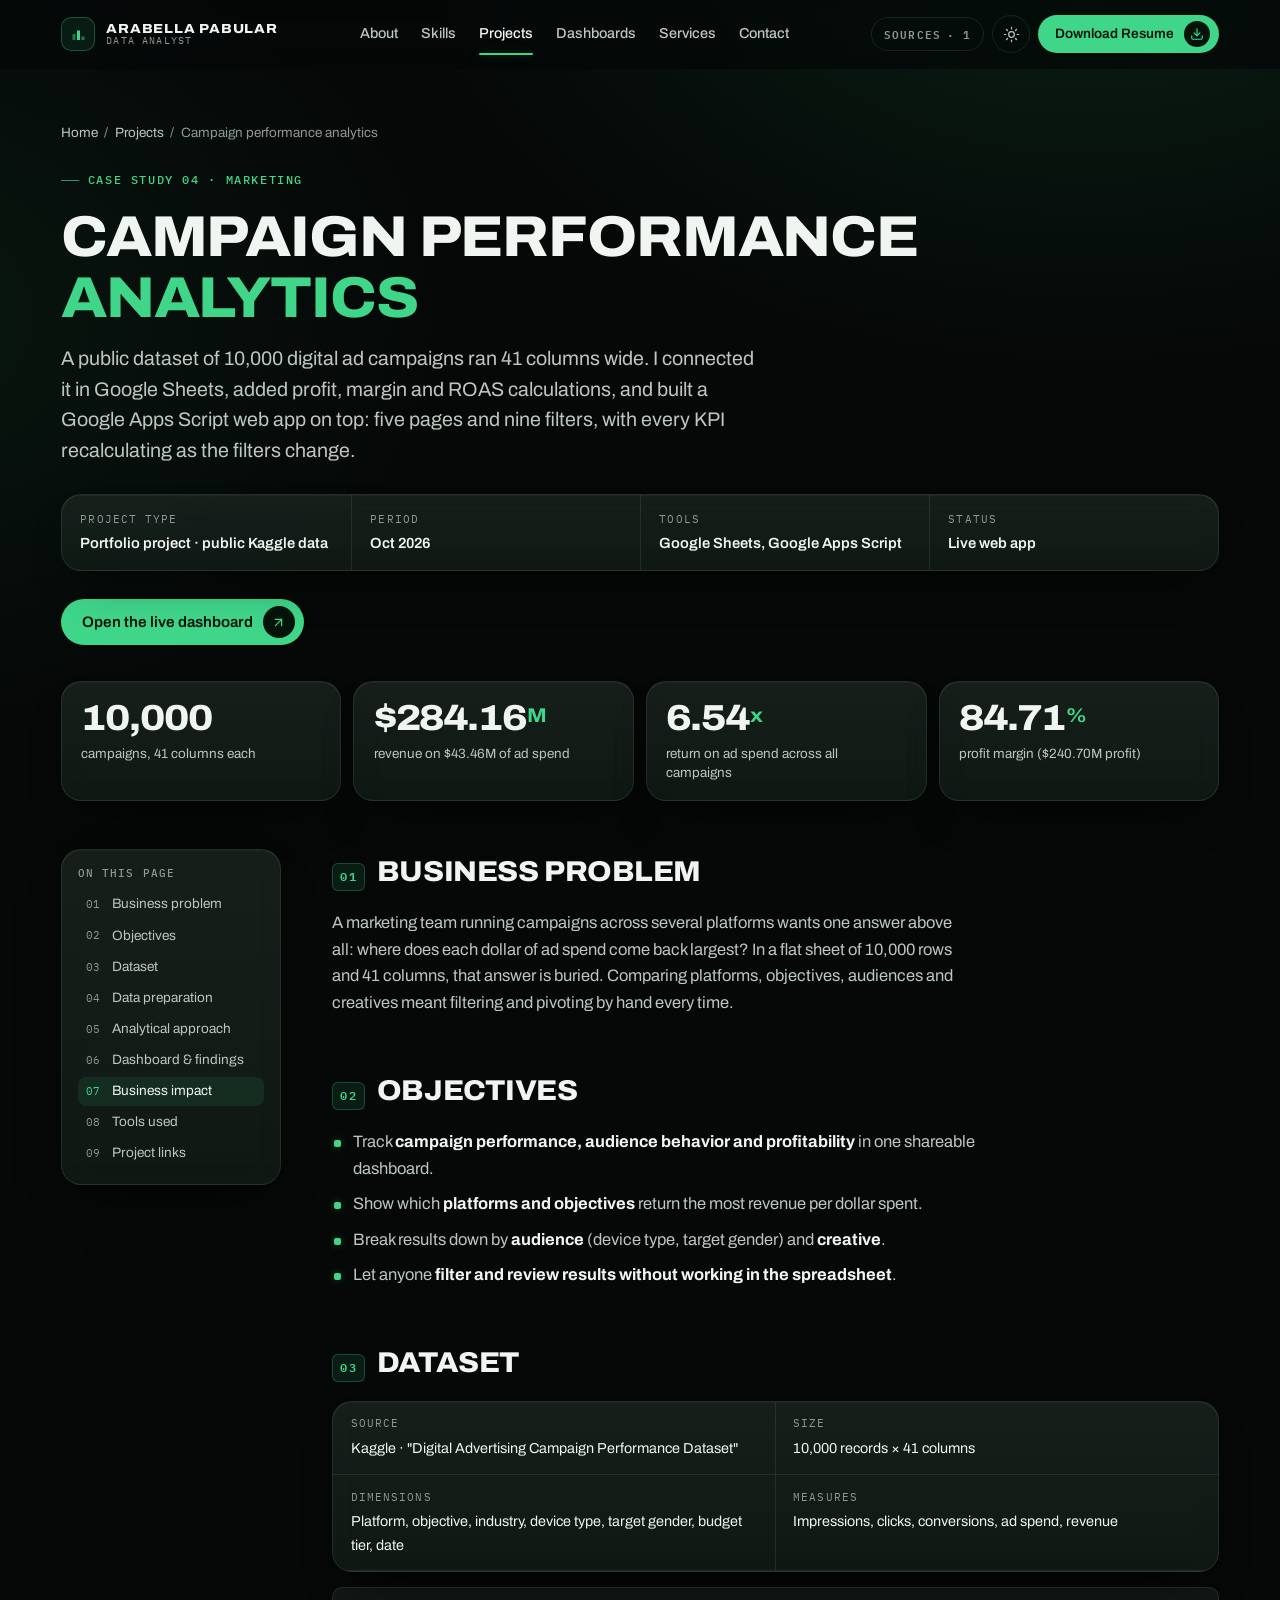
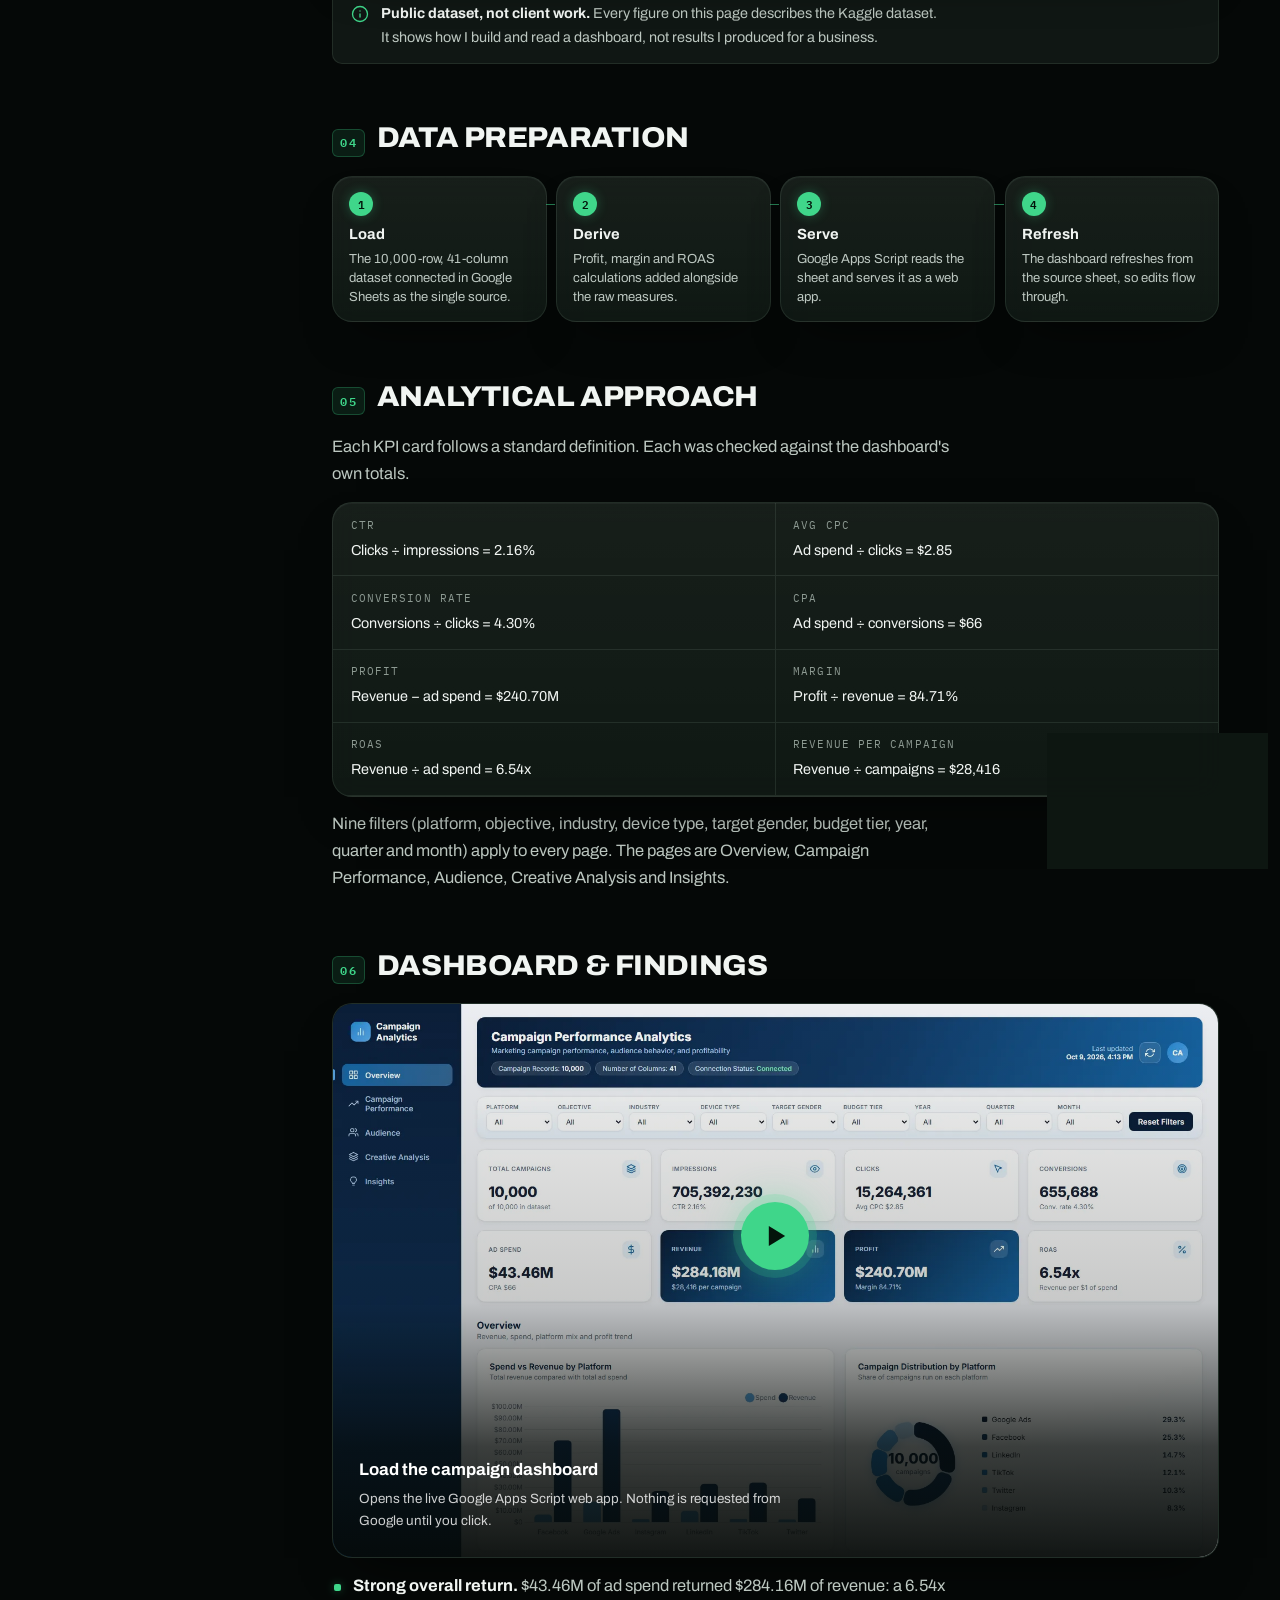
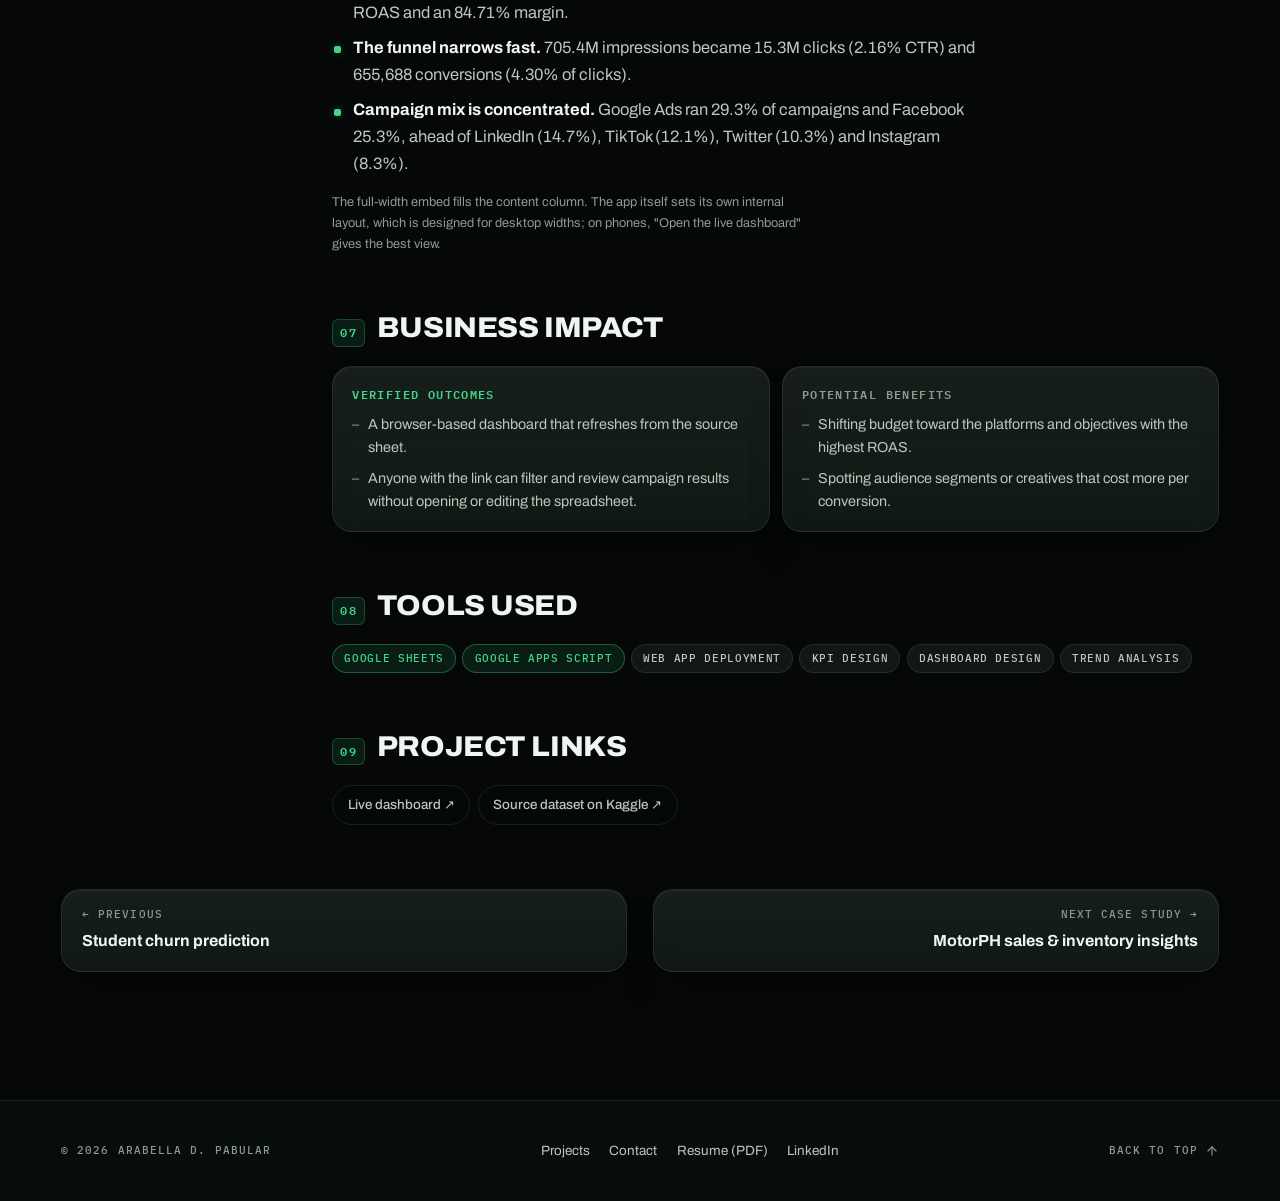
<file: projects/campaign-performance-analytics.html>
<!doctype html>
<html lang="en">
<head>
<meta charset="utf-8">
<meta name="viewport" content="width=device-width,initial-scale=1">
<title>Campaign Performance Analytics — Case Study · Arabella D. Pabular</title>
<meta name="description" content="Case study: a Google Sheets and Apps Script web dashboard over 10,000 digital ad campaigns, with profit, margin and ROAS KPIs, nine filters and five pages. Public Kaggle dataset.">
<meta name="color-scheme" content="dark light">
<meta name="theme-color" content="#050807">
<link rel="canonical" href="https://aetherbella.github.io/projects/campaign-performance-analytics.html">
<meta property="og:type" content="article">
<meta property="og:title" content="Campaign Performance Analytics — Case Study">
<meta property="og:description" content="10,000 campaigns, 41 columns, nine live filters: $43.46M spend returned $284.16M revenue, a 6.54x ROAS.">
<meta property="og:image" content="https://aetherbella.github.io/assets/img/og.png">
<script>!function(){try{var d=document.documentElement;d.classList.add("js");var t=localStorage.getItem("apab-theme");("dark"===t||"light"===t)&&d.setAttribute("data-theme",t);"on"===localStorage.getItem("apab-sources")&&d.classList.add("sources-on")}catch(e){}}()</script>
<link rel="preconnect" href="https://fonts.googleapis.com">
<link rel="preconnect" href="https://fonts.gstatic.com" crossorigin>
<link rel="stylesheet" href="https://fonts.googleapis.com/css2?family=Archivo:wdth,wght@62..125,400..900&family=IBM+Plex+Mono:wght@400;500;600&display=swap">
<link rel="stylesheet" href="../assets/css/site.css">
<link rel="icon" href="../assets/img/favicon.svg" type="image/svg+xml">
<link rel="apple-touch-icon" href="../assets/img/icon-180.png">
</head>
<body>
<a class="skip" href="#main">Skip to content</a>
<svg width="0" height="0" style="position:absolute" aria-hidden="true" focusable="false"><defs>
  <g id="i-sun"><circle cx="12" cy="12" r="4"/><path d="M12 2v2M12 20v2M4.93 4.93l1.41 1.41M17.66 17.66l1.41 1.41M2 12h2M20 12h2M6.34 17.66l-1.41 1.41M19.07 4.93l-1.41 1.41"/></g>
  <g id="i-moon"><path d="M12 3a6 6 0 0 0 9 9 9 9 0 1 1-9-9Z"/></g>
  <g id="i-menu"><path d="M4 6h16M4 12h16M4 18h16"/></g>
  <g id="i-close"><path d="M18 6 6 18M6 6l12 12"/></g>
  <g id="i-download"><path d="M12 15V3"/><path d="M21 15v4a2 2 0 0 1-2 2H5a2 2 0 0 1-2-2v-4"/><path d="m7 10 5 5 5-5"/></g>
  <g id="i-upright"><path d="M7 17 17 7"/><path d="M7 7h10v10"/></g>
  <g id="i-up"><path d="M12 19V5"/><path d="m5 12 7-7 7 7"/></g>
  <g id="i-info"><circle cx="12" cy="12" r="10"/><path d="M12 16v-4M12 8h.01"/></g>
  <g id="i-play"><path d="M5 3.5v17l14-8.5z"/></g>
  <g id="i-image"><rect width="18" height="18" x="3" y="3" rx="2"/><circle cx="9" cy="9" r="2"/><path d="m21 15-3.086-3.086a2 2 0 0 0-2.828 0L6 21"/></g>
</defs></svg>
<div class="progress" id="progress" aria-hidden="true"></div>

<div class="page">
<header class="nav" id="nav">
  <div class="shell nav-inner">
    <a class="brand" href="../index.html">
      <span class="brand-mark" aria-hidden="true"><svg width="16" height="16" viewBox="0 0 16 16" fill="none"><rect x="2.5" y="8" width="3" height="6" fill="currentColor" opacity="0.5"/><rect x="7" y="4.5" width="3" height="9.5" fill="currentColor"/><rect x="11.5" y="10.5" width="3" height="3.5" fill="currentColor" opacity="0.5"/></svg></span>
      <span class="brand-name"><b>Arabella Pabular</b><span>Data Analyst</span></span>
      <span class="vh">, home</span>
    </a>
    <nav class="nav-links" id="navlinks" aria-label="Site">
      <a href="../index.html#about">About</a>
      <a href="../index.html#skills">Skills</a>
      <a href="../index.html#projects" aria-current="page">Projects</a>
      <a href="../index.html#dashboards">Dashboards</a>
      <a href="../index.html#services">Services</a>
      <a href="../index.html#contact">Contact</a>
      <span class="nav-ind" id="navind" aria-hidden="true"></span>
    </nav>
    <div class="nav-tools">
      <button class="pill" id="sources" type="button" aria-pressed="false" title="Show where every figure on this page comes from">Sources<span class="n" id="sources-n"></span></button>
      <button class="icon-btn" id="theme" type="button" aria-label="Switch to light theme"><svg width="17" height="17" viewBox="0 0 24 24" fill="none" stroke="currentColor" stroke-width="1.75" stroke-linecap="round" stroke-linejoin="round" aria-hidden="true"><use href="#i-sun" id="theme-icon"/></svg></button>
      <a class="btn btn-primary btn--sm" href="../assets/docs/Arabella-Pabular-Data-Analyst-Resume.pdf" download><span><span class="cv-long">Download </span>Resume</span><span class="ico" aria-hidden="true"><svg width="14" height="14" viewBox="0 0 24 24" fill="none" stroke="currentColor" stroke-width="2" stroke-linecap="round" stroke-linejoin="round"><use href="#i-download"/></svg></span></a>
      <button class="icon-btn nav-toggle" id="navtoggle" type="button" aria-expanded="false" aria-controls="navlinks" aria-label="Open menu"><svg width="18" height="18" viewBox="0 0 24 24" fill="none" stroke="currentColor" stroke-width="1.75" stroke-linecap="round" stroke-linejoin="round" aria-hidden="true"><use href="#i-menu" id="navtoggle-icon"/></svg></button>
    </div>
  </div>
</header>

<main id="main" tabindex="-1">
<section class="cs-hero">
    <div class="shell">
      <nav class="crumbs" aria-label="Breadcrumb"><a href="../index.html">Home</a><span aria-hidden="true">/</span><a href="../index.html#projects">Projects</a><span aria-hidden="true">/</span><span aria-current="page">Campaign performance analytics</span></nav>
      <p class="eyebrow" style="margin-top:1.4rem">Case study 04 · Marketing</p>
      <h1 class="s-title">Campaign performance <span class="accent">analytics</span></h1>
      <p class="lede">A public dataset of 10,000 digital ad campaigns ran 41 columns wide. I connected it in Google Sheets, added profit, margin and ROAS calculations, and built a Google Apps Script web app on top: five pages and nine filters, with every KPI recalculating as the filters change.</p>
      <dl class="cs-meta glass">
        <div><dt>Project type</dt><dd>Portfolio project · public Kaggle data</dd></div>
        <div><dt>Period</dt><dd>Oct 2026</dd></div>
        <div><dt>Tools</dt><dd>Google Sheets, Google Apps Script</dd></div>
        <div><dt>Status</dt><dd>Live web app</dd></div>
      </dl>
      <div class="hero-cta">
        <a class="btn btn-primary" href="https://script.google.com/macros/s/AKfycbzCHymbsDBk4rxQ4K7v3bkU-MygX-_5_xMVf3I42EPVuDA_x2kNFrJVzxo1gNPpK180/exec" target="_blank" rel="noopener">Open the live dashboard<span class="ico" aria-hidden="true"><svg width="15" height="15" viewBox="0 0 24 24" fill="none" stroke="currentColor" stroke-width="2" stroke-linecap="round" stroke-linejoin="round"><use href="#i-upright"/></svg></span><span class="vh"> (opens in a new tab)</span></a>
      </div>
    </div>
  </section>

  <section class="shell" aria-label="Key figures">
    <div class="kpis">
      <div class="kpi glass"><span class="num">10,000</span><span class="lab">campaigns, 41 columns each</span></div>
      <div class="kpi glass"><span class="num">$284.16<span class="u">M</span></span><span class="lab">revenue on $43.46M of ad spend</span></div>
      <div class="kpi glass"><span class="num">6.54<span class="u">x</span></span><span class="lab">return on ad spend across all campaigns</span></div>
      <div class="kpi glass"><span class="num">84.71<span class="u">%</span></span><span class="lab">profit margin ($240.70M profit)</span></div>
    </div>
    <p class="cite"><span><span class="in">Dashboard · Overview page with every filter set to All, read 9 Oct 2026. Figures describe the public dataset, not a client.</span></span></p>
  </section>

  <div class="shell cs-layout">
    <aside class="cs-toc glass" aria-label="On this page">
      <p class="micro">On this page</p>
      <ol>
        <li><a href="#problem" data-k="01">Business problem</a></li>
        <li><a href="#objectives" data-k="02">Objectives</a></li>
        <li><a href="#dataset" data-k="03">Dataset</a></li>
        <li><a href="#preparation" data-k="04">Data preparation</a></li>
        <li><a href="#approach" data-k="05">Analytical approach</a></li>
        <li><a href="#dashboard" data-k="06">Dashboard &amp; findings</a></li>
        <li><a href="#impact" data-k="07">Business impact</a></li>
        <li><a href="#tools" data-k="08">Tools used</a></li>
        <li><a href="#links" data-k="09">Project links</a></li>
      </ol>
    </aside>

    <div class="cs-content">
      <section class="cs-section" id="problem" data-reveal>
        <h2><span class="k">01</span>Business problem</h2>
        <p>A marketing team running campaigns across several platforms wants one answer above all: where does each dollar of ad spend come back largest? In a flat sheet of 10,000 rows and 41 columns, that answer is buried. Comparing platforms, objectives, audiences and creatives meant filtering and pivoting by hand every time.</p>
      </section>

      <section class="cs-section" id="objectives" data-reveal>
        <h2><span class="k">02</span>Objectives</h2>
        <ul class="cs-list">
          <li>Track <b>campaign performance, audience behavior and profitability</b> in one shareable dashboard.</li>
          <li>Show which <b>platforms and objectives</b> return the most revenue per dollar spent.</li>
          <li>Break results down by <b>audience</b> (device type, target gender) and <b>creative</b>.</li>
          <li>Let anyone <b>filter and review results without working in the spreadsheet</b>.</li>
        </ul>
      </section>

      <section class="cs-section" id="dataset" data-reveal>
        <h2><span class="k">03</span>Dataset</h2>
        <dl class="facts glass">
          <div><dt>Source</dt><dd>Kaggle · "Digital Advertising Campaign Performance Dataset"</dd></div>
          <div><dt>Size</dt><dd>10,000 records × 41 columns</dd></div>
          <div><dt>Dimensions</dt><dd>Platform, objective, industry, device type, target gender, budget tier, date</dd></div>
          <div><dt>Measures</dt><dd>Impressions, clicks, conversions, ad spend, revenue</dd></div>
        </dl>
        <div class="note"><svg width="18" height="18" viewBox="0 0 24 24" fill="none" stroke="currentColor" stroke-width="1.75" stroke-linecap="round" stroke-linejoin="round" aria-hidden="true"><use href="#i-info"/></svg><p><b>Public dataset, not client work.</b> Every figure on this page describes the Kaggle dataset. It shows how I build and read a dashboard, not results I produced for a business.</p></div>
      </section>

      <section class="cs-section" id="preparation" data-reveal>
        <h2><span class="k">04</span>Data preparation</h2>
        <ol class="flow" style="--n:4">
          <li class="glass"><b>Load</b><span>The 10,000-row, 41-column dataset connected in Google Sheets as the single source.</span></li>
          <li class="glass"><b>Derive</b><span>Profit, margin and ROAS calculations added alongside the raw measures.</span></li>
          <li class="glass"><b>Serve</b><span>Google Apps Script reads the sheet and serves it as a web app.</span></li>
          <li class="glass"><b>Refresh</b><span>The dashboard refreshes from the source sheet, so edits flow through.</span></li>
        </ol>
      </section>

      <section class="cs-section" id="approach" data-reveal>
        <h2><span class="k">05</span>Analytical approach</h2>
        <p>Each KPI card follows a standard definition. Each was checked against the dashboard's own totals.</p>
        <dl class="facts glass">
          <div><dt>CTR</dt><dd>Clicks ÷ impressions = 2.16%</dd></div>
          <div><dt>Avg CPC</dt><dd>Ad spend ÷ clicks = $2.85</dd></div>
          <div><dt>Conversion rate</dt><dd>Conversions ÷ clicks = 4.30%</dd></div>
          <div><dt>CPA</dt><dd>Ad spend ÷ conversions = $66</dd></div>
          <div><dt>Profit</dt><dd>Revenue − ad spend = $240.70M</dd></div>
          <div><dt>Margin</dt><dd>Profit ÷ revenue = 84.71%</dd></div>
          <div><dt>ROAS</dt><dd>Revenue ÷ ad spend = 6.54x</dd></div>
          <div><dt>Revenue per campaign</dt><dd>Revenue ÷ campaigns = $28,416</dd></div>
        </dl>
        <p>Nine filters (platform, objective, industry, device type, target gender, budget tier, year, quarter and month) apply to every page. The pages are Overview, Campaign Performance, Audience, Creative Analysis and Insights.</p>
      </section>

      <section class="cs-section" id="dashboard" data-reveal>
        <h2><span class="k">06</span>Dashboard &amp; findings</h2>
        <figure class="slot slot--embed slot--app" style="--ratio: 16 / 10" data-state="empty" data-embed="https://script.google.com/macros/s/AKfycbzCHymbsDBk4rxQ4K7v3bkU-MygX-_5_xMVf3I42EPVuDA_x2kNFrJVzxo1gNPpK180/exec" data-embed-title="Interactive campaign performance dashboard, a Google Apps Script web app">
          <button class="embed-load" type="button" hidden><img class="el-thumb" src="../assets/img/work/campaign-dashboard-preview.webp" width="1600" height="1000" loading="lazy" decoding="async" alt="" onerror="this.remove()"><svg width="30" height="30" viewBox="0 0 24 24" fill="currentColor" aria-hidden="true"><use href="#i-play"/></svg><span class="el-title">Load the campaign dashboard</span><span class="el-note">Opens the live Google Apps Script web app. Nothing is requested from Google until you click.</span></button>
          <div class="slot-inner"><span class="slot-what">Live dashboard</span></div>
        </figure>
        <ul class="cs-list">
          <li><b>Strong overall return.</b> $43.46M of ad spend returned $284.16M of revenue: a 6.54x ROAS and an 84.71% margin.</li>
          <li><b>The funnel narrows fast.</b> 705.4M impressions became 15.3M clicks (2.16% CTR) and 655,688 conversions (4.30% of clicks).</li>
          <li><b>Campaign mix is concentrated.</b> Google Ads ran 29.3% of campaigns and Facebook 25.3%, ahead of LinkedIn (14.7%), TikTok (12.1%), Twitter (10.3%) and Instagram (8.3%).</li>
        </ul>
        <p class="embed-limit">The full-width embed fills the content column. The app itself sets its own internal layout, which is designed for desktop widths; on phones, "Open the live dashboard" gives the best view.</p>
      </section>

      <section class="cs-section" id="impact" data-reveal>
        <h2><span class="k">07</span>Business impact</h2>
        <div class="verified">
          <div class="glass is-verified">
            <h3>Verified outcomes</h3>
            <ul>
              <li>A browser-based dashboard that refreshes from the source sheet.</li>
              <li>Anyone with the link can filter and review campaign results without opening or editing the spreadsheet.</li>
            </ul>
          </div>
          <div class="glass is-potential">
            <h3>Potential benefits</h3>
            <ul>
              <li>Shifting budget toward the platforms and objectives with the highest ROAS.</li>
              <li>Spotting audience segments or creatives that cost more per conversion.</li>
            </ul>
          </div>
        </div>
      </section>

      <section class="cs-section" id="tools" data-reveal>
        <h2><span class="k">08</span>Tools used</h2>
        <ul class="tags"><li class="chip chip--accent">Google Sheets</li><li class="chip chip--accent">Google Apps Script</li><li class="chip">Web app deployment</li><li class="chip">KPI design</li><li class="chip">Dashboard design</li><li class="chip">Trend analysis</li></ul>
      </section>

      <section class="cs-section" id="links" data-reveal>
        <h2><span class="k">09</span>Project links</h2>
        <div class="slot-links">
          <a class="slot-link" href="https://script.google.com/macros/s/AKfycbzCHymbsDBk4rxQ4K7v3bkU-MygX-_5_xMVf3I42EPVuDA_x2kNFrJVzxo1gNPpK180/exec" target="_blank" rel="noopener">Live dashboard ↗</a>
          <a class="slot-link" href="https://www.kaggle.com/datasets/juniornsa/digital-advertising-campaign-performance-dataset" target="_blank" rel="noopener">Source dataset on Kaggle ↗</a>
        </div>
      </section>
    </div>
  </div>

  <nav class="shell cs-pager" aria-label="More case studies">
    <a class="glass" href="student-churn-prediction.html"><span class="micro">← Previous</span><b>Student churn prediction</b></a>
    <a class="glass" href="motorph-sales-inventory.html"><span class="micro">Next case study →</span><b>MotorPH sales &amp; inventory insights</b></a>
  </nav>
</main>

<footer class="foot">
  <div class="shell foot-inner">
    <p class="micro">© 2026 Arabella D. Pabular</p>
    <nav class="foot-links" aria-label="Footer">
      <a href="../index.html#projects">Projects</a>
      <a href="../index.html#contact">Contact</a>
      <a href="../assets/docs/Arabella-Pabular-Data-Analyst-Resume.pdf" download>Resume (PDF)</a>
      <a href="https://www.linkedin.com/in/arabella-pabular-204942289" target="_blank" rel="noopener">LinkedIn</a>
    </nav>
    <a class="to-top" href="#main"><span class="micro">Back to top</span><svg width="14" height="14" viewBox="0 0 24 24" fill="none" stroke="currentColor" stroke-width="2" stroke-linecap="round" stroke-linejoin="round" aria-hidden="true"><use href="#i-up"/></svg></a>
  </div>
</footer>
</div>
<div class="lightbox" id="lightbox" hidden role="dialog" aria-modal="true" aria-label="Enlarged image">
  <button class="lightbox-close" id="lightbox-close" type="button" aria-label="Close image"><svg width="18" height="18" viewBox="0 0 24 24" fill="none" stroke="currentColor" stroke-width="1.75" stroke-linecap="round" stroke-linejoin="round" aria-hidden="true"><use href="#i-close"/></svg></button>
  <figure><img id="lightbox-img" alt=""><figcaption id="lightbox-cap" class="micro"></figcaption></figure>
</div>
<p class="vh" id="copy-status" role="status" aria-live="polite"></p>
<script src="../assets/js/site.js" defer></script>
</body>
</html>
</file>
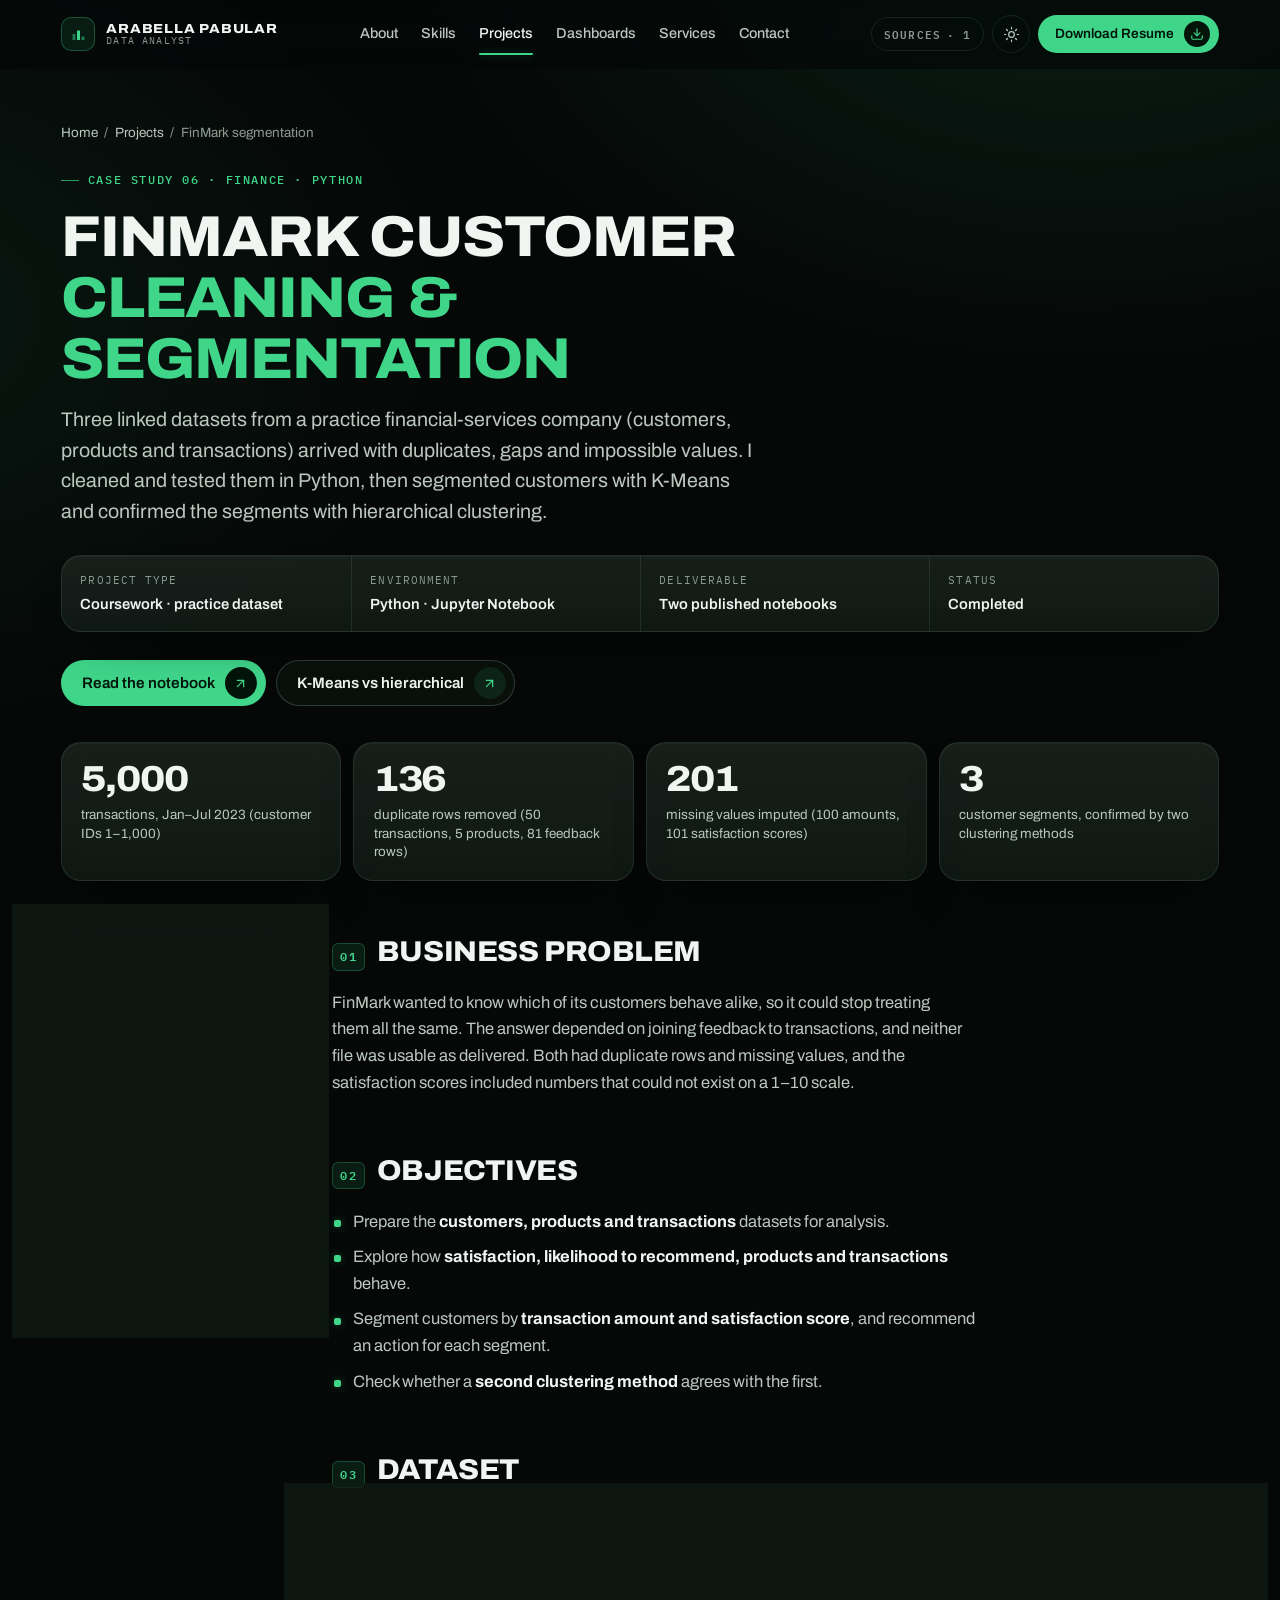
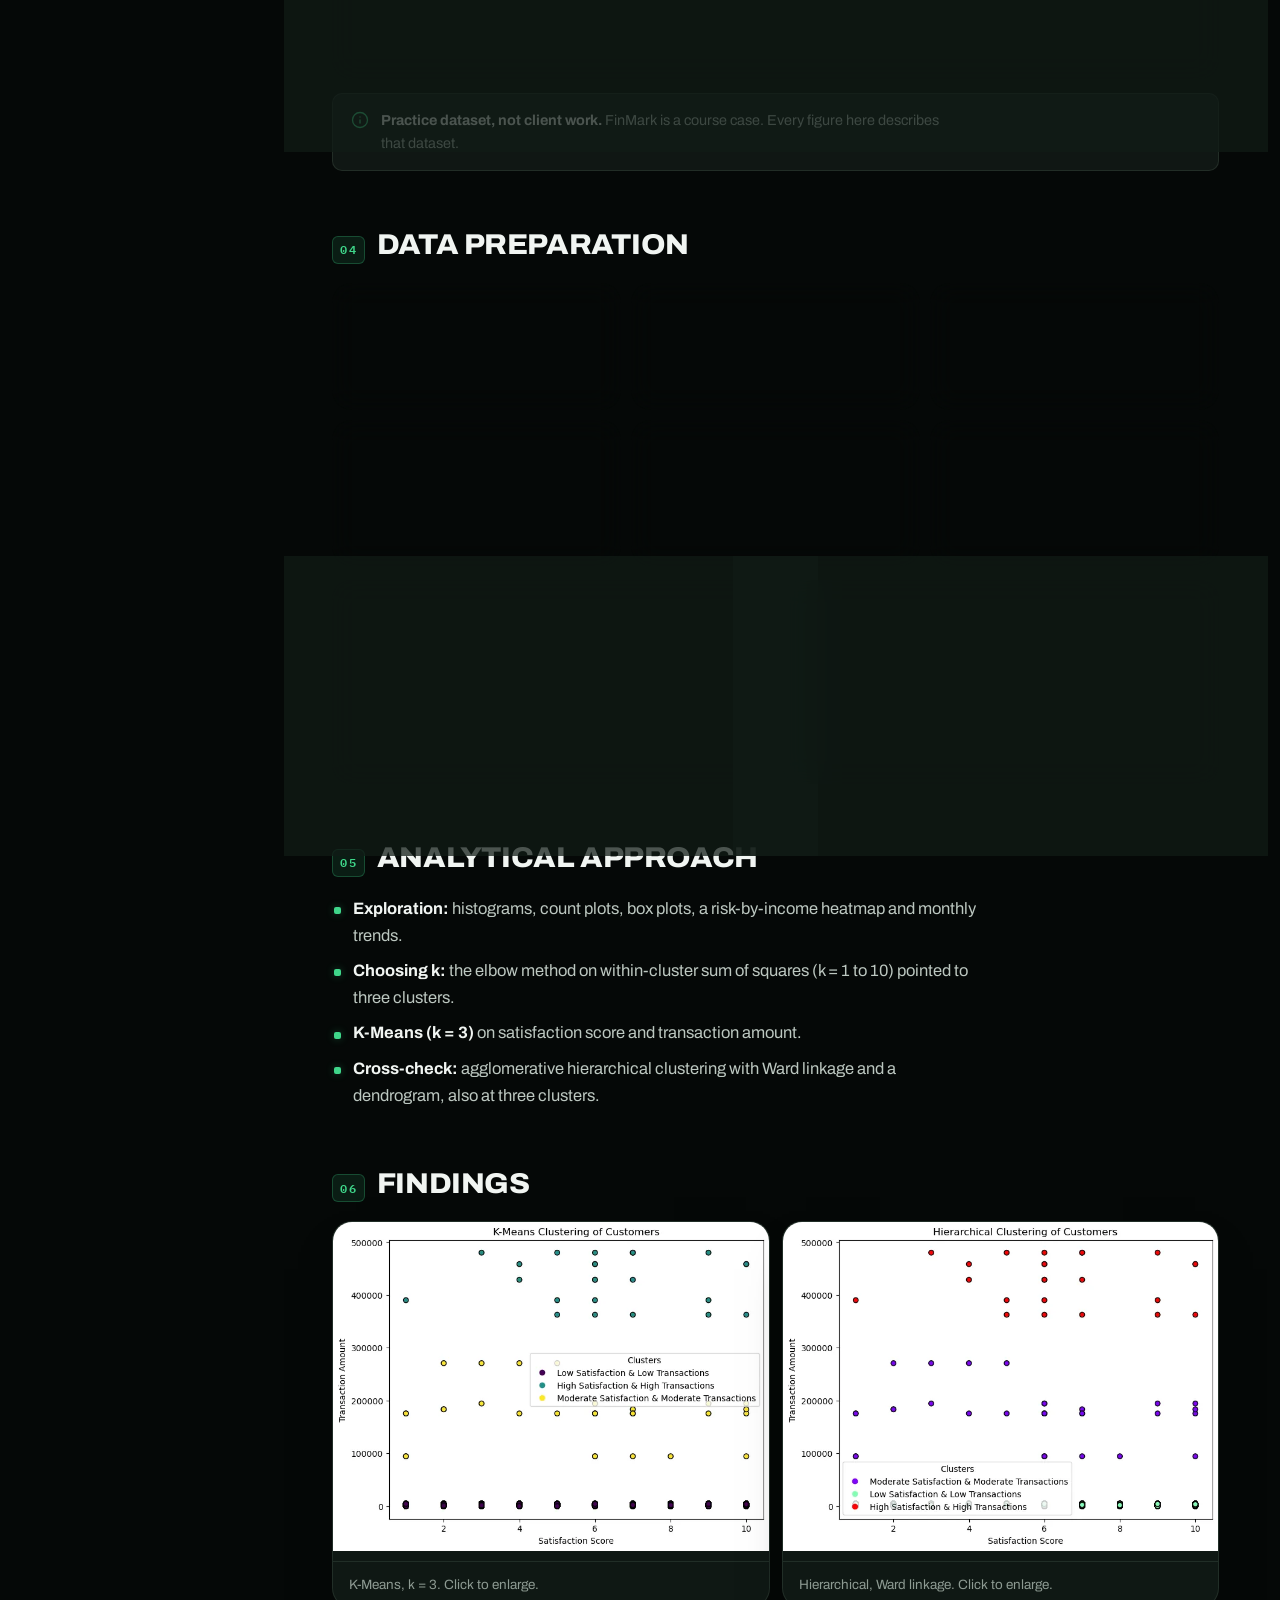
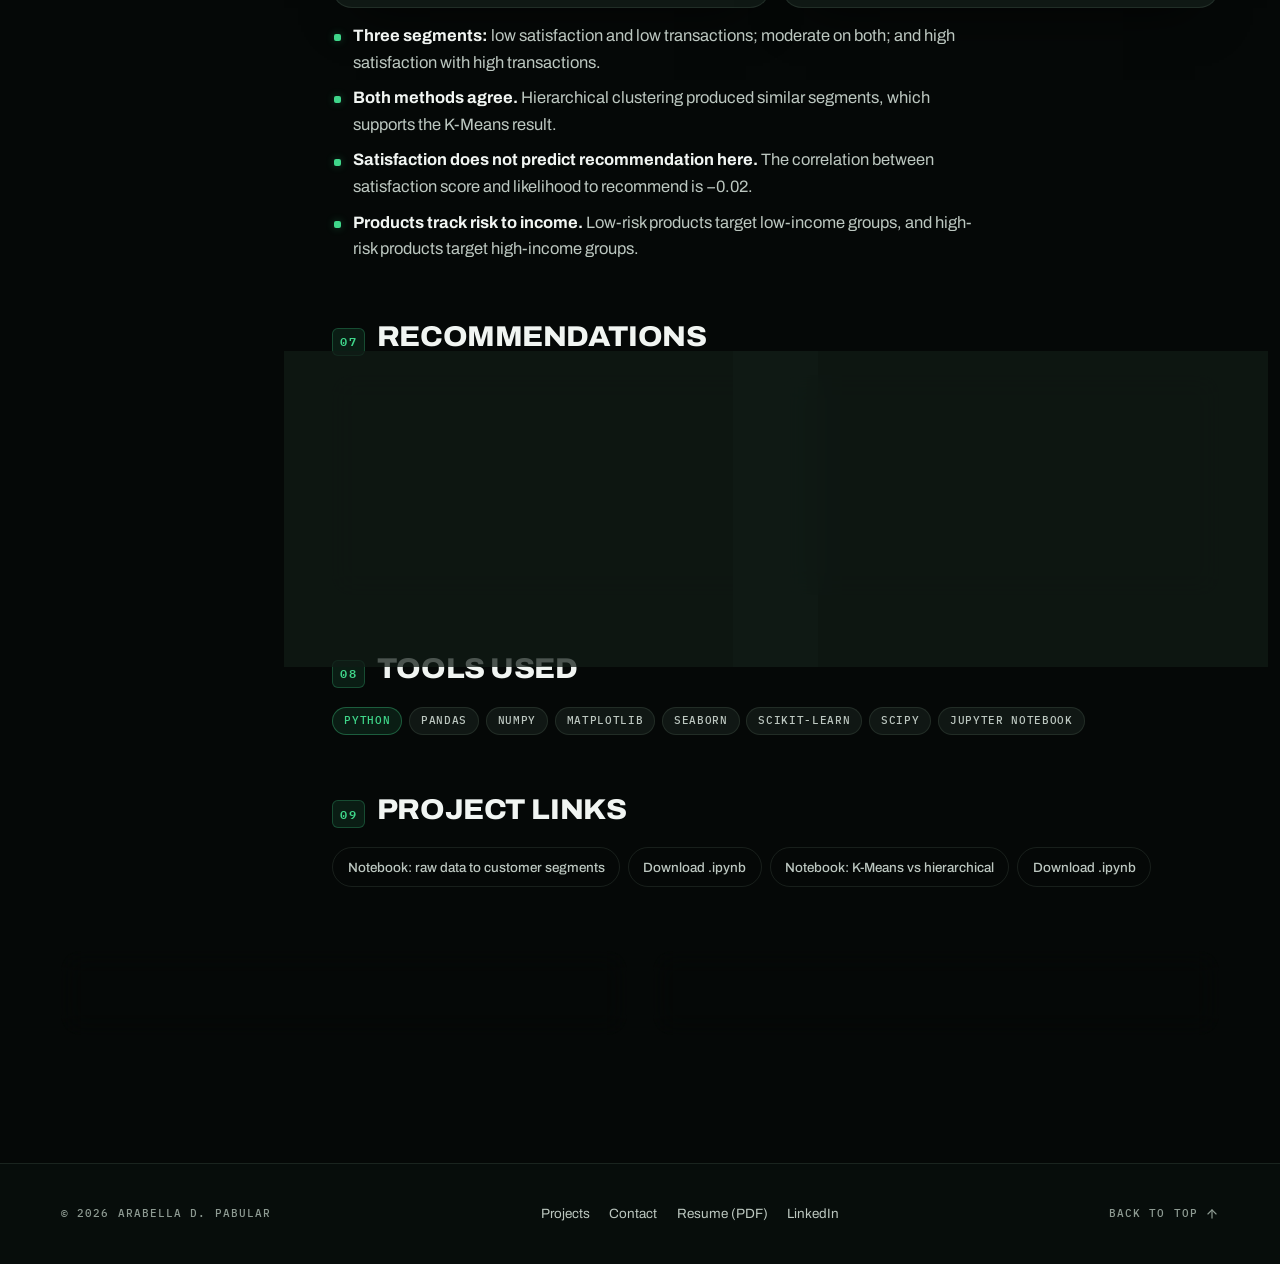
<file: projects/finmark-customer-segmentation.html>
<!doctype html>
<html lang="en">
<head>
<meta charset="utf-8">
<meta name="viewport" content="width=device-width,initial-scale=1">
<title>FinMark Customer Cleaning &amp; Segmentation — Case Study · Arabella D. Pabular</title>
<meta name="description" content="Case study: cleaning three linked practice datasets in Python (duplicates, missing values, IQR outliers, Shapiro-Wilk), then segmenting customers with K-Means and checking the result against hierarchical clustering.">
<meta name="color-scheme" content="dark light">
<meta name="theme-color" content="#050807">
<link rel="canonical" href="https://aetherbella.github.io/projects/finmark-customer-segmentation.html">
<meta property="og:type" content="article">
<meta property="og:title" content="FinMark Customer Cleaning & Segmentation — Case Study">
<meta property="og:description" content="Three linked datasets cleaned in Python and segmented with K-Means, confirmed by hierarchical clustering.">
<meta property="og:image" content="https://aetherbella.github.io/assets/img/og.png">
<script>!function(){try{var d=document.documentElement;d.classList.add("js");var t=localStorage.getItem("apab-theme");("dark"===t||"light"===t)&&d.setAttribute("data-theme",t);"on"===localStorage.getItem("apab-sources")&&d.classList.add("sources-on")}catch(e){}}()</script>
<link rel="preconnect" href="https://fonts.googleapis.com">
<link rel="preconnect" href="https://fonts.gstatic.com" crossorigin>
<link rel="stylesheet" href="https://fonts.googleapis.com/css2?family=Archivo:wdth,wght@62..125,400..900&family=IBM+Plex+Mono:wght@400;500;600&display=swap">
<link rel="stylesheet" href="../assets/css/site.css">
<link rel="icon" href="../assets/img/favicon.svg" type="image/svg+xml">
<link rel="apple-touch-icon" href="../assets/img/icon-180.png">
</head>
<body>
<a class="skip" href="#main">Skip to content</a>
<svg width="0" height="0" style="position:absolute" aria-hidden="true" focusable="false"><defs>
  <g id="i-sun"><circle cx="12" cy="12" r="4"/><path d="M12 2v2M12 20v2M4.93 4.93l1.41 1.41M17.66 17.66l1.41 1.41M2 12h2M20 12h2M6.34 17.66l-1.41 1.41M19.07 4.93l-1.41 1.41"/></g>
  <g id="i-moon"><path d="M12 3a6 6 0 0 0 9 9 9 9 0 1 1-9-9Z"/></g>
  <g id="i-menu"><path d="M4 6h16M4 12h16M4 18h16"/></g>
  <g id="i-close"><path d="M18 6 6 18M6 6l12 12"/></g>
  <g id="i-download"><path d="M12 15V3"/><path d="M21 15v4a2 2 0 0 1-2 2H5a2 2 0 0 1-2-2v-4"/><path d="m7 10 5 5 5-5"/></g>
  <g id="i-upright"><path d="M7 17 17 7"/><path d="M7 7h10v10"/></g>
  <g id="i-up"><path d="M12 19V5"/><path d="m5 12 7-7 7 7"/></g>
  <g id="i-info"><circle cx="12" cy="12" r="10"/><path d="M12 16v-4M12 8h.01"/></g>
  <g id="i-play"><path d="M5 3.5v17l14-8.5z"/></g>
  <g id="i-image"><rect width="18" height="18" x="3" y="3" rx="2"/><circle cx="9" cy="9" r="2"/><path d="m21 15-3.086-3.086a2 2 0 0 0-2.828 0L6 21"/></g>
</defs></svg>
<div class="progress" id="progress" aria-hidden="true"></div>

<div class="page">
<header class="nav" id="nav">
  <div class="shell nav-inner">
    <a class="brand" href="../index.html">
      <span class="brand-mark" aria-hidden="true"><svg width="16" height="16" viewBox="0 0 16 16" fill="none"><rect x="2.5" y="8" width="3" height="6" fill="currentColor" opacity="0.5"/><rect x="7" y="4.5" width="3" height="9.5" fill="currentColor"/><rect x="11.5" y="10.5" width="3" height="3.5" fill="currentColor" opacity="0.5"/></svg></span>
      <span class="brand-name"><b>Arabella Pabular</b><span>Data Analyst</span></span>
      <span class="vh">, home</span>
    </a>
    <nav class="nav-links" id="navlinks" aria-label="Site">
      <a href="../index.html#about">About</a>
      <a href="../index.html#skills">Skills</a>
      <a href="../index.html#projects" aria-current="page">Projects</a>
      <a href="../index.html#dashboards">Dashboards</a>
      <a href="../index.html#services">Services</a>
      <a href="../index.html#contact">Contact</a>
      <span class="nav-ind" id="navind" aria-hidden="true"></span>
    </nav>
    <div class="nav-tools">
      <button class="pill" id="sources" type="button" aria-pressed="false" title="Show where every figure on this page comes from">Sources<span class="n" id="sources-n"></span></button>
      <button class="icon-btn" id="theme" type="button" aria-label="Switch to light theme"><svg width="17" height="17" viewBox="0 0 24 24" fill="none" stroke="currentColor" stroke-width="1.75" stroke-linecap="round" stroke-linejoin="round" aria-hidden="true"><use href="#i-sun" id="theme-icon"/></svg></button>
      <a class="btn btn-primary btn--sm" href="../assets/docs/Arabella-Pabular-Data-Analyst-Resume.pdf" download><span><span class="cv-long">Download </span>Resume</span><span class="ico" aria-hidden="true"><svg width="14" height="14" viewBox="0 0 24 24" fill="none" stroke="currentColor" stroke-width="2" stroke-linecap="round" stroke-linejoin="round"><use href="#i-download"/></svg></span></a>
      <button class="icon-btn nav-toggle" id="navtoggle" type="button" aria-expanded="false" aria-controls="navlinks" aria-label="Open menu"><svg width="18" height="18" viewBox="0 0 24 24" fill="none" stroke="currentColor" stroke-width="1.75" stroke-linecap="round" stroke-linejoin="round" aria-hidden="true"><use href="#i-menu" id="navtoggle-icon"/></svg></button>
    </div>
  </div>
</header>

<main id="main" tabindex="-1">
<section class="cs-hero">
    <div class="shell">
      <nav class="crumbs" aria-label="Breadcrumb"><a href="../index.html">Home</a><span aria-hidden="true">/</span><a href="../index.html#projects">Projects</a><span aria-hidden="true">/</span><span aria-current="page">FinMark segmentation</span></nav>
      <p class="eyebrow" style="margin-top:1.4rem">Case study 06 · Finance · Python</p>
      <h1 class="s-title">FinMark customer <span class="accent">cleaning &amp; segmentation</span></h1>
      <p class="lede">Three linked datasets from a practice financial-services company (customers, products and transactions) arrived with duplicates, gaps and impossible values. I cleaned and tested them in Python, then segmented customers with K-Means and confirmed the segments with hierarchical clustering.</p>
      <dl class="cs-meta glass">
        <div><dt>Project type</dt><dd>Coursework · practice dataset</dd></div>
        <div><dt>Environment</dt><dd>Python · Jupyter Notebook</dd></div>
        <div><dt>Deliverable</dt><dd>Two published notebooks</dd></div>
        <div><dt>Status</dt><dd>Completed</dd></div>
      </dl>
      <div class="hero-cta">
        <a class="btn btn-primary" href="../notebooks/finmark-customer-segmentation.html">Read the notebook<span class="ico" aria-hidden="true"><svg width="15" height="15" viewBox="0 0 24 24" fill="none" stroke="currentColor" stroke-width="2" stroke-linecap="round" stroke-linejoin="round"><use href="#i-upright"/></svg></span></a>
        <a class="btn btn-ghost" href="../notebooks/finmark-clustering-comparison.html">K-Means vs hierarchical<span class="ico" aria-hidden="true"><svg width="15" height="15" viewBox="0 0 24 24" fill="none" stroke="currentColor" stroke-width="2" stroke-linecap="round" stroke-linejoin="round"><use href="#i-upright"/></svg></span></a>
      </div>
    </div>
  </section>

  <section class="shell" aria-label="Key figures">
    <div class="kpis">
      <div class="kpi glass"><span class="num">5,000</span><span class="lab">transactions, Jan–Jul 2023 (customer IDs 1–1,000)</span></div>
      <div class="kpi glass"><span class="num">136</span><span class="lab">duplicate rows removed (50 transactions, 5 products, 81 feedback rows)</span></div>
      <div class="kpi glass"><span class="num">201</span><span class="lab">missing values imputed (100 amounts, 101 satisfaction scores)</span></div>
      <div class="kpi glass"><span class="num">3</span><span class="lab">customer segments, confirmed by two clustering methods</span></div>
    </div>
    <p class="cite"><span><span class="in">Notebook outputs · finmark-customer-segmentation, cells 6, 7 and 17. Practice dataset.</span></span></p>
  </section>

  <div class="shell cs-layout">
    <aside class="cs-toc glass" aria-label="On this page">
      <p class="micro">On this page</p>
      <ol>
        <li><a href="#problem" data-k="01">Business problem</a></li>
        <li><a href="#objectives" data-k="02">Objectives</a></li>
        <li><a href="#dataset" data-k="03">Dataset</a></li>
        <li><a href="#preparation" data-k="04">Data preparation</a></li>
        <li><a href="#approach" data-k="05">Analytical approach</a></li>
        <li><a href="#dashboard" data-k="06">Findings</a></li>
        <li><a href="#impact" data-k="07">Recommendations</a></li>
        <li><a href="#tools" data-k="08">Tools used</a></li>
        <li><a href="#links" data-k="09">Project links</a></li>
      </ol>
    </aside>

    <div class="cs-content">
      <section class="cs-section" id="problem" data-reveal>
        <h2><span class="k">01</span>Business problem</h2>
        <p>FinMark wanted to know which of its customers behave alike, so it could stop treating them all the same. The answer depended on joining feedback to transactions, and neither file was usable as delivered. Both had duplicate rows and missing values, and the satisfaction scores included numbers that could not exist on a 1–10 scale.</p>
      </section>

      <section class="cs-section" id="objectives" data-reveal>
        <h2><span class="k">02</span>Objectives</h2>
        <ul class="cs-list">
          <li>Prepare the <b>customers, products and transactions</b> datasets for analysis.</li>
          <li>Explore how <b>satisfaction, likelihood to recommend, products and transactions</b> behave.</li>
          <li>Segment customers by <b>transaction amount and satisfaction score</b>, and recommend an action for each segment.</li>
          <li>Check whether a <b>second clustering method</b> agrees with the first.</li>
        </ul>
      </section>

      <section class="cs-section" id="dataset" data-reveal>
        <h2><span class="k">03</span>Dataset</h2>
        <dl class="facts glass">
          <div><dt>Transactions</dt><dd>5,000 rows · ID, customer, date, amount, type</dd></div>
          <div><dt>Customer feedback</dt><dd>4,969 rows after de-duplication · satisfaction, comments, likelihood to recommend</dd></div>
          <div><dt>Products</dt><dd>10 products · type, risk level, target income group</dd></div>
          <div><dt>Period</dt><dd>1 Jan – 28 Jul 2023</dd></div>
        </dl>
        <div class="note"><svg width="18" height="18" viewBox="0 0 24 24" fill="none" stroke="currentColor" stroke-width="1.75" stroke-linecap="round" stroke-linejoin="round" aria-hidden="true"><use href="#i-info"/></svg><p><b>Practice dataset, not client work.</b> FinMark is a course case. Every figure here describes that dataset.</p></div>
      </section>

      <section class="cs-section" id="preparation" data-reveal>
        <h2><span class="k">04</span>Data preparation</h2>
        <ol class="flow" style="--n:3">
          <li class="glass"><b>De-duplicate</b><span>50 transaction, 5 product and 81 feedback duplicates dropped.</span></li>
          <li class="glass"><b>Test distributions</b><span>Shapiro-Wilk: neither transaction amount nor satisfaction score is normal (p &lt; 0.05).</span></li>
          <li class="glass"><b>Flag outliers (IQR)</b><span>10 satisfaction scores between 51 and 60 on a 1–10 scale set to missing.</span></li>
          <li class="glass"><b>Impute</b><span>Missing amounts and scores filled with the median (under 5% missing); an all-empty age column dropped.</span></li>
          <li class="glass"><b>Fix types</b><span>IDs to text, amounts and scores to numbers, dates to datetime; year and month extracted.</span></li>
          <li class="glass"><b>Engineer &amp; scale</b><span>Satisfaction, recommendation and engagement categories built; StandardScaler applied before clustering.</span></li>
        </ol>
        <div class="verified">
          <div class="glass is-potential"><h3>Before</h3><ul><li>Duplicates in all three datasets.</li><li>100 missing transaction amounts, 101 missing satisfaction scores.</li><li>Scores of 51–60 on a 1–10 scale.</li><li>Dates and IDs stored as the wrong types.</li></ul></div>
          <div class="glass is-verified"><h3>After</h3><ul><li>No duplicate rows.</li><li>No missing values in the fields used for clustering.</li><li>Impossible scores removed before imputation.</li><li>Correct types, with date parts and engagement features added.</li></ul></div>
        </div>
      </section>

      <section class="cs-section" id="approach" data-reveal>
        <h2><span class="k">05</span>Analytical approach</h2>
        <ul class="cs-list">
          <li><b>Exploration:</b> histograms, count plots, box plots, a risk-by-income heatmap and monthly trends.</li>
          <li><b>Choosing k:</b> the elbow method on within-cluster sum of squares (k = 1 to 10) pointed to three clusters.</li>
          <li><b>K-Means (k = 3)</b> on satisfaction score and transaction amount.</li>
          <li><b>Cross-check:</b> agglomerative hierarchical clustering with Ward linkage and a dendrogram, also at three clusters.</li>
        </ul>
      </section>

      <section class="cs-section" id="dashboard" data-reveal>
        <h2><span class="k">06</span>Findings</h2>
        <div class="verified">
          <figure class="slot cs-figure" style="margin:0"><button class="slot-shot" type="button"><picture><source type="image/webp" srcset="../assets/img/work/finmark-kmeans.webp"><img src="../assets/img/work/finmark-kmeans.png" width="722" height="545" loading="lazy" decoding="async" alt="K-Means scatter of FinMark customers, satisfaction score against transaction amount, in three clusters."></picture></button><figcaption>K-Means, k = 3. Click to enlarge.</figcaption></figure>
          <figure class="slot cs-figure" style="margin:0"><button class="slot-shot" type="button"><picture><source type="image/webp" srcset="../assets/img/work/finmark-hierarchical.webp"><img src="../assets/img/work/finmark-hierarchical.png" width="722" height="545" loading="lazy" decoding="async" alt="Hierarchical clustering scatter of the same customers, in three clusters."></picture></button><figcaption>Hierarchical, Ward linkage. Click to enlarge.</figcaption></figure>
        </div>
        <ul class="cs-list">
          <li><b>Three segments:</b> low satisfaction and low transactions; moderate on both; and high satisfaction with high transactions.</li>
          <li><b>Both methods agree.</b> Hierarchical clustering produced similar segments, which supports the K-Means result.</li>
          <li><b>Satisfaction does not predict recommendation here.</b> The correlation between satisfaction score and likelihood to recommend is −0.02.</li>
          <li><b>Products track risk to income.</b> Low-risk products target low-income groups, and high-risk products target high-income groups.</li>
        </ul>
      </section>

      <section class="cs-section" id="impact" data-reveal>
        <h2><span class="k">07</span>Recommendations</h2>
        <div class="verified">
          <div class="glass is-verified">
            <h3>From the analysis</h3>
            <ul>
              <li><b>Low / low:</b> feedback surveys to find pain points, plus loyalty incentives.</li>
              <li><b>Moderate:</b> tiered rewards and targeted promotions to move them up.</li>
              <li><b>High / high:</b> VIP treatment, early access and priority service to keep them.</li>
            </ul>
          </div>
          <div class="glass is-potential">
            <h3>Limits to keep in mind</h3>
            <ul>
              <li>Practice data: the segments describe this dataset, not real customers.</li>
              <li>Only two features were clustered; product preference and frequency were left for further work.</li>
            </ul>
          </div>
        </div>
      </section>

      <section class="cs-section" id="tools" data-reveal>
        <h2><span class="k">08</span>Tools used</h2>
        <ul class="tags"><li class="chip chip--accent">Python</li><li class="chip">pandas</li><li class="chip">NumPy</li><li class="chip">Matplotlib</li><li class="chip">Seaborn</li><li class="chip">scikit-learn</li><li class="chip">SciPy</li><li class="chip">Jupyter Notebook</li></ul>
      </section>

      <section class="cs-section" id="links" data-reveal>
        <h2><span class="k">09</span>Project links</h2>
        <div class="slot-links">
          <a class="slot-link" href="../notebooks/finmark-customer-segmentation.html">Notebook: raw data to customer segments</a>
          <a class="slot-link" href="../notebooks/finmark-customer-segmentation.ipynb" download>Download .ipynb</a>
          <a class="slot-link" href="../notebooks/finmark-clustering-comparison.html">Notebook: K-Means vs hierarchical</a>
          <a class="slot-link" href="../notebooks/finmark-clustering-comparison.ipynb" download>Download .ipynb</a>
        </div>
      </section>
    </div>
  </div>

  <nav class="shell cs-pager" aria-label="More case studies">
    <a class="glass" href="motorph-sales-inventory.html"><span class="micro">← Previous</span><b>MotorPH sales &amp; inventory insights</b></a>
    <a class="glass" href="../index.html#projects"><span class="micro">Back →</span><b>All projects</b></a>
  </nav>
</main>

<footer class="foot">
  <div class="shell foot-inner">
    <p class="micro">© 2026 Arabella D. Pabular</p>
    <nav class="foot-links" aria-label="Footer">
      <a href="../index.html#projects">Projects</a>
      <a href="../index.html#contact">Contact</a>
      <a href="../assets/docs/Arabella-Pabular-Data-Analyst-Resume.pdf" download>Resume (PDF)</a>
      <a href="https://www.linkedin.com/in/arabella-pabular-204942289" target="_blank" rel="noopener">LinkedIn</a>
    </nav>
    <a class="to-top" href="#main"><span class="micro">Back to top</span><svg width="14" height="14" viewBox="0 0 24 24" fill="none" stroke="currentColor" stroke-width="2" stroke-linecap="round" stroke-linejoin="round" aria-hidden="true"><use href="#i-up"/></svg></a>
  </div>
</footer>
</div>
<div class="lightbox" id="lightbox" hidden role="dialog" aria-modal="true" aria-label="Enlarged image">
  <button class="lightbox-close" id="lightbox-close" type="button" aria-label="Close image"><svg width="18" height="18" viewBox="0 0 24 24" fill="none" stroke="currentColor" stroke-width="1.75" stroke-linecap="round" stroke-linejoin="round" aria-hidden="true"><use href="#i-close"/></svg></button>
  <figure><img id="lightbox-img" alt=""><figcaption id="lightbox-cap" class="micro"></figcaption></figure>
</div>
<p class="vh" id="copy-status" role="status" aria-live="polite"></p>
<script src="../assets/js/site.js" defer></script>
</body>
</html>
</file>
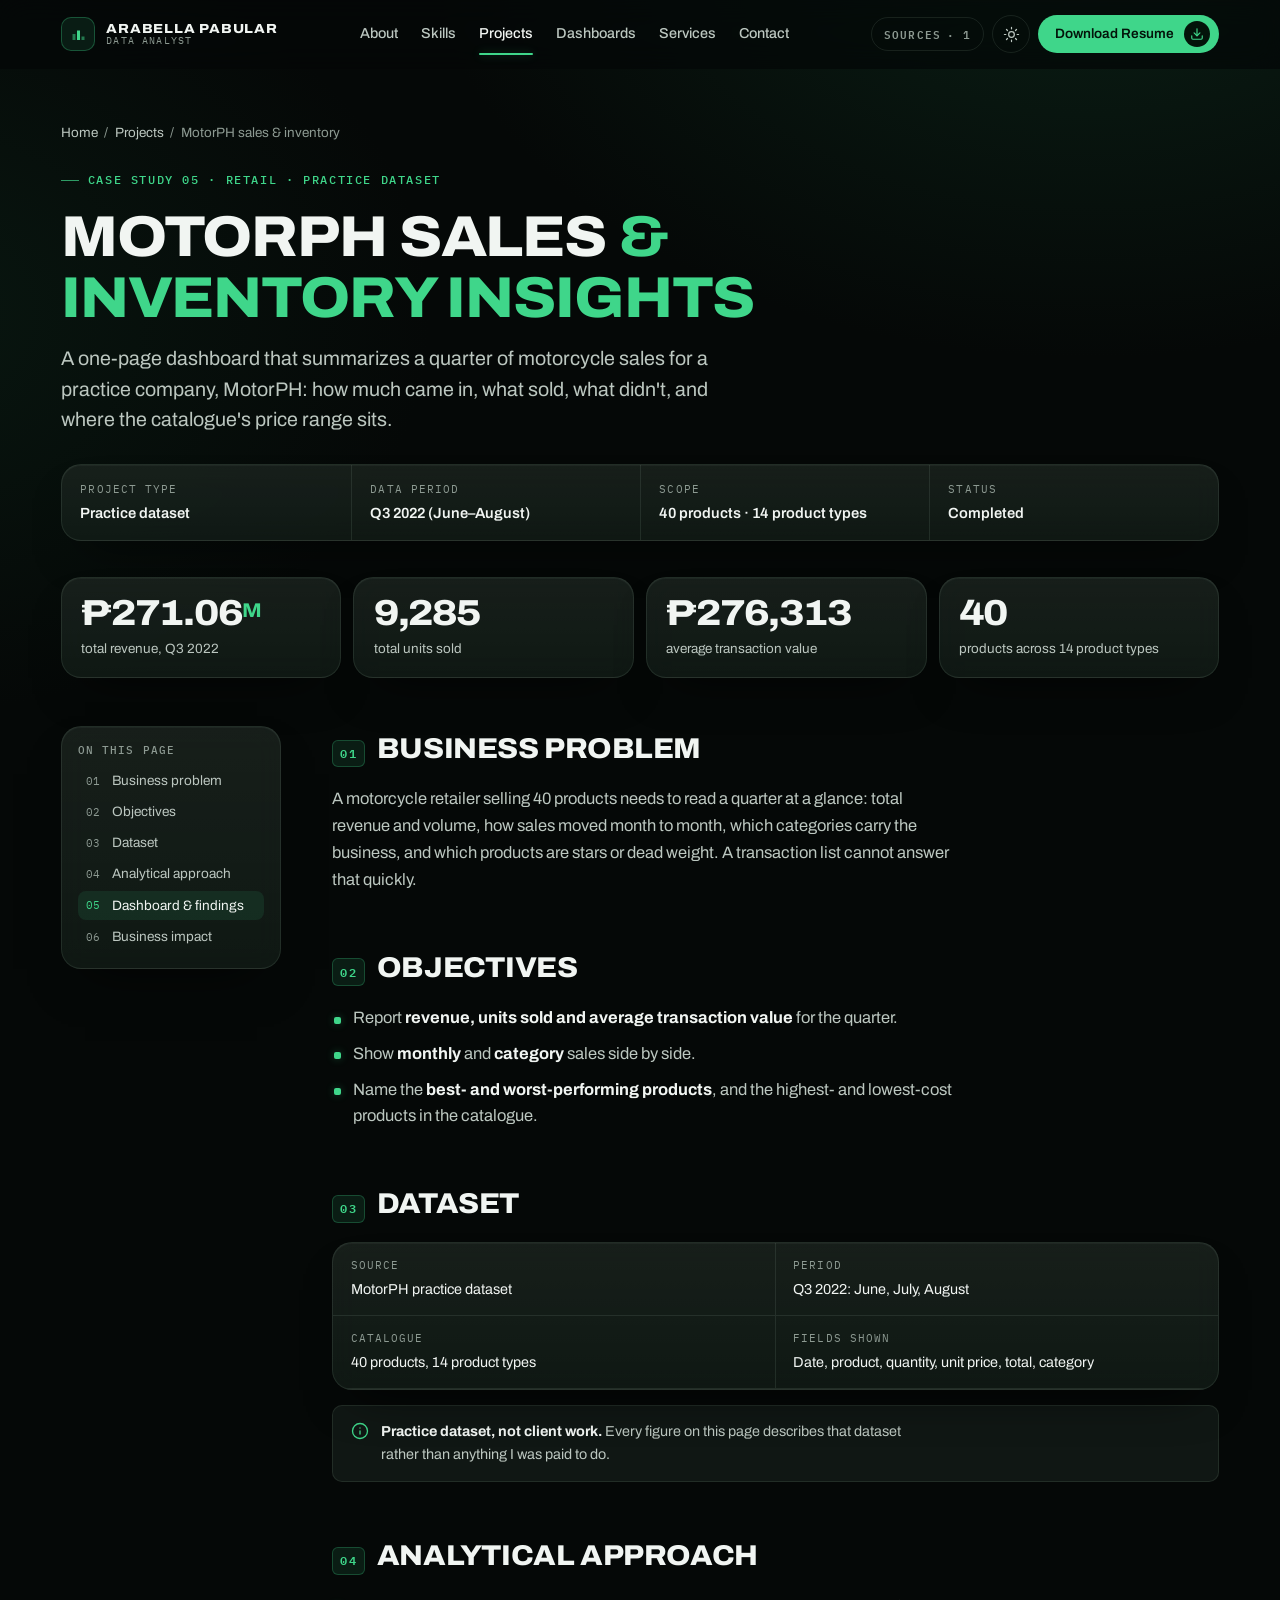
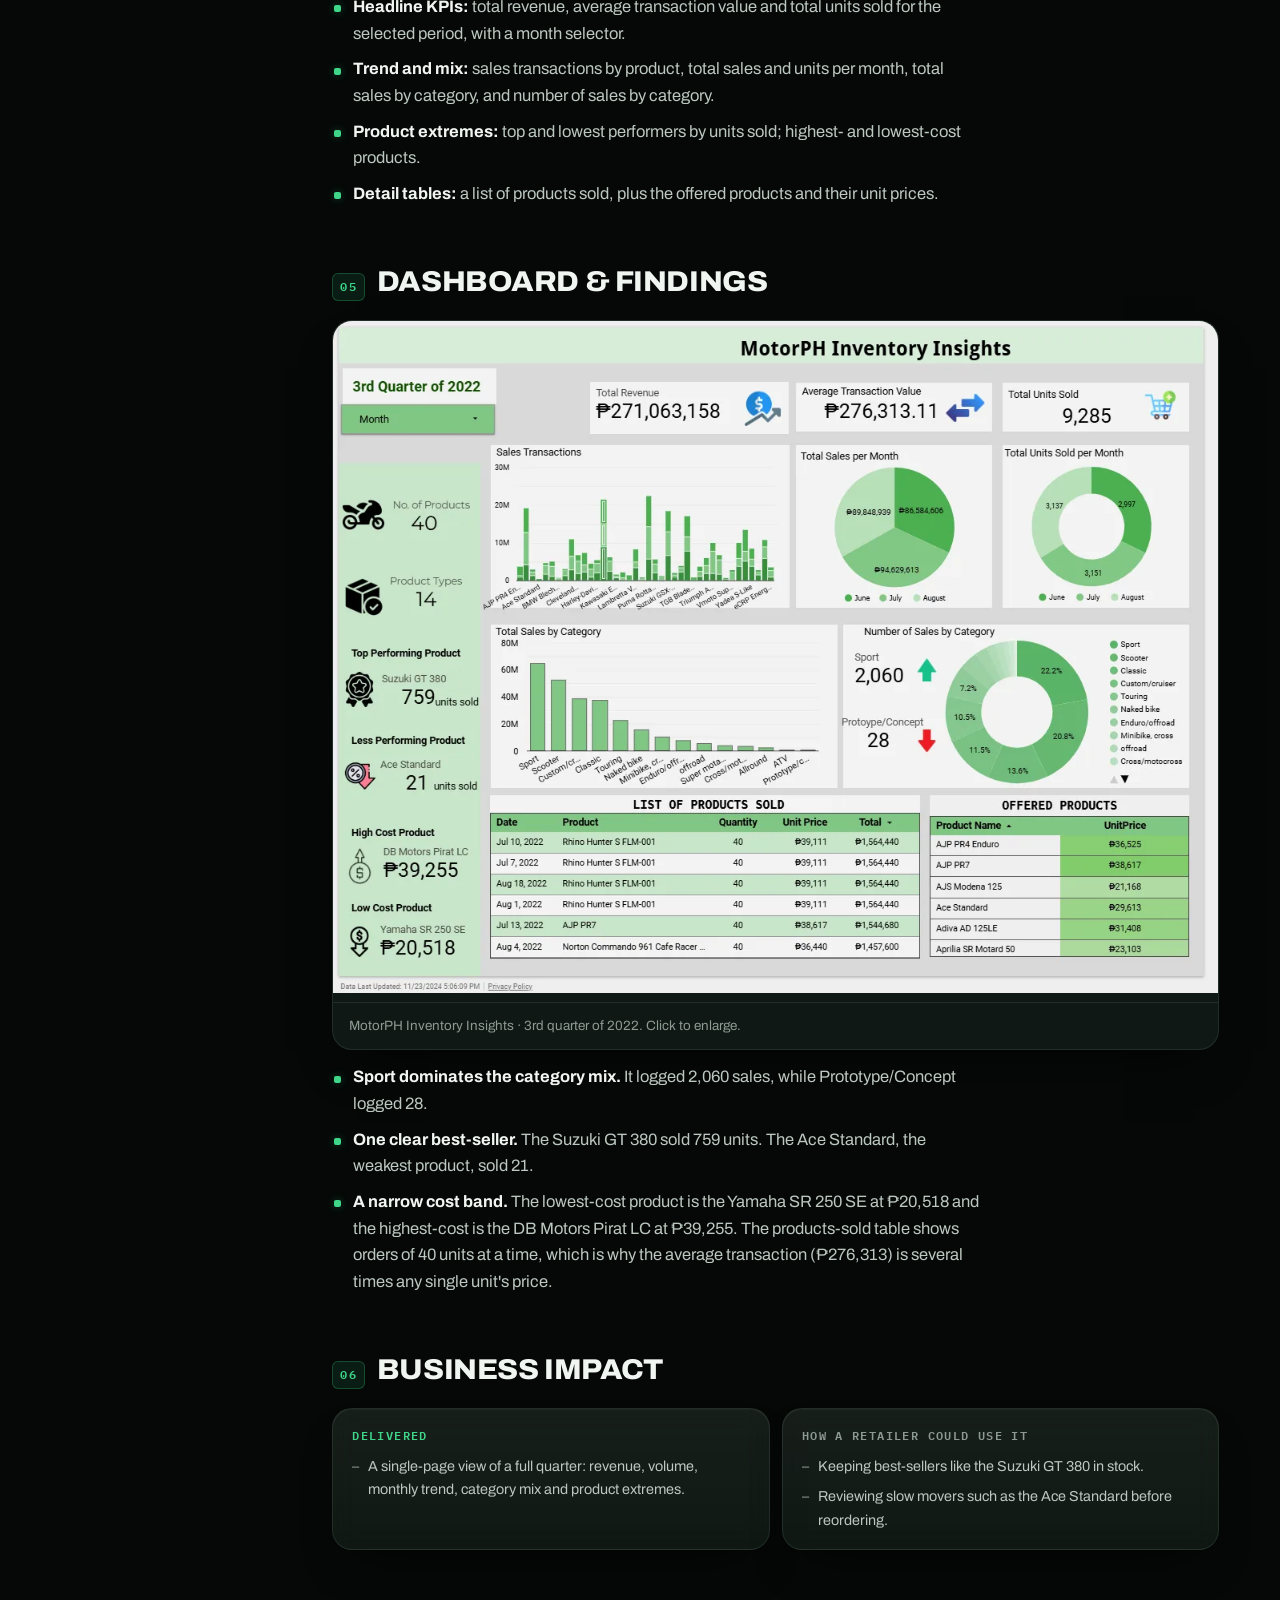
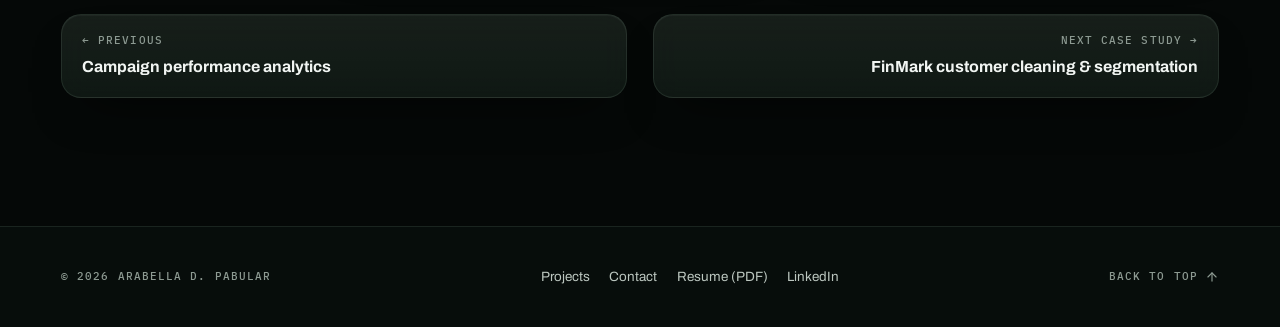
<file: projects/motorph-sales-inventory.html>
<!doctype html>
<html lang="en">
<head>
<meta charset="utf-8">
<meta name="viewport" content="width=device-width,initial-scale=1">
<title>MotorPH Sales &amp; Inventory Insights — Case Study · Arabella D. Pabular</title>
<meta name="description" content="Case study: a one-page sales and inventory dashboard for the MotorPH practice dataset (Q3 2022): revenue, units sold, average transaction value, monthly and category sales, and best- and worst-performing products.">
<meta name="color-scheme" content="dark light">
<meta name="theme-color" content="#050807">
<link rel="canonical" href="https://aetherbella.github.io/projects/motorph-sales-inventory.html">
<meta property="og:type" content="article">
<meta property="og:title" content="MotorPH Sales & Inventory Insights — Case Study">
<meta property="og:description" content="Q3 2022 practice dataset: ₱271.06M revenue from 9,285 units across 40 products.">
<meta property="og:image" content="https://aetherbella.github.io/assets/img/og.png">
<script>!function(){try{var d=document.documentElement;d.classList.add("js");var t=localStorage.getItem("apab-theme");("dark"===t||"light"===t)&&d.setAttribute("data-theme",t);"on"===localStorage.getItem("apab-sources")&&d.classList.add("sources-on")}catch(e){}}()</script>
<link rel="preconnect" href="https://fonts.googleapis.com">
<link rel="preconnect" href="https://fonts.gstatic.com" crossorigin>
<link rel="stylesheet" href="https://fonts.googleapis.com/css2?family=Archivo:wdth,wght@62..125,400..900&family=IBM+Plex+Mono:wght@400;500;600&display=swap">
<link rel="stylesheet" href="../assets/css/site.css">
<link rel="icon" href="../assets/img/favicon.svg" type="image/svg+xml">
<link rel="apple-touch-icon" href="../assets/img/icon-180.png">
</head>
<body>
<a class="skip" href="#main">Skip to content</a>
<svg width="0" height="0" style="position:absolute" aria-hidden="true" focusable="false"><defs>
  <g id="i-sun"><circle cx="12" cy="12" r="4"/><path d="M12 2v2M12 20v2M4.93 4.93l1.41 1.41M17.66 17.66l1.41 1.41M2 12h2M20 12h2M6.34 17.66l-1.41 1.41M19.07 4.93l-1.41 1.41"/></g>
  <g id="i-moon"><path d="M12 3a6 6 0 0 0 9 9 9 9 0 1 1-9-9Z"/></g>
  <g id="i-menu"><path d="M4 6h16M4 12h16M4 18h16"/></g>
  <g id="i-close"><path d="M18 6 6 18M6 6l12 12"/></g>
  <g id="i-download"><path d="M12 15V3"/><path d="M21 15v4a2 2 0 0 1-2 2H5a2 2 0 0 1-2-2v-4"/><path d="m7 10 5 5 5-5"/></g>
  <g id="i-upright"><path d="M7 17 17 7"/><path d="M7 7h10v10"/></g>
  <g id="i-up"><path d="M12 19V5"/><path d="m5 12 7-7 7 7"/></g>
  <g id="i-info"><circle cx="12" cy="12" r="10"/><path d="M12 16v-4M12 8h.01"/></g>
  <g id="i-play"><path d="M5 3.5v17l14-8.5z"/></g>
  <g id="i-image"><rect width="18" height="18" x="3" y="3" rx="2"/><circle cx="9" cy="9" r="2"/><path d="m21 15-3.086-3.086a2 2 0 0 0-2.828 0L6 21"/></g>
</defs></svg>
<div class="progress" id="progress" aria-hidden="true"></div>

<div class="page">
<header class="nav" id="nav">
  <div class="shell nav-inner">
    <a class="brand" href="../index.html">
      <span class="brand-mark" aria-hidden="true"><svg width="16" height="16" viewBox="0 0 16 16" fill="none"><rect x="2.5" y="8" width="3" height="6" fill="currentColor" opacity="0.5"/><rect x="7" y="4.5" width="3" height="9.5" fill="currentColor"/><rect x="11.5" y="10.5" width="3" height="3.5" fill="currentColor" opacity="0.5"/></svg></span>
      <span class="brand-name"><b>Arabella Pabular</b><span>Data Analyst</span></span>
      <span class="vh">, home</span>
    </a>
    <nav class="nav-links" id="navlinks" aria-label="Site">
      <a href="../index.html#about">About</a>
      <a href="../index.html#skills">Skills</a>
      <a href="../index.html#projects" aria-current="page">Projects</a>
      <a href="../index.html#dashboards">Dashboards</a>
      <a href="../index.html#services">Services</a>
      <a href="../index.html#contact">Contact</a>
      <span class="nav-ind" id="navind" aria-hidden="true"></span>
    </nav>
    <div class="nav-tools">
      <button class="pill" id="sources" type="button" aria-pressed="false" title="Show where every figure on this page comes from">Sources<span class="n" id="sources-n"></span></button>
      <button class="icon-btn" id="theme" type="button" aria-label="Switch to light theme"><svg width="17" height="17" viewBox="0 0 24 24" fill="none" stroke="currentColor" stroke-width="1.75" stroke-linecap="round" stroke-linejoin="round" aria-hidden="true"><use href="#i-sun" id="theme-icon"/></svg></button>
      <a class="btn btn-primary btn--sm" href="../assets/docs/Arabella-Pabular-Data-Analyst-Resume.pdf" download><span><span class="cv-long">Download </span>Resume</span><span class="ico" aria-hidden="true"><svg width="14" height="14" viewBox="0 0 24 24" fill="none" stroke="currentColor" stroke-width="2" stroke-linecap="round" stroke-linejoin="round"><use href="#i-download"/></svg></span></a>
      <button class="icon-btn nav-toggle" id="navtoggle" type="button" aria-expanded="false" aria-controls="navlinks" aria-label="Open menu"><svg width="18" height="18" viewBox="0 0 24 24" fill="none" stroke="currentColor" stroke-width="1.75" stroke-linecap="round" stroke-linejoin="round" aria-hidden="true"><use href="#i-menu" id="navtoggle-icon"/></svg></button>
    </div>
  </div>
</header>

<main id="main" tabindex="-1">
<section class="cs-hero">
    <div class="shell">
      <nav class="crumbs" aria-label="Breadcrumb"><a href="../index.html">Home</a><span aria-hidden="true">/</span><a href="../index.html#projects">Projects</a><span aria-hidden="true">/</span><span aria-current="page">MotorPH sales &amp; inventory</span></nav>
      <p class="eyebrow" style="margin-top:1.4rem">Case study 05 · Retail · Practice dataset</p>
      <h1 class="s-title">MotorPH sales <span class="accent">&amp; inventory insights</span></h1>
      <p class="lede">A one-page dashboard that summarizes a quarter of motorcycle sales for a practice company, MotorPH: how much came in, what sold, what didn't, and where the catalogue's price range sits.</p>
      <dl class="cs-meta glass">
        <div><dt>Project type</dt><dd>Practice dataset</dd></div>
        <div><dt>Data period</dt><dd>Q3 2022 (June–August)</dd></div>
        <div><dt>Scope</dt><dd>40 products · 14 product types</dd></div>
        <div><dt>Status</dt><dd>Completed</dd></div>
      </dl>
    </div>
  </section>

  <section class="shell" aria-label="Key figures">
    <div class="kpis">
      <div class="kpi glass"><span class="num">₱271.06<span class="u">M</span></span><span class="lab">total revenue, Q3 2022</span></div>
      <div class="kpi glass"><span class="num">9,285</span><span class="lab">total units sold</span></div>
      <div class="kpi glass"><span class="num">₱276,313</span><span class="lab">average transaction value</span></div>
      <div class="kpi glass"><span class="num">40</span><span class="lab">products across 14 product types</span></div>
    </div>
    <p class="cite"><span><span class="in">Dashboard · MotorPH Inventory Insights, 3rd Quarter of 2022. Practice dataset; figures describe that dataset only.</span></span></p>
  </section>

  <div class="shell cs-layout">
    <aside class="cs-toc glass" aria-label="On this page">
      <p class="micro">On this page</p>
      <ol>
        <li><a href="#problem" data-k="01">Business problem</a></li>
        <li><a href="#objectives" data-k="02">Objectives</a></li>
        <li><a href="#dataset" data-k="03">Dataset</a></li>
        <li><a href="#approach" data-k="04">Analytical approach</a></li>
        <li><a href="#dashboard" data-k="05">Dashboard &amp; findings</a></li>
        <li><a href="#impact" data-k="06">Business impact</a></li>
      </ol>
    </aside>

    <div class="cs-content">
      <section class="cs-section" id="problem" data-reveal>
        <h2><span class="k">01</span>Business problem</h2>
        <p>A motorcycle retailer selling 40 products needs to read a quarter at a glance: total revenue and volume, how sales moved month to month, which categories carry the business, and which products are stars or dead weight. A transaction list cannot answer that quickly.</p>
      </section>

      <section class="cs-section" id="objectives" data-reveal>
        <h2><span class="k">02</span>Objectives</h2>
        <ul class="cs-list">
          <li>Report <b>revenue, units sold and average transaction value</b> for the quarter.</li>
          <li>Show <b>monthly</b> and <b>category</b> sales side by side.</li>
          <li>Name the <b>best- and worst-performing products</b>, and the highest- and lowest-cost products in the catalogue.</li>
        </ul>
      </section>

      <section class="cs-section" id="dataset" data-reveal>
        <h2><span class="k">03</span>Dataset</h2>
        <dl class="facts glass">
          <div><dt>Source</dt><dd>MotorPH practice dataset</dd></div>
          <div><dt>Period</dt><dd>Q3 2022: June, July, August</dd></div>
          <div><dt>Catalogue</dt><dd>40 products, 14 product types</dd></div>
          <div><dt>Fields shown</dt><dd>Date, product, quantity, unit price, total, category</dd></div>
        </dl>
        <div class="note"><svg width="18" height="18" viewBox="0 0 24 24" fill="none" stroke="currentColor" stroke-width="1.75" stroke-linecap="round" stroke-linejoin="round" aria-hidden="true"><use href="#i-info"/></svg><p><b>Practice dataset, not client work.</b> Every figure on this page describes that dataset rather than anything I was paid to do.</p></div>
      </section>

      <section class="cs-section" id="approach" data-reveal>
        <h2><span class="k">04</span>Analytical approach</h2>
        <ul class="cs-list">
          <li><b>Headline KPIs:</b> total revenue, average transaction value and total units sold for the selected period, with a month selector.</li>
          <li><b>Trend and mix:</b> sales transactions by product, total sales and units per month, total sales by category, and number of sales by category.</li>
          <li><b>Product extremes:</b> top and lowest performers by units sold; highest- and lowest-cost products.</li>
          <li><b>Detail tables:</b> a list of products sold, plus the offered products and their unit prices.</li>
        </ul>
      </section>

      <section class="cs-section" id="dashboard" data-reveal>
        <h2><span class="k">05</span>Dashboard &amp; findings</h2>
        <figure class="slot cs-figure">
          <button class="slot-shot" type="button"><picture><source type="image/webp" srcset="../assets/img/work/motorph-inventory.webp 700w, ../assets/img/work/motorph-inventory@2x.webp 1105w" sizes="(max-width: 1080px) 92vw, 900px"><img src="../assets/img/work/motorph-inventory.png" srcset="../assets/img/work/motorph-inventory.png 700w, ../assets/img/work/motorph-inventory@2x.png 1105w" sizes="(max-width: 1080px) 92vw, 900px" width="700" height="531" loading="lazy" decoding="async" alt="The MotorPH Inventory Insights dashboard for Q3 2022, showing revenue, average transaction value, units sold, sales by month and category, and best and worst performing products."></picture></button>
          <figcaption>MotorPH Inventory Insights · 3rd quarter of 2022. Click to enlarge.</figcaption>
        </figure>
        <ul class="cs-list">
          <li><b>Sport dominates the category mix.</b> It logged 2,060 sales, while Prototype/Concept logged 28.</li>
          <li><b>One clear best-seller.</b> The Suzuki GT 380 sold 759 units. The Ace Standard, the weakest product, sold 21.</li>
          <li><b>A narrow cost band.</b> The lowest-cost product is the Yamaha SR 250 SE at ₱20,518 and the highest-cost is the DB Motors Pirat LC at ₱39,255. The products-sold table shows orders of 40 units at a time, which is why the average transaction (₱276,313) is several times any single unit's price.</li>
        </ul>
      </section>

      <section class="cs-section" id="impact" data-reveal>
        <h2><span class="k">06</span>Business impact</h2>
        <div class="verified">
          <div class="glass is-verified">
            <h3>Delivered</h3>
            <ul>
              <li>A single-page view of a full quarter: revenue, volume, monthly trend, category mix and product extremes.</li>
            </ul>
          </div>
          <div class="glass is-potential">
            <h3>How a retailer could use it</h3>
            <ul>
              <li>Keeping best-sellers like the Suzuki GT 380 in stock.</li>
              <li>Reviewing slow movers such as the Ace Standard before reordering.</li>
            </ul>
          </div>
        </div>
      </section>
    </div>
  </div>

  <nav class="shell cs-pager" aria-label="More case studies">
    <a class="glass" href="campaign-performance-analytics.html"><span class="micro">← Previous</span><b>Campaign performance analytics</b></a>
    <a class="glass" href="finmark-customer-segmentation.html"><span class="micro">Next case study →</span><b>FinMark customer cleaning &amp; segmentation</b></a>
  </nav>
</main>

<footer class="foot">
  <div class="shell foot-inner">
    <p class="micro">© 2026 Arabella D. Pabular</p>
    <nav class="foot-links" aria-label="Footer">
      <a href="../index.html#projects">Projects</a>
      <a href="../index.html#contact">Contact</a>
      <a href="../assets/docs/Arabella-Pabular-Data-Analyst-Resume.pdf" download>Resume (PDF)</a>
      <a href="https://www.linkedin.com/in/arabella-pabular-204942289" target="_blank" rel="noopener">LinkedIn</a>
    </nav>
    <a class="to-top" href="#main"><span class="micro">Back to top</span><svg width="14" height="14" viewBox="0 0 24 24" fill="none" stroke="currentColor" stroke-width="2" stroke-linecap="round" stroke-linejoin="round" aria-hidden="true"><use href="#i-up"/></svg></a>
  </div>
</footer>
</div>
<div class="lightbox" id="lightbox" hidden role="dialog" aria-modal="true" aria-label="Enlarged image">
  <button class="lightbox-close" id="lightbox-close" type="button" aria-label="Close image"><svg width="18" height="18" viewBox="0 0 24 24" fill="none" stroke="currentColor" stroke-width="1.75" stroke-linecap="round" stroke-linejoin="round" aria-hidden="true"><use href="#i-close"/></svg></button>
  <figure><img id="lightbox-img" alt=""><figcaption id="lightbox-cap" class="micro"></figcaption></figure>
</div>
<p class="vh" id="copy-status" role="status" aria-live="polite"></p>
<script src="../assets/js/site.js" defer></script>
</body>
</html>
</file>
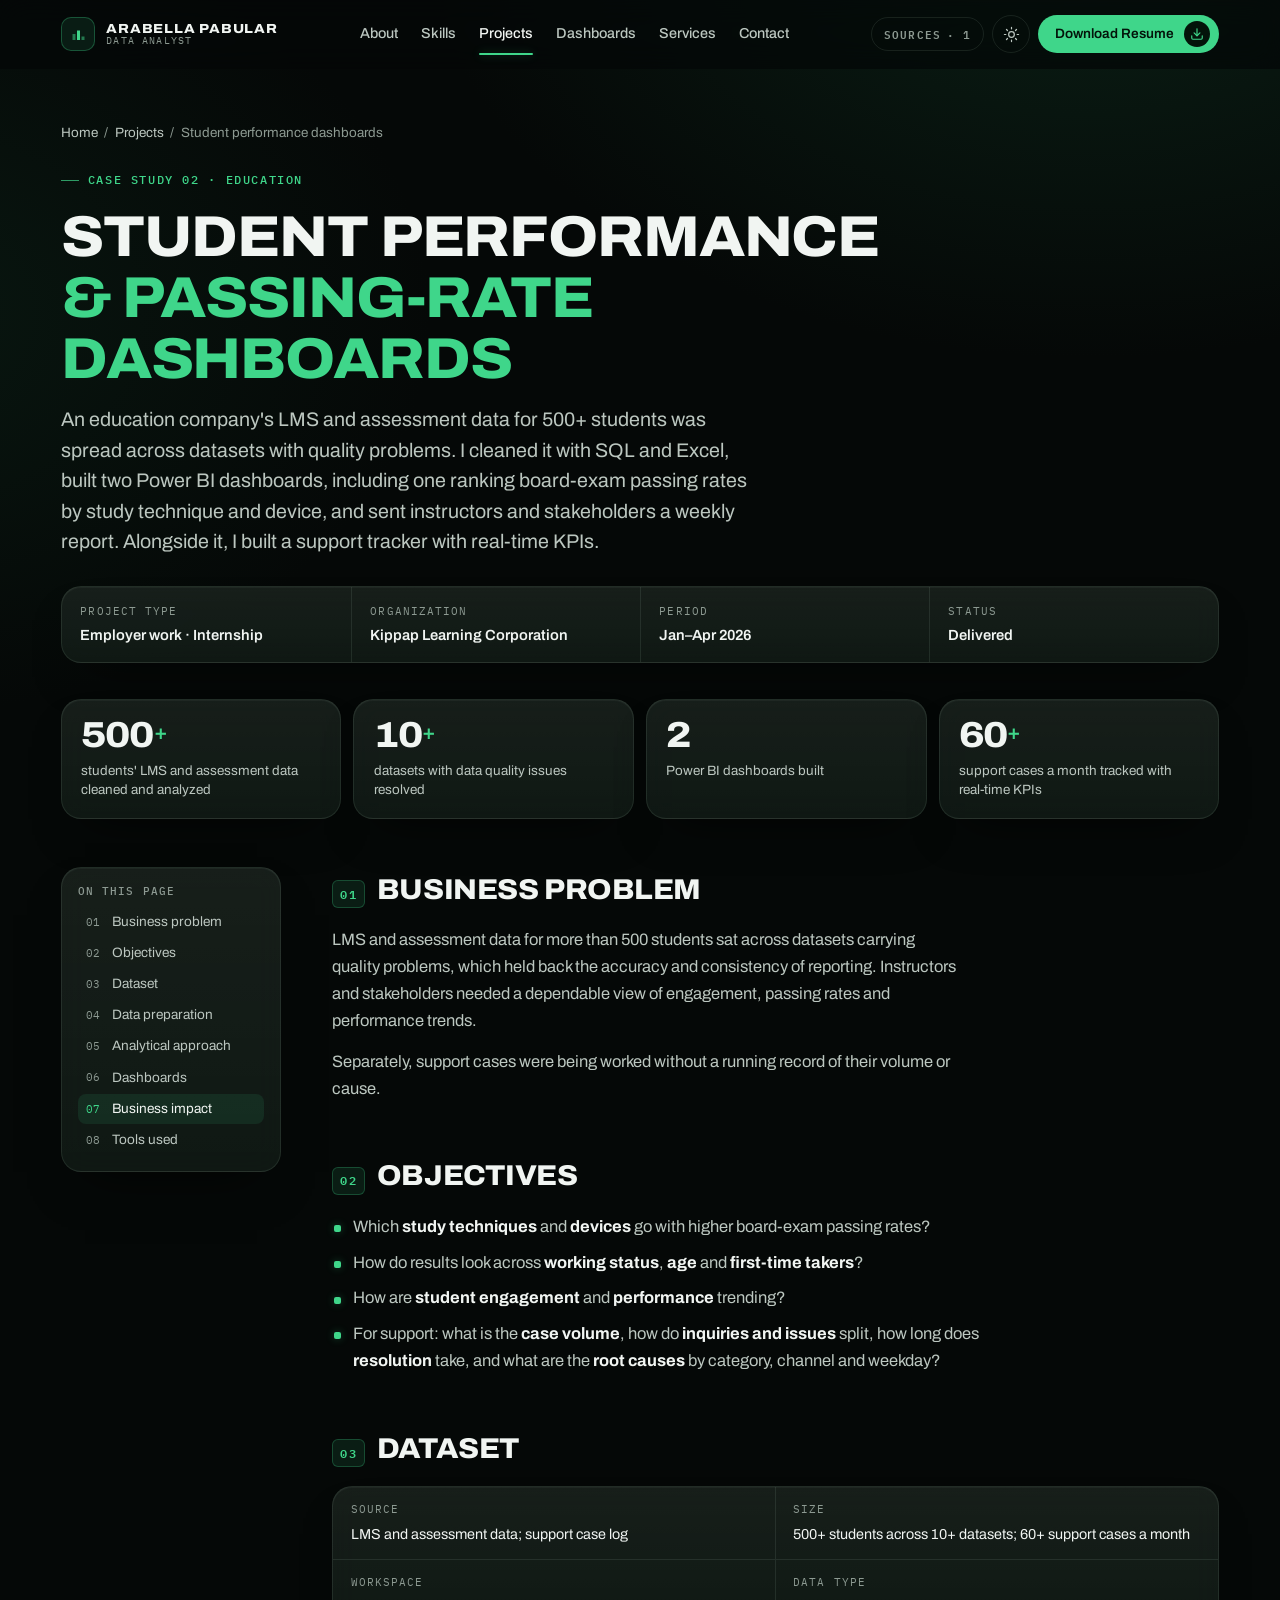
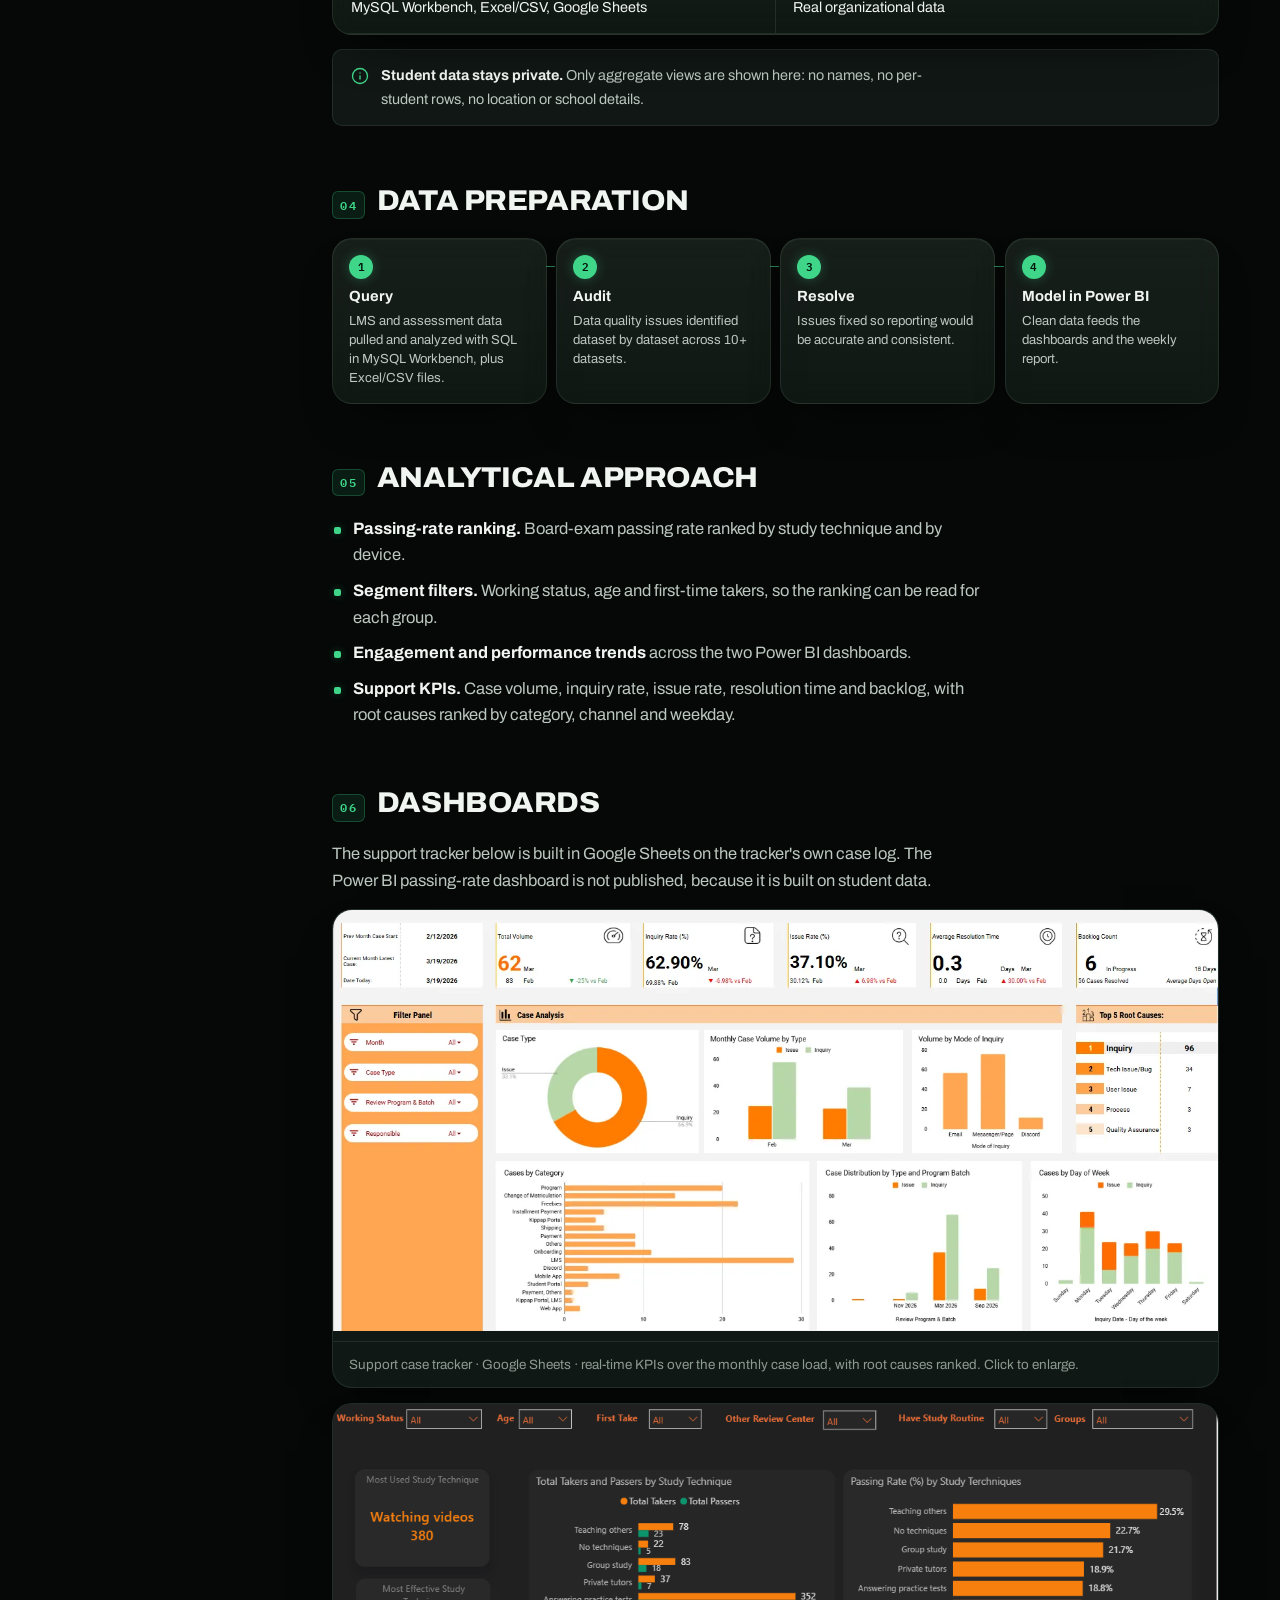
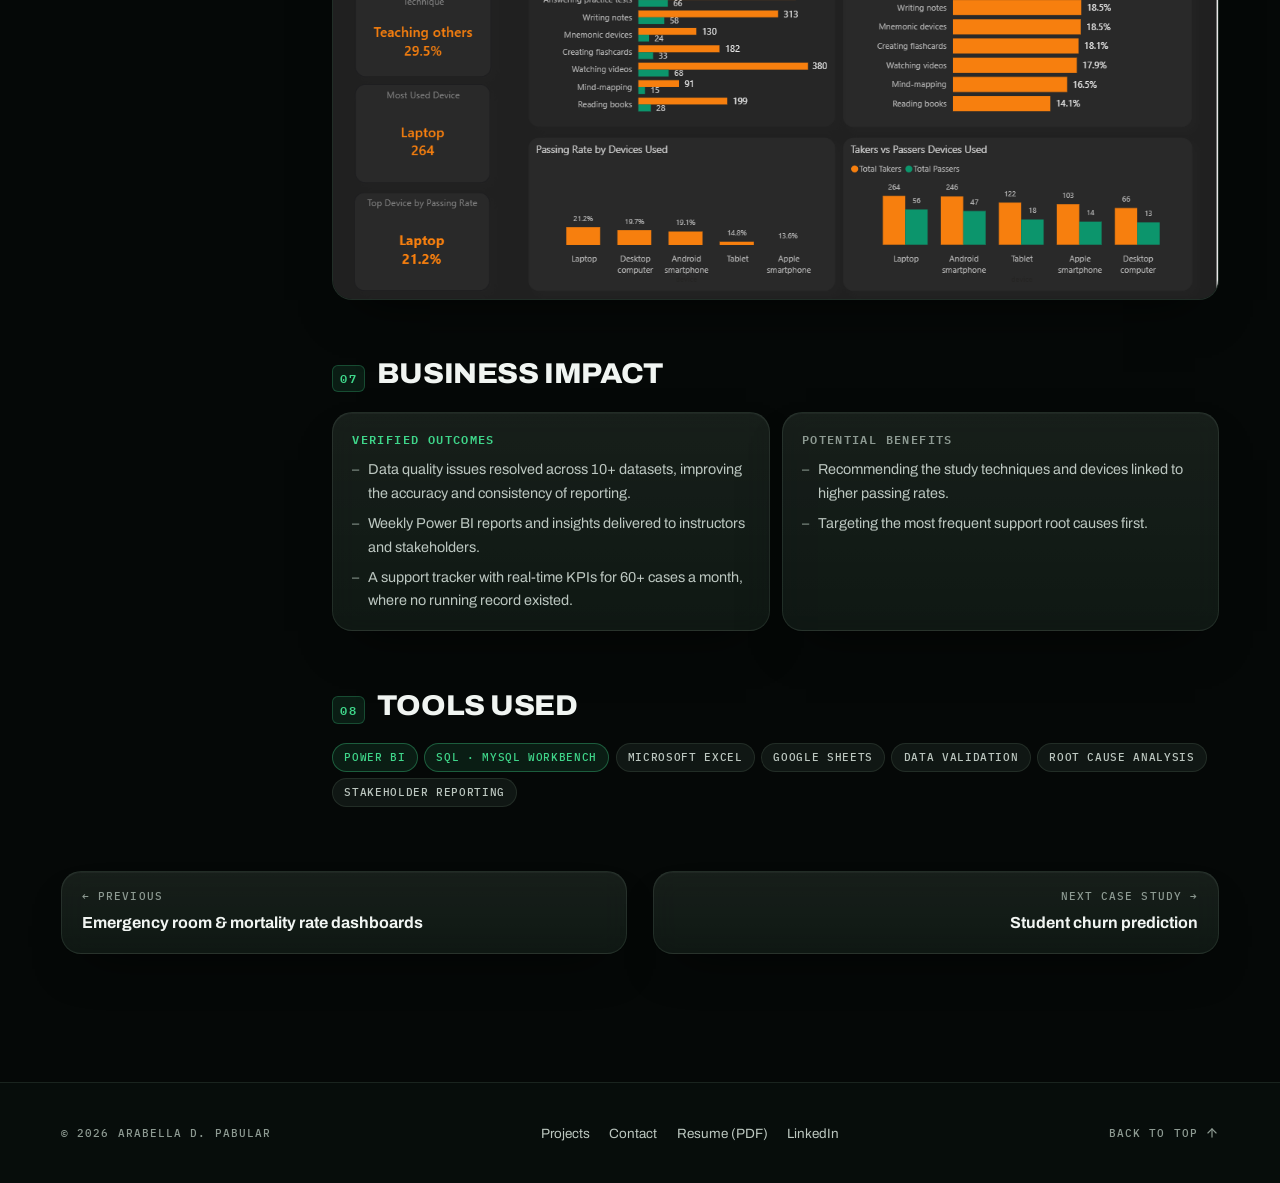
<file: projects/student-performance-dashboards.html>
<!doctype html>
<html lang="en">
<head>
<meta charset="utf-8">
<meta name="viewport" content="width=device-width,initial-scale=1">
<title>Student Performance &amp; Passing-Rate Dashboards — Case Study · Arabella D. Pabular</title>
<meta name="description" content="Case study: cleaning LMS and assessment data for 500+ students with SQL and Excel, building Power BI passing-rate dashboards and a Google Sheets support tracker at Kippap Learning Corporation.">
<meta name="color-scheme" content="dark light">
<meta name="theme-color" content="#050807">
<link rel="canonical" href="https://aetherbella.github.io/projects/student-performance-dashboards.html">
<meta property="og:type" content="article">
<meta property="og:title" content="Student Performance & Passing-Rate Dashboards — Case Study">
<meta property="og:description" content="500+ students' data cleaned, 10+ datasets fixed, 2 Power BI dashboards and weekly stakeholder reports.">
<meta property="og:image" content="https://aetherbella.github.io/assets/img/og.png">
<script>!function(){try{var d=document.documentElement;d.classList.add("js");var t=localStorage.getItem("apab-theme");("dark"===t||"light"===t)&&d.setAttribute("data-theme",t);"on"===localStorage.getItem("apab-sources")&&d.classList.add("sources-on")}catch(e){}}()</script>
<link rel="preconnect" href="https://fonts.googleapis.com">
<link rel="preconnect" href="https://fonts.gstatic.com" crossorigin>
<link rel="stylesheet" href="https://fonts.googleapis.com/css2?family=Archivo:wdth,wght@62..125,400..900&family=IBM+Plex+Mono:wght@400;500;600&display=swap">
<link rel="stylesheet" href="../assets/css/site.css">
<link rel="icon" href="../assets/img/favicon.svg" type="image/svg+xml">
<link rel="apple-touch-icon" href="../assets/img/icon-180.png">
</head>
<body>
<a class="skip" href="#main">Skip to content</a>
<svg width="0" height="0" style="position:absolute" aria-hidden="true" focusable="false"><defs>
  <g id="i-sun"><circle cx="12" cy="12" r="4"/><path d="M12 2v2M12 20v2M4.93 4.93l1.41 1.41M17.66 17.66l1.41 1.41M2 12h2M20 12h2M6.34 17.66l-1.41 1.41M19.07 4.93l-1.41 1.41"/></g>
  <g id="i-moon"><path d="M12 3a6 6 0 0 0 9 9 9 9 0 1 1-9-9Z"/></g>
  <g id="i-menu"><path d="M4 6h16M4 12h16M4 18h16"/></g>
  <g id="i-close"><path d="M18 6 6 18M6 6l12 12"/></g>
  <g id="i-download"><path d="M12 15V3"/><path d="M21 15v4a2 2 0 0 1-2 2H5a2 2 0 0 1-2-2v-4"/><path d="m7 10 5 5 5-5"/></g>
  <g id="i-upright"><path d="M7 17 17 7"/><path d="M7 7h10v10"/></g>
  <g id="i-up"><path d="M12 19V5"/><path d="m5 12 7-7 7 7"/></g>
  <g id="i-info"><circle cx="12" cy="12" r="10"/><path d="M12 16v-4M12 8h.01"/></g>
  <g id="i-play"><path d="M5 3.5v17l14-8.5z"/></g>
  <g id="i-image"><rect width="18" height="18" x="3" y="3" rx="2"/><circle cx="9" cy="9" r="2"/><path d="m21 15-3.086-3.086a2 2 0 0 0-2.828 0L6 21"/></g>
</defs></svg>
<div class="progress" id="progress" aria-hidden="true"></div>

<div class="page">
<header class="nav" id="nav">
  <div class="shell nav-inner">
    <a class="brand" href="../index.html">
      <span class="brand-mark" aria-hidden="true"><svg width="16" height="16" viewBox="0 0 16 16" fill="none"><rect x="2.5" y="8" width="3" height="6" fill="currentColor" opacity="0.5"/><rect x="7" y="4.5" width="3" height="9.5" fill="currentColor"/><rect x="11.5" y="10.5" width="3" height="3.5" fill="currentColor" opacity="0.5"/></svg></span>
      <span class="brand-name"><b>Arabella Pabular</b><span>Data Analyst</span></span>
      <span class="vh">, home</span>
    </a>
    <nav class="nav-links" id="navlinks" aria-label="Site">
      <a href="../index.html#about">About</a>
      <a href="../index.html#skills">Skills</a>
      <a href="../index.html#projects" aria-current="page">Projects</a>
      <a href="../index.html#dashboards">Dashboards</a>
      <a href="../index.html#services">Services</a>
      <a href="../index.html#contact">Contact</a>
      <span class="nav-ind" id="navind" aria-hidden="true"></span>
    </nav>
    <div class="nav-tools">
      <button class="pill" id="sources" type="button" aria-pressed="false" title="Show where every figure on this page comes from">Sources<span class="n" id="sources-n"></span></button>
      <button class="icon-btn" id="theme" type="button" aria-label="Switch to light theme"><svg width="17" height="17" viewBox="0 0 24 24" fill="none" stroke="currentColor" stroke-width="1.75" stroke-linecap="round" stroke-linejoin="round" aria-hidden="true"><use href="#i-sun" id="theme-icon"/></svg></button>
      <a class="btn btn-primary btn--sm" href="../assets/docs/Arabella-Pabular-Data-Analyst-Resume.pdf" download><span><span class="cv-long">Download </span>Resume</span><span class="ico" aria-hidden="true"><svg width="14" height="14" viewBox="0 0 24 24" fill="none" stroke="currentColor" stroke-width="2" stroke-linecap="round" stroke-linejoin="round"><use href="#i-download"/></svg></span></a>
      <button class="icon-btn nav-toggle" id="navtoggle" type="button" aria-expanded="false" aria-controls="navlinks" aria-label="Open menu"><svg width="18" height="18" viewBox="0 0 24 24" fill="none" stroke="currentColor" stroke-width="1.75" stroke-linecap="round" stroke-linejoin="round" aria-hidden="true"><use href="#i-menu" id="navtoggle-icon"/></svg></button>
    </div>
  </div>
</header>

<main id="main" tabindex="-1">
<section class="cs-hero">
    <div class="shell">
      <nav class="crumbs" aria-label="Breadcrumb"><a href="../index.html">Home</a><span aria-hidden="true">/</span><a href="../index.html#projects">Projects</a><span aria-hidden="true">/</span><span aria-current="page">Student performance dashboards</span></nav>
      <p class="eyebrow" style="margin-top:1.4rem">Case study 02 · Education</p>
      <h1 class="s-title">Student performance <span class="accent">&amp; passing-rate dashboards</span></h1>
      <p class="lede">An education company's LMS and assessment data for 500+ students was spread across datasets with quality problems. I cleaned it with SQL and Excel, built two Power BI dashboards, including one ranking board-exam passing rates by study technique and device, and sent instructors and stakeholders a weekly report. Alongside it, I built a support tracker with real-time KPIs.</p>
      <dl class="cs-meta glass">
        <div><dt>Project type</dt><dd>Employer work · Internship</dd></div>
        <div><dt>Organization</dt><dd>Kippap Learning Corporation</dd></div>
        <div><dt>Period</dt><dd>Jan–Apr 2026</dd></div>
        <div><dt>Status</dt><dd>Delivered</dd></div>
      </dl>
    </div>
  </section>

  <section class="shell" aria-label="Key figures">
    <div class="kpis">
      <div class="kpi glass"><span class="num">500<span class="u">+</span></span><span class="lab">students' LMS and assessment data cleaned and analyzed</span></div>
      <div class="kpi glass"><span class="num">10<span class="u">+</span></span><span class="lab">datasets with data quality issues resolved</span></div>
      <div class="kpi glass"><span class="num">2</span><span class="lab">Power BI dashboards built</span></div>
      <div class="kpi glass"><span class="num">60<span class="u">+</span></span><span class="lab">support cases a month tracked with real-time KPIs</span></div>
    </div>
    <p class="cite"><span><span class="in">Resume · Kippap Learning Corporation, bullets 1–6.</span></span></p>
  </section>

  <div class="shell cs-layout">
    <aside class="cs-toc glass" aria-label="On this page">
      <p class="micro">On this page</p>
      <ol>
        <li><a href="#problem" data-k="01">Business problem</a></li>
        <li><a href="#objectives" data-k="02">Objectives</a></li>
        <li><a href="#dataset" data-k="03">Dataset</a></li>
        <li><a href="#preparation" data-k="04">Data preparation</a></li>
        <li><a href="#approach" data-k="05">Analytical approach</a></li>
        <li><a href="#dashboard" data-k="06">Dashboards</a></li>
        <li><a href="#impact" data-k="07">Business impact</a></li>
        <li><a href="#tools" data-k="08">Tools used</a></li>
      </ol>
    </aside>

    <div class="cs-content">
      <section class="cs-section" id="problem" data-reveal>
        <h2><span class="k">01</span>Business problem</h2>
        <p>LMS and assessment data for more than 500 students sat across datasets carrying quality problems, which held back the accuracy and consistency of reporting. Instructors and stakeholders needed a dependable view of engagement, passing rates and performance trends.</p>
        <p>Separately, support cases were being worked without a running record of their volume or cause.</p>
      </section>

      <section class="cs-section" id="objectives" data-reveal>
        <h2><span class="k">02</span>Objectives</h2>
        <ul class="cs-list">
          <li>Which <b>study techniques</b> and <b>devices</b> go with higher board-exam passing rates?</li>
          <li>How do results look across <b>working status</b>, <b>age</b> and <b>first-time takers</b>?</li>
          <li>How are <b>student engagement</b> and <b>performance</b> trending?</li>
          <li>For support: what is the <b>case volume</b>, how do <b>inquiries and issues</b> split, how long does <b>resolution</b> take, and what are the <b>root causes</b> by category, channel and weekday?</li>
        </ul>
      </section>

      <section class="cs-section" id="dataset" data-reveal>
        <h2><span class="k">03</span>Dataset</h2>
        <dl class="facts glass">
          <div><dt>Source</dt><dd>LMS and assessment data; support case log</dd></div>
          <div><dt>Size</dt><dd>500+ students across 10+ datasets; 60+ support cases a month</dd></div>
          <div><dt>Workspace</dt><dd>MySQL Workbench, Excel/CSV, Google Sheets</dd></div>
          <div><dt>Data type</dt><dd>Real organizational data</dd></div>
        </dl>
        <div class="note"><svg width="18" height="18" viewBox="0 0 24 24" fill="none" stroke="currentColor" stroke-width="1.75" stroke-linecap="round" stroke-linejoin="round" aria-hidden="true"><use href="#i-info"/></svg><p><b>Student data stays private.</b> Only aggregate views are shown here: no names, no per-student rows, no location or school details.</p></div>
      </section>

      <section class="cs-section" id="preparation" data-reveal>
        <h2><span class="k">04</span>Data preparation</h2>
        <ol class="flow" style="--n:4">
          <li class="glass"><b>Query</b><span>LMS and assessment data pulled and analyzed with SQL in MySQL Workbench, plus Excel/CSV files.</span></li>
          <li class="glass"><b>Audit</b><span>Data quality issues identified dataset by dataset across 10+ datasets.</span></li>
          <li class="glass"><b>Resolve</b><span>Issues fixed so reporting would be accurate and consistent.</span></li>
          <li class="glass"><b>Model in Power BI</b><span>Clean data feeds the dashboards and the weekly report.</span></li>
        </ol>
      </section>

      <section class="cs-section" id="approach" data-reveal>
        <h2><span class="k">05</span>Analytical approach</h2>
        <ul class="cs-list">
          <li><b>Passing-rate ranking.</b> Board-exam passing rate ranked by study technique and by device.</li>
          <li><b>Segment filters.</b> Working status, age and first-time takers, so the ranking can be read for each group.</li>
          <li><b>Engagement and performance trends</b> across the two Power BI dashboards.</li>
          <li><b>Support KPIs.</b> Case volume, inquiry rate, issue rate, resolution time and backlog, with root causes ranked by category, channel and weekday.</li>
        </ul>
      </section>

      <section class="cs-section" id="dashboard" data-reveal>
        <h2><span class="k">06</span>Dashboards</h2>
        <p>The support tracker below is built in Google Sheets on the tracker's own case log. The Power BI passing-rate dashboard is not published, because it is built on student data.</p>
        <figure class="slot cs-figure">
          <button class="slot-shot" type="button"><picture><source type="image/webp" srcset="../assets/img/work/support-tracker.webp 700w, ../assets/img/work/support-tracker@2x.webp 1360w" sizes="(max-width: 1080px) 92vw, 900px"><img src="../assets/img/work/support-tracker.png" srcset="../assets/img/work/support-tracker.png 700w, ../assets/img/work/support-tracker@2x.png 1360w" sizes="(max-width: 1080px) 92vw, 900px" width="700" height="333" loading="lazy" decoding="async" alt="A customer support tracker built in Google Sheets, showing case volume, inquiry and issue rates, resolution time, root causes and cases by category, channel and weekday."></picture></button>
          <figcaption>Support case tracker · Google Sheets · real-time KPIs over the monthly case load, with root causes ranked. Click to enlarge.</figcaption>
        </figure>
        <figure class="slot" data-state="empty" data-slot="case-2-powerbi">
          <button class="slot-shot" type="button" hidden><img alt="A Power BI dashboard ranking board-exam passing rate by study technique and by device, with filters for working status, age and first-time takers." hidden></button>
          <div class="slot-inner"><span class="slot-what">Power BI passing-rate dashboard</span><span class="slot-file vh"><code>../assets/img/case-2-powerbi.png</code></span><span class="slot-spec">Not published: built on student data. Shown here only if cleared, as an aggregate-only view.</span></div>
        </figure>
      </section>

      <section class="cs-section" id="impact" data-reveal>
        <h2><span class="k">07</span>Business impact</h2>
        <div class="verified">
          <div class="glass is-verified">
            <h3>Verified outcomes</h3>
            <ul>
              <li>Data quality issues resolved across 10+ datasets, improving the accuracy and consistency of reporting.</li>
              <li>Weekly Power BI reports and insights delivered to instructors and stakeholders.</li>
              <li>A support tracker with real-time KPIs for 60+ cases a month, where no running record existed.</li>
            </ul>
          </div>
          <div class="glass is-potential">
            <h3>Potential benefits</h3>
            <ul>
              <li>Recommending the study techniques and devices linked to higher passing rates.</li>
              <li>Targeting the most frequent support root causes first.</li>
            </ul>
          </div>
        </div>
      </section>

      <section class="cs-section" id="tools" data-reveal>
        <h2><span class="k">08</span>Tools used</h2>
        <ul class="tags"><li class="chip chip--accent">Power BI</li><li class="chip chip--accent">SQL · MySQL Workbench</li><li class="chip">Microsoft Excel</li><li class="chip">Google Sheets</li><li class="chip">Data validation</li><li class="chip">Root cause analysis</li><li class="chip">Stakeholder reporting</li></ul>
      </section>
    </div>
  </div>

  <nav class="shell cs-pager" aria-label="More case studies">
    <a class="glass" href="er-mortality-dashboards.html"><span class="micro">← Previous</span><b>Emergency room &amp; mortality rate dashboards</b></a>
    <a class="glass" href="student-churn-prediction.html"><span class="micro">Next case study →</span><b>Student churn prediction</b></a>
  </nav>
</main>

<footer class="foot">
  <div class="shell foot-inner">
    <p class="micro">© 2026 Arabella D. Pabular</p>
    <nav class="foot-links" aria-label="Footer">
      <a href="../index.html#projects">Projects</a>
      <a href="../index.html#contact">Contact</a>
      <a href="../assets/docs/Arabella-Pabular-Data-Analyst-Resume.pdf" download>Resume (PDF)</a>
      <a href="https://www.linkedin.com/in/arabella-pabular-204942289" target="_blank" rel="noopener">LinkedIn</a>
    </nav>
    <a class="to-top" href="#main"><span class="micro">Back to top</span><svg width="14" height="14" viewBox="0 0 24 24" fill="none" stroke="currentColor" stroke-width="2" stroke-linecap="round" stroke-linejoin="round" aria-hidden="true"><use href="#i-up"/></svg></a>
  </div>
</footer>
</div>
<div class="lightbox" id="lightbox" hidden role="dialog" aria-modal="true" aria-label="Enlarged image">
  <button class="lightbox-close" id="lightbox-close" type="button" aria-label="Close image"><svg width="18" height="18" viewBox="0 0 24 24" fill="none" stroke="currentColor" stroke-width="1.75" stroke-linecap="round" stroke-linejoin="round" aria-hidden="true"><use href="#i-close"/></svg></button>
  <figure><img id="lightbox-img" alt=""><figcaption id="lightbox-cap" class="micro"></figcaption></figure>
</div>
<p class="vh" id="copy-status" role="status" aria-live="polite"></p>
<script src="../assets/js/site.js" defer></script>
</body>
</html>
</file>
<file: assets/css/site.css>
/* ==========================================================================
   Arabella D. Pabular · Data Analyst portfolio
   Shared stylesheet for the homepage and every case-study page.

   Contents
   1.  Tokens (dark default, light override)
   2.  Base and utilities
   3.  Layout and section headings
   4.  Buttons, pills, chips
   5.  Navigation
   6.  Hero and portrait composition
   7.  Headline figures
   8.  About, timeline, certifications
   9.  Skills
   10. Analytical process
   11. Services
   12. Project cards
   13. Dashboard embeds and screenshots
   14. Contact and footer
   15. Sources (citations), lightbox, progress
   16. Case-study pages
   17. Motion, responsive, print
   ========================================================================== */

/* 1. Tokens ---------------------------------------------------------------- */
:root {
  --bg: #050807;
  --bg-2: #09100d;
  --forest: #0d2a1c;
  --surface: rgba(17, 27, 22, 0.74);
  --surface-2: rgba(25, 37, 31, 0.8);
  --surface-solid: #0f1814;
  --line: rgba(190, 232, 208, 0.1);
  --line-strong: rgba(190, 232, 208, 0.2);
  --ink: #f1f5f2;
  --ink-2: #bcc7c0;
  --ink-3: #8d9a92;
  --accent: #3fd68a;
  --accent-2: #2bb673;
  --accent-ink: #03140a;
  --accent-wash: rgba(63, 214, 138, 0.1);
  --glow: rgba(63, 214, 138, 0.32);
  --focus: #8ff2bf;
  --select-bg: rgba(63, 214, 138, 0.28);
  --shadow: 0 1px 0 rgba(255, 255, 255, 0.04) inset, 0 24px 48px -24px rgba(0, 0, 0, 0.7);
  --glass-hi: linear-gradient(180deg, rgba(255, 255, 255, 0.04), rgba(255, 255, 255, 0.008));

  --sans: "Archivo", "Archivo Fallback", "Helvetica Neue", Arial, sans-serif;
  --mono: "IBM Plex Mono", ui-monospace, "Cascadia Mono", Menlo, Consolas, monospace;

  --fs-hero: clamp(2.5rem, 1.2rem + 5.2vw, 5rem);
  --fs-h1: clamp(1.9rem, 1.3rem + 2.4vw, 3.1rem);
  --fs-h2: clamp(1.35rem, 1.15rem + 0.8vw, 1.85rem);
  --fs-h3: clamp(1.06rem, 1.01rem + 0.25vw, 1.22rem);
  --fs-lede: clamp(1.05rem, 0.99rem + 0.3vw, 1.25rem);
  --fs-body: clamp(0.95rem, 0.92rem + 0.14vw, 1.0625rem);
  --fs-small: 0.84rem;
  --fs-micro: 0.68rem;

  --r: 10px;
  --r-lg: 20px;
  --gap: clamp(1rem, 2vw, 1.75rem);
  --pad-x: clamp(1rem, 3.2vw, 2.75rem);
  --nav-h: 68px;
  color-scheme: dark;
}

:root[data-theme="light"] {
  --bg: #eef2ef;
  --bg-2: #e6ece8;
  --forest: #d4e8dc;
  --surface: rgba(255, 255, 255, 0.78);
  --surface-2: rgba(255, 255, 255, 0.92);
  --surface-solid: #ffffff;
  --line: rgba(13, 42, 28, 0.12);
  --line-strong: rgba(13, 42, 28, 0.22);
  --ink: #0b1811;
  --ink-2: #33453b;
  --ink-3: #55665c;
  --accent: #0b7a47;
  --accent-2: #0a6a3e;
  --accent-ink: #ffffff;
  --accent-wash: rgba(11, 122, 71, 0.09);
  --glow: rgba(11, 122, 71, 0.18);
  --focus: #075a33;
  --select-bg: rgba(11, 122, 71, 0.2);
  --shadow: 0 1px 0 rgba(255, 255, 255, 0.6) inset, 0 18px 40px -24px rgba(13, 42, 28, 0.35);
  --glass-hi: linear-gradient(180deg, rgba(255, 255, 255, 0.5), rgba(255, 255, 255, 0));
  color-scheme: light;
}

@font-face { font-family: "Archivo Fallback"; src: local("Arial"), local("Helvetica Neue"); size-adjust: 97%; ascent-override: 92%; descent-override: 24%; }

/* 2. Base and utilities ---------------------------------------------------- */
*, *::before, *::after { box-sizing: border-box; }
[hidden] { display: none !important; }
html { -webkit-text-size-adjust: 100%; text-size-adjust: 100%; scroll-behavior: smooth; }
body {
  margin: 0;
  min-height: 100vh;
  background:
    radial-gradient(60rem 40rem at 85% -10%, color-mix(in oklab, var(--forest) 70%, transparent), transparent 70%),
    radial-gradient(50rem 36rem at -10% 35%, color-mix(in oklab, var(--forest) 45%, transparent), transparent 70%),
    var(--bg);
  background-attachment: fixed;
  color: var(--ink-2);
  font-family: var(--sans);
  font-size: var(--fs-body);
  line-height: 1.62;
  -webkit-font-smoothing: antialiased;
  text-rendering: optimizeLegibility;
  overflow-x: clip;
}
::selection { background: var(--select-bg); color: var(--ink); }
img, svg { max-width: 100%; }
img { height: auto; }
h1, h2, h3, h4, p, ul, ol, dl, dd, figure, table, blockquote { margin: 0; }
ul, ol { padding: 0; list-style: none; }
a { color: inherit; }
button { font: inherit; color: inherit; background: none; border: 0; cursor: pointer; }
:where(a, button, input, select, textarea, summary, [tabindex]):focus-visible {
  outline: 2px solid var(--focus);
  outline-offset: 3px;
  border-radius: 4px;
}
.vh { position: absolute; width: 1px; height: 1px; padding: 0; margin: -1px; overflow: hidden; clip-path: inset(50%); white-space: nowrap; border: 0; }
.skip { position: absolute; left: 12px; top: -60px; z-index: 80; background: var(--accent); color: var(--accent-ink); padding: 10px 16px; border-radius: var(--r); font-weight: 600; transition: top 140ms ease; }
.skip:focus { top: 12px; }
.mono { font-family: var(--mono); font-size: 0.72rem; font-weight: 500; letter-spacing: 0.12em; text-transform: uppercase; line-height: 1.4; }
.micro { font-family: var(--mono); font-size: var(--fs-micro); font-weight: 500; letter-spacing: 0.1em; text-transform: uppercase; color: var(--ink-3); line-height: 1.45; }
.num { font-variant-numeric: tabular-nums lining-nums; font-stretch: 112%; font-weight: 800; letter-spacing: -0.03em; color: var(--ink); }
.num .u { font-size: 0.55em; font-weight: 700; color: var(--accent); vertical-align: 0.42em; margin-left: 0.04em; letter-spacing: 0; }
.lede { font-size: var(--fs-lede); line-height: 1.55; color: var(--ink-2); max-width: 54ch; }
.accent { color: var(--accent); }
.prose { max-width: 66ch; }
.prose p + p { margin-top: 1em; }
.prose b, .prose strong { color: var(--ink); }

.glass {
  background: var(--glass-hi), var(--surface);
  border: 1px solid var(--line);
  border-radius: var(--r-lg);
  box-shadow: var(--shadow);
  -webkit-backdrop-filter: blur(14px) saturate(1.1);
  backdrop-filter: blur(14px) saturate(1.1);
}

/* 3. Layout and section headings ------------------------------------------- */
.shell { width: 100%; max-width: 1240px; margin-inline: auto; padding-inline: var(--pad-x); }
.section { padding-block: clamp(3.5rem, 8vw, 6.5rem); position: relative; }
:where(section, article, footer)[id] { scroll-margin-top: calc(var(--nav-h) + 16px); }

.s-head { display: grid; gap: 0.8rem; margin-bottom: clamp(1.75rem, 4vw, 3rem); max-width: 760px; }
.s-head--center { margin-inline: auto; text-align: center; justify-items: center; }
.s-head--row { max-width: none; grid-template-columns: minmax(0, 1fr) auto; align-items: end; }
.s-head--row > .s-head { margin-bottom: 0; }
.eyebrow {
  display: inline-flex; align-items: center; gap: 0.55rem;
  font-family: var(--mono); font-size: 0.72rem; font-weight: 500; letter-spacing: 0.14em; text-transform: uppercase;
  color: var(--accent);
}
.eyebrow::before { content: ""; width: 18px; height: 1px; background: currentColor; opacity: 0.7; }
.s-head--center .eyebrow::after { content: ""; width: 18px; height: 1px; background: currentColor; opacity: 0.7; }
.s-title {
  font-size: var(--fs-h1); font-weight: 800; font-stretch: 108%;
  line-height: 1.06; letter-spacing: -0.02em; text-transform: uppercase;
  color: var(--ink); text-wrap: balance;
}
.s-title .accent { color: var(--accent); }
.s-stand { color: var(--ink-2); max-width: 60ch; }
.s-aside { color: var(--ink-3); text-decoration: none; display: inline-flex; align-items: center; gap: 0.4rem; min-height: 44px; }
.s-aside:hover { color: var(--ink); }

/* 4. Buttons, pills, chips -------------------------------------------------- */
.btn {
  display: inline-flex; align-items: center; justify-content: center; gap: 0.6rem;
  min-height: 46px; padding: 0 0.5rem 0 1.25rem;
  border-radius: 999px; border: 1px solid transparent;
  font-weight: 600; font-size: 0.95rem; text-decoration: none; white-space: nowrap;
  transition: transform 160ms ease, box-shadow 200ms ease, border-color 160ms ease, background-color 160ms ease;
}
.btn .ico {
  display: grid; place-items: center; width: 32px; height: 32px; border-radius: 50%;
  transition: transform 200ms ease;
}
.btn:hover { transform: translateY(-1px); }
.btn:hover .ico { transform: rotate(45deg); }
.btn-primary { background: var(--accent); color: var(--accent-ink); box-shadow: 0 0 0 0 var(--glow); }
.btn-primary .ico { background: var(--accent-ink); color: var(--accent); }
.btn-primary:hover { box-shadow: 0 8px 28px -6px var(--glow); }
.btn-ghost { border-color: var(--line-strong); color: var(--ink); background: color-mix(in oklab, var(--surface) 60%, transparent); }
.btn-ghost .ico { background: var(--accent-wash); color: var(--accent); }
.btn-ghost:hover { border-color: var(--accent); }
.btn--plain { padding: 0 1.25rem; }
.btn--sm { min-height: 38px; font-size: 0.85rem; padding-left: 1rem; }
.btn--sm .ico { width: 26px; height: 26px; }

.pill {
  display: inline-flex; align-items: center; gap: 0.4rem; height: 34px; padding: 0 0.75rem; white-space: nowrap;
  border: 1px solid var(--line); border-radius: 999px; color: var(--ink-3);
  font-family: var(--mono); font-size: var(--fs-micro); font-weight: 600; letter-spacing: 0.1em; text-transform: uppercase;
  transition: border-color 160ms ease, color 160ms ease, background-color 160ms ease;
}
.pill:hover { border-color: var(--accent); color: var(--ink); }
.pill[aria-pressed="true"] { background: var(--accent); border-color: var(--accent); color: var(--accent-ink); }
.pill .n { font-variant-numeric: tabular-nums; }

.icon-btn {
  width: 38px; height: 38px; display: grid; place-items: center; border-radius: 50%;
  border: 1px solid var(--line); color: var(--ink-2);
  transition: border-color 160ms ease, color 160ms ease;
}
.icon-btn:hover { border-color: var(--accent); color: var(--ink); }

.chips, .tags { display: flex; flex-wrap: wrap; gap: 0.4rem; }
.chip {
  display: inline-flex; align-items: center; gap: 0.35rem;
  border: 1px solid var(--line); border-radius: 999px; padding: 0.28rem 0.7rem;
  font-family: var(--mono); font-size: var(--fs-micro); font-weight: 500; letter-spacing: 0.06em; text-transform: uppercase;
  color: var(--ink-2); background: color-mix(in oklab, var(--surface-2) 70%, transparent);
}
.chip--accent { color: var(--accent); border-color: color-mix(in oklab, var(--accent) 35%, transparent); background: var(--accent-wash); }
.badge {
  display: inline-flex; align-items: center; gap: 0.4rem;
  font-family: var(--mono); font-size: var(--fs-micro); font-weight: 600; letter-spacing: 0.1em; text-transform: uppercase;
  padding: 0.3rem 0.65rem; border-radius: 999px;
  background: rgba(5, 8, 7, 0.72); color: #e9f2ec; border: 1px solid rgba(255, 255, 255, 0.12);
  -webkit-backdrop-filter: blur(8px); backdrop-filter: blur(8px);
}
.badge::before { content: ""; width: 6px; height: 6px; border-radius: 50%; background: #3fd68a; box-shadow: 0 0 8px #3fd68a; }
.badge--practice::before { background: #a7b3ac; box-shadow: none; }

/* 5. Navigation ------------------------------------------------------------ */
.nav {
  position: sticky; top: 0; z-index: 40;
  background: color-mix(in oklab, var(--bg) 72%, transparent);
  -webkit-backdrop-filter: blur(14px) saturate(1.2); backdrop-filter: blur(14px) saturate(1.2);
  border-bottom: 1px solid transparent;
  transition: border-color 180ms ease, background-color 180ms ease;
}
.nav[data-stuck="true"] { border-bottom-color: var(--line); }
.nav-inner { display: flex; align-items: center; justify-content: space-between; gap: var(--gap); min-height: var(--nav-h); }
.brand { display: flex; align-items: center; gap: 0.7rem; text-decoration: none; min-height: 44px; }
.brand-mark {
  width: 34px; height: 34px; flex: none; border-radius: 10px; display: grid; place-items: center;
  background: var(--accent-wash); border: 1px solid color-mix(in oklab, var(--accent) 30%, transparent); color: var(--accent);
}
.brand-name { display: grid; line-height: 1.05; }
.brand-name b { font-weight: 800; font-stretch: 110%; font-size: 0.82rem; letter-spacing: 0.06em; text-transform: uppercase; color: var(--ink); }
.brand-name span { font-family: var(--mono); font-size: 0.62rem; letter-spacing: 0.12em; text-transform: uppercase; color: var(--ink-3); }
.brand:hover b { color: var(--accent); }
.nav-links { display: flex; align-items: center; gap: clamp(0.9rem, 1.8vw, 1.7rem); position: relative; }
.nav-links a { text-decoration: none; color: var(--ink-2); font-size: 0.9rem; font-weight: 500; padding-block: 0.5rem; transition: color 160ms ease; }
.nav-links a:hover, .nav-links a[aria-current="true"], .nav-links a[aria-current="page"] { color: var(--ink); }
.nav-ind {
  position: absolute; bottom: -1px; left: 0; height: 2px; width: 0; border-radius: 2px;
  background: var(--accent); box-shadow: 0 0 10px var(--glow);
  transition: transform 260ms cubic-bezier(.65, 0, .35, 1), width 260ms cubic-bezier(.65, 0, .35, 1), opacity 200ms;
  opacity: 0; pointer-events: none;
}
.nav-ind[data-on="true"] { opacity: 1; }
.nav-tools { display: flex; align-items: center; gap: 0.5rem; }
.nav-toggle { display: none; }

/* 6. Hero and portrait composition ----------------------------------------- */
.hero { padding-block: clamp(2rem, 5vw, 4.5rem) clamp(2.5rem, 5vw, 4rem); }
.hero-grid { display: grid; grid-template-columns: minmax(0, 1.08fr) minmax(0, 0.92fr); gap: clamp(2rem, 5vw, 4rem); align-items: center; }
.hero-tag {
  display: inline-flex; align-items: center; gap: 0.55rem; padding: 0.4rem 0.85rem 0.4rem 0.6rem;
  border: 1px solid var(--line); border-radius: 999px; background: color-mix(in oklab, var(--surface) 70%, transparent);
  font-size: var(--fs-small); color: var(--ink-2);
}
.hero-tag .dot { width: 8px; height: 8px; border-radius: 50%; background: var(--accent); box-shadow: 0 0 0 4px var(--accent-wash), 0 0 12px var(--glow); }
.hero-name {
  margin-top: 1.2rem; font-size: var(--fs-hero); font-weight: 800; font-stretch: 110%;
  line-height: 0.95; letter-spacing: -0.03em; text-transform: uppercase; color: var(--ink);
}
.hero-name .accent { display: block; color: var(--accent); }
.hero-role { margin-top: 1rem; font-size: var(--fs-h2); font-weight: 600; color: var(--ink); letter-spacing: -0.01em; }
.hero-role span { color: var(--ink-3); font-weight: 400; }
.hero-para { margin-top: 1rem; }
.focus-list { display: flex; flex-wrap: wrap; gap: 0.45rem; margin-top: 1.4rem; }
.hero-cta { display: flex; flex-wrap: wrap; gap: 0.65rem; margin-top: 1.75rem; }
.hero-links { display: flex; gap: 0.5rem; margin-top: 1.5rem; align-items: center; }
.hero-links a {
  width: 42px; height: 42px; display: grid; place-items: center; border-radius: 50%;
  border: 1px solid var(--line); color: var(--ink-2);
  transition: border-color 160ms ease, color 160ms ease, transform 160ms ease;
}
.hero-links a:hover { border-color: var(--accent); color: var(--ink); transform: translateY(-1px); }

/* Portrait: cut-out photo in front of a glowing ring.
   All geometry is in % so it scales with the stage width (W):
   - stage is W × 1.03W; the ring is 0.92W across, bottom-aligned with the photo;
   - the photo (968 × 1817 cut-out) is 98.15% of the stage height, i.e. 1.011W
     tall and 0.539W wide, so the ring's top edge lands at 9% of the photo's
     height: the top of the head rises just above the ring;
   - below the ring's centre line (54.5% of the photo height) the photo is
     masked to the circle, keeping the torso inside the ring. In photo units the
     circle is 0.92 / 0.539 = 170.8% of the photo width and 91% of its height. */
.portrait-stage {
  position: relative; width: min(100%, 460px); margin-inline: auto;
  aspect-ratio: 100 / 103;
  isolation: isolate;
}
.ring {
  position: absolute; left: 50%; bottom: 0.5%; width: 92%; aspect-ratio: 1;
  transform: translateX(-50%); border-radius: 50%; z-index: 0;
  background:
    radial-gradient(circle at 50% 38%, color-mix(in oklab, var(--accent) 16%, transparent), transparent 62%),
    radial-gradient(circle at 50% 50%, var(--forest), color-mix(in oklab, var(--bg) 85%, var(--forest)) 72%);
  box-shadow:
    0 0 0 1.5px color-mix(in oklab, var(--accent) 75%, transparent),
    0 0 26px 2px var(--glow),
    0 0 80px 8px color-mix(in oklab, var(--accent) 12%, transparent),
    inset 0 0 40px 6px color-mix(in oklab, var(--accent) 14%, transparent);
}
.ring::after { /* fine outer orbit line */
  content: ""; position: absolute; inset: -14px; border-radius: 50%;
  border: 1px dashed color-mix(in oklab, var(--accent) 28%, transparent);
}
/* The shadow sits on the wrapper so it follows the already-masked silhouette;
   on the <img> itself the mask would cut the shadow into a visible rectangle. */
.portrait-stage picture {
  position: absolute; inset: 0; z-index: 1;
  filter: drop-shadow(0 18px 26px var(--portrait-shadow, rgba(0, 0, 0, 0.55)));
}
:root[data-theme="light"] { --portrait-shadow: rgba(13, 42, 28, 0.16); }
.portrait {
  position: absolute; left: 50%; bottom: 0.5%;
  height: 98.15%; width: auto; max-width: none;
  transform: translateX(-50%);
  -webkit-mask-image: linear-gradient(#000, #000), radial-gradient(closest-side, #000 99.2%, transparent 100%);
  mask-image: linear-gradient(#000, #000), radial-gradient(closest-side, #000 99.2%, transparent 100%);
  -webkit-mask-size: 100% 54.5%, 170.8% 91%;
  mask-size: 100% 54.5%, 170.8% 91%;
  -webkit-mask-position: 50% 0, 50% 100%;
  mask-position: 50% 0, 50% 100%;
  -webkit-mask-repeat: no-repeat; mask-repeat: no-repeat;
}
.portrait-caption { margin-top: 1.25rem; text-align: center; }

/* 7. Headline figures ------------------------------------------------------- */
.stats { padding-block: 0 clamp(1rem, 3vw, 2rem); }
.stats-inner { display: grid; grid-template-columns: repeat(4, minmax(0, 1fr)); overflow: hidden; }
.stat { display: block; padding: clamp(1.15rem, 2.4vw, 1.6rem); text-decoration: none; position: relative; transition: background-color 200ms ease; }
.stat + .stat { border-left: 1px solid var(--line); }
.stat:hover { background: var(--accent-wash); }
.stat .num { display: block; font-size: clamp(1.9rem, 1.4rem + 1.9vw, 2.9rem); line-height: 1; }
.stat .bar { display: block; height: 2px; width: 40px; margin-top: 0.85rem; background: var(--accent); box-shadow: 0 0 10px var(--glow); transform-origin: left; }
.js .stats[data-in="true"] .stat .bar { animation: grow-x 0.7s cubic-bezier(.22, .61, .36, 1) both; }
.stat:nth-child(2) .bar { animation-delay: 80ms; }
.stat:nth-child(3) .bar { animation-delay: 160ms; }
.stat:nth-child(4) .bar { animation-delay: 240ms; }
.stat .lab { display: block; margin-top: 0.75rem; color: var(--ink-2); font-size: var(--fs-small); line-height: 1.4; }
.stat .src { display: block; margin-top: 0.4rem; }
.stats-foot { margin-top: 0.85rem; text-transform: none; letter-spacing: 0.01em; font-size: 0.75rem; }
@keyframes grow-x { from { transform: scaleX(0); } to { transform: scaleX(1); } }

/* 8. About, timeline, certifications -------------------------------------- */
.about-grid { display: grid; grid-template-columns: minmax(0, 1.25fr) minmax(0, 0.75fr); gap: clamp(1.5rem, 4vw, 3.5rem); align-items: start; }
.pullquote { margin-top: 1.75rem; padding: 1.1rem 1.25rem; border-left: 2px solid var(--accent); border-radius: 0 var(--r) var(--r) 0; background: var(--accent-wash); color: var(--ink); font-size: var(--fs-lede); line-height: 1.45; }
.pullquote cite { display: block; margin-top: 0.6rem; font-style: normal; }
.side-card { padding: clamp(1.1rem, 2.4vw, 1.5rem); }
.side-card + .side-card { margin-top: 1rem; }
.side-card h3 { font-size: 0.78rem; font-family: var(--mono); font-weight: 600; letter-spacing: 0.12em; text-transform: uppercase; color: var(--ink-3); margin-bottom: 0.75rem; }
.ledger div { display: grid; grid-template-columns: minmax(0, 1fr) auto; gap: 1rem; align-items: baseline; padding-block: 0.6rem; border-bottom: 1px solid var(--line); }
.ledger div:last-child { border-bottom: 0; }
.ledger dt { color: var(--ink-3); font-family: var(--mono); font-size: var(--fs-micro); letter-spacing: 0.1em; text-transform: uppercase; }
.ledger dd { color: var(--ink); font-size: 0.88rem; text-align: right; }
.ledger .hi dd { color: var(--accent); font-weight: 700; }

.timeline { position: relative; display: grid; gap: 0.2rem; }
.timeline::before { content: ""; position: absolute; left: 6px; top: 8px; bottom: 8px; width: 1px; background: var(--line-strong); }
.timeline li { position: relative; padding: 0.45rem 0 0.45rem 1.6rem; }
.timeline li::before { content: ""; position: absolute; left: 1px; top: 0.85rem; width: 11px; height: 11px; border-radius: 50%; background: var(--bg-2); border: 2px solid var(--accent); }
.timeline li.is-degree::before { border-color: var(--ink-3); }
.timeline .when { display: block; font-family: var(--mono); font-size: var(--fs-micro); letter-spacing: 0.08em; text-transform: uppercase; color: var(--accent); }
.timeline li.is-degree .when { color: var(--ink-3); }
.timeline .what { display: block; color: var(--ink); font-size: 0.9rem; font-weight: 600; line-height: 1.35; }
.timeline .where { display: block; color: var(--ink-3); font-size: 0.82rem; }
.timeline a { text-decoration: none; }
.timeline a:hover .what { color: var(--accent); }

.certs { width: 100%; border-collapse: collapse; }
.certs caption { text-align: left; }
.certs td, .certs th { text-align: left; padding: 0.55rem 0.5rem 0.55rem 0; border-bottom: 1px solid var(--line); font-size: 0.82rem; font-weight: 400; color: var(--ink-2); vertical-align: top; }
.certs tr:last-child td { border-bottom: 0; }
.certs th { color: var(--ink-3); font-family: var(--mono); font-size: var(--fs-micro); letter-spacing: 0.1em; text-transform: uppercase; font-weight: 500; }
.certs td:last-child, .certs th:last-child { text-align: right; padding-right: 0; white-space: nowrap; color: var(--ink-3); }

/* 9. Skills ---------------------------------------------------------------- */
.counts { display: flex; flex-wrap: wrap; gap: 0.35rem 1.2rem; margin-bottom: 1.5rem; color: var(--ink-3); }
.counts b { color: var(--ink); font-variant-numeric: tabular-nums; }
.skill-grid { display: grid; grid-template-columns: repeat(2, minmax(0, 1fr)); gap: var(--gap); }
.skillgroup { padding: clamp(1.15rem, 2.4vw, 1.6rem); }
.skillgroup-head { display: flex; align-items: center; gap: 0.75rem; margin-bottom: 1rem; }
.skillgroup-ico { width: 40px; height: 40px; flex: none; border-radius: 12px; display: grid; place-items: center; color: var(--accent); background: var(--accent-wash); border: 1px solid color-mix(in oklab, var(--accent) 25%, transparent); }
.skillgroup h3 { font-size: var(--fs-h3); font-weight: 700; color: var(--ink); line-height: 1.25; }
.skillgroup ul { display: flex; flex-wrap: wrap; gap: 0.45rem; }
.skillgroup li {
  display: inline-flex; align-items: center; gap: 0.45rem;
  padding: 0.38rem 0.75rem; border-radius: 999px; border: 1px solid var(--line);
  background: color-mix(in oklab, var(--surface-2) 75%, transparent);
  color: var(--ink); font-size: 0.86rem; line-height: 1.2;
}
.skillgroup li small { color: var(--ink-3); font-size: 0.78rem; }
.skillgroup .fn { display: inline-flex; gap: 0.15rem; }
.skillgroup .fn a {
  display: inline-grid; place-items: center; min-width: 20px; height: 20px; padding: 0 0.3rem; border-radius: 999px;
  font-family: var(--mono); font-size: 0.62rem; font-weight: 600; text-decoration: none;
  color: var(--accent-ink); background: var(--accent);
}
.skillgroup .fn a:hover { box-shadow: 0 0 0 3px var(--accent-wash); }
.footnotes { margin-top: 1.5rem; display: flex; flex-wrap: wrap; gap: 0.5rem 1.4rem; }
.footnotes li { color: var(--ink-3); font-family: var(--mono); font-size: var(--fs-micro); letter-spacing: 0.04em; display: inline-flex; align-items: center; gap: 0.45rem; }
.footnotes .m { display: inline-grid; place-items: center; min-width: 20px; height: 20px; border-radius: 999px; background: var(--accent); color: var(--accent-ink); font-weight: 600; }

/* 10. Analytical process --------------------------------------------------- */
.process { display: grid; grid-template-columns: repeat(5, minmax(0, 1fr)); gap: 0.75rem; counter-reset: step; }
.step { padding: 1.15rem 1.1rem 1.25rem; position: relative; counter-increment: step; }
.step::before {
  content: counter(step, decimal-leading-zero);
  display: block; font-family: var(--mono); font-size: 0.72rem; font-weight: 600; letter-spacing: 0.1em; color: var(--accent); margin-bottom: 0.7rem;
}
.step:not(:last-child)::after {
  content: ""; position: absolute; top: 1.55rem; right: -0.75rem; width: 0.75rem; height: 1px; background: var(--line-strong);
}
.step h3 { font-size: 1rem; font-weight: 700; color: var(--ink); line-height: 1.25; }
.step p { margin-top: 0.45rem; font-size: 0.86rem; color: var(--ink-2); line-height: 1.5; }
.step .proof { margin-top: 0.75rem; display: block; text-transform: none; letter-spacing: 0.01em; font-size: 0.72rem; }

/* 11. Services --------------------------------------------------------------- */
.svc-grid { display: grid; grid-template-columns: repeat(3, minmax(0, 1fr)); gap: var(--gap); }
.svc { padding: clamp(1.25rem, 2.4vw, 1.75rem); display: flex; flex-direction: column; position: relative; overflow: hidden; transition: border-color 200ms ease, transform 200ms ease; }
.svc:hover { border-color: color-mix(in oklab, var(--accent) 40%, transparent); transform: translateY(-2px); }
.svc-mark { color: var(--accent); margin-bottom: 1rem; }
.svc h3 { font-size: var(--fs-h3); font-weight: 700; color: var(--ink); letter-spacing: -0.01em; }
.svc p { margin-top: 0.55rem; font-size: 0.92rem; color: var(--ink-2); }
.svc .proof { margin-top: auto; padding-top: 1.1rem; border-top: 1px solid var(--line); text-transform: none; letter-spacing: 0.01em; font-size: 0.74rem; line-height: 1.5; }
.svc p + .proof { margin-top: auto; }
.svc-foot { margin-top: 1rem; }

/* 12. Project cards -------------------------------------------------------- */
.project-grid { display: grid; grid-template-columns: repeat(2, minmax(0, 1fr)); gap: var(--gap); }
.project-card {
  display: flex; flex-direction: column; overflow: hidden; position: relative;
  transition: border-color 220ms ease, transform 220ms ease, box-shadow 220ms ease;
}
.project-card:hover { border-color: color-mix(in oklab, var(--accent) 45%, transparent); transform: translateY(-3px); box-shadow: var(--shadow), 0 0 0 1px color-mix(in oklab, var(--accent) 10%, transparent), 0 18px 50px -24px var(--glow); }
.pc-thumb { position: relative; aspect-ratio: 16 / 9; overflow: hidden; background: var(--surface-solid); border-bottom: 1px solid var(--line); }
.pc-thumb picture { display: block; height: 100%; }
.pc-thumb img { width: 100%; height: 100%; object-fit: cover; object-position: top left; display: block; transition: transform 500ms cubic-bezier(.22, .61, .36, 1); }
.project-card:hover .pc-thumb img { transform: scale(1.03); }
.pc-thumb .badge { position: absolute; left: 0.85rem; top: 0.85rem; z-index: 2; }
/* Generated thumbnails for employer work that has no publishable screenshot */
.pc-thumb--gen { display: grid; place-items: center; padding: 1.25rem; background:
  radial-gradient(28rem 14rem at 70% 0%, color-mix(in oklab, var(--accent) 14%, transparent), transparent 70%), var(--surface-solid); }
.gen-dots { width: 70%; height: 62%; background-image: radial-gradient(circle at 2px 2px, color-mix(in oklab, var(--accent) 60%, var(--ink-3)) 1.1px, transparent 1.3px); background-size: 6px 6px; -webkit-mask-image: linear-gradient(90deg, #000 60%, transparent); mask-image: linear-gradient(90deg, #000 60%, transparent); opacity: 0.85; }
.gen-figure { position: absolute; right: 1.1rem; bottom: 0.9rem; text-align: right; }
.gen-figure .num { display: block; font-size: clamp(1.8rem, 1.4rem + 1.5vw, 2.6rem); line-height: 1; }
.gen-figure .micro { display: block; margin-top: 0.35rem; }
.gen-bars { width: 78%; display: grid; gap: 0.7rem; }
.gen-bars div { display: grid; grid-template-columns: 7.5rem minmax(0, 1fr) 3.5rem; align-items: center; gap: 0.7rem; }
.gen-bars span:first-child { font-family: var(--mono); font-size: 0.62rem; letter-spacing: 0.08em; text-transform: uppercase; color: var(--ink-3); }
.gen-bars i { display: block; height: 8px; border-radius: 999px; background: var(--line); position: relative; overflow: hidden; }
.gen-bars i::after { content: ""; position: absolute; inset: 0 auto 0 0; width: var(--v); border-radius: inherit; background: var(--accent); box-shadow: 0 0 10px var(--glow); }
.gen-bars b { font-size: 0.8rem; color: var(--ink); text-align: right; font-variant-numeric: tabular-nums; }
.pc-body { padding: clamp(1.1rem, 2.4vw, 1.5rem); display: flex; flex-direction: column; gap: 0.75rem; flex: 1; }
.pc-meta { color: var(--accent); }
.pc-title { font-size: var(--fs-h2); font-weight: 700; color: var(--ink); line-height: 1.18; letter-spacing: -0.015em; text-wrap: balance; }
.pc-title a { text-decoration: none; }
.pc-title a::after { content: ""; position: absolute; inset: 0; z-index: 1; } /* whole card clickable */
.pc-problem { color: var(--ink-2); font-size: 0.93rem; }
.pc-insight { display: flex; gap: 0.6rem; align-items: baseline; padding: 0.7rem 0.85rem; border-radius: var(--r); background: var(--accent-wash); border: 1px solid color-mix(in oklab, var(--accent) 18%, transparent); color: var(--ink); font-size: 0.88rem; line-height: 1.45; }
.pc-insight .micro { color: var(--accent); flex: none; }
.pc-links { display: flex; flex-wrap: wrap; gap: 0.5rem; margin-top: auto; padding-top: 0.35rem; position: relative; z-index: 2; }
.link-arrow { display: inline-flex; align-items: center; gap: 0.4rem; min-height: 40px; padding: 0 0.95rem; border-radius: 999px; border: 1px solid var(--line-strong); color: var(--ink); text-decoration: none; font-size: 0.86rem; font-weight: 600; transition: border-color 160ms ease, background-color 160ms ease, color 160ms ease; }
.link-arrow:hover { border-color: var(--accent); color: var(--accent); }
.link-arrow--primary { background: var(--accent); border-color: var(--accent); color: var(--accent-ink); }
.link-arrow--primary:hover { color: var(--accent-ink); box-shadow: 0 8px 24px -8px var(--glow); }

/* 13. Dashboard embeds and screenshots ------------------------------------- */
.dash-list { display: grid; gap: clamp(2rem, 4vw, 3rem); }
.dash { display: grid; gap: 1rem; }
.dash-head { display: flex; flex-wrap: wrap; align-items: baseline; justify-content: space-between; gap: 0.5rem 1.5rem; }
.dash-head h3 { font-size: var(--fs-h2); font-weight: 700; color: var(--ink); letter-spacing: -0.01em; }
.dash-head p { color: var(--ink-2); max-width: 70ch; font-size: 0.93rem; }
.slot { border: 1px solid var(--line); border-radius: var(--r-lg); background: var(--surface-solid); overflow: hidden; box-shadow: var(--shadow); }
.slot figcaption { padding: 0.75rem 1rem; border-top: 1px solid var(--line); color: var(--ink-3); font-size: var(--fs-small); }
.slot-inner { display: grid; place-items: center; gap: 0.5rem; aspect-ratio: 16 / 9; padding: 1.25rem; text-align: center; }
.slot[data-slot] .slot-inner { aspect-ratio: auto; padding: 1.75rem 1.25rem; }
.slot--optional[data-state="empty"] { display: none; } /* appears once its screenshot file exists */
.slot-what { color: var(--ink-2); font-weight: 600; }
.slot-file { font-family: var(--mono); font-size: var(--fs-micro); color: var(--accent); background: var(--accent-wash); padding: 0.25rem 0.45rem; border-radius: 4px; }
.slot-spec { font-size: var(--fs-small); color: var(--ink-3); max-width: 42ch; text-transform: none; letter-spacing: 0; font-family: var(--sans); }
.slot-shot { display: block; width: 100%; border: 0; padding: 0; background: none; cursor: zoom-in; }
.slot-shot img { display: block; width: 100%; height: auto; }
.slot-shot:hover img { opacity: 0.94; }

/* Full-width embed: the iframe fills the content column and keeps the
   dashboard's own aspect ratio (set per embed with --ratio). */
.slot--embed { width: 100%; container-type: inline-size; }
.embed-frame, .embed-load { display: block; width: 100%; aspect-ratio: var(--ratio, 16 / 10); border: 0; background: var(--surface-solid); }
.embed-frame { min-height: 420px; }
.embed-load {
  position: relative; overflow: hidden; isolation: isolate;
  display: grid; align-content: end; justify-items: start; gap: 0.3rem;
  padding: clamp(1rem, 2.5vw, 1.6rem); text-align: left; color: #fff;
}
.el-thumb { position: absolute; inset: 0; z-index: -2; width: 100%; height: 100%; object-fit: cover; object-position: top left; transition: transform 500ms cubic-bezier(.22, .61, .36, 1); }
.embed-load::before { content: ""; position: absolute; inset: 0; z-index: -1; background: linear-gradient(to top, rgba(4, 8, 6, 0.94) 0%, rgba(4, 8, 6, 0.78) 20%, rgba(4, 8, 6, 0.22) 46%, rgba(4, 8, 6, 0.04) 100%); }
.embed-load:hover .el-thumb { transform: scale(1.02); }
.embed-load > svg {
  position: absolute; left: 50%; top: 42%; width: 68px; height: 68px; padding: 20px 18px 20px 22px; border-radius: 50%;
  background: #3fd68a; color: #03140a;
  box-shadow: 0 0 0 8px rgba(63, 214, 138, 0.18), 0 0 40px rgba(63, 214, 138, 0.45);
  transform: translate(-50%, -50%); transition: transform 200ms ease, box-shadow 200ms ease;
}
.embed-load:hover > svg { transform: translate(-50%, -50%) scale(1.07); box-shadow: 0 0 0 10px rgba(63, 214, 138, 0.22), 0 0 52px rgba(63, 214, 138, 0.55); }
.embed-load:focus-visible { outline: 0; box-shadow: inset 0 0 0 3px var(--focus); }
.el-title { font-weight: 700; font-size: 1.05rem; color: #fff; }
.el-note { color: rgba(255, 255, 255, 0.8); max-width: 56ch; font-size: var(--fs-small); text-transform: none; letter-spacing: 0; font-family: var(--sans); }
@container (max-width: 560px) {
  .embed-load > svg { width: 52px; height: 52px; padding: 15px 13px 15px 17px; top: 36%; }
  .el-note { display: none; }
}
.slot-links { display: flex; flex-wrap: wrap; gap: 0.5rem; }
.slot-link { display: inline-flex; align-items: center; gap: 0.45rem; min-height: 40px; padding: 0 0.9rem; border: 1px solid var(--line); border-radius: 999px; color: var(--ink-2); text-decoration: none; font-size: var(--fs-small); font-weight: 500; transition: border-color 160ms ease, color 160ms ease; }
.slot-link:hover { border-color: var(--accent); color: var(--ink); }
.embed-limit { color: var(--ink-3); font-size: 0.8rem; }

/* 14. Contact and footer ---------------------------------------------------- */
.contact-card { display: grid; grid-template-columns: minmax(0, 1fr) minmax(0, 1fr); gap: clamp(1.5rem, 4vw, 3rem); padding: clamp(1.5rem, 4vw, 3rem); position: relative; overflow: hidden; }
.contact-card::before { content: ""; position: absolute; width: 36rem; height: 36rem; right: -14rem; top: -18rem; border-radius: 50%; background: radial-gradient(closest-side, var(--glow), transparent); opacity: 0.55; pointer-events: none; }
.contact-lead .s-title { font-size: clamp(1.8rem, 1.2rem + 2.2vw, 2.8rem); }
.contact-lead .lede { margin-top: 1rem; }
.contact-lead .hero-cta { margin-top: 1.5rem; }
.contact-note { margin-top: 0.9rem; color: var(--ink-3); font-size: var(--fs-small); }
.ctable { width: 100%; border-collapse: collapse; position: relative; }
.ctable th { text-align: left; vertical-align: baseline; white-space: nowrap; padding: 0.85rem 1rem 0.85rem 0; border-bottom: 1px solid var(--line); font-family: var(--mono); font-size: var(--fs-micro); font-weight: 500; letter-spacing: 0.1em; text-transform: uppercase; color: var(--ink-3); }
.ctable td { padding: 0.85rem 0; border-bottom: 1px solid var(--line); }
.ctable tr:last-child th, .ctable tr:last-child td { border-bottom: 0; }
.ctable a { color: var(--ink); text-decoration: underline; text-decoration-color: color-mix(in oklab, var(--accent) 60%, transparent); text-underline-offset: 4px; word-break: break-word; }
.ctable a:hover { text-decoration-color: var(--accent); }
.ctable .row { display: flex; align-items: center; gap: 0.6rem; justify-content: space-between; }
.copy { flex: none; width: 34px; height: 34px; display: grid; place-items: center; border: 1px solid var(--line); border-radius: 50%; color: var(--ink-3); transition: border-color 160ms ease, color 160ms ease; }
.copy:hover { border-color: var(--accent); color: var(--ink); }
.copy[data-done="true"] { border-color: var(--accent); color: var(--accent); }
.copy[data-failed="true"] { border-color: #e5a33b; color: #e5a33b; }

.foot { border-top: 1px solid var(--line); margin-top: clamp(2rem, 5vw, 4rem); background: color-mix(in oklab, var(--bg-2) 70%, transparent); }
.foot-inner { padding-block: 1.75rem; display: flex; flex-wrap: wrap; gap: 1rem 1.75rem; align-items: center; justify-content: space-between; }
.foot-links { display: flex; flex-wrap: wrap; gap: 0.4rem 1.2rem; }
.foot-links a { color: var(--ink-2); text-decoration: none; font-size: var(--fs-small); min-height: 32px; display: inline-flex; align-items: center; }
.foot-links a:hover { color: var(--accent); }
.foot .ethic { max-width: 58ch; text-transform: none; letter-spacing: 0.01em; font-size: 0.74rem; line-height: 1.55; }
.foot .ethic b { color: var(--accent); font-weight: 600; }
.to-top { display: inline-flex; align-items: center; gap: 0.45rem; color: var(--ink-3); text-decoration: none; min-height: 44px; }
.to-top:hover { color: var(--ink); }

/* 15. Sources (citations), lightbox, progress ------------------------------ */
.cite { display: grid; grid-template-rows: 0fr; opacity: 0; visibility: hidden; transition: grid-template-rows 200ms cubic-bezier(.4, 0, .2, 1), opacity 200ms ease, visibility 0s linear 200ms; }
.cite > span { overflow: hidden; min-height: 0; }
.sources-on .cite { grid-template-rows: 1fr; opacity: 1; visibility: visible; transition-delay: 0s; }
.cite .in { display: block; margin-top: 0.5rem; padding-left: 0.65rem; border-left: 1px solid var(--accent); color: var(--ink-3); font-family: var(--mono); font-size: var(--fs-micro); letter-spacing: 0.03em; line-height: 1.5; }
html:not(.js) #sources, html:not(.js) #theme, html:not(.js) #navtoggle, html:not(.js) .copy { display: none; }
html:not(.js) .cite { grid-template-rows: 1fr; opacity: 1; visibility: visible; }

.lightbox { position: fixed; inset: 0; z-index: 70; display: grid; place-items: center; padding: clamp(1rem, 4vw, 3rem); background: color-mix(in oklab, var(--bg) 90%, transparent); -webkit-backdrop-filter: blur(8px); backdrop-filter: blur(8px); }
.lightbox img { max-width: 100%; max-height: 78vh; border: 1px solid var(--line); border-radius: var(--r); background: var(--surface-solid); }
.lightbox figcaption { margin-top: 0.85rem; color: var(--ink-2); text-align: center; max-width: 60ch; margin-inline: auto; text-transform: none; letter-spacing: 0.01em; }
.lightbox-close { position: absolute; top: clamp(0.75rem, 2vw, 1.5rem); right: clamp(0.75rem, 2vw, 1.5rem); width: 44px; height: 44px; display: grid; place-items: center; border: 1px solid var(--line); border-radius: 50%; background: var(--surface-solid); color: var(--ink); }
.lightbox-close:hover { border-color: var(--accent); }

.progress { position: fixed; inset: 0 0 auto 0; height: 2px; z-index: 45; background: var(--accent); box-shadow: 0 0 8px var(--glow); transform: scaleX(var(--progress, 0)); transform-origin: 0 50%; pointer-events: none; }
html:not(.js) .progress { display: none; }
@supports (animation-timeline: scroll()) {
  .js .progress { animation: progress-grow auto linear both; animation-timeline: scroll(root block); }
}
@keyframes progress-grow { from { transform: scaleX(0); } to { transform: scaleX(1); } }

/* 16. Case-study pages ----------------------------------------------------- */
.crumbs { display: flex; flex-wrap: wrap; align-items: center; gap: 0.4rem; color: var(--ink-3); font-size: var(--fs-small); }
.crumbs a { color: var(--ink-2); text-decoration: none; min-height: 32px; display: inline-flex; align-items: center; }
.crumbs a:hover { color: var(--accent); }
.cs-hero { padding-block: clamp(1.75rem, 4vw, 3rem) clamp(1.5rem, 3vw, 2.25rem); }
.cs-hero .s-title { margin-top: 1rem; font-size: clamp(2rem, 1.3rem + 3vw, 3.6rem); max-width: 22ch; }
.cs-hero .lede { margin-top: 1rem; max-width: 64ch; }
.cs-meta { margin-top: 1.75rem; display: grid; grid-template-columns: repeat(4, minmax(0, 1fr)); overflow: hidden; }
.cs-meta div { padding: 1rem 1.15rem; }
.cs-meta div + div { border-left: 1px solid var(--line); }
.cs-meta dt { font-family: var(--mono); font-size: var(--fs-micro); letter-spacing: 0.1em; text-transform: uppercase; color: var(--ink-3); }
.cs-meta dd { margin-top: 0.35rem; color: var(--ink); font-size: 0.92rem; font-weight: 600; line-height: 1.35; }
.kpis { display: grid; grid-template-columns: repeat(auto-fit, minmax(180px, 1fr)); gap: 0.75rem; }
.kpi { padding: 1.1rem 1.2rem; }
.kpi .num { display: block; font-size: clamp(1.6rem, 1.3rem + 1.2vw, 2.3rem); line-height: 1; }
.kpi .lab { display: block; margin-top: 0.55rem; font-size: 0.84rem; color: var(--ink-2); line-height: 1.4; }
.cs-layout { display: grid; grid-template-columns: 220px minmax(0, 1fr); gap: clamp(1.5rem, 4vw, 3.5rem); align-items: start; padding-block: clamp(2rem, 4vw, 3rem) clamp(2rem, 5vw, 4rem); }
.cs-toc { position: sticky; top: calc(var(--nav-h) + 1.25rem); padding: 1rem; }
.cs-toc p { margin-bottom: 0.5rem; }
.cs-toc ol { display: grid; gap: 0.1rem; counter-reset: toc; }
.cs-toc a { display: flex; gap: 0.55rem; padding: 0.35rem 0.5rem; border-radius: 8px; color: var(--ink-2); text-decoration: none; font-size: 0.85rem; line-height: 1.35; }
.cs-toc a::before { content: attr(data-k); font-family: var(--mono); font-size: 0.68rem; color: var(--ink-3); min-width: 1.1rem; padding-top: 0.12rem; }
.cs-toc a:hover, .cs-toc a[aria-current="true"] { color: var(--ink); background: var(--accent-wash); }
.cs-toc a[aria-current="true"]::before { color: var(--accent); }
.cs-content { display: grid; gap: clamp(2.25rem, 4vw, 3.25rem); min-width: 0; }
.cs-section { display: grid; gap: 0.9rem; scroll-margin-top: calc(var(--nav-h) + 20px); }
.cs-section > h2 { display: flex; align-items: baseline; gap: 0.75rem; font-size: var(--fs-h2); font-weight: 800; font-stretch: 106%; color: var(--ink); letter-spacing: -0.015em; text-transform: uppercase; }
.cs-section > h2 .k { font-family: var(--mono); font-size: 0.75rem; font-weight: 600; color: var(--accent); letter-spacing: 0.1em; padding: 0.2rem 0.45rem; border-radius: 6px; background: var(--accent-wash); border: 1px solid color-mix(in oklab, var(--accent) 25%, transparent); }
.cs-section p { max-width: 70ch; }
.cs-list { display: grid; gap: 0.55rem; max-width: 72ch; }
.cs-list li { position: relative; padding-left: 1.3rem; }
.cs-list li::before { content: ""; position: absolute; left: 0.1rem; top: 0.68em; width: 7px; height: 7px; border-radius: 2px; background: var(--accent); box-shadow: 0 0 8px var(--glow); }
.cs-list b { color: var(--ink); }
.note { padding: 0.9rem 1.1rem; border-radius: var(--r); border: 1px solid var(--line); background: color-mix(in oklab, var(--surface-2) 70%, transparent); color: var(--ink-2); font-size: 0.9rem; display: flex; gap: 0.75rem; align-items: flex-start; }
.note svg { flex: none; color: var(--accent); margin-top: 0.15rem; }
.note b { color: var(--ink); }
.facts { display: grid; grid-template-columns: repeat(2, minmax(0, 1fr)); gap: 0; overflow: hidden; }
.facts div { padding: 0.85rem 1.1rem; border-bottom: 1px solid var(--line); }
.facts div:nth-child(odd) { border-right: 1px solid var(--line); }
.facts dt { font-family: var(--mono); font-size: var(--fs-micro); letter-spacing: 0.1em; text-transform: uppercase; color: var(--ink-3); }
.facts dd { margin-top: 0.25rem; color: var(--ink); font-size: 0.9rem; }
.flow { display: grid; grid-template-columns: repeat(var(--n, 4), minmax(0, 1fr)); gap: 0.6rem; counter-reset: flow; }
.flow li { padding: 0.95rem 1rem; position: relative; counter-increment: flow; }
.flow li::before { content: counter(flow); display: grid; place-items: center; width: 24px; height: 24px; border-radius: 50%; margin-bottom: 0.55rem; font-family: var(--mono); font-size: 0.7rem; font-weight: 600; color: var(--accent-ink); background: var(--accent); box-shadow: 0 0 12px var(--glow); }
.flow li:not(:last-child)::after { content: ""; position: absolute; right: -0.6rem; top: 1.65rem; width: 0.6rem; height: 1px; background: var(--accent); opacity: 0.55; }
.flow[style*="--n:3"] li:nth-child(3n)::after { display: none; }
.flow b { display: block; color: var(--ink); font-size: 0.92rem; line-height: 1.3; }
.flow span { display: block; margin-top: 0.3rem; color: var(--ink-2); font-size: 0.82rem; line-height: 1.45; }
.cs-figure { display: grid; gap: 0.6rem; }
.cs-figure .slot { margin: 0; }
.verified { display: grid; grid-template-columns: repeat(2, minmax(0, 1fr)); gap: 0.75rem; }
.verified > div { padding: 1.1rem 1.2rem; }
.verified h3 { font-family: var(--mono); font-size: 0.72rem; letter-spacing: 0.12em; text-transform: uppercase; font-weight: 600; margin-bottom: 0.6rem; }
.verified .is-verified h3 { color: var(--accent); }
.verified .is-potential h3 { color: var(--ink-3); }
.verified ul { display: grid; gap: 0.45rem; font-size: 0.9rem; }
.verified li { padding-left: 1rem; position: relative; }
.verified li::before { content: "–"; position: absolute; left: 0; color: var(--ink-3); }
.cs-pager { display: grid; grid-template-columns: repeat(2, minmax(0, 1fr)); gap: var(--gap); padding-bottom: clamp(2rem, 5vw, 4rem); }
.cs-pager a { display: grid; gap: 0.3rem; padding: 1.1rem 1.25rem; text-decoration: none; transition: border-color 200ms ease; }
.cs-pager a:hover { border-color: color-mix(in oklab, var(--accent) 45%, transparent); }
.cs-pager a:last-child { text-align: right; }
.cs-pager b { color: var(--ink); font-size: 1rem; }

/* 17. Motion, responsive, print -------------------------------------------- */
.js [data-reveal] { opacity: 0; transform: translateY(14px); transition: opacity 600ms ease, transform 600ms cubic-bezier(.22, .61, .36, 1); }
.js [data-reveal].is-in { opacity: 1; transform: none; }

@media (max-width: 1080px) {
  .process { grid-template-columns: repeat(3, minmax(0, 1fr)); }
  .step:nth-child(3)::after { display: none; }
  .cs-layout { grid-template-columns: minmax(0, 1fr); padding-top: 1.25rem; }
  /* The section list becomes one sticky, horizontally scrolling row. */
  .cs-toc { position: sticky; top: var(--nav-h); z-index: 20; padding: 0.5rem; border-radius: 999px; background: color-mix(in oklab, var(--bg) 88%, transparent); }
  .cs-toc > p { display: none; }
  .cs-toc ol { display: flex; gap: 0.3rem; overflow-x: auto; scrollbar-width: none; }
  .cs-toc ol::-webkit-scrollbar { display: none; }
  .cs-toc a { white-space: nowrap; border-radius: 999px; padding: 0.4rem 0.75rem; min-height: 36px; align-items: center; }
}
@media (max-width: 960px) {
  :root { --nav-h: 62px; }
  .nav-toggle { display: grid; }
  .nav-links {
    position: absolute; left: 0; right: 0; top: 100%;
    flex-direction: column; align-items: stretch; gap: 0; padding: 0.25rem var(--pad-x) 0.9rem;
    background: var(--surface-solid); border-bottom: 1px solid var(--line);
    opacity: 0; visibility: hidden; transform: translateY(-8px);
    transition: opacity 200ms ease, transform 200ms cubic-bezier(.4, 0, .2, 1), visibility 0s linear 200ms;
  }
  .nav-links[data-open="true"] { opacity: 1; visibility: visible; transform: none; transition-delay: 0s; }
  .nav-links a { padding-block: 0.9rem; border-bottom: 1px solid var(--line); font-size: var(--fs-body); }
  .nav-links a:last-of-type { border-bottom: 0; }
  .nav-ind { display: none; }
  html:not(.js) .nav-links { position: static; opacity: 1; visibility: visible; transform: none; flex-direction: row; flex-wrap: wrap; background: none; border: 0; padding: 0 0 0.75rem; }
  html:not(.js) .nav-inner { flex-wrap: wrap; }
  .hero-grid { grid-template-columns: minmax(0, 1fr); }
  .hero-figure { order: -1; max-width: 360px; margin-inline: auto; width: 100%; }
  .stats-inner { grid-template-columns: repeat(2, minmax(0, 1fr)); }
  .stat:nth-child(3) { border-left: 0; }
  .stat:nth-child(n + 3) { border-top: 1px solid var(--line); }
  .about-grid { grid-template-columns: minmax(0, 1fr); }
  .svc-grid { grid-template-columns: repeat(2, minmax(0, 1fr)); }
  .contact-card { grid-template-columns: minmax(0, 1fr); }
  .cs-meta { grid-template-columns: repeat(2, minmax(0, 1fr)); }
  .cs-meta div:nth-child(3) { border-left: 0; }
  .cs-meta div:nth-child(n + 3) { border-top: 1px solid var(--line); }
  .flow { grid-template-columns: repeat(2, minmax(0, 1fr)); }
  .flow li:nth-child(2n)::after { display: none; }
}
@media (max-width: 760px) {
  .project-grid, .skill-grid { grid-template-columns: minmax(0, 1fr); }
}
@media (max-width: 640px) {
  .brand-name span, .cv-long { display: none; }
  .nav-tools .btn--sm { display: none; } /* resume stays one tap away in the hero and footer */
  .s-head--row { grid-template-columns: minmax(0, 1fr); }
  .process { grid-template-columns: minmax(0, 1fr); }
  .step::after { display: none; }
  .svc-grid { grid-template-columns: minmax(0, 1fr); }
  .facts, .verified, .cs-pager { grid-template-columns: minmax(0, 1fr); }
  .facts div:nth-child(odd) { border-right: 0; }
  .cs-pager a:last-child { text-align: left; }
  .flow { grid-template-columns: minmax(0, 1fr); }
  .flow li::after { display: none; }
  .gen-bars div { grid-template-columns: 5.5rem minmax(0, 1fr) 3rem; }
  .embed-frame { min-height: 0; }
  .slot--app .embed-frame { aspect-ratio: 3 / 4; }
  .btn { min-height: 44px; }
}
@media (max-width: 420px) {
  .stats-inner { grid-template-columns: minmax(0, 1fr); }
  .stat + .stat { border-left: 0; border-top: 1px solid var(--line); }
  .cs-meta { grid-template-columns: minmax(0, 1fr); }
  .cs-meta div + div { border-left: 0; border-top: 1px solid var(--line); }
  .hero-cta .btn { flex: 1 1 100%; justify-content: space-between; }
}
@media (pointer: coarse) {
  .pill, .icon-btn { min-height: 44px; min-width: 44px; }
}
@media (prefers-reduced-motion: reduce) {
  *, *::before, *::after { animation-duration: 0s !important; animation-iteration-count: 1 !important; transition-duration: 0s !important; transition-delay: 0s !important; scroll-behavior: auto !important; }
  html { scroll-behavior: auto; }
  .js [data-reveal] { opacity: 1; transform: none; }
}
.theming *, .theming *::before, .theming *::after { transition: none !important; }
@media print {
  .nav, .progress, .hero-cta, .hero-links, .embed-load, .lightbox, .to-top, .copy { display: none !important; }
  body { background: #fff; color: #111; }
  .glass { box-shadow: none; -webkit-backdrop-filter: none; backdrop-filter: none; }
  .cite { grid-template-rows: 1fr; opacity: 1; visibility: visible; }
  .js [data-reveal] { opacity: 1; transform: none; }
}
</file>
